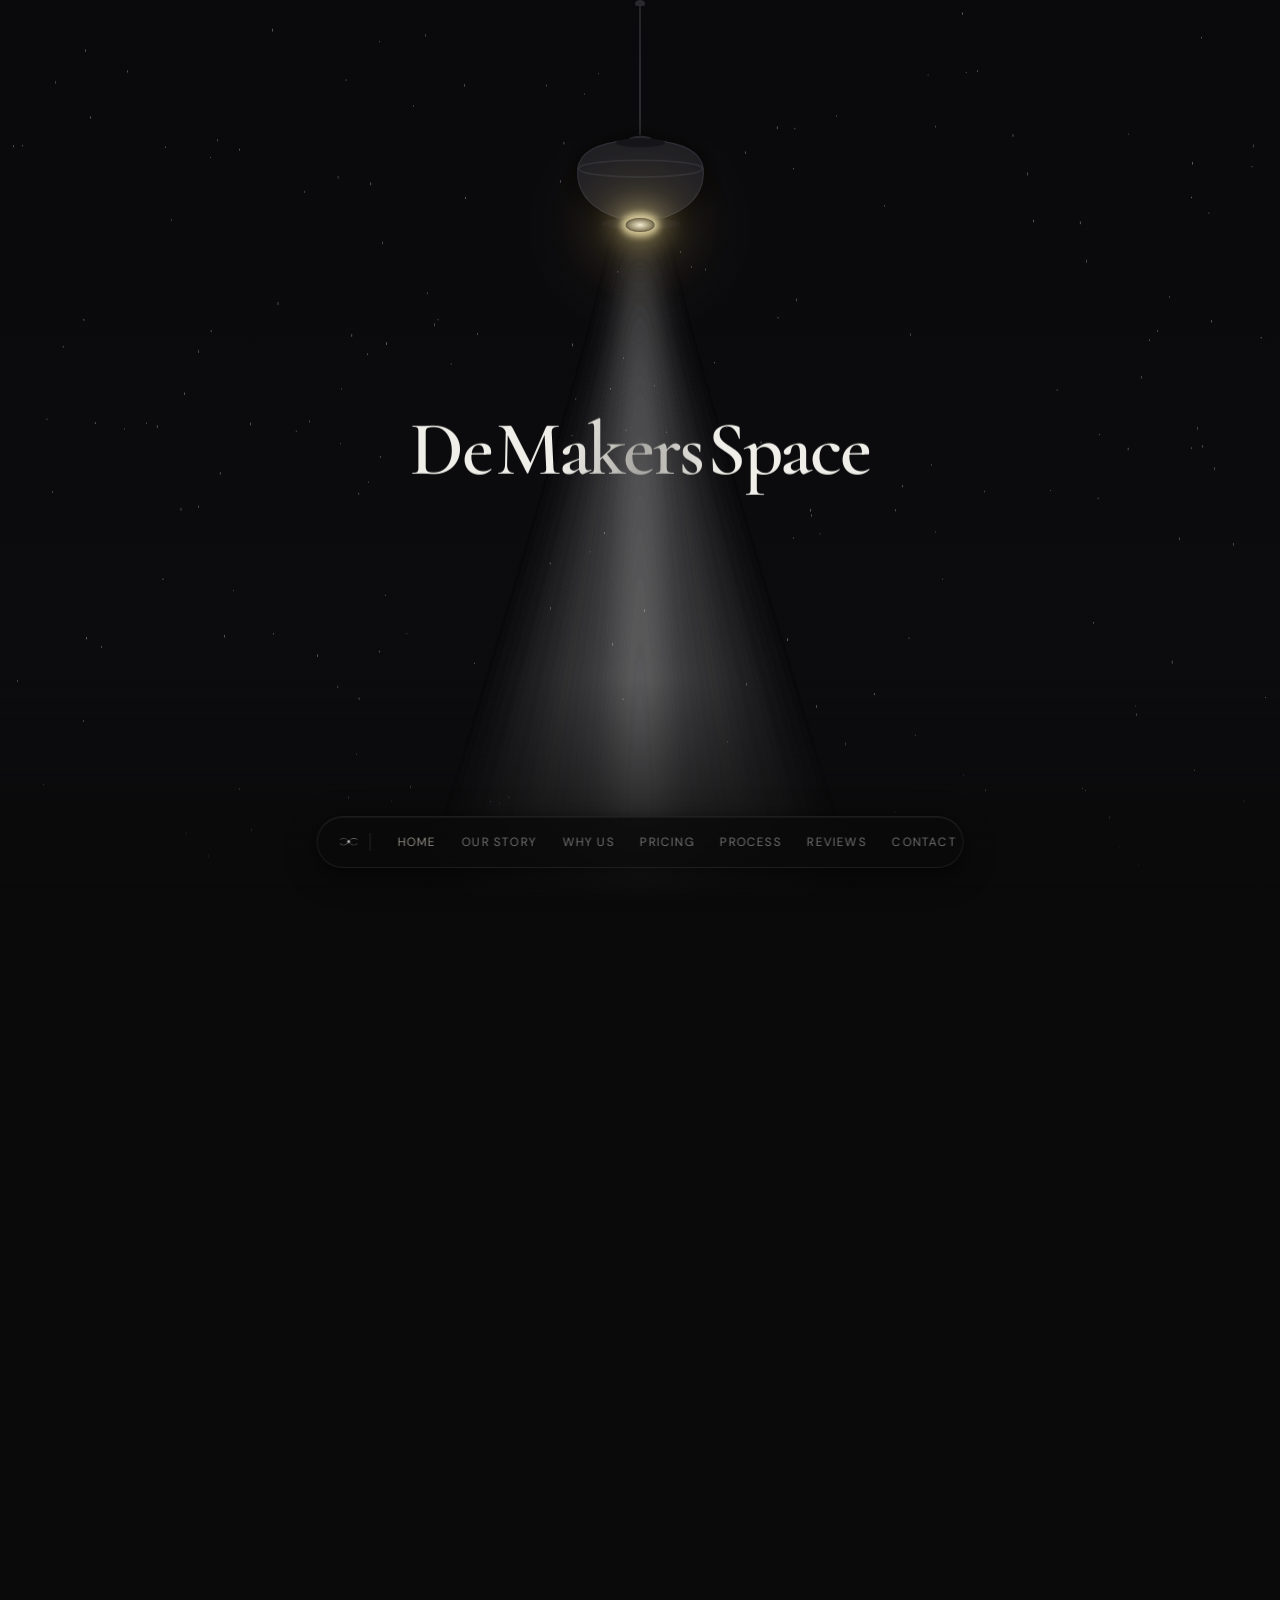
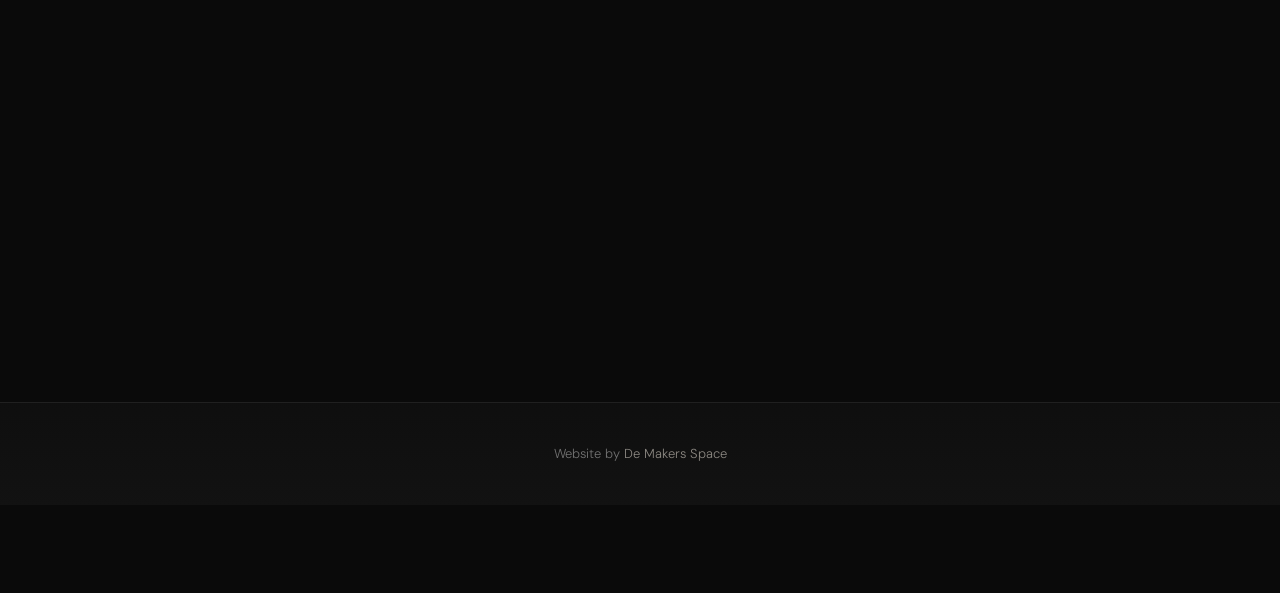
<file: index.html>
<!DOCTYPE html>
<html lang="en">
<head>
  <meta charset="UTF-8" />
  <meta name="viewport" content="width=device-width, initial-scale=1.0, viewport-fit=cover" />
  <title>De Makers Space — Custom Website Design Singapore</title>
  <meta name="description" content="De Makers Space is Singapore's boutique custom web design studio. Story-first, handcoded websites built to convert — for businesses ready to be seen. Get a free consultation." />
  <!-- ── SEO: Canonical & Indexing ── -->
  <link rel="canonical" href="https://demakersspace.com/" />
  <!-- ── SEO: Open Graph & Social Sharing ── -->
  <meta property="og:type" content="website" />
  <meta property="og:site_name" content="De Makers Space" />
  <meta property="og:url" content="https://demakersspace.com/" />
  <meta property="og:title" content="De Makers Space — Custom Website Design Singapore" />
  <meta property="og:description" content="Singapore's boutique web design studio. Story-first, handcoded websites built to convert — for businesses ready to be seen." />
  <meta property="og:image" content="https://demakersspace.com/assets/DMS_Logo.png" />
  <meta property="og:image:alt" content="De Makers Space — Custom Website Design Singapore" />
  <meta property="og:locale" content="en_SG" />
  <meta name="twitter:card" content="summary_large_image" />
  <meta name="twitter:title" content="De Makers Space — Custom Website Design Singapore" />
  <meta name="twitter:description" content="Singapore's boutique web design studio. Story-first, handcoded websites built to convert." />
  <meta name="twitter:image" content="https://demakersspace.com/assets/DMS_Logo.png" />
  <!-- ── Favicon ── -->
  <link rel="icon" href="assets/DMS_Logo.png" type="image/png" />
  <link rel="apple-touch-icon" href="assets/DMS_Logo.png" />
  <!-- ── AEO: Entity & Author Signals ── -->
  <meta name="author" content="De Makers Space" />
  <link rel="me" href="https://www.instagram.com/de.makers.space/" />
  <!-- ── SEO: Local & Geo Signals ── -->
  <meta name="geo.region" content="SG" />
  <meta name="geo.placename" content="Singapore" />
  <meta name="geo.position" content="1.3850;103.7447" />
  <!-- ── SEO: Google Search Console Verification ── -->
  <!-- <meta name="google-site-verification" content="REPLACE_WITH_YOUR_VERIFICATION_CODE" /> -->
  <!-- ── SEO: hreflang ── -->
  <link rel="alternate" hreflang="en-SG" href="https://demakersspace.com/" />
  <link rel="alternate" hreflang="x-default" href="https://demakersspace.com/" />
  <!-- ── Performance: Resource Hints ── -->
  <link rel="preconnect" href="https://fonts.googleapis.com" />
  <link rel="preconnect" href="https://fonts.gstatic.com" crossorigin />
  <link rel="dns-prefetch" href="https://www.google-analytics.com" />
  <link rel="preload" href="assets/DMS_Logo.webp" as="image" fetchpriority="high" />
  <!-- ── Fonts ── -->
  <link rel="stylesheet" href="https://fonts.googleapis.com/css2?family=Cormorant+Garamond:ital,wght@0,300;0,400;0,600;1,300;1,400&family=DM+Sans:wght@300;400;500&display=swap" />
  <!-- ── Styles ── -->
  <link rel="stylesheet" href="global.css" />
  <link rel="stylesheet" href="index.css" />
  <!-- ── AEO: FAQ Schema ── -->
  <script type="application/ld+json">
  {
    "@context": "https://schema.org",
    "@type": "FAQPage",
    "mainEntity": [
      {
        "@type": "Question",
        "name": "What does De Makers Space do?",
        "acceptedAnswer": {
          "@type": "Answer",
          "text": "De Makers Space is a story-driven web design studio that builds fully custom websites for businesses of all sizes and industries. Based in Singapore and serving clients worldwide, every website starts from a blank canvas — no templates — designed to feel completely and unmistakably like the business it represents."
        }
      },
      {
        "@type": "Question",
        "name": "Who is De Makers Space for?",
        "acceptedAnswer": {
          "@type": "Answer",
          "text": "De Makers Space works with businesses of any size, in any industry, worldwide. From food businesses and hair salons to medical clinics and professional services — if your business has a story worth telling, De Makers Space can help you tell it online."
        }
      },
      {
        "@type": "Question",
        "name": "Where is De Makers Space based?",
        "acceptedAnswer": {
          "@type": "Answer",
          "text": "De Makers Space is based in Singapore and works with clients worldwide. All collaboration happens remotely, so your location is never a barrier to getting a custom website that feels completely and unmistakably yours."
        }
      },
      {
        "@type": "Question",
        "name": "What makes De Makers Space different from other web design studios?",
        "acceptedAnswer": {
          "@type": "Answer",
          "text": "De Makers Space starts every project by understanding your brand story — not by choosing a template. Every website is handcoded from a blank canvas in pure HTML, CSS, and JavaScript for speed and precision. Beyond launch, De Makers Space stays on as a long-term ally, supporting updates, refreshes, and growth as your business evolves."
        }
      }
    ]
  }
  </script>
  <!-- ── SEO: Schema Markup — DOMAIN PLACEHOLDER: replace demakersspace.com with actual domain ── -->
  <script type="application/ld+json">
  {
    "@context": "https://schema.org",
    "@graph": [
      {
        "@type": "BreadcrumbList",
        "itemListElement": [
          {
            "@type": "ListItem",
            "position": 1,
            "name": "Home",
            "item": "https://demakersspace.com/"
          }
        ]
      },
      {
        "@type": "WebSite",
        "@id": "https://demakersspace.com/#website",
        "name": "De Makers Space",
        "url": "https://demakersspace.com",
        "description": "Singapore's boutique custom web design studio. Story-first, handcoded websites that convert — for businesses ready to own their story online.",
        "potentialAction": {
          "@type": "SearchAction",
          "target": "https://demakersspace.com/contact.html",
          "query-input": "required name=search_term_string"
        }
      },
      {
        "@type": "ProfessionalService",
        "@id": "https://demakersspace.com/#business",
        "name": "De Makers Space",
        "url": "https://demakersspace.com",
        "logo": "https://demakersspace.com/assets/DMS_Logo.png",
        "image": "https://demakersspace.com/assets/DMS_Logo.png",
        "description": "De Makers Space is a story-driven web design studio based in Singapore, helping businesses of all sizes and industries worldwide build custom websites that feel completely, unmistakably theirs — creating the personal touch and warmth that turns visitors into clients who trust them.",
        "slogan": "Every business has a story worth telling.",
        "serviceType": "Custom Web Design and Development",
        "foundingLocation": "Singapore",
        "address": {
          "@type": "PostalAddress",
          "addressLocality": "Choa Chu Kang",
          "addressRegion": "Singapore",
          "postalCode": "",
          "addressCountry": "SG"
        },
        "geo": {
          "@type": "GeoCoordinates",
          "latitude": 1.3850,
          "longitude": 103.7447
        },
        "telephone": "",
        "email": "DeMakersSpace@gmail.com",
        "priceRange": "$$",
        "currenciesAccepted": "SGD",
        "paymentAccepted": "Bank Transfer",
        "areaServed": "Worldwide",
        "sameAs": [
          "https://www.instagram.com/de.makers.space/"
        ],
        "hasOfferCatalog": {
          "@type": "OfferCatalog",
          "name": "Web Design Packages",
          "itemListElement": [
            {
              "@type": "Offer",
              "itemOffered": {
                "@type": "Service",
                "name": "Starter Website Package",
                "description": "3–5 custom-designed pages, mobile-responsive, contact form, Google Search Console setup, basic on-page SEO foundation, 2 revision rounds, domain and hosting first year"
              },
              "price": "1200",
              "priceCurrency": "SGD"
            },
            {
              "@type": "Offer",
              "itemOffered": {
                "@type": "Service",
                "name": "Full Brand Website Package",
                "description": "6–10+ custom-designed pages, custom animations and brand system integration, advanced SEO foundation, Google Analytics, 60-day post-launch support, domain and hosting first year"
              },
              "price": "2800",
              "priceCurrency": "SGD"
            },
            {
              "@type": "Offer",
              "itemOffered": {
                "@type": "Service",
                "name": "Website Redesign Package",
                "description": "Honest audit of existing website, refresh or full rebuild decided together, content migration, SEO signal preservation, mobile-responsive redesign, 30-day post-launch support"
              },
              "price": "900",
              "priceCurrency": "SGD"
            }
          ]
        }
      }
    ]
  }
  </script>
</head>
<body>
  <a href="#main-content" class="skip-link">Skip to main content</a>

  <!-- ── Pill Navigation ── -->
  <nav class="pill-nav" aria-label="Main navigation">
    <a href="index.html" class="pill-nav-logo">
      <picture>
        <source srcset="assets/DMS_Logo.webp" type="image/webp" />
        <img src="assets/DMS_Logo.png" alt="De Makers Space — Singapore Web Design Studio" fetchpriority="high" loading="eager" decoding="async" />
      </picture>
    </a>
    <div class="pill-nav-links">
      <a href="index.html"    class="pill-nav-link">Home</a>
      <a href="story.html"    class="pill-nav-link">Our Story</a>
      <a href="why-us.html"    class="pill-nav-link">Why Us</a>
      <a href="pricing.html"  class="pill-nav-link">Pricing</a>
      <a href="process.html"  class="pill-nav-link">Process</a>
      <a href="reviews.html"  class="pill-nav-link">Reviews</a>
      <a href="contact.html"  class="pill-nav-link">Contact</a>
    </div>
    <button class="pill-nav-hamburger" aria-label="Open menu">
      <span></span><span></span><span></span>
    </button>
  </nav>

  <!-- ── Mobile menu ── -->
  <div class="mobile-menu" role="dialog" aria-modal="true" aria-label="Navigation menu">
    <button class="mobile-menu-close" aria-label="Close menu">×</button>
    <nav class="mobile-menu-links">
      <a href="index.html"    class="mobile-menu-link">Home</a>
      <a href="story.html"    class="mobile-menu-link">Our Story</a>
      <a href="why-us.html"    class="mobile-menu-link">Why Us</a>
      <a href="pricing.html"  class="mobile-menu-link">Pricing</a>
      <a href="process.html"  class="mobile-menu-link">Process</a>
      <a href="reviews.html"  class="mobile-menu-link">Reviews</a>
      <a href="contact.html"  class="mobile-menu-link">Contact</a>
    </nav>
  </div>

  <!-- ══════════════════════════════════════════
       PARTICLE HERO — Scroll expansion root
  ═══════════════════════════════════════════ -->
  <div class="sxr" id="sxr">
    <div class="sxr-bg" aria-hidden="true"></div>
    <div class="sxr-frame">

      <!-- Card that collapses on scroll -->
      <div class="sxr-card" id="sxrCard">
        <section class="particle-hero" aria-label="De Makers Space hero">
          <div class="spotlight-wrapper" aria-hidden="true">
            <div class="spotlight-beam"></div>
            <div class="spotlight-beam"></div>
            <div class="spotlight-beam"></div>
          </div>
          <canvas id="particleCanvas" class="particle-canvas" aria-hidden="true"></canvas>
          <div class="accent-lines" aria-hidden="true">
            <div class="accent-h-line" style="top:6em"></div>
            <div class="accent-h-line" style="top:11em"></div>
            <div class="accent-h-line" style="top:16em"></div>
            <div class="accent-h-line" style="top:24em"></div>
            <div class="accent-h-line" style="top:29em"></div>
            <div class="accent-v-line" style="left:calc(50% - 24em)"></div>
            <div class="accent-v-line" style="left:calc(50% - 34em)"></div>
            <div class="accent-v-line" style="right:calc(50% - 24em);left:auto"></div>
            <div class="accent-v-line" style="right:calc(50% - 34em);left:auto"></div>
          </div>
          <header class="hero-header">
            <div
              class="hanging-lamp"
              role="button"
              tabindex="0"
              id="goldToggle"
              title="Toggle light mode"
              aria-pressed="false"
              aria-label="Toggle light mode"
            >
              <div class="lamp-cord"></div>
              <div class="lamp-fixture">
                <svg class="lamp-shade-svg" viewBox="0 0 100 68" fill="none" xmlns="http://www.w3.org/2000/svg" aria-hidden="true">
                  <!-- Top collar / cap -->
                  <ellipse cx="50" cy="3.5" rx="8" ry="3" fill="#252529"/>
                  <!-- Main dome shade body -->
                  <path d="M42 3.5 Q11 6 9 22 Q7 50 50 58 Q93 50 91 22 Q89 6 58 3.5 Z" fill="#1e1e23" stroke="#2d2d35" stroke-width="0.8"/>
                  <!-- Outer rim edge highlight -->
                  <ellipse cx="50" cy="22" rx="40.5" ry="5.5" fill="none" stroke="#34343c" stroke-width="1.1" opacity="0.7"/>
                  <!-- Inner top shadow (depth inside shade) -->
                  <ellipse cx="50" cy="5" rx="16" ry="3" fill="#131319"/>
                  <!-- Bottom opening -->
                  <ellipse cx="50" cy="58" rx="26" ry="4" fill="#0c0c11"/>
                </svg>
                <div class="lamp-bulb" aria-hidden="true"></div>
              </div>
            </div>
          </header>
        </section>
      </div>

      <!-- Titles that split apart -->
      <div class="sxr-titles" role="heading" aria-level="1" aria-label="De Makers Space — Custom Website Design Singapore">
        <span class="sxr-title-l" id="titleLeft">De</span>
        <span class="sxr-title-m" id="titleMiddle">Makers</span>
        <span class="sxr-title-r" id="titleRight">Space</span>
      </div>

      <!-- Labels below card -->
      <div class="sxr-labels" id="sxrLabels" aria-hidden="true">
        <span class="sxr-label-l" id="labelL">Creative Studio</span>
        <span class="sxr-label-r" id="labelR">Scroll to expand ↑</span>
      </div>

      <!-- Scroll hint -->
      <div class="sxr-scroll-down" id="scrollDown" aria-hidden="true">
        <span>scroll</span>
        <div class="sxr-scroll-down-arrow"></div>
      </div>

    </div>
  </div>

  <!-- ══════════════════════════════════════════
       SITE CONTENT — Digital Serenity effect
  ═══════════════════════════════════════════ -->
  <main class="site-content" id="main-content">

    <!-- Top label -->
      <div class="ds-label-row">
        <p class="ds-label">
          <span class="word-animate" data-delay="0">Your</span>
          <span class="word-animate" data-delay="200">creative</span>
          <span class="word-animate" data-delay="400">ally.</span>
        </p>
        <div class="ds-rule"></div>
      </div>

    <!-- ── Lamp background ── -->
    <div class="lamp-bg" aria-hidden="true">
      <div class="lamp-beams">
        <div class="lamp-conic lamp-conic--left">
          <div class="lamp-mask lamp-mask--bottom"></div>
          <div class="lamp-mask lamp-mask--left-side"></div>
        </div>
        <div class="lamp-conic lamp-conic--right">
          <div class="lamp-mask lamp-mask--bottom"></div>
          <div class="lamp-mask lamp-mask--right-side"></div>
        </div>
        <div class="lamp-blur-bar"></div>
        <div class="lamp-orb-outer"></div>
        <div class="lamp-orb-inner"></div>
        <div class="lamp-line"></div>
        <div class="lamp-cover"></div>
      </div>
    </div>

    <!-- SVG grid overlay -->
    <svg class="ds-grid" xmlns="http://www.w3.org/2000/svg" aria-hidden="true">
      <defs>
        <pattern id="dsGrid" width="60" height="60" patternUnits="userSpaceOnUse">
          <path d="M 60 0 L 0 0 0 60" fill="none" stroke="rgba(100,116,139,0.1)" stroke-width="0.5"/>
        </pattern>
      </defs>
      <rect width="100%" height="100%" fill="url(#dsGrid)" />
      <line x1="0" y1="20%" x2="100%" y2="20%" class="ds-grid-line" style="animation-delay:0.5s"/>
      <line x1="0" y1="80%" x2="100%" y2="80%" class="ds-grid-line" style="animation-delay:1s"/>
      <line x1="20%" y1="0" x2="20%" y2="100%" class="ds-grid-line" style="animation-delay:1.5s"/>
      <line x1="80%" y1="0" x2="80%" y2="100%" class="ds-grid-line" style="animation-delay:2s"/>
      <line x1="50%" y1="0" x2="50%" y2="100%" class="ds-grid-line" style="animation-delay:2.5s;opacity:0.05"/>
      <line x1="0" y1="50%" x2="100%" y2="50%" class="ds-grid-line" style="animation-delay:3s;opacity:0.05"/>
      <circle cx="20%" cy="20%" r="2" class="ds-dot" style="animation-delay:3s"/>
      <circle cx="80%" cy="20%" r="2" class="ds-dot" style="animation-delay:3.2s"/>
      <circle cx="20%" cy="80%" r="2" class="ds-dot" style="animation-delay:3.4s"/>
      <circle cx="80%" cy="80%" r="2" class="ds-dot" style="animation-delay:3.6s"/>
      <circle cx="50%" cy="50%" r="1.5" class="ds-dot" style="animation-delay:4s"/>
    </svg>

    <!-- Corner decorations -->
    <div class="ds-corner ds-corner--tl" aria-hidden="true" style="animation-delay:4s">  <div class="ds-corner-dot"></div></div>
    <div class="ds-corner ds-corner--tr" aria-hidden="true" style="animation-delay:4.2s"><div class="ds-corner-dot ds-corner-dot--tr"></div></div>
    <div class="ds-corner ds-corner--bl" aria-hidden="true" style="animation-delay:4.4s"><div class="ds-corner-dot ds-corner-dot--bl"></div></div>
    <div class="ds-corner ds-corner--br" aria-hidden="true" style="animation-delay:4.6s"><div class="ds-corner-dot ds-corner-dot--br"></div></div>

    <!-- Floating particles -->
    <div class="ds-float" aria-hidden="true" style="top:25%;left:15%;animation-delay:0.5s"></div>
    <div class="ds-float" aria-hidden="true" style="top:60%;left:85%;animation-delay:1s"></div>
    <div class="ds-float" aria-hidden="true" style="top:40%;left:10%;animation-delay:1.5s"></div>
    <div class="ds-float" aria-hidden="true" style="top:75%;left:90%;animation-delay:2s"></div>

    <!-- Main content -->
    <div class="content-inner" style="position:relative;z-index:10">

      <!-- Main heading -->
      <h2 class="content-heading ds-heading">
        <span class="word-animate" data-delay="700">Your</span>
        <span class="word-animate" data-delay="900">ally</span>
        <span class="word-animate" data-delay="1100">through</span>
        <br />
        <span class="word-animate" data-delay="1300">thick</span>
        <span class="word-animate" data-delay="1500">and</span>
        <span class="word-animate ds-italic" data-delay="1700">thin.</span>
      </h2>

      <!-- Side accent lines -->
      <div class="ds-side-line ds-side-line--l"></div>
      <div class="ds-side-line ds-side-line--r"></div>

      <!-- AEO: About this business — factual description for AI engines and human readers -->
      <p class="content-body">
        <span class="word-animate" data-delay="2000">A</span>
        <span class="word-animate" data-delay="2100">Singapore-based</span>
        <span class="word-animate" data-delay="2200">story-driven</span>
        <span class="word-animate" data-delay="2300">web</span>
        <span class="word-animate" data-delay="2400">design</span>
        <span class="word-animate" data-delay="2500">studio,</span>
        <span class="word-animate" data-delay="2600">helping</span>
        <span class="word-animate" data-delay="2700">businesses</span>
        <span class="word-animate" data-delay="2800">of</span>
        <span class="word-animate" data-delay="2900">all</span>
        <span class="word-animate" data-delay="3000">sizes</span>
        <span class="word-animate" data-delay="3100">and</span>
        <span class="word-animate" data-delay="3200">industries</span>
        <span class="word-animate" data-delay="3300">worldwide</span>
        <span class="word-animate" data-delay="3400">grow</span>
        <span class="word-animate" data-delay="3500">through</span>
        <span class="word-animate" data-delay="3600">custom</span>
        <span class="word-animate" data-delay="3700">websites</span>
        <span class="word-animate" data-delay="3800">—</span>
        <span class="word-animate" data-delay="3900">built</span>
        <span class="word-animate" data-delay="4000">from</span>
        <span class="word-animate" data-delay="4100">a</span>
        <span class="word-animate" data-delay="4200">blank</span>
        <span class="word-animate" data-delay="4300">canvas,</span>
        <span class="word-animate" data-delay="4400">no</span>
        <span class="word-animate" data-delay="4500">templates</span>
        <span class="word-animate" data-delay="4600">—</span>
        <span class="word-animate" data-delay="4700">that</span>
        <span class="word-animate" data-delay="4800">feel</span>
        <span class="word-animate" data-delay="4900">completely,</span>
        <span class="word-animate" data-delay="5000">unmistakably</span>
        <span class="word-animate" data-delay="5100">theirs.</span>
      </p>

      <!-- Lever switch — Learn more about us -->
      <div class="lever-switch-section" style="opacity:0;animation:ds-word-appear 1s ease-out forwards;animation-delay:3.6s">
        <span class="lever-switch-label">Learn more about us</span>
        <div class="lever-switch-row">
          <div class="lever-wrap">
            <input type="checkbox" id="learnMoreToggle" class="lever-input" />
            <label for="learnMoreToggle" class="lever" aria-label="Learn more about us, flip to explore our story">
              <div class="lever-arm">
                <div class="lever-eraser"></div>
                <div class="lever-ferrule"></div>
                <div class="lever-body"></div>
                <div class="lever-cone"></div>
                <div class="lever-graphite"></div>
              </div>
              <div class="lever-base">
                <div class="lever-slot"></div>
              </div>
            </label>
          </div>
          <span class="lever-switch-hint">flip to explore →</span>
        </div>
      </div>

      <!-- Testimonials -->
      <div class="testimonials">
        <div class="testimonials-header" style="opacity:0;animation:ds-word-appear 1s ease-out forwards;animation-delay:3.2s">
          <p class="ds-label" style="text-align:left">From our partners</p>
          <div class="ds-rule" style="margin:0.75rem 0 0"></div>
        </div>
        <div class="testimonials-quotes">
          <p class="testimonials-quote is-active">"They didn't just build my website — they truly listened, brought great ideas to the table, and made me feel supported every step of the way."</p>
          <p class="testimonials-quote">"Working with De Makers Space felt like having a creative partner who genuinely cared about my small business. They captured the heart of I've Got Bakes in a way I couldn't have done on my own."</p>
          <p class="testimonials-quote">"De Makers Space redesigned our website with a clear, intuitive process that balanced two partners' visions, captured our brand's essence, and delivered a site that's both visually stunning and fully functional — complete with a product page for online sales and live Google Reviews integration — and we couldn't recommend Darryl and Devan more highly."</p>
        </div>

        <div class="testimonials-row">
          <div class="testimonials-avatars">
            <button class="testimonials-avatar is-active" data-index="0" aria-label="Kremi">
              <picture>
                <source srcset="assets/kremi_logo_red.webp" type="image/webp" />
                <img src="assets/kremi_logo_red.png" alt="Kremi logo" loading="lazy" decoding="async" />
              </picture>
            </button>
            <button class="testimonials-avatar" data-index="1" aria-label="Enqi">
              <picture>
                <source srcset="assets/IveGotBakes Logo.webp" type="image/webp" />
                <img src="assets/IveGotBakes Logo.png" alt="IveGotBakes logo" loading="lazy" decoding="async" />
              </picture>
            </button>
            <button class="testimonials-avatar" data-index="2" aria-label="Levin & Sufyan">
              <picture>
                <source srcset="assets/EHS Logo.webp" type="image/webp" />
                <img src="assets/EHS Logo.PNG" alt="Elevation Hair Studio logo" loading="lazy" decoding="async" />
              </picture>
            </button>
          </div>

          <div class="testimonials-sep" aria-hidden="true"></div>

          <div class="testimonials-meta">
            <div class="testimonials-author is-active">
              <span class="testimonials-name">Lia</span>
              <span class="testimonials-role">Co-Founder of Kremi.Sg
              </span>
            </div>
            <div class="testimonials-author">
              <span class="testimonials-name">Enqi</span>
              <span class="testimonials-role">Founder of IveGotBakes</span>
            </div>
            <div class="testimonials-author">
              <span class="testimonials-name">Levin & Sufyan</span>
              <span class="testimonials-role">Founder of Elevation Hair Studio</span>
            </div>
          </div>
        </div>
      </div>
    </div>

    <!-- Mouse-follow gradient -->
    <div id="dsMouseGradient" class="ds-mouse-gradient" aria-hidden="true"></div>

    <!-- Click ripples rendered by JS -->
    <div id="dsRippleContainer" aria-hidden="true"></div>

  </main>

  <!-- ── Footer ── -->
  <footer class="site-footer">
    <p>Website by <a href="https://www.instagram.com/de.makers.space/" target="_blank" rel="noopener noreferrer">De Makers Space</a></p>
  </footer>

  <script src="global.js" defer></script>
  <script src="index.js" defer></script>
</body>
</html>
</file>
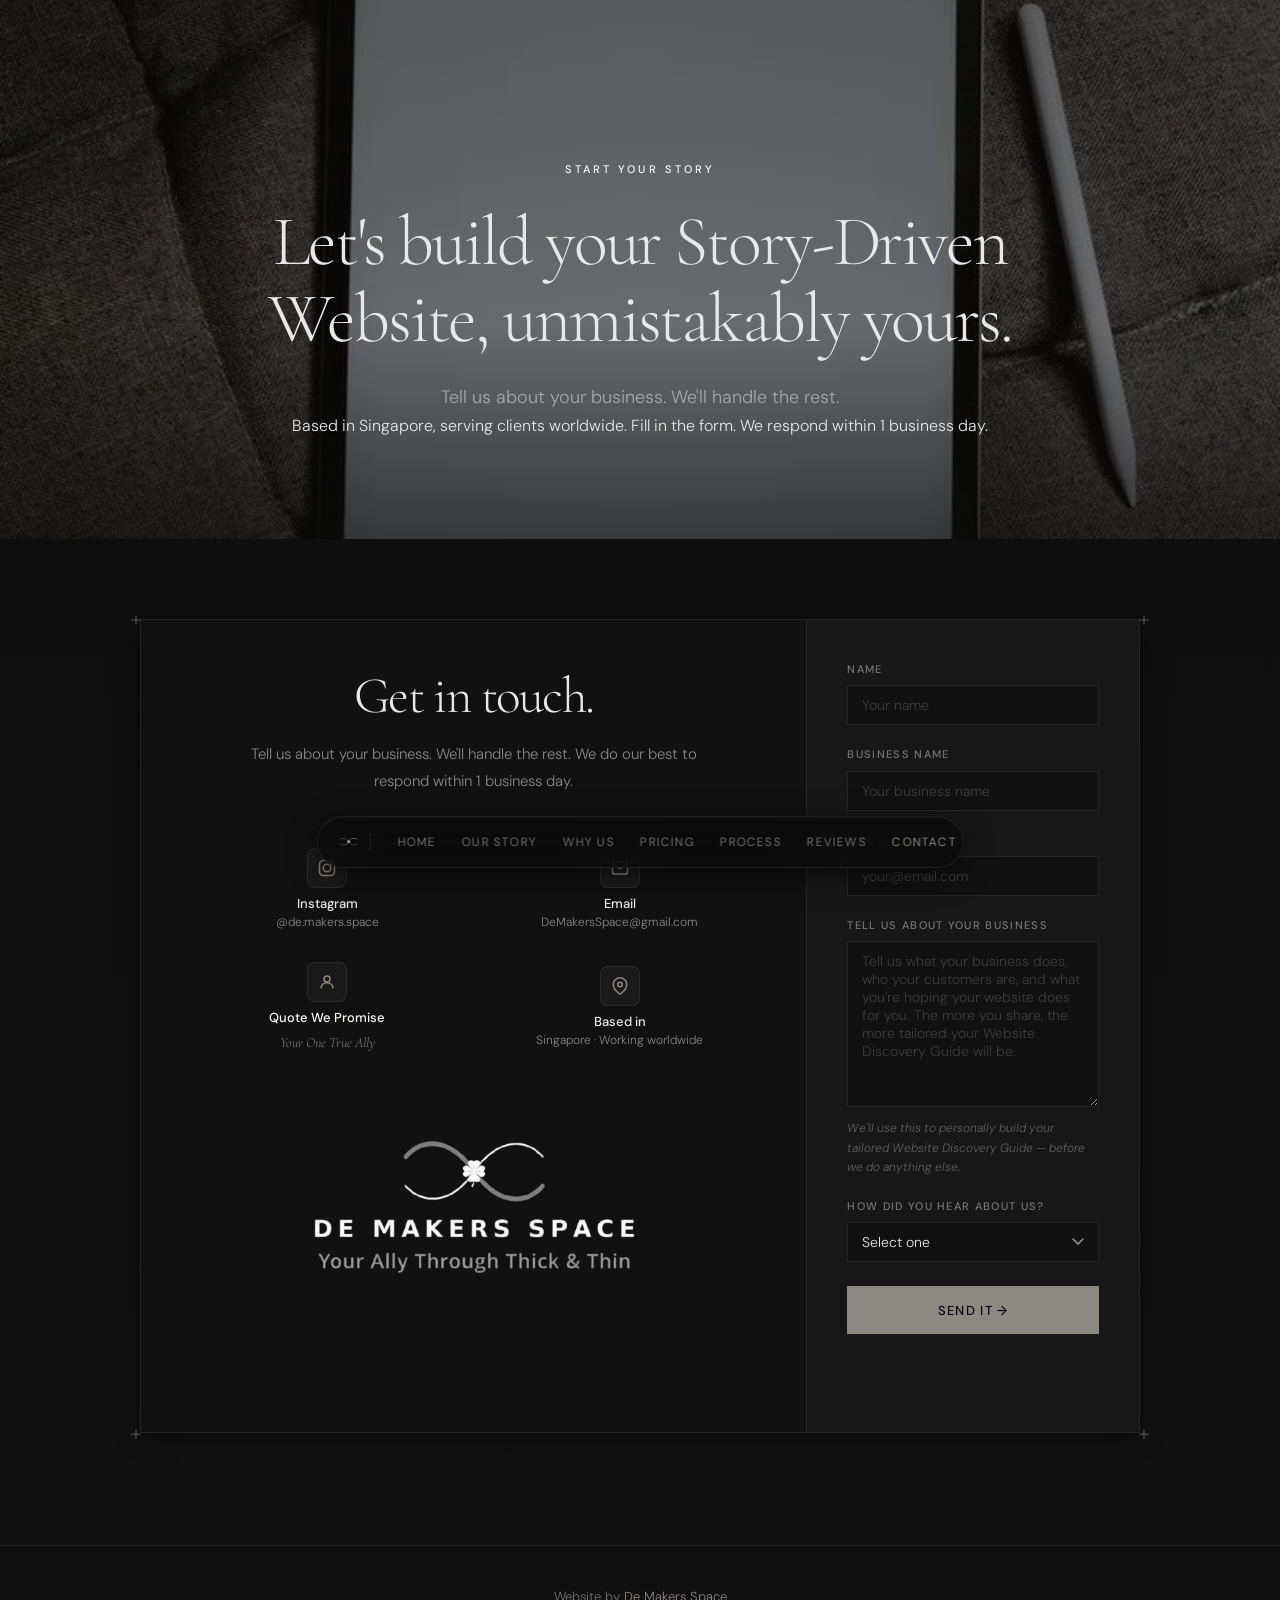
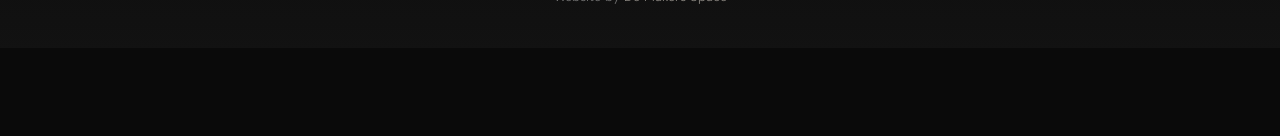
<file: contact.html>
<!DOCTYPE html>
<html lang="en">
<head>
  <meta charset="UTF-8" />
  <meta name="viewport" content="width=device-width, initial-scale=1.0, viewport-fit=cover" />
  <title>Contact | Hire a Web Designer Singapore | De Makers Space</title>
  <meta name="description" content="Ready to build your Singapore website? Contact De Makers Space. Fill in our quick form and we'll respond within 1 business day. Free first consultation." />
  <!-- ── SEO: Canonical & Indexing ── -->
  <link rel="canonical" href="https://demakersspace.com/contact.html" />
  <!-- ── SEO: Open Graph & Social Sharing ── -->
  <meta property="og:type" content="website" />
  <meta property="og:site_name" content="De Makers Space" />
  <meta property="og:url" content="https://demakersspace.com/contact.html" />
  <meta property="og:title" content="Contact | Hire a Web Designer Singapore | De Makers Space" />
  <meta property="og:description" content="Ready to build your website? Get in touch with De Makers Space. We respond within 1 business day." />
  <meta property="og:image" content="https://demakersspace.com/assets/DMS_Logo.png" />
  <meta property="og:image:alt" content="Contact De Makers Space — Singapore Web Design Studio" />
  <meta property="og:locale" content="en_SG" />
  <meta name="twitter:card" content="summary_large_image" />
  <meta name="twitter:title" content="Contact De Makers Space | Web Designer Singapore" />
  <meta name="twitter:description" content="Ready to build your website? Get in touch — we respond within 1 business day." />
  <meta name="twitter:image" content="https://demakersspace.com/assets/DMS_Logo.png" />
  <!-- ── Favicon ── -->
  <link rel="icon" href="assets/DMS_Logo.png" type="image/png" />
  <link rel="apple-touch-icon" href="assets/DMS_Logo.png" />
  <!-- ── AEO: Entity & Author Signals ── -->
  <meta name="author" content="De Makers Space" />
  <link rel="me" href="https://www.instagram.com/de.makers.space/" />
  <!-- ── SEO: Local & Geo Signals ── -->
  <meta name="geo.region" content="SG" />
  <meta name="geo.placename" content="Singapore" />
  <meta name="geo.position" content="1.3850;103.7447" />
  <!-- ── SEO: Google Search Console Verification ── -->
  <!-- <meta name="google-site-verification" content="REPLACE_WITH_YOUR_VERIFICATION_CODE" /> -->
  <!-- ── SEO: hreflang ── -->
  <link rel="alternate" hreflang="en-SG" href="https://demakersspace.com/contact.html" />
  <link rel="alternate" hreflang="x-default" href="https://demakersspace.com/contact.html" />
  <!-- ── Performance: Resource Hints ── -->
  <link rel="preconnect" href="https://fonts.googleapis.com" />
  <link rel="preconnect" href="https://fonts.gstatic.com" crossorigin />
  <link rel="dns-prefetch" href="https://www.google-analytics.com" />
  <link rel="preload" href="assets/DMS_Logo.webp" as="image" fetchpriority="high" />
  <link rel="preload" href="assets/ContactUsBackgroundHeroSection.webp" as="image" />
  <link rel="dns-prefetch" href="https://api.web3forms.com" />
  <!-- ── Fonts ── -->
  <link rel="stylesheet" href="https://fonts.googleapis.com/css2?family=Cormorant+Garamond:ital,wght@0,300;0,400;0,600;1,300;1,400&family=DM+Sans:wght@300;400;500&display=swap" />
  <!-- ── Styles ── -->
  <link rel="stylesheet" href="global.css" />
  <link rel="stylesheet" href="contact.css" />
  <!-- ── AEO: FAQ Schema ── -->
  <script type="application/ld+json">
  {
    "@context": "https://schema.org",
    "@type": "FAQPage",
    "mainEntity": [
      {
        "@type": "Question",
        "name": "How do I contact De Makers Space?",
        "acceptedAnswer": {
          "@type": "Answer",
          "text": "You can contact De Makers Space by filling in the contact form on this page with your name, business name, email address, and a brief description of your project. You can also reach us via email at DeMakersSpace@gmail.com or on Instagram at @de.makers.space. De Makers Space responds to all enquiries within 1 business day."
        }
      },
      {
        "@type": "Question",
        "name": "How do I get started with De Makers Space?",
        "acceptedAnswer": {
          "@type": "Answer",
          "text": "Getting started with De Makers Space is simple: fill in the contact form on this page, tell us about your business, your goals, and what you're looking for in a website. De Makers Space will respond within 1 business day to arrange a discovery call — from there, the 7-step process begins."
        }
      },
      {
        "@type": "Question",
        "name": "How quickly does De Makers Space respond to enquiries?",
        "acceptedAnswer": {
          "@type": "Answer",
          "text": "De Makers Space responds to all enquiries within 1 business day. For faster responses, you can also reach out directly on Instagram at @de.makers.space."
        }
      }
    ]
  }
  </script>
  <!-- ── SEO: Schema Markup — DOMAIN PLACEHOLDER: replace demakersspace.com with actual domain ── -->
  <script type="application/ld+json">
  {
    "@context": "https://schema.org",
    "@graph": [
      {
        "@type": "WebSite",
        "@id": "https://demakersspace.com/#website",
        "name": "De Makers Space",
        "url": "https://demakersspace.com"
      },
      {
        "@type": "ProfessionalService",
        "@id": "https://demakersspace.com/#business",
        "name": "De Makers Space",
        "url": "https://demakersspace.com",
        "logo": "https://demakersspace.com/assets/DMS_Logo.png",
        "description": "Boutique custom web design studio based in Singapore, working with businesses worldwide. We build story-first, handcoded websites — no templates, built around your brand.",
        "address": {
          "@type": "PostalAddress",
          "addressLocality": "Choa Chu Kang",
          "addressRegion": "Singapore",
          "postalCode": "",
          "addressCountry": "SG"
        },
        "geo": {
          "@type": "GeoCoordinates",
          "latitude": 1.3850,
          "longitude": 103.7447
        },
        "telephone": "",
        "email": "DeMakersSpace@gmail.com",
        "priceRange": "$$",
        "currenciesAccepted": "SGD",
        "areaServed": "Worldwide",
        "sameAs": ["https://www.instagram.com/de.makers.space/"]
      },
      {
        "@type": "ContactPage",
        "@id": "https://demakersspace.com/contact.html",
        "url": "https://demakersspace.com/contact.html",
        "name": "Contact | Hire a Web Designer Singapore | De Makers Space",
        "description": "Get in touch with De Makers Space. Tell us about your Singapore business and we'll respond within 1 business day.",
        "contactOption": "TollFree",
        "areaServed": "Worldwide",
        "availableLanguage": "English"
      },
      {
        "@type": "BreadcrumbList",
        "itemListElement": [
          {
            "@type": "ListItem",
            "position": 1,
            "name": "Home",
            "item": "https://demakersspace.com/"
          },
          {
            "@type": "ListItem",
            "position": 2,
            "name": "Contact",
            "item": "https://demakersspace.com/contact.html"
          }
        ]
      }
    ]
  }
  </script>
</head>
<body>
  <a href="#main-content" class="skip-link">Skip to main content</a>

  <!-- ── Pill Navigation ── -->
  <nav class="pill-nav" aria-label="Main navigation">
    <a href="index.html" class="pill-nav-logo">
      <picture>
        <source srcset="assets/DMS_Logo.webp" type="image/webp" />
        <img src="assets/DMS_Logo.png" alt="De Makers Space — Singapore Web Design Studio" fetchpriority="high" loading="eager" decoding="async" />
      </picture>
    </a>
    <div class="pill-nav-links">
      <a href="index.html"    class="pill-nav-link">Home</a>
      <a href="story.html"    class="pill-nav-link">Our Story</a>
      <a href="why-us.html"    class="pill-nav-link">Why Us</a>
      <a href="pricing.html"  class="pill-nav-link">Pricing</a>
      <a href="process.html"  class="pill-nav-link">Process</a>
      <a href="reviews.html"  class="pill-nav-link">Reviews</a>
      <a href="contact.html"  class="pill-nav-link">Contact</a>
    </div>
    <button class="pill-nav-hamburger" aria-label="Open menu">
      <span></span><span></span><span></span>
    </button>
  </nav>

  <!-- ── Mobile menu ── -->
  <div class="mobile-menu" role="dialog" aria-modal="true" aria-label="Navigation menu">
    <button class="mobile-menu-close" aria-label="Close menu">×</button>
    <nav class="mobile-menu-links">
      <a href="index.html"    class="mobile-menu-link">Home</a>
      <a href="story.html"    class="mobile-menu-link">Our Story</a>
      <a href="why-us.html"    class="mobile-menu-link">Why Us</a>
      <a href="pricing.html"  class="mobile-menu-link">Pricing</a>
      <a href="process.html"  class="mobile-menu-link">Process</a>
      <a href="reviews.html"  class="mobile-menu-link">Reviews</a>
      <a href="contact.html"  class="mobile-menu-link">Contact</a>
    </nav>
  </div>

  <main id="main-content">

    <!-- ── Hero ── -->
    <section class="page-hero" aria-label="Contact De Makers Space">
      <p class="eyebrow page-hero-eyebrow">START YOUR STORY</p>
      <h1 class="page-hero-title">Let's build your Story-Driven Website, unmistakably yours.</h1>
      <p class="page-hero-subtitle">Tell us about your business. We'll handle the rest.</p>
      <!-- AEO: Citation-ready sentence + "get started" answer -->
      <p class="page-hero-about">
        Based in Singapore, serving clients worldwide. Fill in the form. We respond within 1 business day.
      </p>
    </section>

    <!-- ── Contact Card ── -->
    <section class="cc-section" aria-label="Contact form">
      <div class="cc-wrap scroll-reveal-item">

        <!-- Contact Card -->
        <div class="cc-card">

          <!-- Corner + markers -->
          <span class="cc-corner cc-corner--tl" aria-hidden="true">+</span>
          <span class="cc-corner cc-corner--tr" aria-hidden="true">+</span>
          <span class="cc-corner cc-corner--bl" aria-hidden="true">+</span>
          <span class="cc-corner cc-corner--br" aria-hidden="true">+</span>

          <!-- Left panel: title, description, contact info -->
          <div class="cc-info-panel">
            <div class="cc-info-content">
              <h2 class="cc-title">Get in touch.</h2>
              <p class="cc-description">Tell us about your business. We'll handle the rest. We do our best to respond within 1 business day.</p>

              <div class="cc-items">

                <div class="cc-item">
                  <div class="cc-icon-wrap" aria-hidden="true">
                    <svg width="18" height="18" viewBox="0 0 24 24" fill="none" stroke="currentColor" stroke-width="2" stroke-linecap="round" stroke-linejoin="round"><rect x="2" y="2" width="20" height="20" rx="5"/><circle cx="12" cy="12" r="5"/><circle cx="18" cy="6" r="1.5" fill="currentColor"/></svg>
                  </div>
                  <div>
                    <p class="cc-item-label">Instagram</p>
                    <p class="cc-item-value">
                      <a href="https://www.instagram.com/de.makers.space/" target="_blank" rel="noopener noreferrer">@de.makers.space</a>
                    </p>
                  </div>
                </div>

                <div class="cc-item">
                  <div class="cc-icon-wrap" aria-hidden="true">
                    <svg width="18" height="18" viewBox="0 0 24 24" fill="none" stroke="currentColor" stroke-width="2" stroke-linecap="round" stroke-linejoin="round"><path d="M4 4h16c1.1 0 2 .9 2 2v12c0 1.1-.9 2-2 2H4c-1.1 0-2-.9-2-2V6c0-1.1.9-2 2-2z"/><polyline points="22,6 12,13 2,6"/></svg>
                  </div>
                  <div>
                    <p class="cc-item-label">Email</p>
                    <p class="cc-item-value">
                      <a href="mailto:DeMakersSpace@gmail.com">DeMakersSpace@gmail.com</a>
                    </p>
                  </div>
                </div>

                <div class="cc-item cc-item--alley">
                  <div class="cc-icon-wrap" aria-hidden="true">
                    <svg width="18" height="18" viewBox="0 0 24 24" fill="none" stroke="currentColor" stroke-width="2" stroke-linecap="round" stroke-linejoin="round"><circle cx="12" cy="8" r="4"/><path d="M4 20c0-4 3.6-7 8-7s8 3 8 7"/></svg>
                  </div>
                  <p class="cc-alley-promise">Quote We Promise</p>
                  <p class="cc-alley-tagline">Your One True Ally</p>
                </div>

                <div class="cc-item">
                  <div class="cc-icon-wrap" aria-hidden="true">
                    <svg width="18" height="18" viewBox="0 0 24 24" fill="none" stroke="currentColor" stroke-width="2" stroke-linecap="round" stroke-linejoin="round"><path d="M21 10c0 7-9 13-9 13s-9-6-9-13a9 9 0 0 1 18 0z"/><circle cx="12" cy="10" r="3"/></svg>
                  </div>
                  <div>
                    <p class="cc-item-label">Based in</p>
                    <p class="cc-item-value">Singapore · Working worldwide</p>
                  </div>
                </div>

              </div>

              <picture>
                <source srcset="assets/DMS_Logo-removebg-preview.webp" type="image/webp" />
                <img
                  src="assets/DMS_Logo-removebg-preview.png"
                  alt="De Makers Space — Singapore Web Design Studio"
                  class="cc-brand-logo"
                  loading="lazy"
                  decoding="async"
                />
              </picture>
            </div>
          </div>

          <!-- Right panel: form -->
          <div class="cc-form-panel">

            <form class="contact-form" id="contactForm" method="POST" action="https://api.web3forms.com/submit" novalidate>
              <!-- Web3Forms config — access_key is injected dynamically by contact.js -->
              <input type="hidden" name="subject" value="New enquiry from De Makers Space website" />
              <input type="hidden" name="from_name" value="De Makers Space Contact Form" />
              <!-- Honeypot spam filter — must stay visually hidden -->
              <input type="checkbox" name="botcheck" style="display:none" tabindex="-1" aria-hidden="true" />
              <div class="form-field">
                <label class="form-label" for="name">Name</label>
                <input class="form-input" type="text" id="name" name="name" required placeholder="Your name" maxlength="100" autocomplete="name" aria-describedby="name-error" />
                <span class="form-error" id="name-error" aria-live="polite"></span>
              </div>
              <div class="form-field">
                <label class="form-label" for="business">Business Name</label>
                <input class="form-input" type="text" id="business" name="business" required placeholder="Your business name" maxlength="150" autocomplete="organization" aria-describedby="business-error" />
                <span class="form-error" id="business-error" aria-live="polite"></span>
              </div>
              <div class="form-field">
                <label class="form-label" for="email">Email</label>
                <input class="form-input" type="email" id="email" name="email" required placeholder="your@email.com" maxlength="254" autocomplete="email" aria-describedby="email-error" />
                <span class="form-error" id="email-error" aria-live="polite"></span>
              </div>
              <div class="form-field">
                <label class="form-label" for="message">Tell us about your business</label>
                <textarea class="form-input form-textarea" id="message" name="message" rows="8" required placeholder="Tell us what your business does, who your customers are, and what you're hoping your website does for you. The more you share, the more tailored your Website Discovery Guide will be." maxlength="3000" autocomplete="off" aria-describedby="message-error" aria-label="Tell us about your business"></textarea>
                <p class="form-field-note">We'll use this to personally build your tailored Website Discovery Guide — before we do anything else.</p>
                <span class="form-error" id="message-error" aria-live="polite"></span>
              </div>
              <div class="form-field">
                <label class="form-label" for="source">How did you hear about us?</label>
                <select class="form-input form-select" id="source" name="source">
                  <option value="" disabled selected>Select one</option>
                  <option value="instagram">Instagram</option>
                  <option value="referral">Referral</option>
                  <option value="google">Google</option>
                  <option value="other">Other</option>
                </select>
              </div>
              <button class="form-submit" type="submit">Send it →</button>
              <span class="form-submit-error" aria-live="polite"></span>
            </form>

            <!-- Success state -->
            <div class="contact-success" id="contactSuccess" aria-live="polite" hidden>
              <h2 class="success-heading">We've got your message.</h2>
              <p class="success-body">We'll be in touch shortly.</p>
            </div>

          </div>
        </div>
      </div>
    </section>

  </main>

  <!-- ── Footer ── -->
  <footer class="site-footer">
    <p>Website by <a href="https://www.instagram.com/de.makers.space/" target="_blank" rel="noopener noreferrer">De Makers Space</a></p>
  </footer>

  <script src="global.js" defer></script>
  <script src="contact.js" defer></script>
</body>
</html>
</file>
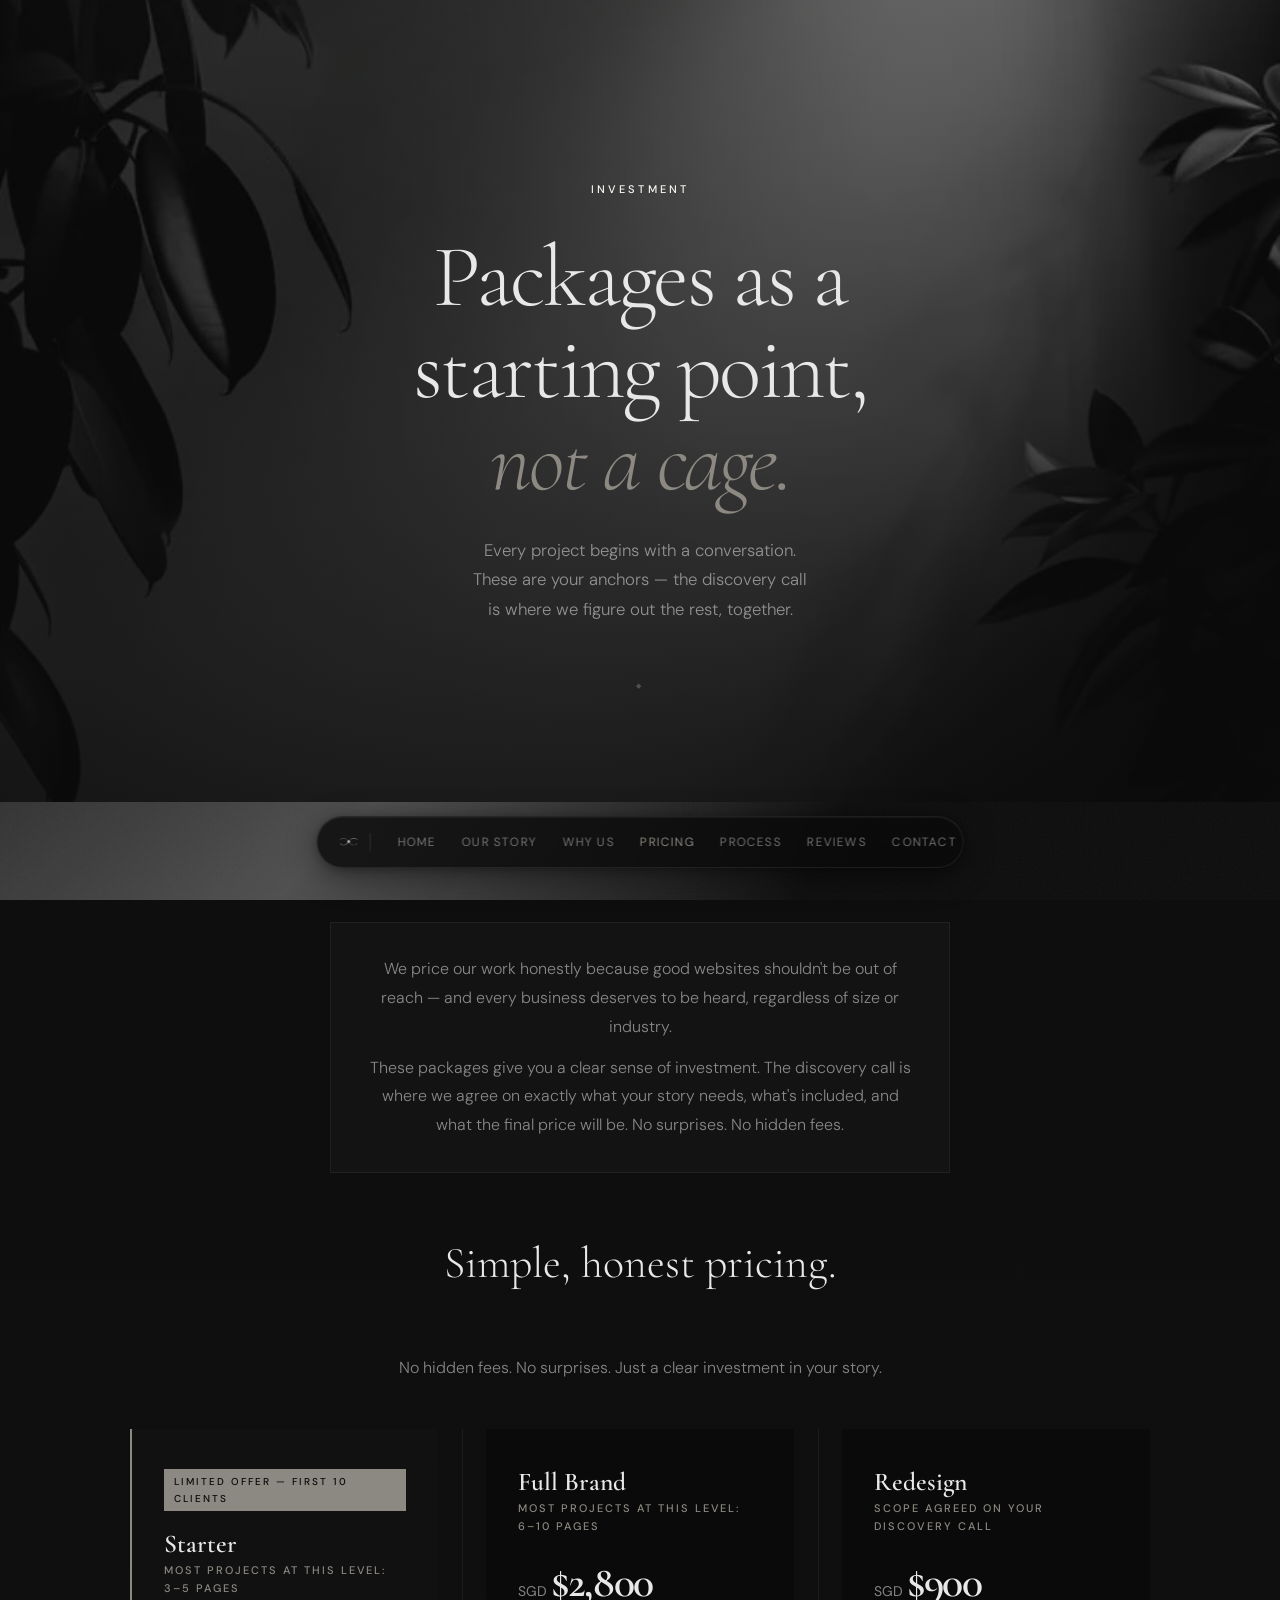
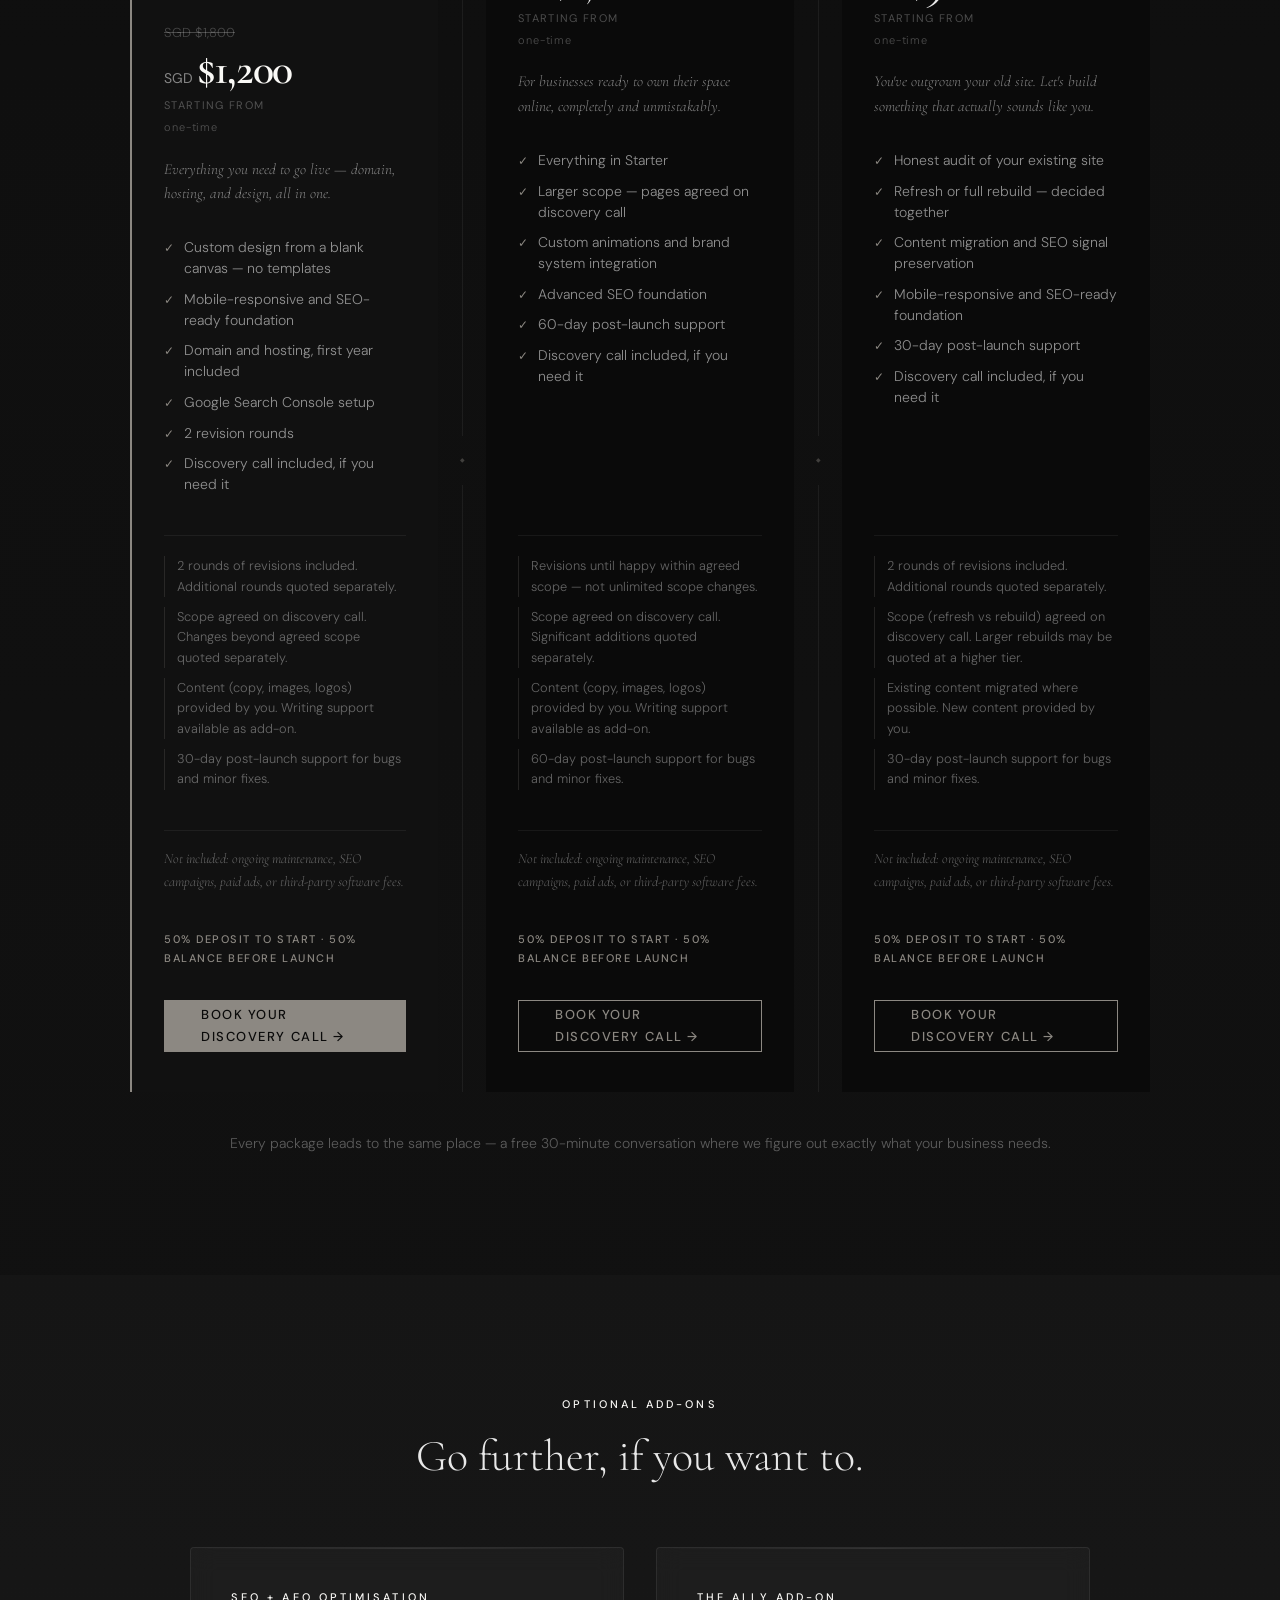
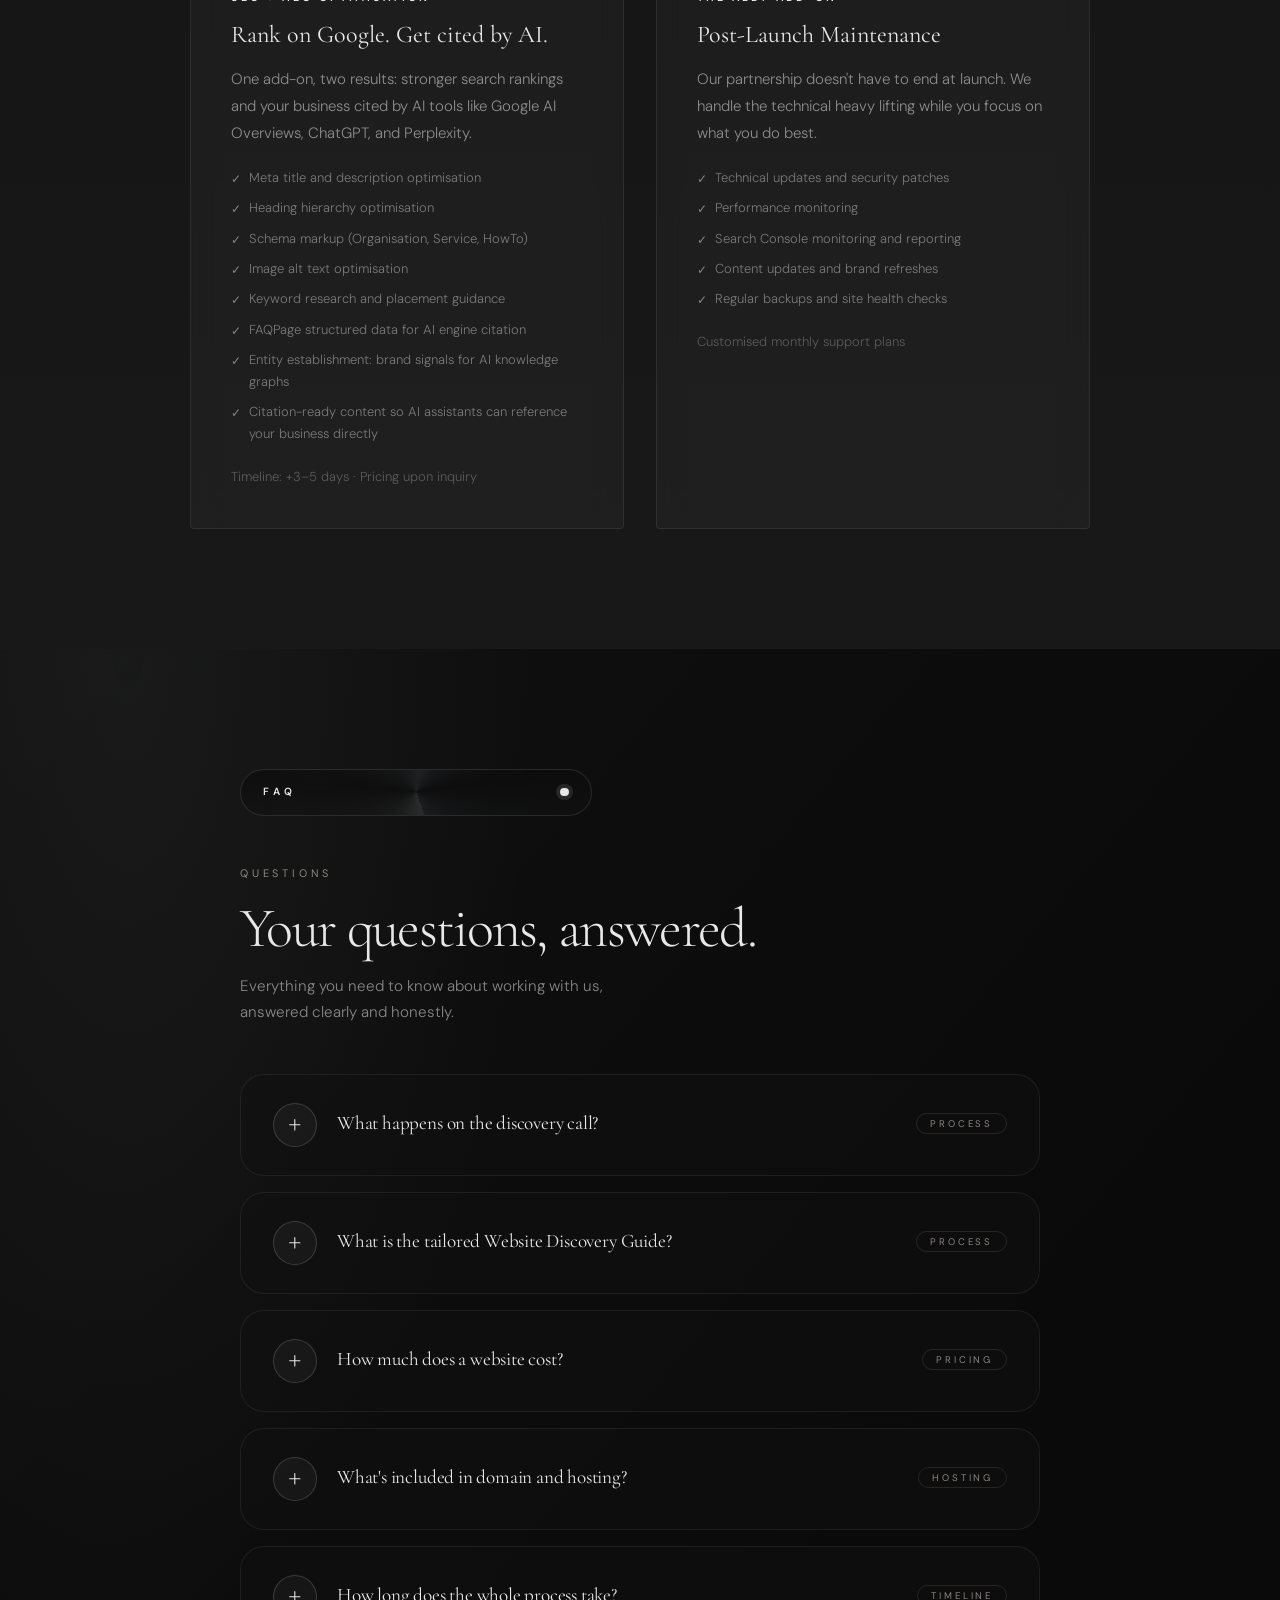
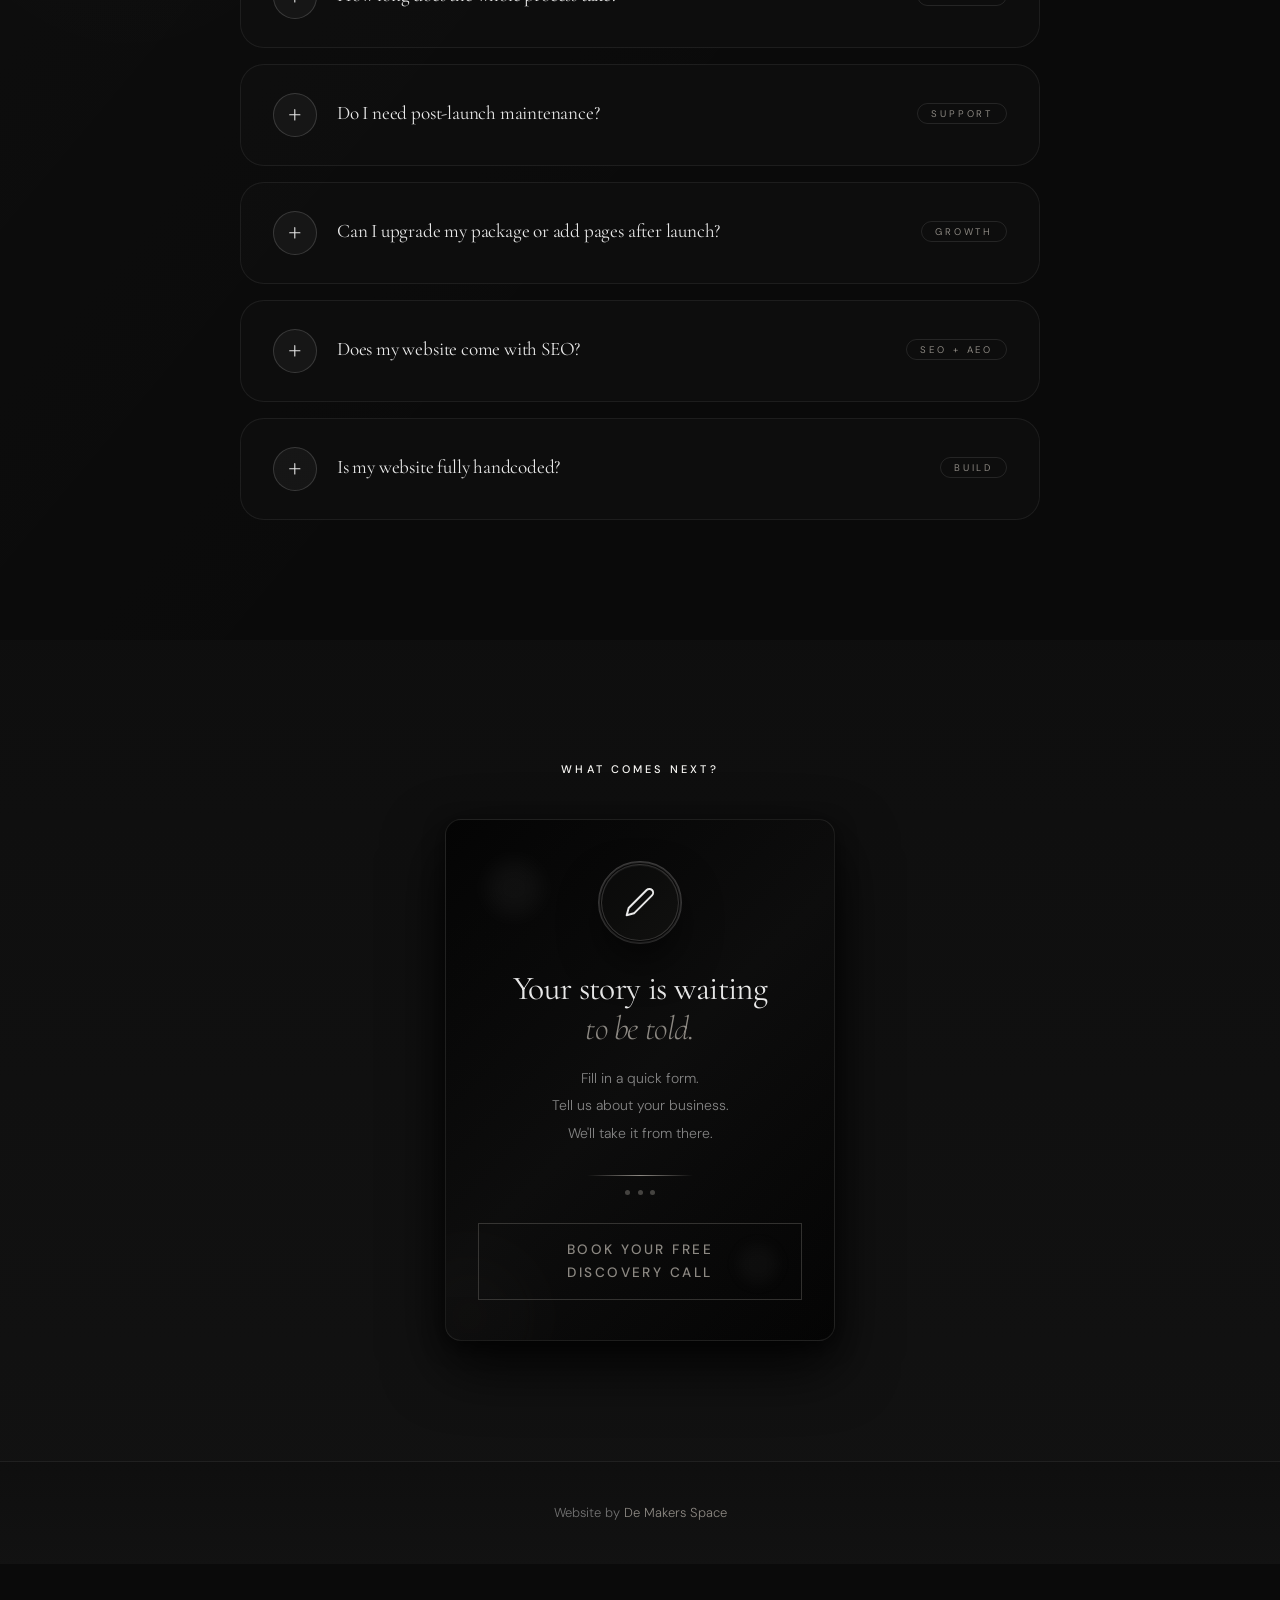
<file: pricing.html>
<!DOCTYPE html>
<html lang="en">
<head>
  <meta charset="UTF-8" />
  <meta name="viewport" content="width=device-width, initial-scale=1.0, viewport-fit=cover" />
  <title>Web Design Pricing Singapore | De Makers Space</title>
  <meta name="description" content="Custom website design from SGD $900. Starter, Full Brand, and Redesign packages — a starting point, not a cage. Full refund if you're not happy. No hidden fees." />
  <!-- ── SEO: Canonical & Indexing ── -->
  <link rel="canonical" href="https://demakersspace.com/pricing.html" />
  <!-- ── SEO: Open Graph & Social Sharing ── -->
  <meta property="og:type" content="website" />
  <meta property="og:site_name" content="De Makers Space" />
  <meta property="og:url" content="https://demakersspace.com/pricing.html" />
  <meta property="og:title" content="Web Design Pricing Singapore | De Makers Space" />
  <meta property="og:description" content="Custom websites from SGD $900. Starter, Full Brand, and Redesign packages. Full refund guarantee. No hidden fees." />
  <meta property="og:image" content="https://demakersspace.com/assets/DMS_Logo.png" />
  <meta property="og:image:alt" content="De Makers Space Web Design Pricing Singapore" />
  <meta property="og:locale" content="en_SG" />
  <meta name="twitter:card" content="summary_large_image" />
  <meta name="twitter:title" content="Web Design Pricing Singapore | De Makers Space" />
  <meta name="twitter:description" content="Custom websites from SGD $900. Transparent pricing, full refund guarantee, no hidden fees." />
  <meta name="twitter:image" content="https://demakersspace.com/assets/DMS_Logo.png" />
  <!-- ── Favicon ── -->
  <link rel="icon" href="assets/DMS_Logo.png" type="image/png" />
  <link rel="apple-touch-icon" href="assets/DMS_Logo.png" />
  <!-- ── AEO: Entity & Author Signals ── -->
  <meta name="author" content="De Makers Space" />
  <link rel="me" href="https://www.instagram.com/de.makers.space/" />
  <!-- ── SEO: Local & Geo Signals ── -->
  <meta name="geo.region" content="SG" />
  <meta name="geo.placename" content="Singapore" />
  <!-- ── SEO: Google Search Console Verification ── -->
  <!-- <meta name="google-site-verification" content="REPLACE_WITH_YOUR_VERIFICATION_CODE" /> -->
  <!-- ── SEO: hreflang ── -->
  <link rel="alternate" hreflang="en-SG" href="https://demakersspace.com/pricing.html" />
  <link rel="alternate" hreflang="x-default" href="https://demakersspace.com/pricing.html" />
  <!-- ── Performance: Resource Hints ── -->
  <link rel="preconnect" href="https://fonts.googleapis.com" />
  <link rel="preconnect" href="https://fonts.gstatic.com" crossorigin />
  <link rel="dns-prefetch" href="https://www.google-analytics.com" />
  <link rel="preload" href="assets/DMS_Logo.webp" as="image" fetchpriority="high" />
  <link rel="preload" href="assets/product-photography-bg.webp" as="image" />
  <!-- ── Fonts ── -->
  <link rel="stylesheet" href="https://fonts.googleapis.com/css2?family=Cormorant+Garamond:ital,wght@0,300;0,400;0,600;1,300;1,400&family=DM+Sans:wght@300;400;500&display=swap" />
  <!-- ── Styles ── -->
  <link rel="stylesheet" href="global.css" />
  <link rel="stylesheet" href="WhyUs.css" />
  <link rel="stylesheet" href="pricing.css" />
  <!-- ── AEO: Add-on Service Schemas (SEO Optimisation + Ally) ── -->
  <script type="application/ld+json">
  {
    "@context": "https://schema.org",
    "@graph": [
      {
        "@type": "Service",
        "name": "SEO + AEO Optimisation Add-on — De Makers Space",
        "provider": { "@type": "ProfessionalService", "@id": "https://demakersspace.com/#business" },
        "areaServed": "Worldwide",
        "description": "Combined Search Engine Optimisation (SEO) and Answer Engine Optimisation (AEO) add-on for De Makers Space websites. Covers meta title and description optimisation, heading hierarchy, schema markup (Organisation, Service, HowTo, FAQPage), image alt text, keyword research, entity establishment for AI knowledge graphs, and citation-ready content so AI assistants like Google AI Overviews, ChatGPT, and Perplexity can reference and recommend the business directly.",
        "offers": {
          "@type": "Offer",
          "priceCurrency": "SGD",
          "availability": "https://schema.org/InStock",
          "priceSpecification": {
            "@type": "PriceSpecification",
            "priceCurrency": "SGD",
            "description": "Pricing upon inquiry. Timeline: +3–5 days added to project."
          }
        }
      },
      {
        "@type": "Service",
        "name": "Ally Add-on — Post-Launch Maintenance — De Makers Space",
        "provider": { "@type": "ProfessionalService", "@id": "https://demakersspace.com/#business" },
        "areaServed": "Worldwide",
        "description": "Post-launch maintenance partnership from De Makers Space covering technical updates and security patches, performance monitoring, Google Search Console monitoring and reporting, content updates, brand refreshes, and regular backups and site health checks.",
        "offers": {
          "@type": "Offer",
          "priceCurrency": "SGD",
          "availability": "https://schema.org/InStock",
          "priceSpecification": {
            "@type": "PriceSpecification",
            "priceCurrency": "SGD",
            "description": "Customised monthly support plans — pricing upon inquiry."
          }
        }
      }
    ]
  }
  </script>
  <!-- ── SEO: Schema Markup — DOMAIN PLACEHOLDER: replace demakersspace.com with actual domain ── -->
  <script type="application/ld+json">
  {
    "@context": "https://schema.org",
    "@graph": [
      {
        "@type": "WebSite",
        "@id": "https://demakersspace.com/#website",
        "name": "De Makers Space",
        "url": "https://demakersspace.com"
      },
      {
        "@type": "WebPage",
        "@id": "https://demakersspace.com/pricing.html",
        "url": "https://demakersspace.com/pricing.html",
        "name": "Web Design Pricing Singapore | De Makers Space"
      },
      {
        "@type": "Service",
        "name": "Starter Website Package — De Makers Space",
        "provider": { "@type": "ProfessionalService", "@id": "https://demakersspace.com/#business" },
        "areaServed": "Worldwide",
        "description": "3–5 custom-designed pages, mobile-responsive, contact form integration, Google Search Console setup, basic on-page SEO foundation, 2 rounds of revisions, domain and hosting for first year.",
        "offers": {
          "@type": "Offer",
          "price": "1200",
          "priceCurrency": "SGD",
          "availability": "https://schema.org/LimitedAvailability",
          "priceValidUntil": "2026-12-31"
        }
      },
      {
        "@type": "Service",
        "name": "Full Brand Website Package — De Makers Space",
        "provider": { "@type": "ProfessionalService", "@id": "https://demakersspace.com/#business" },
        "areaServed": "Worldwide",
        "description": "6–10+ custom-designed pages, custom animations and interactions, full brand system integration, advanced SEO foundation, Google Analytics, revisions until happy within agreed scope, 60-day post-launch support, domain and hosting for first year.",
        "offers": {
          "@type": "Offer",
          "price": "2800",
          "priceCurrency": "SGD"
        }
      },
      {
        "@type": "Service",
        "name": "Website Redesign Package — De Makers Space",
        "provider": { "@type": "ProfessionalService", "@id": "https://demakersspace.com/#business" },
        "areaServed": "Worldwide",
        "description": "Honest audit of existing website, refresh or full rebuild decided together on discovery call, content migration, SEO signal preservation, mobile-responsive redesign, 2 rounds of revisions, 30-day post-launch support.",
        "offers": {
          "@type": "Offer",
          "price": "900",
          "priceCurrency": "SGD"
        }
      },
      {
        "@type": "FAQPage",
        "mainEntity": [
          {
            "@type": "Question",
            "name": "What happens on the discovery call?",
            "acceptedAnswer": {
              "@type": "Answer",
              "text": "The discovery call is a free 30-minute conversation where we get to know your business, your story, and what you need from your website. There's no obligation to proceed — it's just an honest conversation. From there we put together a clear scope and quote tailored to exactly what your project needs."
            }
          },
          {
            "@type": "Question",
            "name": "What is the tailored Website Discovery Guide?",
            "acceptedAnswer": {
              "@type": "Answer",
              "text": "Before any call, we personally build a Website Discovery Guide around your specific business — based on what you share in the contact form. It's a set of questions built around your business, your story, and what your website needs to do for you. Not a generic questionnaire. You fill it in at your own pace and send it back. It means that by the time we speak, we already understand your business deeply — so the conversation is meaningful, not introductory."
            }
          },
          {
            "@type": "Question",
            "name": "How much does a website cost in Singapore?",
            "acceptedAnswer": {
              "@type": "Answer",
              "text": "De Makers Space packages start from SGD $900 for a redesign, SGD $1,200 for a new Starter site, and SGD $2,800 for a Full Brand site. The final price is agreed on your discovery call based on exactly what your project needs — no surprises."
            }
          },
          {
            "@type": "Question",
            "name": "What's included in domain and hosting?",
            "acceptedAnswer": {
              "@type": "Answer",
              "text": "The Starter and Full Brand packages include domain registration (first year) and hosting setup (first year). From year two, renewals are billed directly to you at cost — typically SGD $80–120/yr combined, depending on your domain and provider."
            }
          },
          {
            "@type": "Question",
            "name": "How long does the whole website design process take?",
            "acceptedAnswer": {
              "@type": "Answer",
              "text": "From discovery call to launch typically takes 3–6 weeks depending on the complexity of your site and how quickly we can work through feedback together. We'll give you a clear timeline on your discovery call."
            }
          },
          {
            "@type": "Question",
            "name": "Does my website come with SEO?",
            "acceptedAnswer": {
              "@type": "Answer",
              "text": "Yes. Every site De Makers Space builds includes a solid SEO foundation — clean code, meta titles and descriptions, heading hierarchy, image alt text, and Google Search Console setup. The SEO + AEO Optimisation add-on takes this further: keyword research, full schema markup, and Answer Engine Optimisation (AEO) — structured data and citation-ready content that gets the business recommended by AI tools like Google AI Overviews, ChatGPT, and Perplexity, not just ranked in traditional search."
            }
          },
          {
            "@type": "Question",
            "name": "Is my website fully handcoded?",
            "acceptedAnswer": {
              "@type": "Answer",
              "text": "Yes — every website De Makers Space builds is handcoded from scratch using pure HTML, CSS, and JavaScript. No page builders, no drag-and-drop templates, no WordPress plugins. Your site is faster, leaner, and built exactly to your needs, not constrained by what a template allows."
            }
          },
          {
            "@type": "Question",
            "name": "Can I upgrade my package or add pages after launch?",
            "acceptedAnswer": {
              "@type": "Answer",
              "text": "Yes. You can add pages, features, or the Ally Add-on at any point after launch. We'll quote any additions based on the scope of work. Think of your website as something that grows with your business."
            }
          }
        ]
      },
      {
        "@type": "BreadcrumbList",
        "itemListElement": [
          {
            "@type": "ListItem",
            "position": 1,
            "name": "Home",
            "item": "https://demakersspace.com/"
          },
          {
            "@type": "ListItem",
            "position": 2,
            "name": "Pricing",
            "item": "https://demakersspace.com/pricing.html"
          }
        ]
      }
    ]
  }
  </script>
</head>
<body>
  <a href="#main-content" class="skip-link">Skip to main content</a>

  <!-- ── Pill Navigation ── -->
  <nav class="pill-nav" aria-label="Main navigation">
    <a href="index.html" class="pill-nav-logo">
      <picture>
        <source srcset="assets/DMS_Logo.webp" type="image/webp" />
        <img src="assets/DMS_Logo.png" alt="De Makers Space — Singapore Web Design Studio" fetchpriority="high" loading="eager" decoding="async" />
      </picture>
    </a>
    <div class="pill-nav-links">
      <a href="index.html"    class="pill-nav-link">Home</a>
      <a href="story.html"    class="pill-nav-link">Our Story</a>
      <a href="why-us.html"    class="pill-nav-link">Why Us</a>
      <a href="pricing.html"  class="pill-nav-link">Pricing</a>
      <a href="process.html"  class="pill-nav-link">Process</a>
      <a href="reviews.html"  class="pill-nav-link">Reviews</a>
      <a href="contact.html"  class="pill-nav-link">Contact</a>
    </div>
    <button class="pill-nav-hamburger" aria-label="Open menu">
      <span></span><span></span><span></span>
    </button>
  </nav>

  <!-- ── Mobile menu ── -->
  <div class="mobile-menu" role="dialog" aria-modal="true" aria-label="Navigation menu">
    <button class="mobile-menu-close" aria-label="Close menu">×</button>
    <nav class="mobile-menu-links">
      <a href="index.html"    class="mobile-menu-link">Home</a>
      <a href="story.html"    class="mobile-menu-link">Our Story</a>
      <a href="why-us.html"    class="mobile-menu-link">Why Us</a>
      <a href="pricing.html"  class="mobile-menu-link">Pricing</a>
      <a href="process.html"  class="mobile-menu-link">Process</a>
      <a href="reviews.html"  class="mobile-menu-link">Reviews</a>
      <a href="contact.html"  class="mobile-menu-link">Contact</a>
    </nav>
  </div>

  <main id="main-content">

    <!-- ══════════════════════════════════════════
         HERO
    ═══════════════════════════════════════════ -->
    <section class="pricing-pg-hero" aria-label="Pricing overview">
      <div class="pricing-pg-hero-inner">
        <p class="eyebrow pricing-pg-eyebrow">INVESTMENT</p>
        <h1 class="pricing-pg-title">
          Packages as a starting point,<br /><em>not a cage.</em>
        </h1>
        <p class="pricing-pg-sub">
          Every project begins with a conversation.<br />
          These are your anchors — the discovery call<br />
          is where we figure out the rest, together.
        </p>
        <span class="pricing-pg-divider" aria-hidden="true">◆</span>
      </div>
    </section>

    <!-- ══════════════════════════════════════════
         PACKAGES
    ═══════════════════════════════════════════ -->
    <section class="section-wrap" aria-label="Packages">
      <div class="section-inner">

        <div class="pricing-honest-note scroll-reveal-item">
          <p>We price our work honestly because good websites shouldn't be out of reach — and every business deserves to be heard, regardless of size or industry.</p>
          <p>These packages give you a clear sense of investment. The discovery call is where we agree on exactly what your story needs, what's included, and what the final price will be. No surprises. No hidden fees.</p>
        </div>

        <h2 class="svc-heading scroll-reveal-item svc-center-heading">Simple, honest pricing.</h2>
        <p class="pricing-subhead scroll-reveal-item">No hidden fees. No surprises. Just a clear investment in your story.</p>

        <div class="pricing-grid--three">

          <!-- ── STARTER ── -->
          <div class="pricing-card pricing-card--featured scroll-reveal-item">
            <div class="pricing-card-top">
              <div class="pricing-badge">Limited Offer — First 10 Clients</div>
              <p class="pricing-tier">Starter</p>
              <p class="pricing-anchor">Most projects at this level: 3–5 pages</p>
              <div class="pricing-amount-wrap">
                <span class="pricing-was">SGD $1,800</span>
                <div class="pricing-amount">
                  <span class="pricing-currency">SGD</span>
                  <span class="pricing-number">$1,200</span>
                </div>
                <p class="pricing-starting-from">starting from</p>
                <span class="pricing-note">one-time</span>
              </div>
              <p class="pricing-hook">Everything you need to go live — domain, hosting, and design, all in one.</p>
            </div>
            <ul class="pricing-list">
              <li><span class="check">✓</span> Custom design from a blank canvas — no templates</li>
              <li><span class="check">✓</span> Mobile-responsive and SEO-ready foundation</li>
              <li><span class="check">✓</span> Domain and hosting, first year included</li>
              <li><span class="check">✓</span> Google Search Console setup</li>
              <li><span class="check">✓</span> 2 revision rounds</li>
              <li><span class="check">✓</span> Discovery call included, if you need it</li>
            </ul>
            <div class="pricing-boundaries">
              <p class="pricing-boundary-line">2 rounds of revisions included. Additional rounds quoted separately.</p>
              <p class="pricing-boundary-line">Scope agreed on discovery call. Changes beyond agreed scope quoted separately.</p>
              <p class="pricing-boundary-line">Content (copy, images, logos) provided by you. Writing support available as add-on.</p>
              <p class="pricing-boundary-line">30-day post-launch support for bugs and minor fixes.</p>
            </div>
            <p class="pricing-scope-note">Not included: ongoing maintenance, SEO campaigns, paid ads, or third-party software fees.</p>
            <p class="pricing-payment-note">50% deposit to start · 50% balance before launch</p>
            <a href="contact.html" class="pricing-cta pricing-cta--featured">Book your discovery call →</a>
          </div>

          <!-- ── DIVIDER ── -->
          <div class="pricing-card-sep" aria-hidden="true">
            <div class="pricing-card-sep-line"></div>
            <span class="pricing-card-sep-gem">◆</span>
            <div class="pricing-card-sep-line"></div>
          </div>

          <!-- ── FULL BRAND ── -->
          <div class="pricing-card scroll-reveal-item">
            <div class="pricing-card-top">
              <p class="pricing-tier">Full Brand</p>
              <p class="pricing-anchor">Most projects at this level: 6–10 pages</p>
              <div class="pricing-amount-wrap">
                <div class="pricing-amount">
                  <span class="pricing-currency">SGD</span>
                  <span class="pricing-number">$2,800</span>
                </div>
                <p class="pricing-starting-from">starting from</p>
                <span class="pricing-note">one-time</span>
              </div>
              <p class="pricing-hook">For businesses ready to own their space online, completely and unmistakably.</p>
            </div>
            <ul class="pricing-list">
              <li><span class="check">✓</span> Everything in Starter</li>
              <li><span class="check">✓</span> Larger scope — pages agreed on discovery call</li>
              <li><span class="check">✓</span> Custom animations and brand system integration</li>
              <li><span class="check">✓</span> Advanced SEO foundation</li>
              <li><span class="check">✓</span> 60-day post-launch support</li>
              <li><span class="check">✓</span> Discovery call included, if you need it</li>
            </ul>
            <div class="pricing-boundaries">
              <p class="pricing-boundary-line">Revisions until happy within agreed scope — not unlimited scope changes.</p>
              <p class="pricing-boundary-line">Scope agreed on discovery call. Significant additions quoted separately.</p>
              <p class="pricing-boundary-line">Content (copy, images, logos) provided by you. Writing support available as add-on.</p>
              <p class="pricing-boundary-line">60-day post-launch support for bugs and minor fixes.</p>
            </div>
            <p class="pricing-scope-note">Not included: ongoing maintenance, SEO campaigns, paid ads, or third-party software fees.</p>
            <p class="pricing-payment-note">50% deposit to start · 50% balance before launch</p>
            <a href="contact.html" class="pricing-cta">Book your discovery call →</a>
          </div>

          <!-- ── DIVIDER ── -->
          <div class="pricing-card-sep" aria-hidden="true">
            <div class="pricing-card-sep-line"></div>
            <span class="pricing-card-sep-gem">◆</span>
            <div class="pricing-card-sep-line"></div>
          </div>

          <!-- ── REDESIGN ── -->
          <div class="pricing-card scroll-reveal-item">
            <div class="pricing-card-top">
              <p class="pricing-tier">Redesign</p>
              <p class="pricing-anchor">Scope agreed on your discovery call</p>
              <div class="pricing-amount-wrap">
                <div class="pricing-amount">
                  <span class="pricing-currency">SGD</span>
                  <span class="pricing-number">$900</span>
                </div>
                <p class="pricing-starting-from">starting from</p>
                <span class="pricing-note">one-time</span>
              </div>
              <p class="pricing-hook">You've outgrown your old site. Let's build something that actually sounds like you.</p>
            </div>
            <ul class="pricing-list">
              <li><span class="check">✓</span> Honest audit of your existing site</li>
              <li><span class="check">✓</span> Refresh or full rebuild — decided together</li>
              <li><span class="check">✓</span> Content migration and SEO signal preservation</li>
              <li><span class="check">✓</span> Mobile-responsive and SEO-ready foundation</li>
              <li><span class="check">✓</span> 30-day post-launch support</li>
              <li><span class="check">✓</span> Discovery call included, if you need it</li>
            </ul>
            <div class="pricing-boundaries">
              <p class="pricing-boundary-line">2 rounds of revisions included. Additional rounds quoted separately.</p>
              <p class="pricing-boundary-line">Scope (refresh vs rebuild) agreed on discovery call. Larger rebuilds may be quoted at a higher tier.</p>
              <p class="pricing-boundary-line">Existing content migrated where possible. New content provided by you.</p>
              <p class="pricing-boundary-line">30-day post-launch support for bugs and minor fixes.</p>
            </div>
            <p class="pricing-scope-note">Not included: ongoing maintenance, SEO campaigns, paid ads, or third-party software fees.</p>
            <p class="pricing-payment-note">50% deposit to start · 50% balance before launch</p>
            <a href="contact.html" class="pricing-cta">Book your discovery call →</a>
          </div>

        </div>

        <p class="pricing-footer scroll-reveal-item">Every package leads to the same place — a free 30-minute conversation where we figure out exactly what your business needs.</p>

      </div>
    </section>

    <!-- ══════════════════════════════════════════
         OPTIONAL ADD-ONS
    ═══════════════════════════════════════════ -->
    <section class="section-wrap section-wrap--alt" aria-label="Optional add-ons">
      <div class="section-inner">
        <p class="eyebrow scroll-reveal-item svc-center-eyebrow">OPTIONAL ADD-ONS</p>
        <h2 class="svc-heading scroll-reveal-item svc-center-heading">Go further, if you want to.</h2>

        <div class="addons-grid">

          <div class="addon-card scroll-reveal-item">
            <p class="eyebrow addon-eyebrow">SEO + AEO OPTIMISATION</p>
            <h3 class="addon-heading">Rank on Google. Get cited by AI.</h3>
            <p class="addon-body">One add-on, two results: stronger search rankings and your business cited by AI tools like Google AI Overviews, ChatGPT, and Perplexity.</p>
            <ul class="addon-list">
              <li><span class="check">✓</span> Meta title and description optimisation</li>
              <li><span class="check">✓</span> Heading hierarchy optimisation</li>
              <li><span class="check">✓</span> Schema markup (Organisation, Service, HowTo)</li>
              <li><span class="check">✓</span> Image alt text optimisation</li>
              <li><span class="check">✓</span> Keyword research and placement guidance</li>
              <li><span class="check">✓</span> FAQPage structured data for AI engine citation</li>
              <li><span class="check">✓</span> Entity establishment: brand signals for AI knowledge graphs</li>
              <li><span class="check">✓</span> Citation-ready content so AI assistants can reference your business directly</li>
            </ul>
            <p class="addon-note">Timeline: +3–5 days · Pricing upon inquiry</p>
          </div>

          <div class="addon-card scroll-reveal-item">
            <p class="eyebrow addon-eyebrow">THE ALLY ADD-ON</p>
            <h3 class="addon-heading">Post-Launch Maintenance</h3>
            <p class="addon-body">Our partnership doesn't have to end at launch. We handle the technical heavy lifting while you focus on what you do best.</p>
            <ul class="addon-list">
              <li><span class="check">✓</span> Technical updates and security patches</li>
              <li><span class="check">✓</span> Performance monitoring</li>
              <li><span class="check">✓</span> Search Console monitoring and reporting</li>
              <li><span class="check">✓</span> Content updates and brand refreshes</li>
              <li><span class="check">✓</span> Regular backups and site health checks</li>
            </ul>
            <p class="addon-note">Customised monthly support plans</p>
          </div>

        </div>
      </div>
    </section>

    <!-- ══════════════════════════════════════════
         FAQ
    ═══════════════════════════════════════════ -->
    <section class="faq-v2-section" aria-label="Frequently asked questions">
      <div class="faq-v2-aurora" aria-hidden="true"></div>
      <div class="faq-v2-overlay" aria-hidden="true"></div>

      <div class="faq-v2-inner">

        <div class="faq-v2-badge" id="faqV2Badge">
          <span class="faq-v2-badge__beam" aria-hidden="true"></span>
          <span class="faq-v2-badge__pulse" aria-hidden="true"></span>
          <span class="faq-v2-badge__label">FAQ</span>
          <span class="faq-v2-badge__meter" aria-hidden="true"></span>
          <span class="faq-v2-badge__tick" aria-hidden="true"></span>
        </div>

        <header class="faq-v2-header">
          <p class="faq-v2-eyebrow">Questions</p>
          <h2 class="faq-v2-heading">Your questions, answered.</h2>
          <p class="faq-v2-sub">Everything you need to know about working with us, answered clearly and honestly.</p>
        </header>

        <ul class="faq-v2-list">

          <!-- NEW: Discovery Call -->
          <li class="faq-v2-item">
            <div class="faq-v2-glow" aria-hidden="true"></div>
            <button class="faq-v2-q" aria-expanded="false" aria-controls="faq-v2-p-8" id="faq-v2-b-8">
              <span class="faq-v2-icon-wrap">
                <span class="faq-v2-icon-ping" aria-hidden="true"></span>
                <svg class="faq-v2-icon-svg" viewBox="0 0 24 24" fill="none" aria-hidden="true">
                  <path d="M12 5v14" stroke="currentColor" stroke-width="1.5" stroke-linecap="round"/>
                  <path d="M5 12h14" stroke="currentColor" stroke-width="1.5" stroke-linecap="round"/>
                </svg>
              </span>
              <span class="faq-v2-q-main">
                <span class="faq-v2-q-row">
                  <span class="faq-v2-q-text">What happens on the discovery call?</span>
                  <span class="faq-v2-meta">Process</span>
                </span>
              </span>
            </button>
            <div class="faq-v2-panel" id="faq-v2-p-8" role="region" aria-labelledby="faq-v2-b-8">
              <p>The discovery call is a free 30-minute conversation where we get to know your business, your story, and what you need from your website. There's no obligation to proceed — it's just an honest conversation. From there we put together a clear scope and quote tailored to exactly what your project needs.</p>
            </div>
          </li>

          <!-- NEW: Website Discovery Guide -->
          <li class="faq-v2-item">
            <div class="faq-v2-glow" aria-hidden="true"></div>
            <button class="faq-v2-q" aria-expanded="false" aria-controls="faq-v2-p-9" id="faq-v2-b-9">
              <span class="faq-v2-icon-wrap">
                <span class="faq-v2-icon-ping" aria-hidden="true"></span>
                <svg class="faq-v2-icon-svg" viewBox="0 0 24 24" fill="none" aria-hidden="true">
                  <path d="M12 5v14" stroke="currentColor" stroke-width="1.5" stroke-linecap="round"/>
                  <path d="M5 12h14" stroke="currentColor" stroke-width="1.5" stroke-linecap="round"/>
                </svg>
              </span>
              <span class="faq-v2-q-main">
                <span class="faq-v2-q-row">
                  <span class="faq-v2-q-text">What is the tailored Website Discovery Guide?</span>
                  <span class="faq-v2-meta">Process</span>
                </span>
              </span>
            </button>
            <div class="faq-v2-panel" id="faq-v2-p-9" role="region" aria-labelledby="faq-v2-b-9">
              <p>Before any call, we personally build a Website Discovery Guide around your specific business — based on what you share in the contact form. It's a set of questions built around your business, your story, and what your website needs to do for you. Not a generic questionnaire. You fill it in at your own pace and send it back. It means that by the time we speak, we already understand your business deeply — so the conversation is meaningful, not introductory.</p>
            </div>
          </li>

          <li class="faq-v2-item">
            <div class="faq-v2-glow" aria-hidden="true"></div>
            <button class="faq-v2-q" aria-expanded="false" aria-controls="faq-v2-p-0" id="faq-v2-b-0">
              <span class="faq-v2-icon-wrap">
                <span class="faq-v2-icon-ping" aria-hidden="true"></span>
                <svg class="faq-v2-icon-svg" viewBox="0 0 24 24" fill="none" aria-hidden="true">
                  <path d="M12 5v14" stroke="currentColor" stroke-width="1.5" stroke-linecap="round"/>
                  <path d="M5 12h14" stroke="currentColor" stroke-width="1.5" stroke-linecap="round"/>
                </svg>
              </span>
              <span class="faq-v2-q-main">
                <span class="faq-v2-q-row">
                  <span class="faq-v2-q-text">How much does a website cost?</span>
                  <span class="faq-v2-meta">Pricing</span>
                </span>
              </span>
            </button>
            <div class="faq-v2-panel" id="faq-v2-p-0" role="region" aria-labelledby="faq-v2-b-0">
              <p>Our packages start from SGD $900 for a redesign, SGD $1,200 for a new Starter site, and SGD $2,800 for a Full Brand site. The final price is agreed on your discovery call based on exactly what your project needs — no surprises.</p>
            </div>
          </li>

          <li class="faq-v2-item">
            <div class="faq-v2-glow" aria-hidden="true"></div>
            <button class="faq-v2-q" aria-expanded="false" aria-controls="faq-v2-p-1" id="faq-v2-b-1">
              <span class="faq-v2-icon-wrap">
                <span class="faq-v2-icon-ping" aria-hidden="true"></span>
                <svg class="faq-v2-icon-svg" viewBox="0 0 24 24" fill="none" aria-hidden="true">
                  <path d="M12 5v14" stroke="currentColor" stroke-width="1.5" stroke-linecap="round"/>
                  <path d="M5 12h14" stroke="currentColor" stroke-width="1.5" stroke-linecap="round"/>
                </svg>
              </span>
              <span class="faq-v2-q-main">
                <span class="faq-v2-q-row">
                  <span class="faq-v2-q-text">What's included in domain and hosting?</span>
                  <span class="faq-v2-meta">Hosting</span>
                </span>
              </span>
            </button>
            <div class="faq-v2-panel" id="faq-v2-p-1" role="region" aria-labelledby="faq-v2-b-1">
              <p>Your Starter and Full Brand packages include domain registration (first year) and hosting setup (first year). From year two, renewals are billed directly to you at cost, typically SGD $80–120/yr combined, depending on your domain and provider.</p>
            </div>
          </li>

          <li class="faq-v2-item">
            <div class="faq-v2-glow" aria-hidden="true"></div>
            <button class="faq-v2-q" aria-expanded="false" aria-controls="faq-v2-p-2" id="faq-v2-b-2">
              <span class="faq-v2-icon-wrap">
                <span class="faq-v2-icon-ping" aria-hidden="true"></span>
                <svg class="faq-v2-icon-svg" viewBox="0 0 24 24" fill="none" aria-hidden="true">
                  <path d="M12 5v14" stroke="currentColor" stroke-width="1.5" stroke-linecap="round"/>
                  <path d="M5 12h14" stroke="currentColor" stroke-width="1.5" stroke-linecap="round"/>
                </svg>
              </span>
              <span class="faq-v2-q-main">
                <span class="faq-v2-q-row">
                  <span class="faq-v2-q-text">How long does the whole process take?</span>
                  <span class="faq-v2-meta">Timeline</span>
                </span>
              </span>
            </button>
            <div class="faq-v2-panel" id="faq-v2-p-2" role="region" aria-labelledby="faq-v2-b-2">
              <p>From discovery call to launch typically takes 3–6 weeks depending on the complexity of your site and how quickly we can work through feedback together. We'll give you a clear timeline on your discovery call.</p>
            </div>
          </li>

          <li class="faq-v2-item">
            <div class="faq-v2-glow" aria-hidden="true"></div>
            <button class="faq-v2-q" aria-expanded="false" aria-controls="faq-v2-p-3" id="faq-v2-b-3">
              <span class="faq-v2-icon-wrap">
                <span class="faq-v2-icon-ping" aria-hidden="true"></span>
                <svg class="faq-v2-icon-svg" viewBox="0 0 24 24" fill="none" aria-hidden="true">
                  <path d="M12 5v14" stroke="currentColor" stroke-width="1.5" stroke-linecap="round"/>
                  <path d="M5 12h14" stroke="currentColor" stroke-width="1.5" stroke-linecap="round"/>
                </svg>
              </span>
              <span class="faq-v2-q-main">
                <span class="faq-v2-q-row">
                  <span class="faq-v2-q-text">Do I need post-launch maintenance?</span>
                  <span class="faq-v2-meta">Support</span>
                </span>
              </span>
            </button>
            <div class="faq-v2-panel" id="faq-v2-p-3" role="region" aria-labelledby="faq-v2-b-3">
              <p>Not technically. Your site will keep running. But maintenance gives you peace of mind, keeping your site secure, fast, and up-to-date as your business evolves. You can add it anytime, even after launch.</p>
            </div>
          </li>

          <li class="faq-v2-item">
            <div class="faq-v2-glow" aria-hidden="true"></div>
            <button class="faq-v2-q" aria-expanded="false" aria-controls="faq-v2-p-4" id="faq-v2-b-4">
              <span class="faq-v2-icon-wrap">
                <span class="faq-v2-icon-ping" aria-hidden="true"></span>
                <svg class="faq-v2-icon-svg" viewBox="0 0 24 24" fill="none" aria-hidden="true">
                  <path d="M12 5v14" stroke="currentColor" stroke-width="1.5" stroke-linecap="round"/>
                  <path d="M5 12h14" stroke="currentColor" stroke-width="1.5" stroke-linecap="round"/>
                </svg>
              </span>
              <span class="faq-v2-q-main">
                <span class="faq-v2-q-row">
                  <span class="faq-v2-q-text">Can I upgrade my package or add pages after launch?</span>
                  <span class="faq-v2-meta">Growth</span>
                </span>
              </span>
            </button>
            <div class="faq-v2-panel" id="faq-v2-p-4" role="region" aria-labelledby="faq-v2-b-4">
              <p>Yes. You can add pages, features, or the Ally Add-on at any point after launch. We'll quote any additions based on the scope of work. Think of your website as something that grows with your business.</p>
            </div>
          </li>

          <li class="faq-v2-item">
            <div class="faq-v2-glow" aria-hidden="true"></div>
            <button class="faq-v2-q" aria-expanded="false" aria-controls="faq-v2-p-5" id="faq-v2-b-5">
              <span class="faq-v2-icon-wrap">
                <span class="faq-v2-icon-ping" aria-hidden="true"></span>
                <svg class="faq-v2-icon-svg" viewBox="0 0 24 24" fill="none" aria-hidden="true">
                  <path d="M12 5v14" stroke="currentColor" stroke-width="1.5" stroke-linecap="round"/>
                  <path d="M5 12h14" stroke="currentColor" stroke-width="1.5" stroke-linecap="round"/>
                </svg>
              </span>
              <span class="faq-v2-q-main">
                <span class="faq-v2-q-row">
                  <span class="faq-v2-q-text">Does my website come with SEO?</span>
                  <span class="faq-v2-meta">SEO + AEO</span>
                </span>
              </span>
            </button>
            <div class="faq-v2-panel" id="faq-v2-p-5" role="region" aria-labelledby="faq-v2-b-5">
              <p>Every site includes a solid SEO foundation — clean code, meta titles and descriptions, heading hierarchy, image alt text, and Google Search Console setup. The SEO + AEO Optimisation add-on takes this further: keyword research, full schema markup, and AEO (Answer Engine Optimisation) with structured data and citation-ready content that gets your business recommended by AI tools like Google AI Overviews, ChatGPT, and Perplexity, not just ranked in traditional search.</p>
            </div>
          </li>

          <li class="faq-v2-item">
            <div class="faq-v2-glow" aria-hidden="true"></div>
            <button class="faq-v2-q" aria-expanded="false" aria-controls="faq-v2-p-7" id="faq-v2-b-7">
              <span class="faq-v2-icon-wrap">
                <span class="faq-v2-icon-ping" aria-hidden="true"></span>
                <svg class="faq-v2-icon-svg" viewBox="0 0 24 24" fill="none" aria-hidden="true">
                  <path d="M12 5v14" stroke="currentColor" stroke-width="1.5" stroke-linecap="round"/>
                  <path d="M5 12h14" stroke="currentColor" stroke-width="1.5" stroke-linecap="round"/>
                </svg>
              </span>
              <span class="faq-v2-q-main">
                <span class="faq-v2-q-row">
                  <span class="faq-v2-q-text">Is my website fully handcoded?</span>
                  <span class="faq-v2-meta">Build</span>
                </span>
              </span>
            </button>
            <div class="faq-v2-panel" id="faq-v2-p-7" role="region" aria-labelledby="faq-v2-b-7">
              <p>Yes. Every website we build is handcoded from scratch using pure HTML, CSS, and JavaScript. No page builders, no drag-and-drop templates, no WordPress plugins. That means your site is faster, leaner, and built exactly to your needs, not constrained by what a template allows. You own clean, readable code that any developer can pick up and continue.</p>
            </div>
          </li>

        </ul>
      </div>
    </section>

    <!-- ══════════════════════════════════════════
         CTA
    ═══════════════════════════════════════════ -->
    <section class="cta-section" aria-label="Start your story">
      <p class="eyebrow cta-section-eyebrow">WHAT COMES NEXT?</p>
      <div class="dms-hcard-wrap">
        <div class="dms-hcard">

          <div class="dms-hcard-bg" aria-hidden="true">
            <div class="dms-hcard-orb1"></div>
            <div class="dms-hcard-orb2"></div>
            <div class="dms-hcard-orb3"></div>
            <div class="dms-hcard-shimmer"></div>
          </div>

          <div class="dms-hcard-body">

            <div class="dms-hcard-icon-wrap">
              <div class="dms-hcard-icon-ring1" aria-hidden="true"></div>
              <div class="dms-hcard-icon-ring2" aria-hidden="true"></div>
              <div class="dms-hcard-icon" aria-hidden="true">
                <svg width="32" height="32" viewBox="0 0 24 24" fill="none" stroke="currentColor" stroke-width="1.5" stroke-linecap="round" stroke-linejoin="round" aria-hidden="true">
                  <path d="M17 3a2.828 2.828 0 1 1 4 4L7.5 20.5 2 22l1.5-5.5L17 3z"/>
                </svg>
              </div>
            </div>

            <h2 class="dms-hcard-title">Your story is waiting<br /><em>to be told.</em></h2>

            <div class="dms-hcard-desc">
              <p>Fill in a quick form.</p>
              <p>Tell us about your business.</p>
              <p>We'll take it from there.</p>
            </div>

            <div class="dms-hcard-bar" aria-hidden="true"></div>
            <div class="dms-hcard-dots" aria-hidden="true">
              <div class="dms-hcard-dot"></div>
              <div class="dms-hcard-dot"></div>
              <div class="dms-hcard-dot"></div>
            </div>

            <a href="contact.html" class="dms-hcard-cta">Book your free discovery call</a>
          </div>

          <div class="dms-hcard-corner-tl" aria-hidden="true"></div>
          <div class="dms-hcard-corner-br" aria-hidden="true"></div>
        </div>
      </div>
    </section>

  </main>

  <!-- ── Footer ── -->
  <footer class="site-footer">
    <p>Website by <a href="https://www.instagram.com/de.makers.space/" target="_blank" rel="noopener noreferrer">De Makers Space</a></p>
  </footer>

  <script src="global.js" defer></script>
  <script src="pricing.js" defer></script>
</body>
</html>
</file>
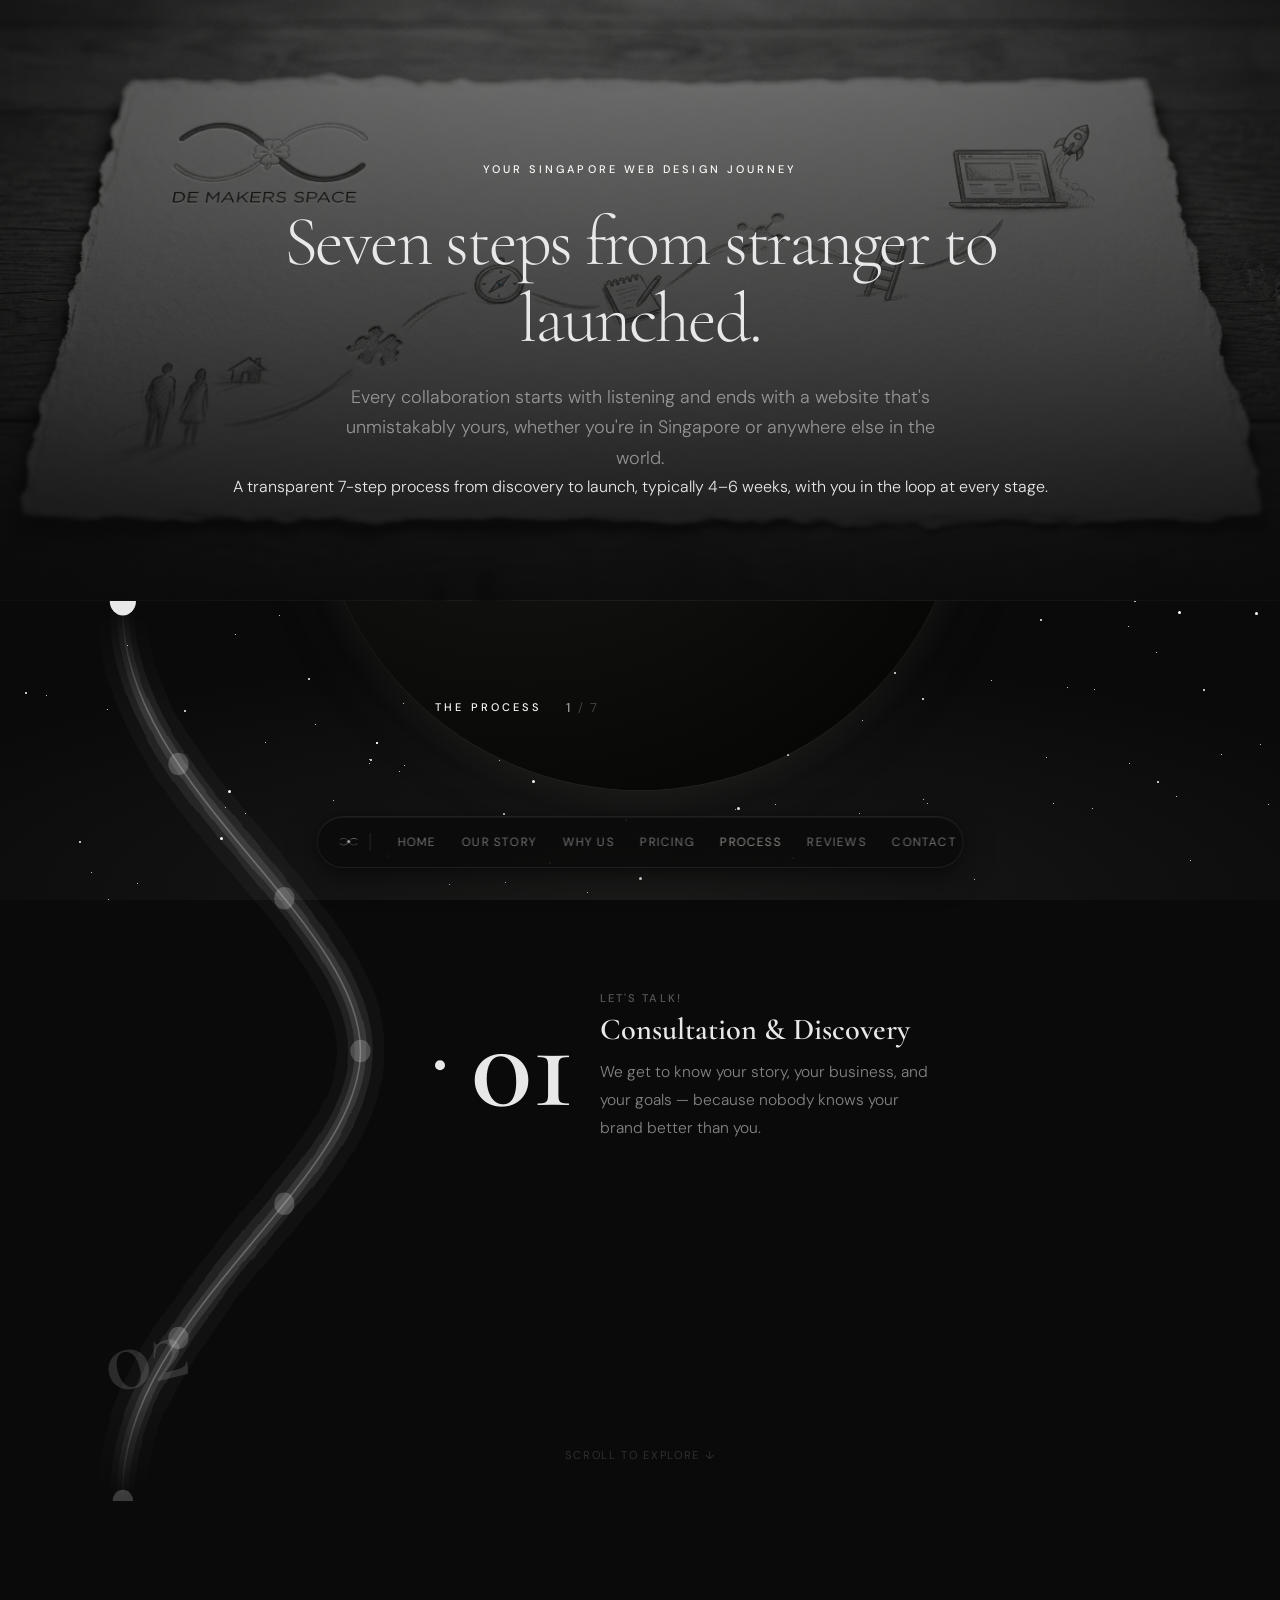
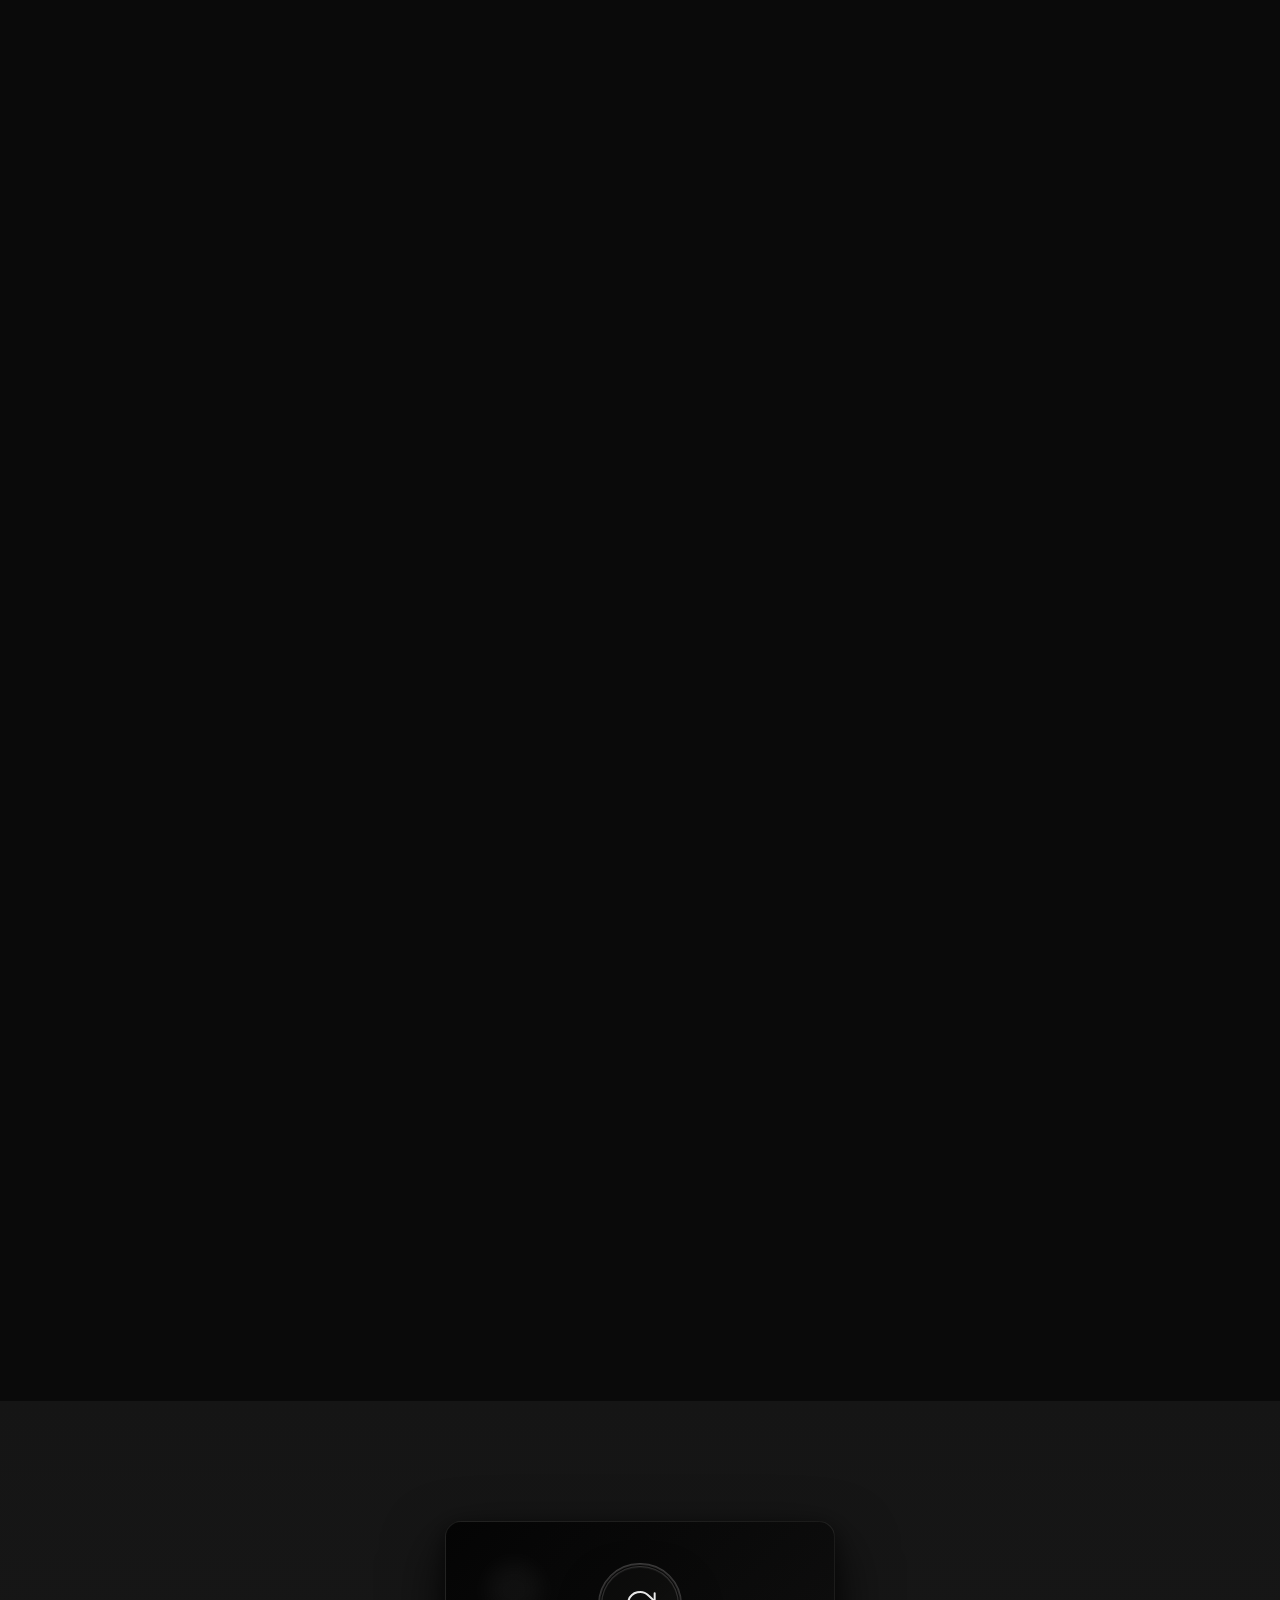
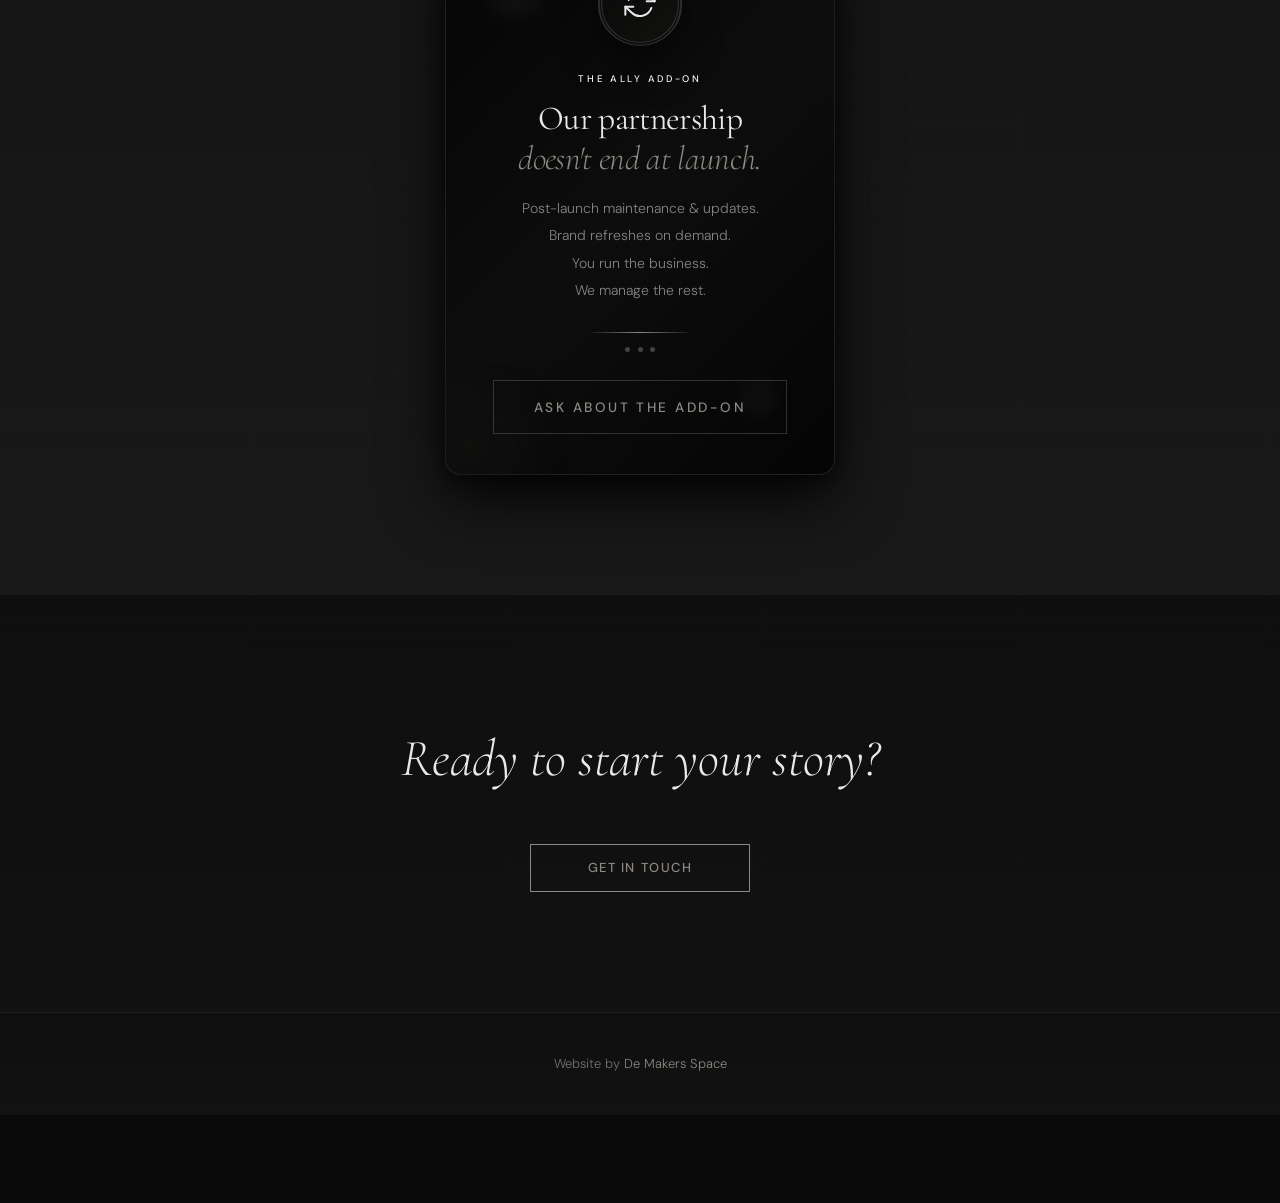
<file: process.html>
<!DOCTYPE html>
<html lang="en">
<head>
  <meta charset="UTF-8" />
  <meta name="viewport" content="width=device-width, initial-scale=1.0, viewport-fit=cover" />
  <title>Web Design Process Singapore — 7 Steps | De Makers Space</title>
  <meta name="description" content="De Makers Space's 7-step web design process — from Singapore discovery call to website launch. Transparent, collaborative, built around your story." />
  <!-- ── SEO: Canonical & Indexing ── -->
  <link rel="canonical" href="https://demakersspace.com/process.html" />
  <!-- ── SEO: Open Graph & Social Sharing ── -->
  <meta property="og:type" content="website" />
  <meta property="og:site_name" content="De Makers Space" />
  <meta property="og:url" content="https://demakersspace.com/process.html" />
  <meta property="og:title" content="Web Design Process Singapore — 7 Steps | De Makers Space" />
  <meta property="og:description" content="Our 7-step website design process — from discovery call to launch. Transparent, collaborative, built around your story." />
  <meta property="og:image" content="https://demakersspace.com/assets/DMS_Logo.png" />
  <meta property="og:image:alt" content="De Makers Space 7-Step Web Design Process" />
  <meta property="og:locale" content="en_SG" />
  <meta name="twitter:card" content="summary_large_image" />
  <meta name="twitter:title" content="Web Design Process Singapore — 7 Steps | De Makers Space" />
  <meta name="twitter:description" content="From first conversation to post-launch support — our 7-step process, transparent every step of the way." />
  <meta name="twitter:image" content="https://demakersspace.com/assets/DMS_Logo.png" />
  <!-- ── Favicon ── -->
  <link rel="icon" href="assets/DMS_Logo.png" type="image/png" />
  <link rel="apple-touch-icon" href="assets/DMS_Logo.png" />
  <!-- ── AEO: Entity & Author Signals ── -->
  <meta name="author" content="De Makers Space" />
  <link rel="me" href="https://www.instagram.com/de.makers.space/" />
  <!-- ── SEO: Local & Geo Signals ── -->
  <meta name="geo.region" content="SG" />
  <meta name="geo.placename" content="Singapore" />
  <!-- ── SEO: Google Search Console Verification ── -->
  <!-- <meta name="google-site-verification" content="REPLACE_WITH_YOUR_VERIFICATION_CODE" /> -->
  <!-- ── SEO: hreflang ── -->
  <link rel="alternate" hreflang="en-SG" href="https://demakersspace.com/process.html" />
  <link rel="alternate" hreflang="x-default" href="https://demakersspace.com/process.html" />
  <!-- ── Performance: Resource Hints ── -->
  <link rel="preconnect" href="https://fonts.googleapis.com" />
  <link rel="preconnect" href="https://fonts.gstatic.com" crossorigin />
  <link rel="dns-prefetch" href="https://www.google-analytics.com" />
  <link rel="preload" href="assets/DMS_Logo.webp" as="image" fetchpriority="high" />
  <link rel="preload" href="assets/7%20Journey%20With%20Us.webp" as="image" />
  <!-- ── Fonts ── -->
  <link rel="stylesheet" href="https://fonts.googleapis.com/css2?family=Cormorant+Garamond:ital,wght@0,300;0,400;0,600;1,300;1,400&family=DM+Sans:wght@300;400;500&display=swap" />
  <!-- ── Styles ── -->
  <link rel="stylesheet" href="global.css" />
  <link rel="stylesheet" href="process.css" />
  <!-- ── AEO: FAQ Schema ── -->
  <script type="application/ld+json">
  {
    "@context": "https://schema.org",
    "@type": "FAQPage",
    "mainEntity": [
      {
        "@type": "Question",
        "name": "How does De Makers Space build a website?",
        "acceptedAnswer": {
          "@type": "Answer",
          "text": "De Makers Space follows a 7-step process: (1) Consultation and Discovery — understanding your story, goals, and audience; (2) Mockups and Prototyping — translating your vision into visual designs with SEO baked in from the start; (3) Design Presentation — walking you through every decision; (4) Feedback and Revisions — refining until it's exactly right; (5) Final Refinements — polishing for launch; (6) Deployment and Launch — connecting your domain and submitting to Google for indexing; (7) Post-Launch Maintenance — ongoing support and updates through the Ally Add-on."
        }
      },
      {
        "@type": "Question",
        "name": "How long does it take De Makers Space to build a website?",
        "acceptedAnswer": {
          "@type": "Answer",
          "text": "From discovery to launch, De Makers Space typically delivers a website in 4 to 6 weeks, depending on the size of the site, how quickly feedback is provided, and how much content needs to be written. A clear timeline is confirmed after the discovery call."
        }
      },
      {
        "@type": "Question",
        "name": "What is the De Makers Space process?",
        "acceptedAnswer": {
          "@type": "Answer",
          "text": "The De Makers Space process is a 7-step collaborative journey from first conversation to post-launch support. It starts with a deep discovery session to understand your brand story, moves through design, revision, and final refinements, then launches your site with Google Search Console setup so it's discoverable from day one. The partnership continues post-launch with optional ongoing maintenance."
        }
      },
      {
        "@type": "Question",
        "name": "What happens after my website launches?",
        "acceptedAnswer": {
          "@type": "Answer",
          "text": "De Makers Space offers ongoing post-launch support through the Ally Add-on, covering technical updates, performance monitoring, Google Search Console reporting, content updates, and brand refreshes. You focus on your business — De Makers Space manages the rest."
        }
      }
    ]
  }
  </script>
  <!-- ── SEO: Schema Markup — DOMAIN PLACEHOLDER: replace demakersspace.com with actual domain ── -->
  <script type="application/ld+json">
  {
    "@context": "https://schema.org",
    "@graph": [
      {
        "@type": "ProfessionalService",
        "@id": "https://demakersspace.com/#business",
        "name": "De Makers Space",
        "description": "De Makers Space is a story-driven web design studio based in Singapore, helping businesses of all sizes and industries worldwide build custom websites that feel completely, unmistakably theirs — creating the personal touch and warmth that turns visitors into clients who trust them.",
        "slogan": "Every business has a story worth telling.",
        "url": "https://demakersspace.com",
        "logo": "https://demakersspace.com/assets/DMS_Logo.png",
        "foundingLocation": "Singapore",
        "areaServed": "Worldwide",
        "serviceType": "Custom Web Design and Development",
        "email": "DeMakersSpace@gmail.com",
        "sameAs": ["https://www.instagram.com/de.makers.space/"]
      },
      {
        "@type": "WebSite",
        "@id": "https://demakersspace.com/#website",
        "name": "De Makers Space",
        "url": "https://demakersspace.com"
      },
      {
        "@type": "HowTo",
        "name": "How De Makers Space Designs and Builds Your Website",
        "description": "Our 7-step website design and development process — from first conversation to post-launch support, for businesses in Singapore and beyond.",
        "totalTime": "P4W",
        "estimatedCost": {
          "@type": "MonetaryAmount",
          "currency": "SGD",
          "value": "1200"
        },
        "step": [
          {
            "@type": "HowToStep",
            "position": 1,
            "name": "Consultation & Discovery",
            "text": "We get to know your story, your business, and your goals — because nobody knows your brand better than you."
          },
          {
            "@type": "HowToStep",
            "position": 2,
            "name": "Mockups & Prototyping",
            "text": "We translate your vision into visual mockups and interactive prototypes — with SEO foundations baked in from the start."
          },
          {
            "@type": "HowToStep",
            "position": 3,
            "name": "Design Presentation",
            "text": "We walk you through every design decision, making sure the direction feels right before moving forward."
          },
          {
            "@type": "HowToStep",
            "position": 4,
            "name": "Feedback & Revisions",
            "text": "We implement every change and refine the details until your website is exactly how you envisioned it."
          },
          {
            "@type": "HowToStep",
            "position": 5,
            "name": "Final Refinements",
            "text": "We polish every last detail and prepare your site for a smooth, confident launch."
          },
          {
            "@type": "HowToStep",
            "position": 6,
            "name": "Deployment & Launch",
            "text": "We connect your site to your domain, set up Google Search Console, and submit for indexing — discoverable from day one."
          },
          {
            "@type": "HowToStep",
            "position": 7,
            "name": "Post-Launch Maintenance",
            "text": "Your partnership doesn't end at launch. We handle ongoing updates and brand refreshes — you focus on the business, we manage the rest."
          }
        ]
      },
      {
        "@type": "BreadcrumbList",
        "itemListElement": [
          {
            "@type": "ListItem",
            "position": 1,
            "name": "Home",
            "item": "https://demakersspace.com/"
          },
          {
            "@type": "ListItem",
            "position": 2,
            "name": "Our Process",
            "item": "https://demakersspace.com/process.html"
          }
        ]
      }
    ]
  }
  </script>
</head>
<body>
  <a href="#main-content" class="skip-link">Skip to main content</a>

  <!-- ── Cosmic parallax background (stars + horizon + earth) ── -->
  <div class="proc-cosmic-bg" id="proc-cosmic-bg" aria-hidden="true">
    <div class="proc-cosmic-sm" id="proc-cosmic-sm"></div>
    <div class="proc-cosmic-md" id="proc-cosmic-md"></div>
    <div class="proc-cosmic-lg" id="proc-cosmic-lg"></div>
    <div class="proc-cosmic-horizon">
      <div class="proc-cosmic-glow"></div>
    </div>
    <div class="proc-cosmic-earth"></div>
  </div>

  <!-- ── Pill Navigation ── -->
  <nav class="pill-nav" aria-label="Main navigation">
    <a href="index.html" class="pill-nav-logo">
      <picture>
        <source srcset="assets/DMS_Logo.webp" type="image/webp" />
        <img src="assets/DMS_Logo.png" alt="De Makers Space — Singapore Web Design Studio" fetchpriority="high" loading="eager" decoding="async" />
      </picture>
    </a>
    <div class="pill-nav-links">
      <a href="index.html"    class="pill-nav-link">Home</a>
      <a href="story.html"    class="pill-nav-link">Our Story</a>
      <a href="why-us.html"    class="pill-nav-link">Why Us</a>
      <a href="pricing.html"  class="pill-nav-link">Pricing</a>
      <a href="process.html"  class="pill-nav-link">Process</a>
      <a href="reviews.html"  class="pill-nav-link">Reviews</a>
      <a href="contact.html"  class="pill-nav-link">Contact</a>
    </div>
    <button class="pill-nav-hamburger" aria-label="Open menu">
      <span></span><span></span><span></span>
    </button>
  </nav>

  <!-- ── Mobile menu ── -->
  <div class="mobile-menu" role="dialog" aria-modal="true" aria-label="Navigation menu">
    <button class="mobile-menu-close" aria-label="Close menu">×</button>
    <nav class="mobile-menu-links">
      <a href="index.html"    class="mobile-menu-link">Home</a>
      <a href="story.html"    class="mobile-menu-link">Our Story</a>
      <a href="why-us.html"    class="mobile-menu-link">Why Us</a>
      <a href="pricing.html"  class="mobile-menu-link">Pricing</a>
      <a href="process.html"  class="mobile-menu-link">Process</a>
      <a href="reviews.html"  class="mobile-menu-link">Reviews</a>
      <a href="contact.html"  class="mobile-menu-link">Contact</a>
    </nav>
  </div>

  <main id="main-content">

    <!-- ── Hero ── -->
    <section class="page-hero" aria-label="Our web design process">
      <p class="eyebrow page-hero-eyebrow">YOUR SINGAPORE WEB DESIGN JOURNEY</p>
      <h1 class="page-hero-title">Seven steps from stranger to launched.</h1>
      <p class="page-hero-subtitle">
        Every collaboration starts with listening and ends with a website that's unmistakably yours, whether you're in Singapore or anywhere else in the world.
      </p>
      <!-- AEO: Citation-ready sentence + timeline info -->
      <p class="page-hero-timeline">
        A transparent 7-step process from discovery to launch, typically 4–6 weeks, with you in the loop at every stage.
      </p>
    </section>

    <!-- ── Process Wove Arc ── -->
    <section class="proc-wove-outer" id="proc-scroll" aria-label="Our process">

      <!-- Desktop: arc + scrollytelling (hidden on mobile) -->
      <div class="proc-wove-sticky">

        <!-- Arc SVG — spans full left edge of viewport -->
        <svg class="proc-wove-svg" viewBox="0 0 100 200"
             preserveAspectRatio="none" aria-hidden="true" id="proc-svg">
          <defs>
            <!-- Taper: fades stroke to nothing at both ends, full opacity in mid section -->
            <linearGradient id="brush-fade" x1="0" y1="0" x2="0" y2="1">
              <stop offset="0%"   stop-color="white" stop-opacity="0"/>
              <stop offset="12%"  stop-color="white" stop-opacity="1"/>
              <stop offset="88%"  stop-color="white" stop-opacity="1"/>
              <stop offset="100%" stop-color="white" stop-opacity="0"/>
            </linearGradient>
            <mask id="brush-taper">
              <rect x="-10" y="0" width="120" height="200" fill="url(#brush-fade)"/>
            </mask>
            <!-- Wide base: high-frequency turbulence for ragged bristle edges -->
            <filter id="brush-roughen" x="-20%" y="-4%" width="140%" height="108%">
              <feTurbulence type="fractalNoise" baseFrequency="0.038 0.016" numOctaves="4" seed="5" result="noise"/>
              <feDisplacementMap in="SourceGraphic" in2="noise" scale="1.6" xChannelSelector="R" yChannelSelector="G"/>
            </filter>
            <!-- Mid pass: slightly different seed/frequency for layered paint look -->
            <filter id="brush-roughen2" x="-20%" y="-4%" width="140%" height="108%">
              <feTurbulence type="fractalNoise" baseFrequency="0.06 0.028" numOctaves="3" seed="11" result="noise"/>
              <feDisplacementMap in="SourceGraphic" in2="noise" scale="1.0" xChannelSelector="G" yChannelSelector="R"/>
            </filter>
          </defs>

          <!-- Brushstroke layers — all tapered at both ends -->
          <g mask="url(#brush-taper)">
            <!-- Outermost halo: soft wide bleed of paint -->
            <path class="proc-brush-halo"
                  d="M 30 0 C 28 40, 88 70, 88 100 C 88 130, 28 160, 30 200"
                  filter="url(#brush-roughen)"/>
            <!-- Wide body: main brushstroke mass -->
            <path class="proc-brush-wide"
                  d="M 30 0 C 28 40, 88 70, 88 100 C 88 130, 28 160, 30 200"
                  filter="url(#brush-roughen)"/>
            <!-- Mid pass: second coat, slightly offset feel -->
            <path class="proc-brush-mid"
                  d="M 30 0 C 28 40, 88 70, 88 100 C 88 130, 28 160, 30 200"
                  filter="url(#brush-roughen2)"/>
            <!-- Thin bristle center (also the reference path for dot math) -->
            <path id="proc-curve" class="proc-brush-thin"
                  d="M 30 0 C 28 40, 88 70, 88 100 C 88 130, 28 160, 30 200"/>
          </g>

          <g id="proc-dots"></g>
        </svg>

        <!-- Meta label: THE PROCESS  1 / 7 -->
        <div class="proc-wove-meta">
          <p class="eyebrow">THE PROCESS</p>
          <span class="proc-wove-counter">
            <span id="proc-step-num">1</span>&nbsp;/&nbsp;7
          </span>
        </div>

        <!-- Ghost: previous step number (above active) -->
        <div class="proc-wove-ghost proc-wove-ghost--above"
             id="proc-ghost-above" aria-hidden="true"></div>

        <!-- Active step: bullet  01  Title / Desc -->
        <div class="proc-wove-stage">
          <div class="proc-wove-dot-marker" aria-hidden="true"></div>
          <span class="proc-wove-hero-num" id="proc-active-num">01</span>
          <div class="proc-wove-text" id="proc-active-text">
            <p class="proc-wove-sub"   id="proc-active-sub">Let&#8217;s talk!</p>
            <h3 class="proc-wove-title" id="proc-active-title">Consultation &amp; Discovery</h3>
            <p class="proc-wove-desc"  id="proc-active-desc">We get to know your story, your business, and your goals. Because nobody knows your brand better than you.</p>
          </div>
        </div>

        <!-- Ghost: next step number (below active) -->
        <div class="proc-wove-ghost proc-wove-ghost--below"
             id="proc-ghost-below" aria-hidden="true">02</div>

        <p class="proc-scroll-hint" id="proc-scroll-hint">Scroll to explore &#x2193;</p>

      </div>

      <!-- Mobile: static numbered list (hidden on desktop) -->
      <div class="proc-wove-mobile">
        <div class="proc-wove-mobile-hd">
          <p class="eyebrow">THE PROCESS</p>
        </div>
        <ol class="proc-wove-list">
          <li class="proc-wove-list-item">
            <span class="proc-wove-list-num">01</span>
            <div class="proc-wove-list-body">
              <p class="proc-wove-sub">Let&#8217;s talk!</p>
              <h3 class="proc-wove-title">Consultation &amp; Discovery</h3>
              <p class="proc-wove-desc">We get to know your story, your business, and your goals. Because nobody knows your brand better than you.</p>
            </div>
          </li>
          <li class="proc-wove-list-item">
            <span class="proc-wove-list-num">02</span>
            <div class="proc-wove-list-body">
              <p class="proc-wove-sub">Designing it!</p>
              <h3 class="proc-wove-title">Mockups &amp; Prototyping</h3>
              <p class="proc-wove-desc">We translate your vision into visual mockups and interactive prototypes, with SEO foundations baked in from the start.</p>
            </div>
          </li>
          <li class="proc-wove-list-item">
            <span class="proc-wove-list-num">03</span>
            <div class="proc-wove-list-body">
              <p class="proc-wove-sub">Show and tell!</p>
              <h3 class="proc-wove-title">Design Presentation</h3>
              <p class="proc-wove-desc">We walk you through every design decision, making sure the direction feels right before moving forward.</p>
            </div>
          </li>
          <li class="proc-wove-list-item">
            <span class="proc-wove-list-num">04</span>
            <div class="proc-wove-list-body">
              <p class="proc-wove-sub">Polish and perfect!</p>
              <h3 class="proc-wove-title">Feedback &amp; Revisions</h3>
              <p class="proc-wove-desc">We implement every change and refine the details until your website is exactly how you envisioned it.</p>
            </div>
          </li>
          <li class="proc-wove-list-item">
            <span class="proc-wove-list-num">05</span>
            <div class="proc-wove-list-body">
              <p class="proc-wove-sub">Getting it ready!</p>
              <h3 class="proc-wove-title">Final Refinements</h3>
              <p class="proc-wove-desc">We polish every last detail and prepare your site for a smooth, confident launch.</p>
            </div>
          </li>
          <li class="proc-wove-list-item">
            <span class="proc-wove-list-num">06</span>
            <div class="proc-wove-list-body">
              <p class="proc-wove-sub">Go live!</p>
              <h3 class="proc-wove-title">Deployment &amp; Launch</h3>
              <p class="proc-wove-desc">We connect your site to your domain, set up Google Search Console, and submit for indexing. Discoverable from day one.</p>
            </div>
          </li>
          <li class="proc-wove-list-item">
            <span class="proc-wove-list-num">07</span>
            <div class="proc-wove-list-body">
              <p class="proc-wove-sub">The Ally Add-on</p>
              <h3 class="proc-wove-title">Post-Launch Maintenance</h3>
              <p class="proc-wove-desc">Your partnership doesn&#8217;t end at launch. We handle ongoing updates and brand refreshes. You focus on the business, we manage the rest.</p>
            </div>
          </li>
        </ol>
      </div>

    </section>

    <!-- ── Ally CTA box ── -->
    <section class="section-wrap section-wrap--alt" aria-label="Ally add-on">
      <div class="section-inner">
        <div class="scroll-reveal-item" style="display:flex; justify-content:center;">
          <div class="dms-hcard dms-hcard--spin">

            <!-- Background atmosphere -->
            <div class="dms-hcard-bg" aria-hidden="true">
              <div class="dms-hcard-orb1"></div>
              <div class="dms-hcard-orb2"></div>
              <div class="dms-hcard-orb3"></div>
              <div class="dms-hcard-shimmer"></div>
            </div>

            <!-- Content -->
            <div class="dms-hcard-body">

              <!-- Icon: refresh — ongoing maintenance, hover spins 360° -->
              <div class="dms-hcard-icon-wrap">
                <div class="dms-hcard-icon-ring1" aria-hidden="true"></div>
                <div class="dms-hcard-icon-ring2" aria-hidden="true"></div>
                <div class="dms-hcard-icon" aria-hidden="true">
                  <svg width="32" height="32" viewBox="0 0 24 24" fill="none" stroke="currentColor" stroke-width="1.5" stroke-linecap="round" stroke-linejoin="round" aria-hidden="true">
                    <polyline points="23 4 23 10 17 10"/>
                    <polyline points="1 20 1 14 7 14"/>
                    <path d="M3.51 9a9 9 0 0 1 14.85-3.36L23 10M1 14l4.64 4.36A9 9 0 0 0 20.49 15"/>
                  </svg>
                </div>
              </div>

              <p class="eyebrow" style="margin-bottom:0.75rem; font-size:0.6rem; letter-spacing:0.28em;">THE ALLY ADD-ON</p>
              <h2 class="dms-hcard-title">Our partnership<br /><em>doesn't end at launch.</em></h2>

              <div class="dms-hcard-desc">
                <p>Post-launch maintenance &amp; updates.</p>
                <p>Brand refreshes on demand.</p>
                <p>You run the business.</p>
                <p>We manage the rest.</p>
              </div>

              <div class="dms-hcard-bar" aria-hidden="true"></div>
              <div class="dms-hcard-dots" aria-hidden="true">
                <div class="dms-hcard-dot"></div>
                <div class="dms-hcard-dot"></div>
                <div class="dms-hcard-dot"></div>
              </div>

              <a href="contact.html" class="dms-hcard-cta">Ask about the add-on</a>
            </div>

            <!-- Corner accents -->
            <div class="dms-hcard-corner-tl" aria-hidden="true"></div>
            <div class="dms-hcard-corner-br" aria-hidden="true"></div>
          </div>
        </div>
      </div>
    </section>

    <!-- ── CTA ── -->
    <section class="cta-section" aria-label="Start your story">
      <h2 class="cta-heading">Ready to start your story?</h2>
      <a href="contact.html" class="cta-btn">Get in touch</a>
    </section>

  </main>

  <!-- ── Footer ── -->
  <footer class="site-footer">
    <p>Website by <a href="https://www.instagram.com/de.makers.space/" target="_blank" rel="noopener noreferrer">De Makers Space</a></p>
  </footer>

  <script src="global.js" defer></script>
  <script src="process.js" defer></script>
</body>
</html>
</file>
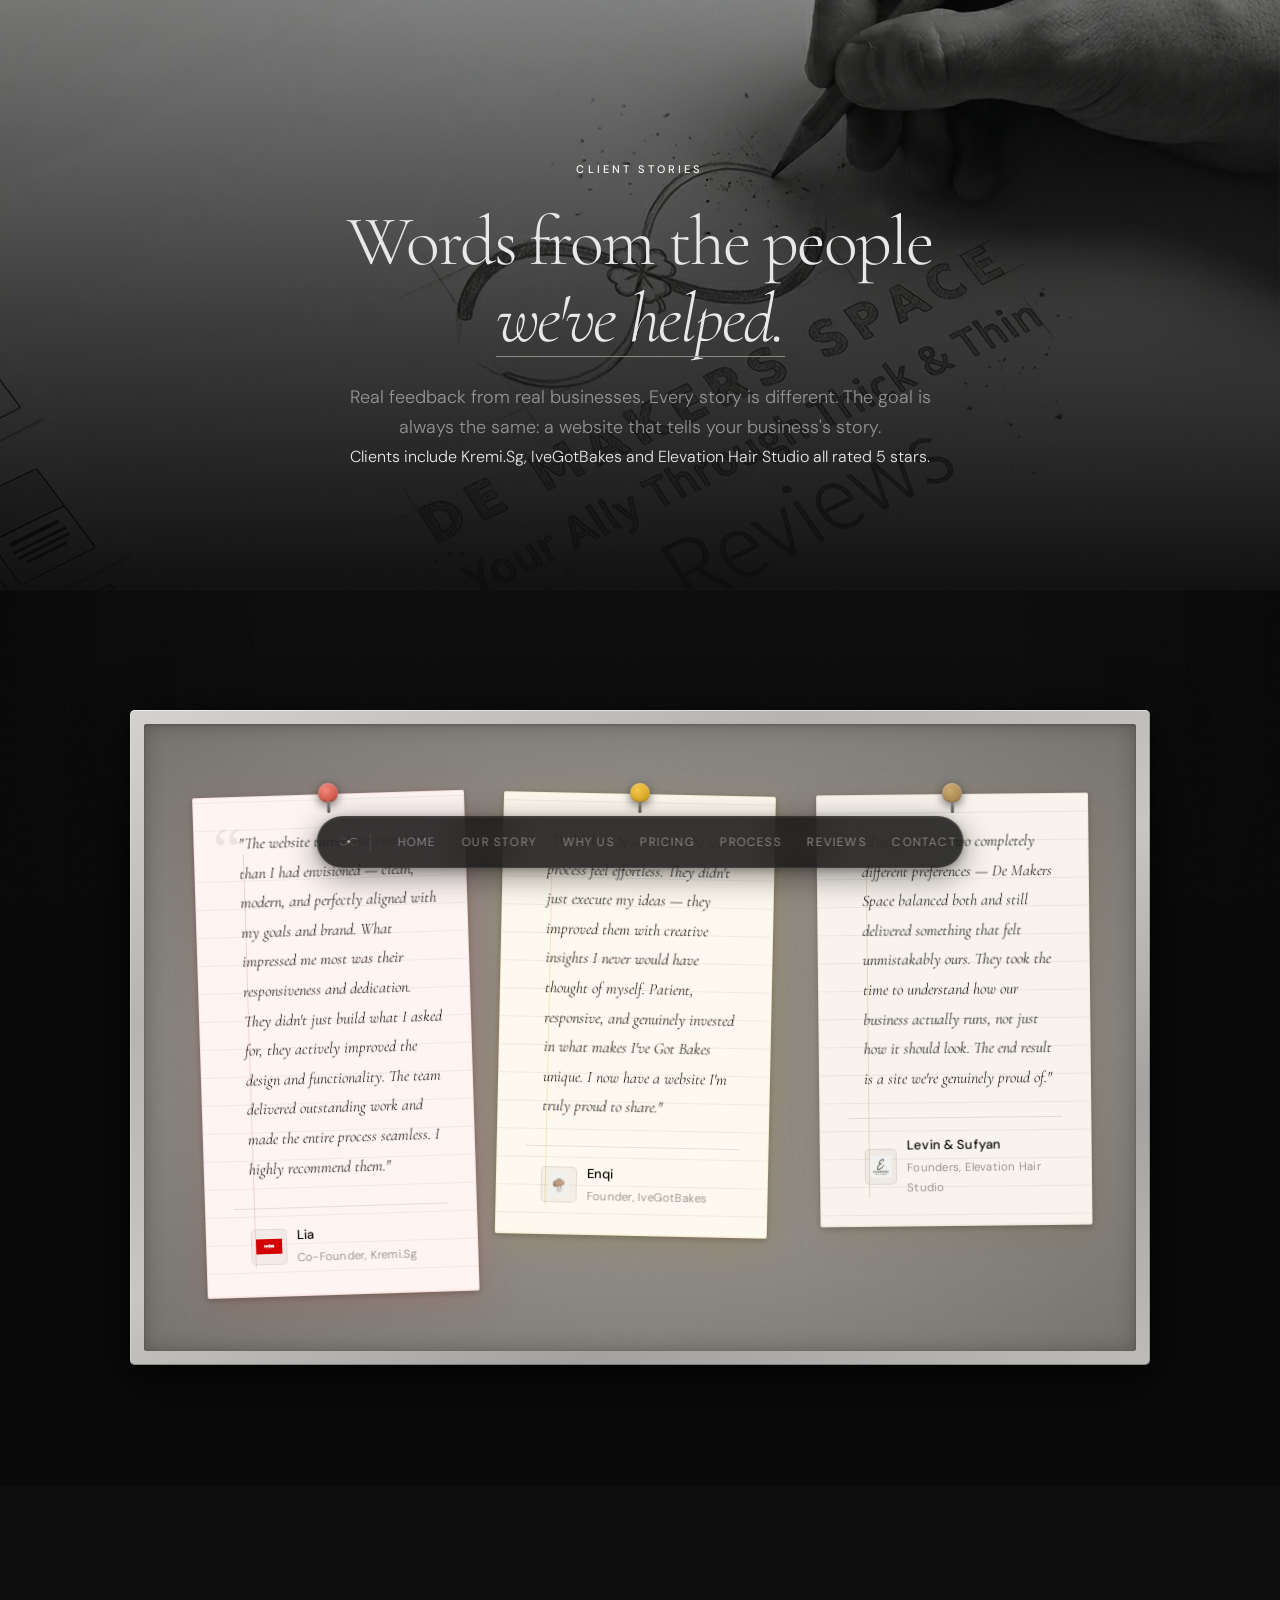
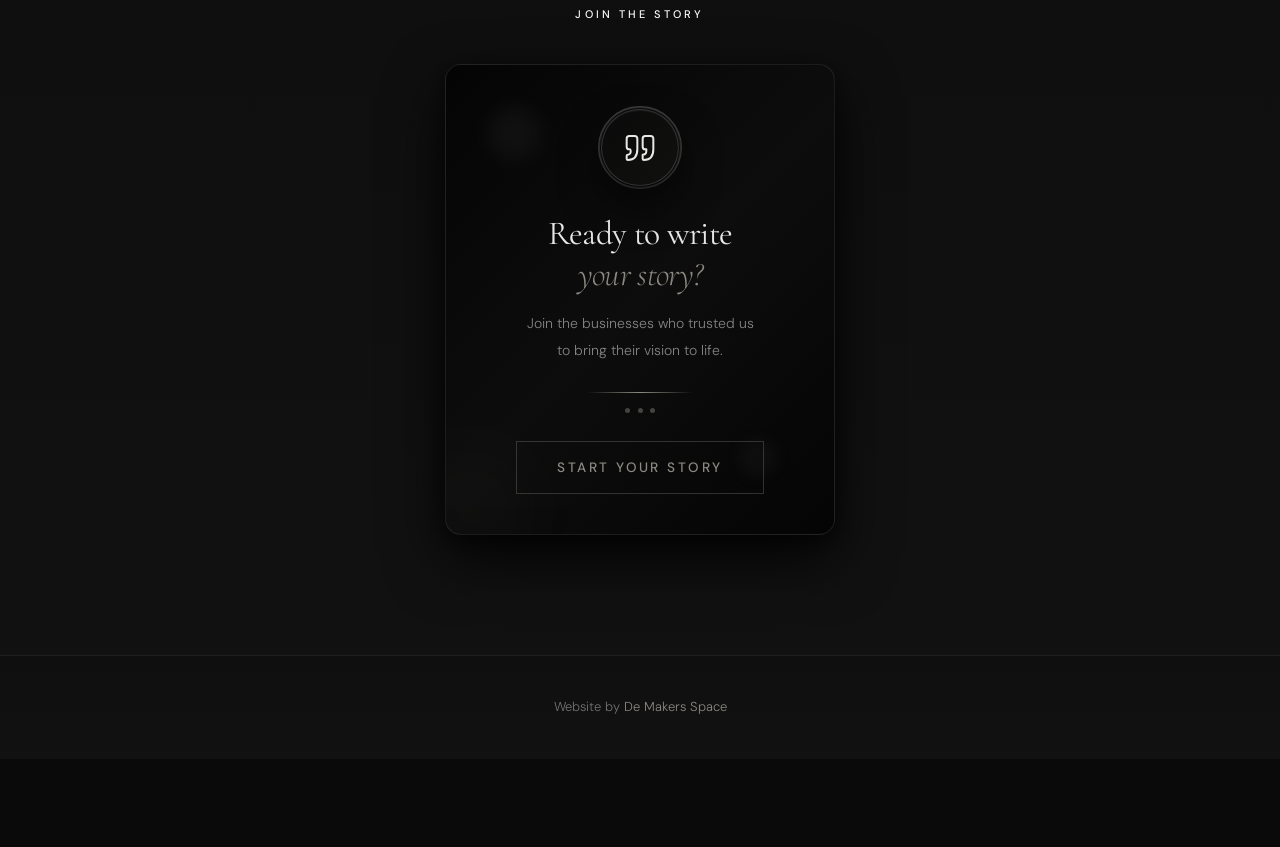
<file: reviews.html>
<!DOCTYPE html>
<html lang="en">
<head>
  <meta charset="UTF-8" />
  <meta name="viewport" content="width=device-width, initial-scale=1.0, viewport-fit=cover" />
  <title>Client Reviews | Web Design Singapore | De Makers Space</title>
  <meta name="description" content="Real testimonials from businesses who trusted De Makers Space. See what Kremi, IveGotBakes, and Elevation Hair Studio say about working with us." />
  <!-- ── SEO: Canonical & Indexing ── -->
  <link rel="canonical" href="https://demakersspace.com/reviews.html" />
  <!-- ── SEO: Open Graph & Social Sharing ── -->
  <meta property="og:type" content="website" />
  <meta property="og:site_name" content="De Makers Space" />
  <meta property="og:url" content="https://demakersspace.com/reviews.html" />
  <meta property="og:title" content="Client Reviews | Web Design Singapore | De Makers Space" />
  <meta property="og:description" content="Real testimonials from Kremi, IveGotBakes, and Elevation Hair Studio. See what our clients say about working with De Makers Space." />
  <meta property="og:image" content="https://demakersspace.com/assets/DMS_Logo.png" />
  <meta property="og:image:alt" content="De Makers Space Client Reviews" />
  <meta property="og:locale" content="en_SG" />
  <meta name="twitter:card" content="summary_large_image" />
  <meta name="twitter:title" content="Client Reviews | Web Design Singapore | De Makers Space" />
  <meta name="twitter:description" content="Real feedback from real businesses. See what our clients say about working with De Makers Space." />
  <meta name="twitter:image" content="https://demakersspace.com/assets/DMS_Logo.png" />
  <!-- ── Favicon ── -->
  <link rel="icon" href="assets/DMS_Logo.png" type="image/png" />
  <link rel="apple-touch-icon" href="assets/DMS_Logo.png" />
  <!-- ── AEO: Entity & Author Signals ── -->
  <meta name="author" content="De Makers Space" />
  <link rel="me" href="https://www.instagram.com/de.makers.space/" />
  <!-- ── SEO: Local & Geo Signals ── -->
  <meta name="geo.region" content="SG" />
  <meta name="geo.placename" content="Singapore" />
  <!-- ── SEO: Google Search Console Verification ── -->
  <!-- <meta name="google-site-verification" content="REPLACE_WITH_YOUR_VERIFICATION_CODE" /> -->
  <!-- ── SEO: hreflang ── -->
  <link rel="alternate" hreflang="en-SG" href="https://demakersspace.com/reviews.html" />
  <link rel="alternate" hreflang="x-default" href="https://demakersspace.com/reviews.html" />
  <!-- ── Performance: Resource Hints ── -->
  <link rel="preconnect" href="https://fonts.googleapis.com" />
  <link rel="preconnect" href="https://fonts.gstatic.com" crossorigin />
  <link rel="dns-prefetch" href="https://www.google-analytics.com" />
  <link rel="preload" href="assets/DMS_Logo.webp" as="image" fetchpriority="high" />
  <link rel="preload" href="assets/Hero%20section%20for%20Review.webp" as="image" />
  <!-- ── Fonts ── -->
  <link rel="stylesheet" href="https://fonts.googleapis.com/css2?family=Cormorant+Garamond:ital,wght@0,300;0,400;0,600;1,300;1,400&family=DM+Sans:wght@300;400;500&display=swap" />
  <!-- ── Styles ── -->
  <link rel="stylesheet" href="global.css" />
  <link rel="stylesheet" href="reviews.css" />
  <!-- ── AEO: FAQ Schema ── -->
  <script type="application/ld+json">
  {
    "@context": "https://schema.org",
    "@type": "FAQPage",
    "mainEntity": [
      {
        "@type": "Question",
        "name": "What do De Makers Space clients say?",
        "acceptedAnswer": {
          "@type": "Answer",
          "text": "De Makers Space clients consistently praise the team's responsiveness, creative insights, and ability to capture the heart of each business. Clients report feeling genuinely supported throughout the process — not just handed a finished product, but partnered with through every decision."
        }
      },
      {
        "@type": "Question",
        "name": "Has De Makers Space worked with real businesses?",
        "acceptedAnswer": {
          "@type": "Answer",
          "text": "Yes. De Makers Space has built custom websites for Kremi.Sg (a Japanese-inspired dessert café), IveGotBakes (a Singapore home bakery), Elevation Hair Studio (a premium hair salon), and Shifa Clinic and Surgery (a medical clinic). All clients received fully custom, story-driven websites built from a blank canvas."
        }
      },
      {
        "@type": "Question",
        "name": "Does De Makers Space have good reviews?",
        "acceptedAnswer": {
          "@type": "Answer",
          "text": "De Makers Space has received 5-star reviews from all clients. Reviewers highlight the team's collaborative approach, their ability to balance different preferences, and their commitment to delivering websites that feel genuinely unique to each business."
        }
      }
    ]
  }
  </script>
  <!-- ── SEO: Schema Markup — DOMAIN PLACEHOLDER: replace demakersspace.com with actual domain ── -->
  <script type="application/ld+json">
  {
    "@context": "https://schema.org",
    "@graph": [
      {
        "@type": "WebSite",
        "@id": "https://demakersspace.com/#website",
        "name": "De Makers Space",
        "url": "https://demakersspace.com"
      },
      {
        "@type": "ProfessionalService",
        "@id": "https://demakersspace.com/#business",
        "name": "De Makers Space",
        "url": "https://demakersspace.com",
        "aggregateRating": {
          "@type": "AggregateRating",
          "ratingValue": "5",
          "reviewCount": "3",
          "bestRating": "5",
          "worstRating": "1"
        },
        "review": [
          {
            "@type": "Review",
            "author": {
              "@type": "Person",
              "name": "Lia"
            },
            "reviewBody": "The website turned out even better than I had envisioned — clean, modern, and perfectly aligned with my goals and brand. What impressed me most was their responsiveness and dedication. They didn't just build what I asked for, they actively improved the design and functionality. The team delivered outstanding work and made the entire process seamless. I highly recommend them.",
            "reviewRating": {
              "@type": "Rating",
              "ratingValue": "5",
              "bestRating": "5"
            },
            "datePublished": "2025-01-01",
            "itemReviewed": {
              "@type": "ProfessionalService",
              "@id": "https://demakersspace.com/#business"
            }
          },
          {
            "@type": "Review",
            "author": {
              "@type": "Person",
              "name": "Enqi"
            },
            "reviewBody": "De Makers Space made the whole process feel effortless. They didn't just execute my ideas — they improved them with creative insights I never would have thought of myself. Patient, responsive, and genuinely invested in what makes I've Got Bakes unique. I now have a website I'm truly proud to share.",
            "reviewRating": {
              "@type": "Rating",
              "ratingValue": "5",
              "bestRating": "5"
            },
            "datePublished": "2025-01-01",
            "itemReviewed": {
              "@type": "ProfessionalService",
              "@id": "https://demakersspace.com/#business"
            }
          },
          {
            "@type": "Review",
            "author": {
              "@type": "Person",
              "name": "Levin & Sufyan"
            },
            "reviewBody": "Two partners, two completely different preferences — De Makers Space balanced both and still delivered something that felt unmistakably ours. They took the time to understand how our business actually runs, not just how it should look. The end result is a site we're genuinely proud of.",
            "reviewRating": {
              "@type": "Rating",
              "ratingValue": "5",
              "bestRating": "5"
            },
            "datePublished": "2025-01-01",
            "itemReviewed": {
              "@type": "ProfessionalService",
              "@id": "https://demakersspace.com/#business"
            }
          }
        ]
      },
      {
        "@type": "BreadcrumbList",
        "itemListElement": [
          {
            "@type": "ListItem",
            "position": 1,
            "name": "Home",
            "item": "https://demakersspace.com/"
          },
          {
            "@type": "ListItem",
            "position": 2,
            "name": "Client Reviews",
            "item": "https://demakersspace.com/reviews.html"
          }
        ]
      }
    ]
  }
  </script>
</head>
<body>
  <a href="#main-content" class="skip-link">Skip to main content</a>

  <!-- ── Pill Navigation ── -->
  <nav class="pill-nav" aria-label="Main navigation">
    <a href="index.html" class="pill-nav-logo">
      <picture>
        <source srcset="assets/DMS_Logo.webp" type="image/webp" />
        <img src="assets/DMS_Logo.png" alt="De Makers Space — Singapore Web Design Studio" fetchpriority="high" loading="eager" decoding="async" />
      </picture>
    </a>
    <div class="pill-nav-links">
      <a href="index.html"    class="pill-nav-link">Home</a>
      <a href="story.html"    class="pill-nav-link">Our Story</a>
      <a href="why-us.html"    class="pill-nav-link">Why Us</a>
      <a href="pricing.html"  class="pill-nav-link">Pricing</a>
      <a href="process.html"  class="pill-nav-link">Process</a>
      <a href="reviews.html"  class="pill-nav-link">Reviews</a>
      <a href="contact.html"  class="pill-nav-link">Contact</a>
    </div>
    <button class="pill-nav-hamburger" aria-label="Open menu">
      <span></span><span></span><span></span>
    </button>
  </nav>

  <!-- ── Mobile menu ── -->
  <div class="mobile-menu" role="dialog" aria-modal="true" aria-label="Navigation menu">
    <button class="mobile-menu-close" aria-label="Close menu">×</button>
    <nav class="mobile-menu-links">
      <a href="index.html"    class="mobile-menu-link">Home</a>
      <a href="story.html"    class="mobile-menu-link">Our Story</a>
      <a href="why-us.html"    class="mobile-menu-link">Why Us</a>
      <a href="pricing.html"  class="mobile-menu-link">Pricing</a>
      <a href="process.html"  class="mobile-menu-link">Process</a>
      <a href="reviews.html"  class="mobile-menu-link">Reviews</a>
      <a href="contact.html"  class="mobile-menu-link">Contact</a>
    </nav>
  </div>

  <main id="main-content">

    <!-- ── Hero ── -->
    <section class="page-hero" aria-label="Client reviews">
      <p class="eyebrow page-hero-eyebrow">CLIENT STORIES</p>
      <h1 class="page-hero-title">Words from the people<br /><em>we've helped.</em></h1>
      <p class="page-hero-subtitle">
        Real feedback from real businesses. Every story is different. The goal is always the same: a website that tells your business's story.
      </p>
      <!-- AEO: Citation-ready sentence naming clients explicitly -->
      <p class="page-hero-clients">
        Clients include Kremi.Sg, IveGotBakes and Elevation Hair Studio all rated 5 stars.
      </p>
    </section>

    <!-- ── Notice Board ── -->
    <section class="section-wrap rev-board-section" aria-label="Client testimonials">
      <div class="section-inner">

        <div class="rev-board-frame">
        <div class="rev-board" role="region" aria-label="Client reviews notice board">

          <div class="rev-notes">

            <!-- ── Note 1: Lia / Kremi.Sg ── -->
            <article class="rev-note rev-note--1" aria-label="Review by Lia, Kremi.Sg">
              <div class="rev-pin rev-pin--red" aria-hidden="true"></div>
              <blockquote class="rev-quote">
                "The website turned out even better than I had envisioned — clean, modern, and perfectly aligned with my goals and brand. What impressed me most was their responsiveness and dedication. They didn't just build what I asked for, they actively improved the design and functionality. The team delivered outstanding work and made the entire process seamless. I highly recommend them."
              </blockquote>
              <footer class="rev-author">
                <picture>
                  <source srcset="assets/kremi_logo_red.webp" type="image/webp" />
                  <img src="assets/kremi_logo_red.png" alt="Kremi — web design client of De Makers Space Singapore" class="rev-avatar rev-avatar--logo" loading="lazy" decoding="async" />
                </picture>
                <div class="rev-author-text">
                  <p class="rev-name">Lia</p>
                  <p class="rev-role">Co-Founder, Kremi.Sg</p>
                </div>
              </footer>
            </article>

            <!-- ── Note 2: Enqi / IveGotBakes ── -->
            <article class="rev-note rev-note--2" aria-label="Review by Enqi, IveGotBakes">
              <div class="rev-pin rev-pin--blue" aria-hidden="true"></div>
              <blockquote class="rev-quote">
                "De Makers Space made the whole process feel effortless. They didn't just execute my ideas — they improved them with creative insights I never would have thought of myself. Patient, responsive, and genuinely invested in what makes I've Got Bakes unique. I now have a website I'm truly proud to share."
              </blockquote>
              <footer class="rev-author">
                <picture>
                  <source srcset="assets/IveGotBakes Logo.webp" type="image/webp" />
                  <img src="assets/IveGotBakes Logo.png" alt="IveGotBakes — web design client of De Makers Space Singapore" class="rev-avatar rev-avatar--logo" loading="lazy" decoding="async" />
                </picture>
                <div class="rev-author-text">
                  <p class="rev-name">Enqi</p>
                  <p class="rev-role">Founder, IveGotBakes</p>
                </div>
              </footer>
            </article>

            <!-- ── Note 3: Levin & Sufyan / Elevation Hair Studio ── -->
            <article class="rev-note rev-note--3" aria-label="Review by Levin and Sufyan, Elevation Hair Studio">
              <div class="rev-pin rev-pin--gold" aria-hidden="true"></div>
              <blockquote class="rev-quote">
                "Two partners, two completely different preferences — De Makers Space balanced both and still delivered something that felt unmistakably ours. They took the time to understand how our business actually runs, not just how it should look. The end result is a site we're genuinely proud of."
              </blockquote>
              <footer class="rev-author">
                <picture>
                  <source srcset="assets/EHS Logo.webp" type="image/webp" />
                  <img src="assets/EHS Logo.PNG" alt="Elevation Hair Studio — web design client of De Makers Space Singapore" class="rev-avatar rev-avatar--logo" loading="lazy" decoding="async" />
                </picture>
                <div class="rev-author-text">
                  <p class="rev-name">Levin &amp; Sufyan</p>
                  <p class="rev-role">Founders, Elevation Hair Studio</p>
                </div>
              </footer>
            </article>

          </div>

        </div>
        </div><!-- /.rev-board-frame -->

      </div>
    </section>

    <!-- ── CTA ── -->
    <section class="cta-section" aria-label="Join the story">
      <p class="eyebrow cta-section-eyebrow">JOIN THE STORY</p>
      <div class="dms-hcard-wrap">
        <div class="dms-hcard">

          <!-- Background atmosphere -->
          <div class="dms-hcard-bg" aria-hidden="true">
            <div class="dms-hcard-orb1"></div>
            <div class="dms-hcard-orb2"></div>
            <div class="dms-hcard-orb3"></div>
            <div class="dms-hcard-shimmer"></div>
          </div>

          <!-- Content -->
          <div class="dms-hcard-body">

            <!-- Icon: quote marks — testimonials / voice -->
            <div class="dms-hcard-icon-wrap">
              <div class="dms-hcard-icon-ring1" aria-hidden="true"></div>
              <div class="dms-hcard-icon-ring2" aria-hidden="true"></div>
              <div class="dms-hcard-icon" aria-hidden="true">
                <svg width="32" height="32" viewBox="0 0 24 24" fill="none" stroke="currentColor" stroke-width="1.5" stroke-linecap="round" stroke-linejoin="round" aria-hidden="true">
                  <path d="M3 21c3 0 7-1 7-8V5c0-1.25-.756-2.017-2-2H4c-1.25 0-2 .75-2 1.972V11c0 1.25.75 2 2 2 1 0 1 0 1 1v1c0 1-1 2-2 2s-1 .008-1 1.031V20c0 1 0 1 1 1z"/>
                  <path d="M15 21c3 0 7-1 7-8V5c0-1.25-.757-2.017-2-2h-4c-1.25 0-2 .75-2 1.972V11c0 1.25.75 2 2 2h.75c0 2.25.25 4-2.75 4v3c0 1 0 1 1 1z"/>
                </svg>
              </div>
            </div>

            <h2 class="dms-hcard-title">Ready to write<br /><em>your story?</em></h2>

            <div class="dms-hcard-desc">
              <p>Join the businesses who trusted us</p>
              <p>to bring their vision to life.</p>
            </div>

            <div class="dms-hcard-bar" aria-hidden="true"></div>
            <div class="dms-hcard-dots" aria-hidden="true">
              <div class="dms-hcard-dot"></div>
              <div class="dms-hcard-dot"></div>
              <div class="dms-hcard-dot"></div>
            </div>

            <a href="contact.html" class="dms-hcard-cta">Start your story</a>
          </div>

          <!-- Corner accents -->
          <div class="dms-hcard-corner-tl" aria-hidden="true"></div>
          <div class="dms-hcard-corner-br" aria-hidden="true"></div>
        </div>
      </div>
    </section>

  </main>

  <!-- ── Footer ── -->
  <footer class="site-footer">
    <p>Website by <a href="https://www.instagram.com/de.makers.space/" target="_blank" rel="noopener noreferrer">De Makers Space</a></p>
  </footer>

  <script src="global.js" defer></script>
  <script src="reviews.js" defer></script>
</body>
</html>
</file>
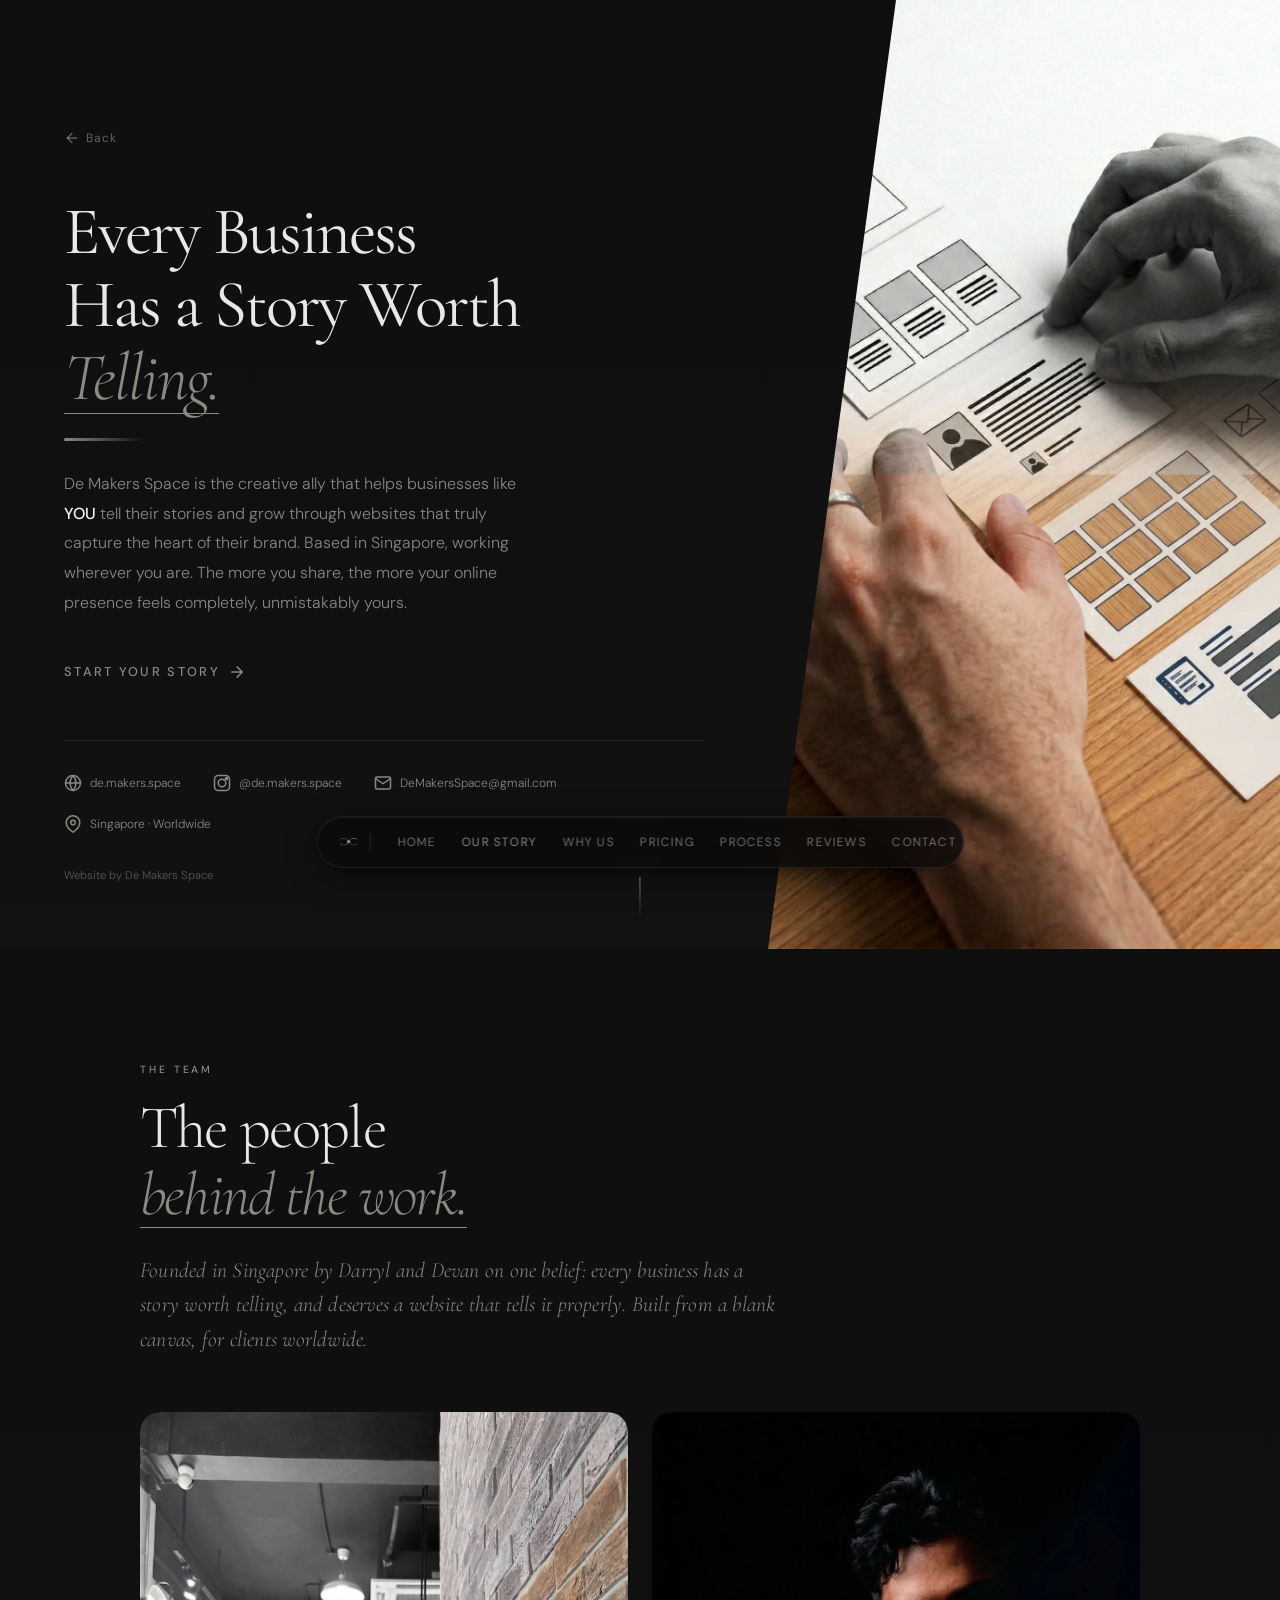
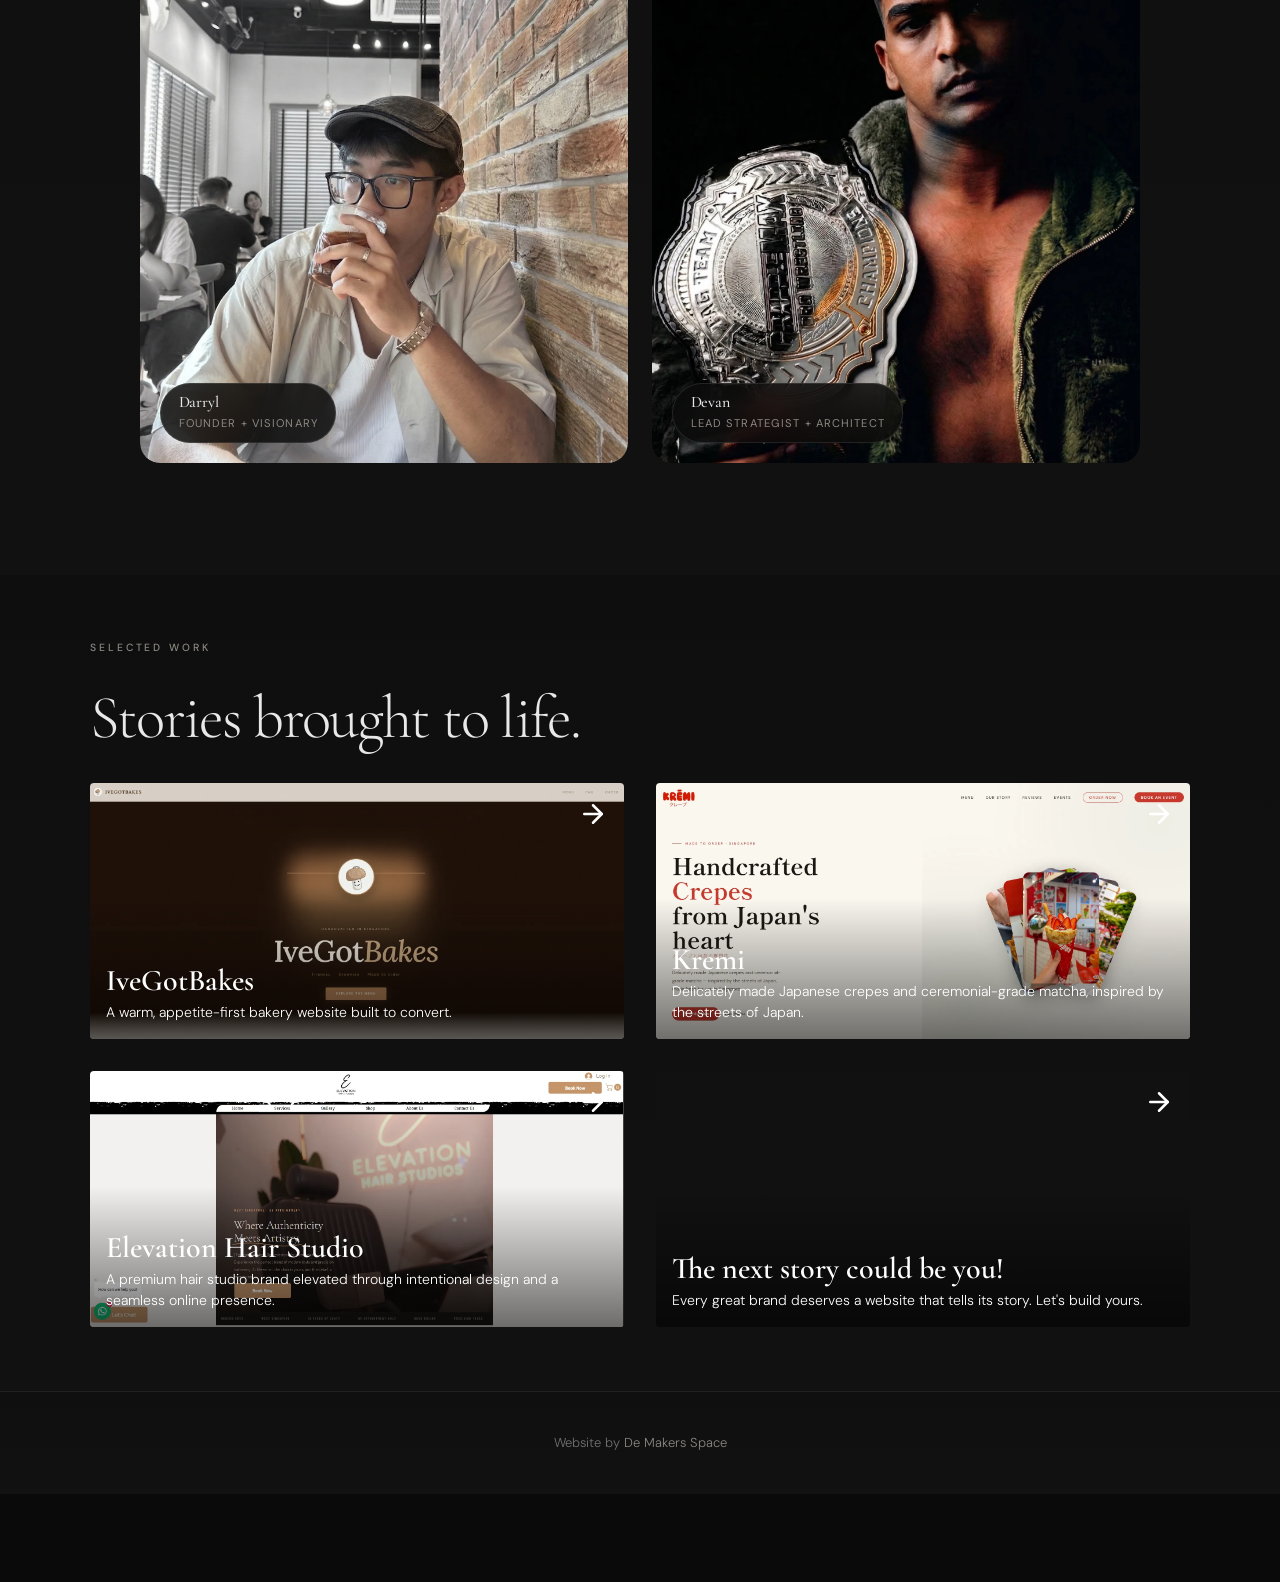
<file: story.html>
<!DOCTYPE html>
<html lang="en">
<head>
  <meta charset="UTF-8" />
  <meta name="viewport" content="width=device-width, initial-scale=1.0, viewport-fit=cover" />
  <title>Our Story | De Makers Space — Web Design Studio Singapore</title>
  <meta name="description" content="Meet De Makers Space — Singapore's boutique web design team. We build custom, story-first websites for businesses ready to own their story. See our work and our team." />
  <!-- ── SEO: Canonical & Indexing ── -->
  <link rel="canonical" href="https://demakersspace.com/story.html" />
  <!-- ── SEO: Open Graph & Social Sharing ── -->
  <meta property="og:type" content="website" />
  <meta property="og:site_name" content="De Makers Space" />
  <meta property="og:url" content="https://demakersspace.com/story.html" />
  <meta property="og:title" content="Our Story | De Makers Space — Web Design Studio Singapore" />
  <meta property="og:description" content="Meet De Makers Space — Singapore's boutique web design team. We build custom, story-first websites for businesses ready to own their story." />
  <meta property="og:image" content="https://demakersspace.com/assets/DMS_Logo.png" />
  <meta property="og:image:alt" content="De Makers Space — Singapore Web Design Studio" />
  <meta property="og:locale" content="en_SG" />
  <meta name="twitter:card" content="summary_large_image" />
  <meta name="twitter:title" content="Our Story | De Makers Space — Web Design Studio Singapore" />
  <meta name="twitter:description" content="Meet De Makers Space — Singapore's boutique web design team, building story-first websites for businesses everywhere." />
  <meta name="twitter:image" content="https://demakersspace.com/assets/picture-for-our-story.png" />
  <!-- ── Favicon ── -->
  <link rel="icon" href="assets/DMS_Logo.png" type="image/png" />
  <link rel="apple-touch-icon" href="assets/DMS_Logo.png" />
  <!-- ── AEO: Entity & Author Signals ── -->
  <meta name="author" content="De Makers Space" />
  <link rel="me" href="https://www.instagram.com/de.makers.space/" />
  <!-- ── SEO: Local & Geo Signals ── -->
  <meta name="geo.region" content="SG" />
  <meta name="geo.placename" content="Singapore" />
  <!-- ── SEO: Google Search Console Verification ── -->
  <!-- <meta name="google-site-verification" content="REPLACE_WITH_YOUR_VERIFICATION_CODE" /> -->
  <!-- ── SEO: hreflang ── -->
  <link rel="alternate" hreflang="en-SG" href="https://demakersspace.com/story.html" />
  <link rel="alternate" hreflang="x-default" href="https://demakersspace.com/story.html" />
  <!-- ── Performance: Resource Hints ── -->
  <link rel="preconnect" href="https://fonts.googleapis.com" />
  <link rel="preconnect" href="https://fonts.gstatic.com" crossorigin />
  <link rel="dns-prefetch" href="https://www.google-analytics.com" />
  <link rel="preload" href="assets/DMS_Logo.webp" as="image" fetchpriority="high" />
  <link rel="preload" href="assets/picture-for-our-story.webp" as="image" fetchpriority="high" />
  <!-- ── Fonts ── -->
  <link rel="stylesheet" href="https://fonts.googleapis.com/css2?family=Cormorant+Garamond:ital,wght@0,300;0,400;0,600;1,300;1,400&family=DM+Sans:wght@300;400;500&display=swap" />
  <!-- ── Styles ── -->
  <link rel="stylesheet" href="global.css" />
  <link rel="stylesheet" href="story.css?v=2" />
  <!-- ── AEO: Entity Schema (ProfessionalService) + FAQ Schema ── -->
  <script type="application/ld+json">
  {
    "@context": "https://schema.org",
    "@graph": [
      {
        "@type": "ProfessionalService",
        "@id": "https://demakersspace.com/#business",
        "name": "De Makers Space",
        "description": "De Makers Space is a story-driven web design studio based in Singapore, helping businesses of all sizes and industries worldwide build custom websites that feel completely, unmistakably theirs — creating the personal touch and warmth that turns visitors into clients who trust them.",
        "slogan": "Every business has a story worth telling.",
        "url": "https://demakersspace.com",
        "logo": "https://demakersspace.com/assets/DMS_Logo.png",
        "foundingLocation": "Singapore",
        "areaServed": "Worldwide",
        "serviceType": "Custom Web Design and Development",
        "email": "DeMakersSpace@gmail.com",
        "sameAs": ["https://www.instagram.com/de.makers.space/"],
        "employee": [
          {
            "@type": "Person",
            "name": "Darryl",
            "jobTitle": "Founder and Visionary",
            "description": "Data science background. Founded De Makers Space to help businesses build a meaningful, personal digital presence."
          },
          {
            "@type": "Person",
            "name": "Devan",
            "jobTitle": "Lead Strategist and Architect",
            "description": "Business and marketing background. Ensures every website De Makers Space builds is purposeful, on-brand, and built to convert."
          }
        ]
      },
      {
        "@type": "FAQPage",
        "mainEntity": [
          {
            "@type": "Question",
            "name": "Who founded De Makers Space?",
            "acceptedAnswer": {
              "@type": "Answer",
              "text": "De Makers Space was founded in Singapore by Darryl (Founder and Visionary, data science background), with Devan as Lead Strategist and Architect (business and marketing background). Both are based in Singapore."
            }
          },
          {
            "@type": "Question",
            "name": "What is the story behind De Makers Space?",
            "acceptedAnswer": {
              "@type": "Answer",
              "text": "De Makers Space was founded in Singapore when Darryl and Devan recognised that most small businesses either lacked a digital presence or had websites that didn't truly represent who they were. They created De Makers Space to help businesses of all sizes build custom websites that capture the heart of their brand — starting from their unique story, not a template."
            }
          },
          {
            "@type": "Question",
            "name": "What does De Makers Space believe about websites and business?",
            "acceptedAnswer": {
              "@type": "Answer",
              "text": "De Makers Space believes that every business — regardless of size, industry, or location — has a story worth telling. A great website doesn't just look good; it creates genuine trust and warmth between a business and its clients by telling that story in a way that feels completely and unmistakably theirs."
            }
          },
          {
            "@type": "Question",
            "name": "Where is De Makers Space located?",
            "acceptedAnswer": {
              "@type": "Answer",
              "text": "De Makers Space is based in Singapore and works with clients worldwide. The studio has built custom websites for businesses across food and beverage, hospitality, healthcare, and professional services."
            }
          }
        ]
      }
    ]
  }
  </script>
  <!-- ── SEO: Schema Markup — DOMAIN PLACEHOLDER: replace demakersspace.com with actual domain ── -->
  <script type="application/ld+json">
  {
    "@context": "https://schema.org",
    "@graph": [
      {
        "@type": "WebSite",
        "@id": "https://demakersspace.com/#website",
        "name": "De Makers Space",
        "url": "https://demakersspace.com"
      },
      {
        "@type": "AboutPage",
        "@id": "https://demakersspace.com/story.html",
        "url": "https://demakersspace.com/story.html",
        "name": "Our Story | De Makers Space — Web Design Studio Singapore",
        "description": "The story behind De Makers Space — a boutique web design studio based in Singapore, founded by Darryl and Devan to help businesses everywhere tell their stories online.",
        "about": {
          "@type": "ProfessionalService",
          "@id": "https://demakersspace.com/#business",
          "name": "De Makers Space",
          "url": "https://demakersspace.com",
          "foundingLocation": "Singapore",
          "employee": [
            {
              "@type": "Person",
              "name": "Darryl",
              "jobTitle": "Founder and Visionary",
              "description": "Data science background, passionate about helping businesses build a meaningful digital presence."
            },
            {
              "@type": "Person",
              "name": "Devan",
              "jobTitle": "Lead Strategist and Architect",
              "description": "Business and marketing background, focused on ensuring every website is purposeful and built to convert."
            }
          ]
        }
      },
      {
        "@type": "BreadcrumbList",
        "itemListElement": [
          {
            "@type": "ListItem",
            "position": 1,
            "name": "Home",
            "item": "https://demakersspace.com/"
          },
          {
            "@type": "ListItem",
            "position": 2,
            "name": "Our Story",
            "item": "https://demakersspace.com/story.html"
          }
        ]
      }
    ]
  }
  </script>
</head>
<body>
  <a href="#main-content" class="skip-link">Skip to main content</a>

  <!-- ── Pill Navigation ── -->
  <nav class="pill-nav" aria-label="Main navigation">
    <a href="index.html" class="pill-nav-logo">
      <picture>
        <source srcset="assets/DMS_Logo.webp" type="image/webp" />
        <img src="assets/DMS_Logo.png" alt="De Makers Space — Singapore Web Design Studio" fetchpriority="high" loading="eager" decoding="async" />
      </picture>
    </a>
    <div class="pill-nav-links">
      <a href="index.html"    class="pill-nav-link">Home</a>
      <a href="story.html"    class="pill-nav-link">Our Story</a>
      <a href="why-us.html"    class="pill-nav-link">Why Us</a>
      <a href="pricing.html"  class="pill-nav-link">Pricing</a>
      <a href="process.html"  class="pill-nav-link">Process</a>
      <a href="reviews.html"  class="pill-nav-link">Reviews</a>
      <a href="contact.html"  class="pill-nav-link">Contact</a>
    </div>
    <button class="pill-nav-hamburger" aria-label="Open menu">
      <span></span><span></span><span></span>
    </button>
  </nav>

  <!-- ── Mobile menu ── -->
  <div class="mobile-menu" role="dialog" aria-modal="true" aria-label="Navigation menu">
    <button class="mobile-menu-close" aria-label="Close menu">×</button>
    <nav class="mobile-menu-links">
      <a href="index.html"    class="mobile-menu-link">Home</a>
      <a href="story.html"    class="mobile-menu-link">Our Story</a>
      <a href="why-us.html"    class="mobile-menu-link">Why Us</a>
      <a href="pricing.html"  class="mobile-menu-link">Pricing</a>
      <a href="process.html"  class="mobile-menu-link">Process</a>
      <a href="reviews.html"  class="mobile-menu-link">Reviews</a>
      <a href="contact.html"  class="mobile-menu-link">Contact</a>
    </nav>
  </div>

  <main id="main-content">

  <!-- ══════════════════════════════════════════
       STORY HERO
  ═══════════════════════════════════════════ -->
  <section class="story-hero" aria-label="De Makers Space — Our Story">

    <!-- Left: Content -->
    <div class="story-content">
      <header class="story-header anim-item">
        <a href="index.html" class="story-back" aria-label="Back to home">
          <svg width="16" height="16" viewBox="0 0 24 24" fill="none" stroke="currentColor" stroke-width="2" stroke-linecap="round" stroke-linejoin="round"><line x1="19" y1="12" x2="5" y2="12"/><polyline points="12 19 5 12 12 5"/></svg>
          Back
        </a>
      </header>

      <div class="story-main">
        <h1 class="story-title">
          <span class="story-wg story-wg--1 anim-item">Every Business</span><br />
          <span class="story-wg story-wg--2 anim-item">Has a Story Worth</span><br />
          <em class="story-title-em anim-item">Telling.</em>
        </h1>
        <div class="story-divider anim-item" aria-hidden="true"></div>
        <p class="story-subtitle anim-item">
          De Makers Space is the creative ally that helps businesses like <strong>YOU</strong> tell their stories and grow through websites that truly capture the heart of their brand. Based in Singapore, working wherever you are. The more you share, the more your online presence feels completely, unmistakably yours.
        </p>
        <a href="contact.html" class="story-cta anim-item">
          START YOUR STORY
          <svg width="18" height="18" viewBox="0 0 24 24" fill="none" stroke="currentColor" stroke-width="2" stroke-linecap="round" stroke-linejoin="round"><line x1="5" y1="12" x2="19" y2="12"/><polyline points="12 5 19 12 12 19"/></svg>
        </a>
      </div>

      <footer class="story-footer anim-item">
        <div class="story-contacts-row">
          <div class="story-contact-item">
            <svg class="story-contact-icon" width="18" height="18" viewBox="0 0 24 24" fill="none" stroke="currentColor" stroke-width="2" stroke-linecap="round" stroke-linejoin="round"><circle cx="12" cy="12" r="10"/><path d="M2 12h20"/><path d="M12 2a15.3 15.3 0 0 1 4 10 15.3 15.3 0 0 1-4 10 15.3 15.3 0 0 1-4-10 15.3 15.3 0 0 1 4-10z"/></svg>
            <span>de.makers.space</span>
          </div>
          <div class="story-contact-item">
            <svg class="story-contact-icon" width="18" height="18" viewBox="0 0 24 24" fill="none" stroke="currentColor" stroke-width="2" stroke-linecap="round" stroke-linejoin="round"><rect x="2" y="2" width="20" height="20" rx="5"/><circle cx="12" cy="12" r="5"/><circle cx="18" cy="6" r="1.5" fill="currentColor"/></svg>
            <span>@de.makers.space</span>
          </div>
          <div class="story-contact-item">
            <svg class="story-contact-icon" width="18" height="18" viewBox="0 0 24 24" fill="none" stroke="currentColor" stroke-width="2" stroke-linecap="round" stroke-linejoin="round"><path d="M4 4h16c1.1 0 2 .9 2 2v12c0 1.1-.9 2-2 2H4c-1.1 0-2-.9-2-2V6c0-1.1.9-2 2-2z"/><polyline points="22,6 12,13 2,6"/></svg>
            <a href="mailto:DeMakersSpace@gmail.com" style="color:inherit;text-decoration:none;">DeMakersSpace@gmail.com</a>
          </div>
          <div class="story-contact-item">
            <svg class="story-contact-icon" width="18" height="18" viewBox="0 0 24 24" fill="none" stroke="currentColor" stroke-width="2" stroke-linecap="round" stroke-linejoin="round"><path d="M21 10c0 7-9 13-9 13s-9-6-9-13a9 9 0 0 1 18 0z"/><circle cx="12" cy="10" r="3"/></svg>
            <span>Singapore · Worldwide</span>
          </div>
        </div>
        <p class="story-credit">
          Website by <a href="https://www.instagram.com/de.makers.space/" target="_blank" rel="noopener noreferrer">De Makers Space</a>
        </p>
      </footer>
    </div>

    <!-- Right: Image -->
    <div class="story-image">
      <picture>
        <source srcset="assets/picture-for-our-story.webp" type="image/webp" />
        <img
          src="assets/picture-for-our-story.png"
          alt="Darryl and Devan — the De Makers Space web design team in Singapore"
          class="story-image-img"
          loading="eager"
          fetchpriority="high"
          decoding="sync"
        />
      </picture>
    </div>

    <!-- Scroll hint -->
    <div class="story-scroll-hint" aria-hidden="true">
      <span class="story-scroll-hint-text">scroll</span>
      <div class="story-scroll-hint-line"></div>
    </div>
  </section>

  <!-- ══════════════════════════════════════════
       THE TEAM — Profile Carousel
  ═══════════════════════════════════════════ -->
  <section class="team-section" aria-label="The Team">
    <div class="team-inner">

      <p class="eyebrow team-eyebrow scroll-reveal-item">THE TEAM</p>
      <h2 class="team-heading scroll-reveal-item">The people<br /><em>behind the work.</em></h2>
      <p class="team-founding scroll-reveal-item">Founded in Singapore by Darryl and Devan on one belief: every business has a story worth telling, and deserves a website that tells it properly. Built from a blank canvas, for clients worldwide.</p>

      <div class="tc-wrap scroll-reveal-item">

        <div class="tc-slides">

          <!-- ── Darryl ── -->
          <div class="tc-slide">
            <div class="tc-photo-wrap">
              <picture>
                <source srcset="assets/Darryl.webp" type="image/webp" />
                <img src="assets/Darryl.png" alt="Darryl — Founder and Visionary of De Makers Space Singapore" draggable="false" loading="lazy" decoding="async" />
              </picture>
              <div class="tc-overlay" aria-hidden="true">
                <p>Since I was young, I've always had a heart for helping people. That drive led me to study Data Science, where I learned to use advanced technology to find insights that actually matter. Through the journey, I realized that for many businesses, technology feels cold or disconnected.</p>
                <p>I started De Makers Space simply to help. I look for businesses that either have no digital presence or a website that isn't doing them justice, and I work to refine their brand so it truly reflects who they are.</p>
                <p>My goal isn't just to hand over a project; it's to walk alongside my partners as an ally, providing the support and maintenance they need to grow through every milestone.</p>
              </div>
              <div class="tc-badge">
                <span class="tc-name">Darryl</span>
                <span class="tc-role">Founder + Visionary</span>
              </div>
            </div>
          </div>

          <!-- ── Devan ── -->
          <div class="tc-slide">
            <div class="tc-photo-wrap">
              <picture>
                <source srcset="assets/Devan.webp" type="image/webp" />
                <img src="assets/Devan.png" alt="Devan — Lead Strategist and Architect at De Makers Space Singapore" draggable="false" loading="lazy" decoding="async" />
              </picture>
              <div class="tc-overlay" aria-hidden="true">
                <p>With a background in Business and marketing experience across multiple industries, I've picked up one truth that never changes: the right depiction can transform a brand completely.</p>
                <p>At De Makers Space, I'm the one asking the hard questions behind the scenes. Who is this business really speaking to? What do they want people to feel when they land on their site? And how do we make sure it actually converts? I work hand in hand with my partner to make sure every website we build isn't just beautiful. It's purposeful, and built to grow.</p>
                <p>When I'm not looking at websites, you'll find me in the wrestling ring, where I've learned that energy, preparation, and showing up fully for your team is everything. That's exactly the kind of partner I am to every client we work with.</p>
              </div>
              <div class="tc-badge">
                <span class="tc-name">Devan</span>
                <span class="tc-role">Lead Strategist + Architect</span>
              </div>
            </div>
          </div>

        </div>

      </div>
    </div>
  </section>

  <!-- ══════════════════════════════════════════
       SELECTED WORK
  ═══════════════════════════════════════════ -->
  <section class="work" aria-label="Selected Work">
    <div class="work-inner">
      <p class="work-eyebrow eyebrow scroll-reveal-item">Selected Work</p>
      <h2 class="work-heading scroll-reveal-item">
        <span class="work-word work-word--1">Stories</span>
        <span class="work-word work-word--2">brought</span>
        <span class="work-word work-word--3">to</span>
        <span class="work-word work-word--4">life.</span>
      </h2>

      <div class="wc-grid scroll-reveal-item">
        <a
          class="wc-card"
          href="https://ivegotbakes.pages.dev/"
          target="_blank"
          rel="noopener noreferrer"
          aria-label="Visit IveGotBakes website"
        >
          <div class="wc-card-bg" style="background-image:url('assets/IveGotBakes.webp')" role="img" aria-label="IveGotBakes website design by De Makers Space Singapore"></div>
          <div class="wc-card-body">
            <svg class="wc-card-arrow" width="30" height="30" viewBox="0 0 24 24" fill="none" stroke="currentColor" stroke-width="2" stroke-linecap="round" stroke-linejoin="round"><line x1="5" y1="12" x2="19" y2="12"/><polyline points="12 5 19 12 12 19"/></svg>
            <div>
              <h3 class="wc-card-heading">IveGotBakes</h3>
              <p class="wc-card-desc">A warm, appetite-first bakery website built to convert.</p>
            </div>
          </div>
        </a>

        <a
          class="wc-card"
          href="https://www.kremi.sg"
          target="_blank"
          rel="noopener noreferrer"
          aria-label="Visit Kremi website"
        >
          <div class="wc-card-bg" style="background-image:url('assets/Kremi.webp')" role="img" aria-label="Kremi website design by De Makers Space Singapore"></div>
          <div class="wc-card-body">
            <svg class="wc-card-arrow" width="30" height="30" viewBox="0 0 24 24" fill="none" stroke="currentColor" stroke-width="2" stroke-linecap="round" stroke-linejoin="round"><line x1="5" y1="12" x2="19" y2="12"/><polyline points="12 5 19 12 12 19"/></svg>
            <div>
              <h3 class="wc-card-heading">Kremi</h3>
              <p class="wc-card-desc">Delicately made Japanese crepes and ceremonial-grade matcha, inspired by the streets of Japan.</p>
            </div>
          </div>
        </a>

        <a
          class="wc-card"
          href="https://www.elevationhairstudios.com"
          target="_blank"
          rel="noopener noreferrer"
          aria-label="Visit Elevation Hair Studio website"
        >
          <div class="wc-card-bg" style="background-image:url('assets/ElevationHairStudio.webp')" role="img" aria-label="Elevation Hair Studio website design by De Makers Space Singapore"></div>
          <div class="wc-card-body">
            <svg class="wc-card-arrow" width="30" height="30" viewBox="0 0 24 24" fill="none" stroke="currentColor" stroke-width="2" stroke-linecap="round" stroke-linejoin="round"><line x1="5" y1="12" x2="19" y2="12"/><polyline points="12 5 19 12 12 19"/></svg>
            <div>
              <h3 class="wc-card-heading">Elevation Hair Studio</h3>
              <p class="wc-card-desc">A premium hair studio brand elevated through intentional design and a seamless online presence.</p>
            </div>
          </div>
        </a>

        <a
          class="wc-card wc-card--cta"
          href="contact.html"
          aria-label="Start your project with De Makers Space"
        >
          <div class="wc-card-body">
            <svg class="wc-card-arrow" width="30" height="30" viewBox="0 0 24 24" fill="none" stroke="currentColor" stroke-width="2" stroke-linecap="round" stroke-linejoin="round"><line x1="5" y1="12" x2="19" y2="12"/><polyline points="12 5 19 12 12 19"/></svg>
            <div>
              <h3 class="wc-card-heading">The next story could be you!</h3>
              <p class="wc-card-desc">Every great brand deserves a website that tells its story. Let's build yours.</p>
            </div>
          </div>
        </a>
      </div>
    </div>
  </section>

  </main>

  <!-- ── Footer ── -->
  <footer class="site-footer">
    <p>Website by <a href="https://www.instagram.com/de.makers.space/" target="_blank" rel="noopener noreferrer">De Makers Space</a></p>
  </footer>

  <script src="global.js" defer></script>
  <script src="story.js" defer></script>
</body>
</html>
</file>
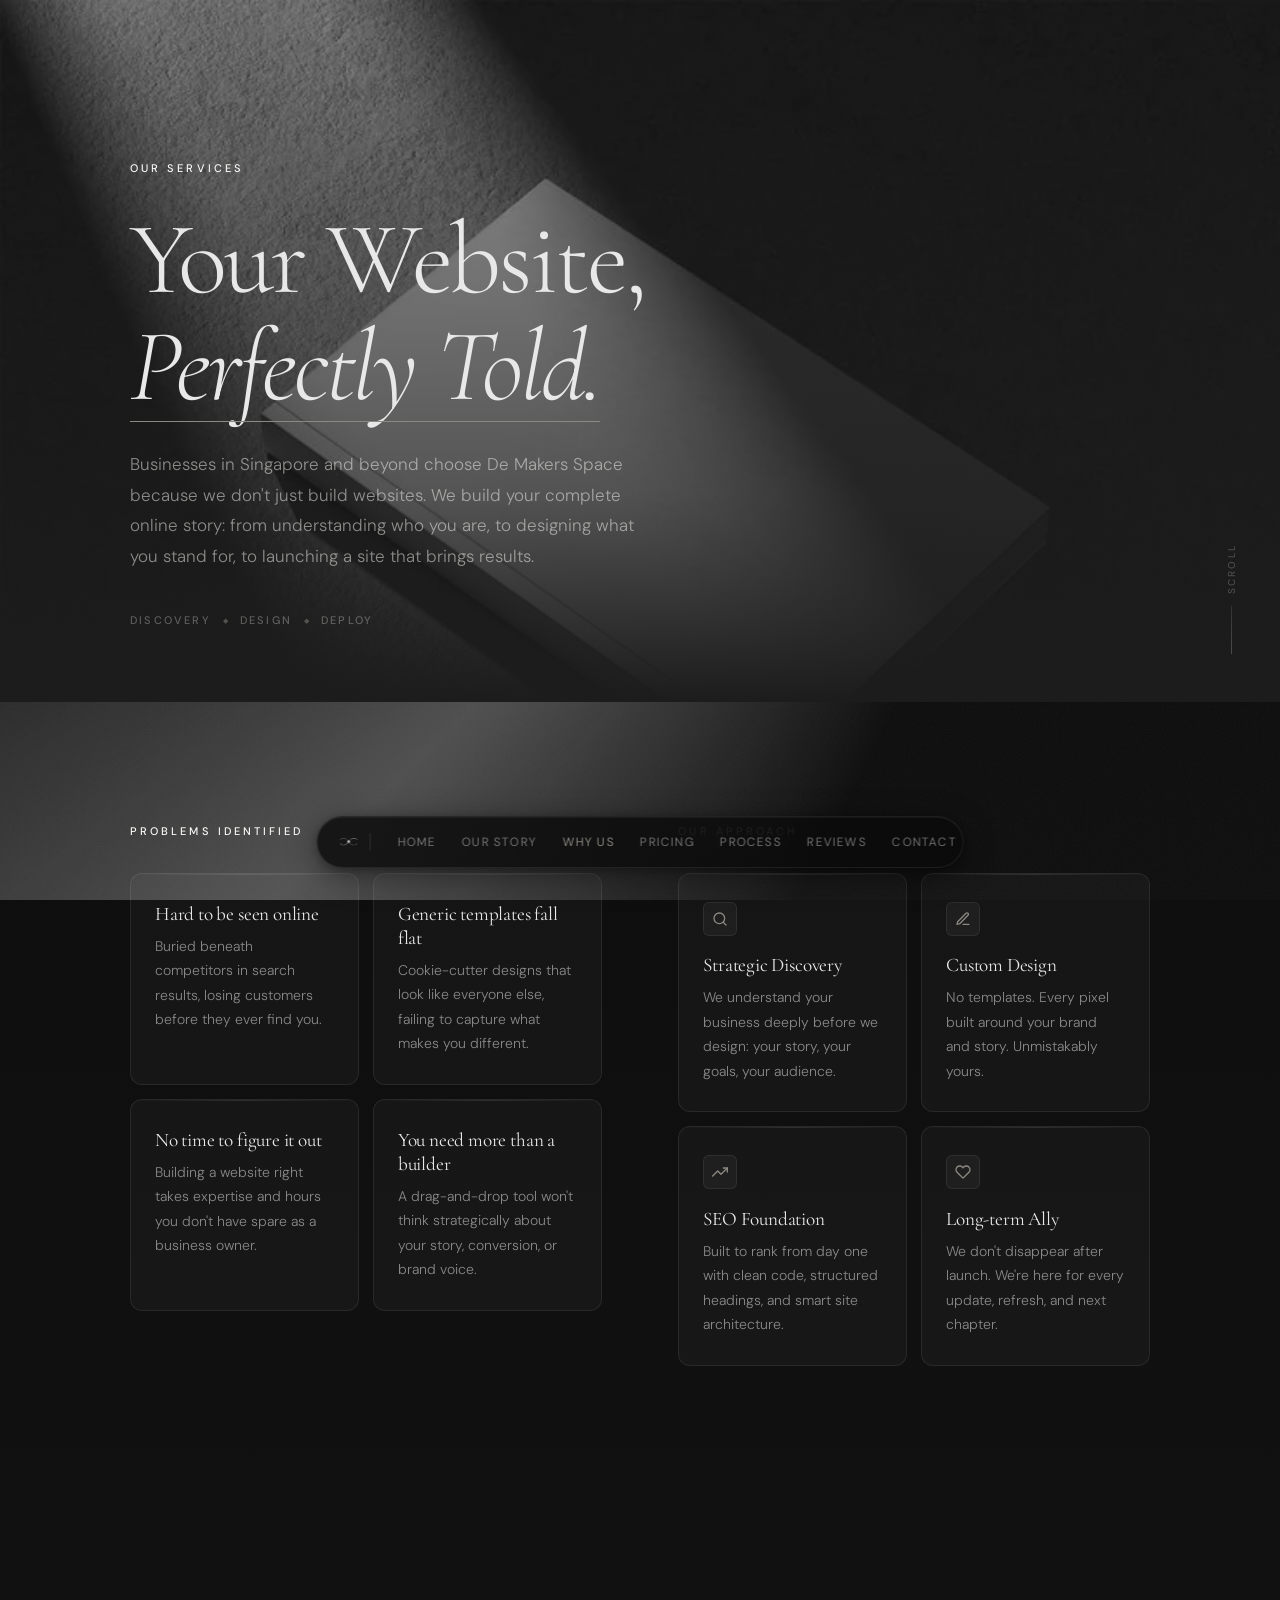
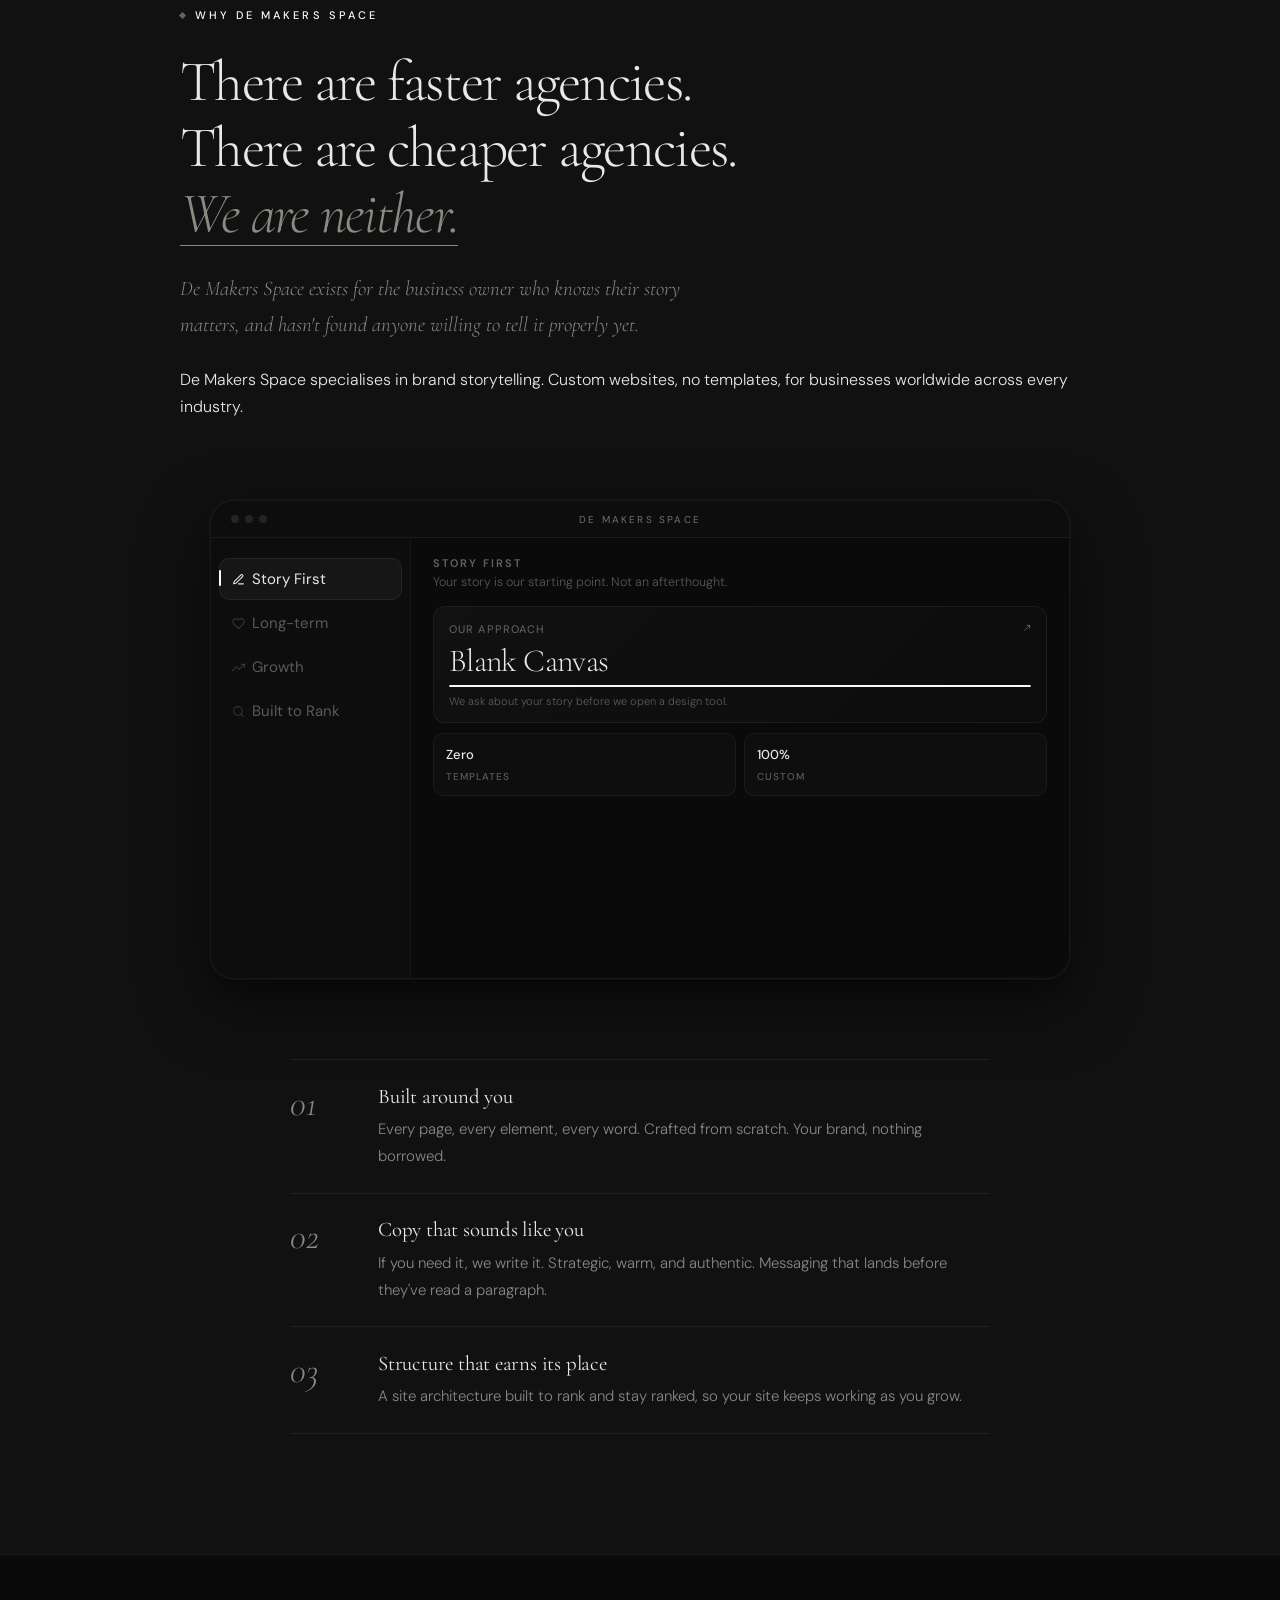
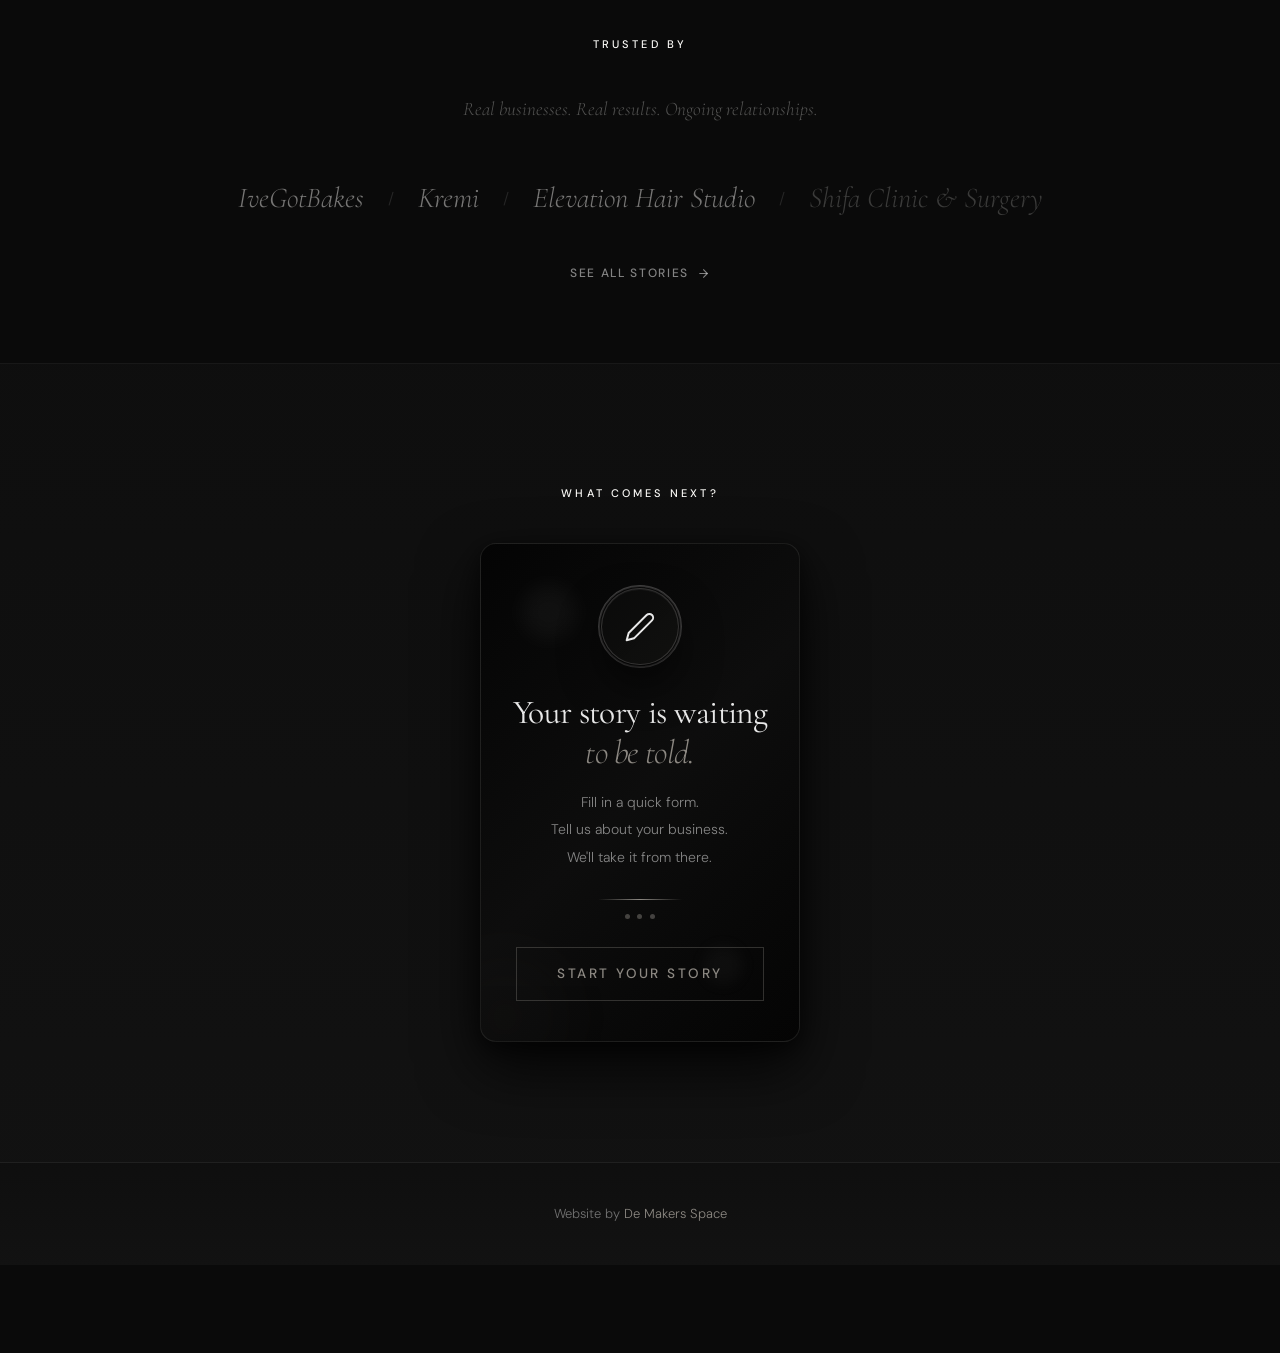
<file: why-us.html>
<!DOCTYPE html>
<html lang="en">
<head>
  <meta charset="UTF-8" />
  <meta name="viewport" content="width=device-width, initial-scale=1.0, viewport-fit=cover" />
  <title>Why Choose De Makers Space | Custom Web Design Singapore</title>
  <meta name="description" content="Why businesses choose De Makers Space for custom web design in Singapore and beyond. Story-first, no templates, handcoded websites with long-term ongoing support." />
  <!-- ── SEO: Canonical & Indexing ── -->
  <link rel="canonical" href="https://demakersspace.com/why-us.html" />
  <!-- ── SEO: Open Graph & Social Sharing ── -->
  <meta property="og:type" content="website" />
  <meta property="og:site_name" content="De Makers Space" />
  <meta property="og:url" content="https://demakersspace.com/why-us.html" />
  <meta property="og:title" content="Why Choose De Makers Space | Custom Web Design Singapore" />
  <meta property="og:description" content="Businesses in Singapore and beyond choose De Makers Space for custom web design. Story-first, no templates, handcoded, with long-term support." />
  <meta property="og:image" content="https://demakersspace.com/assets/DMS_Logo.png" />
  <meta property="og:image:alt" content="De Makers Space — Custom Web Design Singapore" />
  <meta property="og:locale" content="en_SG" />
  <meta name="twitter:card" content="summary_large_image" />
  <meta name="twitter:title" content="Why Choose De Makers Space | Custom Web Design Singapore" />
  <meta name="twitter:description" content="Story-first, no templates, handcoded websites with long-term support. See why businesses choose De Makers Space." />
  <meta name="twitter:image" content="https://demakersspace.com/assets/DMS_Logo.png" />
  <!-- ── Favicon ── -->
  <link rel="icon" href="assets/DMS_Logo.png" type="image/png" />
  <link rel="apple-touch-icon" href="assets/DMS_Logo.png" />
  <!-- ── AEO: Entity & Author Signals ── -->
  <meta name="author" content="De Makers Space" />
  <link rel="me" href="https://www.instagram.com/de.makers.space/" />
  <!-- ── SEO: Local & Geo Signals ── -->
  <meta name="geo.region" content="SG" />
  <meta name="geo.placename" content="Singapore" />
  <!-- ── SEO: Google Search Console Verification ── -->
  <!-- <meta name="google-site-verification" content="REPLACE_WITH_YOUR_VERIFICATION_CODE" /> -->
  <!-- ── SEO: hreflang ── -->
  <link rel="alternate" hreflang="en-SG" href="https://demakersspace.com/why-us.html" />
  <link rel="alternate" hreflang="x-default" href="https://demakersspace.com/why-us.html" />
  <!-- ── Performance: Resource Hints ── -->
  <link rel="preconnect" href="https://fonts.googleapis.com" />
  <link rel="preconnect" href="https://fonts.gstatic.com" crossorigin />
  <link rel="dns-prefetch" href="https://www.google-analytics.com" />
  <link rel="preload" href="assets/DMS_Logo.webp" as="image" fetchpriority="high" />
  <link rel="preload" href="assets/whyus-hero-bg.webp" as="image" />
  <!-- ── Fonts ── -->
  <link rel="stylesheet" href="https://fonts.googleapis.com/css2?family=Cormorant+Garamond:ital,wght@0,300;0,400;0,600;1,300;1,400&family=DM+Sans:wght@300;400;500&display=swap" />
  <!-- ── Styles ── -->
  <link rel="stylesheet" href="global.css" />
  <link rel="stylesheet" href="WhyUs.css" />
  <!-- ── AEO: Entity Schema (ProfessionalService) + FAQ Schema ── -->
  <script type="application/ld+json">
  {
    "@context": "https://schema.org",
    "@graph": [
      {
        "@type": "ProfessionalService",
        "@id": "https://demakersspace.com/#business",
        "name": "De Makers Space",
        "description": "De Makers Space is a story-driven web design studio based in Singapore, helping businesses of all sizes and industries worldwide build custom websites that feel completely, unmistakably theirs — creating the personal touch and warmth that turns visitors into clients who trust them.",
        "slogan": "Every business has a story worth telling.",
        "url": "https://demakersspace.com",
        "logo": "https://demakersspace.com/assets/DMS_Logo.png",
        "foundingLocation": "Singapore",
        "areaServed": "Worldwide",
        "serviceType": "Custom Web Design and Development",
        "email": "DeMakersSpace@gmail.com",
        "sameAs": ["https://www.instagram.com/de.makers.space/"]
      },
      {
        "@type": "FAQPage",
        "mainEntity": [
          {
            "@type": "Question",
            "name": "Why should I choose De Makers Space over other web design studios?",
            "acceptedAnswer": {
              "@type": "Answer",
              "text": "De Makers Space starts with your brand story, not a template. Every website is built from a blank canvas — handcoded, custom, and designed around who you are and who you serve. Beyond launch, De Makers Space acts as a long-term ally, staying alongside your business through every update, refresh, and next chapter."
            }
          },
          {
            "@type": "Question",
            "name": "Does De Makers Space use templates?",
            "acceptedAnswer": {
              "@type": "Answer",
              "text": "No. Every website De Makers Space builds starts from a completely blank canvas — zero templates, 100% custom. Your website is handcoded specifically around your brand story and built to feel completely and unmistakably like your business, not like every other site on the same theme."
            }
          },
          {
            "@type": "Question",
            "name": "What makes De Makers Space unique?",
            "acceptedAnswer": {
              "@type": "Answer",
              "text": "What sets De Makers Space apart is the story-first approach combined with a long-term ally relationship. Most agencies build a website and move on. De Makers Space invests time in understanding your business deeply before designing, and stays by your side after launch — for updates, brand refreshes, and ongoing support as your business grows."
            }
          },
          {
            "@type": "Question",
            "name": "What industries does De Makers Space serve?",
            "acceptedAnswer": {
              "@type": "Answer",
              "text": "De Makers Space works with businesses across all industries worldwide — from food and beverage and hair salons to medical clinics and professional services. Any business with a story worth telling is the right fit."
            }
          }
        ]
      }
    ]
  }
  </script>
  <!-- ── SEO: Schema Markup — DOMAIN PLACEHOLDER: replace demakersspace.com with actual domain ── -->
  <script type="application/ld+json">
  {
    "@context": "https://schema.org",
    "@graph": [
      {
        "@type": "WebSite",
        "@id": "https://demakersspace.com/#website",
        "name": "De Makers Space",
        "url": "https://demakersspace.com"
      },
      {
        "@type": "WebPage",
        "@id": "https://demakersspace.com/why-us.html",
        "url": "https://demakersspace.com/why-us.html",
        "name": "Why Choose De Makers Space | Custom Web Design Singapore",
        "description": "Why businesses choose De Makers Space for custom web design in Singapore and beyond. Story-first, no templates, handcoded websites with long-term ongoing support.",
        "about": {
          "@type": "ProfessionalService",
          "@id": "https://demakersspace.com/#business"
        }
      },
      {
        "@type": "BreadcrumbList",
        "itemListElement": [
          {
            "@type": "ListItem",
            "position": 1,
            "name": "Home",
            "item": "https://demakersspace.com/"
          },
          {
            "@type": "ListItem",
            "position": 2,
            "name": "Why Choose Us",
            "item": "https://demakersspace.com/why-us.html"
          }
        ]
      }
    ]
  }
  </script>
</head>
<body>
  <a href="#main-content" class="skip-link">Skip to main content</a>

  <!-- ── Pill Navigation ── -->
  <nav class="pill-nav" aria-label="Main navigation">
    <a href="index.html" class="pill-nav-logo">
      <picture>
        <source srcset="assets/DMS_Logo.webp" type="image/webp" />
        <img src="assets/DMS_Logo.png" alt="De Makers Space — Singapore Web Design Studio" fetchpriority="high" loading="eager" decoding="async" />
      </picture>
    </a>
    <div class="pill-nav-links">
      <a href="index.html"    class="pill-nav-link">Home</a>
      <a href="story.html"    class="pill-nav-link">Our Story</a>
      <a href="why-us.html"    class="pill-nav-link">Why Us</a>
      <a href="pricing.html"  class="pill-nav-link">Pricing</a>
      <a href="process.html"  class="pill-nav-link">Process</a>
      <a href="reviews.html"  class="pill-nav-link">Reviews</a>
      <a href="contact.html"  class="pill-nav-link">Contact</a>
    </div>
    <button class="pill-nav-hamburger" aria-label="Open menu">
      <span></span><span></span><span></span>
    </button>
  </nav>

  <!-- ── Mobile menu ── -->
  <div class="mobile-menu" role="dialog" aria-modal="true" aria-label="Navigation menu">
    <button class="mobile-menu-close" aria-label="Close menu">×</button>
    <nav class="mobile-menu-links">
      <a href="index.html"    class="mobile-menu-link">Home</a>
      <a href="story.html"    class="mobile-menu-link">Our Story</a>
      <a href="why-us.html"    class="mobile-menu-link">Why Us</a>
      <a href="pricing.html"  class="mobile-menu-link">Pricing</a>
      <a href="process.html"  class="mobile-menu-link">Process</a>
      <a href="reviews.html"  class="mobile-menu-link">Reviews</a>
      <a href="contact.html"  class="mobile-menu-link">Contact</a>
    </nav>
  </div>

  <main id="main-content">

    <!-- ══════════════════════════════════════════
         HERO
    ═══════════════════════════════════════════ -->
    <section class="svc-hero" aria-label="Why choose De Makers Space">
      <div class="svc-hero-content">
        <p class="eyebrow svc-hero-eyebrow">OUR SERVICES</p>
        <h1 class="svc-hero-title">
          Your Website,<br />
          <em>Perfectly Told.</em>
        </h1>
        <p class="svc-hero-subtitle">Businesses in Singapore and beyond choose De Makers Space because we don't just build websites. We build your complete online story: from understanding who you are, to designing what you stand for, to launching a site that brings results.</p>
        <div class="svc-hero-trail" aria-hidden="true">
          <span>Discovery</span>
          <span class="svc-hero-trail-sep">◆</span>
          <span>Design</span>
          <span class="svc-hero-trail-sep">◆</span>
          <span>Deploy</span>
        </div>
      </div>
      <div class="svc-hero-scroll" aria-hidden="true">
        <span class="svc-hero-scroll-label">Scroll</span>
        <div class="svc-hero-scroll-line"></div>
      </div>
    </section>

    <!-- ══════════════════════════════════════════
         THE SITUATION + OUR APPROACH
    ═══════════════════════════════════════════ -->
    <section class="gap-section" aria-label="The problem and our approach">
      <div class="gap-inner">

        <!-- Left: The Situation -->
        <div class="gap-col gap-col--prob">
          <p class="eyebrow gap-eyebrow scroll-reveal-item">PROBLEMS IDENTIFIED</p>
          <div class="prob-list">

            <div class="prob-card scroll-reveal-item">
              <div class="prob-card-icon" aria-hidden="true">
                <svg width="16" height="16" viewBox="0 0 24 24" fill="none" stroke="currentColor" stroke-width="2" stroke-linecap="round" stroke-linejoin="round"><path d="M1 12s4-8 11-8 11 8 11 8-4 8-11 8-11-8-11-8z"/><circle cx="12" cy="12" r="3"/></svg>
              </div>
              <h3 class="prob-card-title">Hard to be seen online</h3>
              <p class="prob-card-desc">Buried beneath competitors in search results, losing customers before they ever find you.</p>
            </div>

            <div class="prob-card scroll-reveal-item">
              <div class="prob-card-icon" aria-hidden="true">
                <svg width="16" height="16" viewBox="0 0 24 24" fill="none" stroke="currentColor" stroke-width="2" stroke-linecap="round" stroke-linejoin="round"><rect x="3" y="3" width="18" height="18" rx="2" ry="2"/><line x1="3" y1="9" x2="21" y2="9"/><line x1="9" y1="21" x2="9" y2="9"/></svg>
              </div>
              <h3 class="prob-card-title">Generic templates fall flat</h3>
              <p class="prob-card-desc">Cookie-cutter designs that look like everyone else, failing to capture what makes you different.</p>
            </div>

            <div class="prob-card scroll-reveal-item">
              <div class="prob-card-icon" aria-hidden="true">
                <svg width="16" height="16" viewBox="0 0 24 24" fill="none" stroke="currentColor" stroke-width="2" stroke-linecap="round" stroke-linejoin="round"><circle cx="12" cy="12" r="10"/><polyline points="12 6 12 12 16 14"/></svg>
              </div>
              <h3 class="prob-card-title">No time to figure it out</h3>
              <p class="prob-card-desc">Building a website right takes expertise and hours you don't have spare as a business owner.</p>
            </div>

            <div class="prob-card scroll-reveal-item">
              <div class="prob-card-icon" aria-hidden="true">
                <svg width="16" height="16" viewBox="0 0 24 24" fill="none" stroke="currentColor" stroke-width="2" stroke-linecap="round" stroke-linejoin="round"><path d="M17 21v-2a4 4 0 0 0-4-4H5a4 4 0 0 0-4 4v2"/><circle cx="9" cy="7" r="4"/><path d="M23 21v-2a4 4 0 0 0-3-3.87"/><path d="M16 3.13a4 4 0 0 1 0 7.75"/></svg>
              </div>
              <h3 class="prob-card-title">You need more than a builder</h3>
              <p class="prob-card-desc">A drag-and-drop tool won't think strategically about your story, conversion, or brand voice.</p>
            </div>

          </div><!-- /prob-list -->
        </div>

        <!-- Right: Our Approach — MorphingCardStack -->
        <div class="gap-col gap-col--sol">
          <p class="eyebrow gap-eyebrow scroll-reveal-item">OUR APPROACH</p>

          <div class="approach-grid">

            <div class="approach-card scroll-reveal-item">
              <div class="approach-card-icon" aria-hidden="true">
                <svg width="16" height="16" viewBox="0 0 24 24" fill="none" stroke="currentColor" stroke-width="2" stroke-linecap="round" stroke-linejoin="round"><circle cx="11" cy="11" r="8"/><line x1="21" y1="21" x2="16.65" y2="16.65"/></svg>
              </div>
              <h3 class="approach-card-title">Strategic Discovery</h3>
              <p class="approach-card-desc">We understand your business deeply before we design: your story, your goals, your audience.</p>
            </div>

            <div class="approach-card scroll-reveal-item">
              <div class="approach-card-icon" aria-hidden="true">
                <svg width="16" height="16" viewBox="0 0 24 24" fill="none" stroke="currentColor" stroke-width="2" stroke-linecap="round" stroke-linejoin="round"><path d="M12 20h9"/><path d="M16.5 3.5a2.121 2.121 0 0 1 3 3L7 19l-4 1 1-4L16.5 3.5z"/></svg>
              </div>
              <h3 class="approach-card-title">Custom Design</h3>
              <p class="approach-card-desc">No templates. Every pixel built around your brand and story. Unmistakably yours.</p>
            </div>

            <div class="approach-card scroll-reveal-item">
              <div class="approach-card-icon" aria-hidden="true">
                <svg width="16" height="16" viewBox="0 0 24 24" fill="none" stroke="currentColor" stroke-width="2" stroke-linecap="round" stroke-linejoin="round"><polyline points="23 6 13.5 15.5 8.5 10.5 1 18"/><polyline points="17 6 23 6 23 12"/></svg>
              </div>
              <h3 class="approach-card-title">SEO Foundation</h3>
              <p class="approach-card-desc">Built to rank from day one with clean code, structured headings, and smart site architecture.</p>
            </div>

            <div class="approach-card scroll-reveal-item">
              <div class="approach-card-icon" aria-hidden="true">
                <svg width="16" height="16" viewBox="0 0 24 24" fill="none" stroke="currentColor" stroke-width="2" stroke-linecap="round" stroke-linejoin="round"><path d="M20.84 4.61a5.5 5.5 0 0 0-7.78 0L12 5.67l-1.06-1.06a5.5 5.5 0 0 0-7.78 7.78l1.06 1.06L12 21.23l7.78-7.78 1.06-1.06a5.5 5.5 0 0 0 0-7.78z"/></svg>
              </div>
              <h3 class="approach-card-title">Long-term Ally</h3>
              <p class="approach-card-desc">We don't disappear after launch. We're here for every update, refresh, and next chapter.</p>
            </div>

          </div><!-- /approach-grid -->
        </div><!-- /gap-col--sol -->

      </div>
    </section>

    <!-- ══════════════════════════════════════════
         WHY DE MAKERS SPACE — manifesto comparison
    ═══════════════════════════════════════════ -->
    <section class="why-section" aria-label="Why De Makers Space">
      <div class="why-inner">

        <div class="why-intro">
          <p class="eyebrow eyebrow-diamond scroll-reveal-item">WHY DE MAKERS SPACE</p>
          <h2 class="why-heading scroll-reveal-item">
            There are faster agencies.<br />
            There are cheaper agencies.<br />
            <em>We are neither.</em>
          </h2>
          <p class="why-opening scroll-reveal-item">
            De Makers Space exists for the business owner who knows their story matters, and hasn't found anyone willing to tell it properly yet.
          </p>
          <!-- AEO: Conversational trigger phrases for brand storytelling queries -->
          <p class="why-trigger scroll-reveal-item">
            De Makers Space specialises in brand storytelling. Custom websites, no templates, for businesses worldwide across every industry.
          </p>
        </div>

        <!-- ── Bento Card ── -->
        <div class="bento-card scroll-reveal-item">
          <div class="bento-window">

            <!-- Titlebar -->
            <div class="bento-titlebar">
              <div class="bento-dots" aria-hidden="true">
                <div class="bento-dot"></div>
                <div class="bento-dot"></div>
                <div class="bento-dot"></div>
              </div>
              <span class="bento-titlebar-label">De Makers Space</span>
            </div>

            <!-- Body -->
            <div class="bento-body">

              <!-- Sidebar -->
              <nav class="bento-sidebar" aria-label="Why tabs">
                <div class="bento-tab-pill" id="bentoPill" aria-hidden="true"></div>

                <button class="bento-tab is-active" data-bento-tab="story">
                  <svg width="13" height="13" viewBox="0 0 24 24" fill="none" stroke="currentColor" stroke-width="2" stroke-linecap="round" stroke-linejoin="round" aria-hidden="true"><path d="M12 20h9"/><path d="M16.5 3.5a2.121 2.121 0 0 1 3 3L7 19l-4 1 1-4L16.5 3.5z"/></svg>
                  <span>Story First</span>
                </button>

                <button class="bento-tab" data-bento-tab="present">
                  <svg width="13" height="13" viewBox="0 0 24 24" fill="none" stroke="currentColor" stroke-width="2" stroke-linecap="round" stroke-linejoin="round" aria-hidden="true"><path d="M20.84 4.61a5.5 5.5 0 0 0-7.78 0L12 5.67l-1.06-1.06a5.5 5.5 0 0 0-7.78 7.78l1.06 1.06L12 21.23l7.78-7.78 1.06-1.06a5.5 5.5 0 0 0 0-7.78z"/></svg>
                  <span>Long-term</span>
                </button>

                <button class="bento-tab" data-bento-tab="growth">
                  <svg width="13" height="13" viewBox="0 0 24 24" fill="none" stroke="currentColor" stroke-width="2" stroke-linecap="round" stroke-linejoin="round" aria-hidden="true"><polyline points="23 6 13.5 15.5 8.5 10.5 1 18"/><polyline points="17 6 23 6 23 12"/></svg>
                  <span>Growth</span>
                </button>

                <button class="bento-tab" data-bento-tab="ranked">
                  <svg width="13" height="13" viewBox="0 0 24 24" fill="none" stroke="currentColor" stroke-width="2" stroke-linecap="round" stroke-linejoin="round" aria-hidden="true"><circle cx="11" cy="11" r="8"/><line x1="21" y1="21" x2="16.65" y2="16.65"/></svg>
                  <span>Built to Rank</span>
                </button>
              </nav>

              <!-- Content -->
              <div class="bento-content">

                <header class="bento-panel-header">
                  <h3 class="bento-panel-title" id="bentoPanelTitle">STORY FIRST</h3>
                  <p class="bento-panel-desc" id="bentoPanelDesc">Your story is our starting point. Not an afterthought.</p>
                </header>

                <div class="bento-panels">

                  <!-- Story First -->
                  <div class="bento-panel is-active" data-bento-panel="story">
                    <div class="bp-stat">
                      <div class="bp-stat-top">
                        <span class="bp-stat-label">Our Approach</span>
                        <svg width="11" height="11" viewBox="0 0 24 24" fill="none" stroke="currentColor" stroke-width="2" stroke-linecap="round" stroke-linejoin="round"><polyline points="15 3 21 3 21 9"/><line x1="10" y1="14" x2="21" y2="3"/></svg>
                      </div>
                      <div class="bp-stat-value">Blank Canvas</div>
                      <div class="bp-bar"><div class="bp-bar-fill" style="--val:100%"></div></div>
                      <p class="bp-stat-note">We ask about your story before we open a design tool.</p>
                    </div>
                    <div class="bp-grid">
                      <div class="bp-mini-card">
                        <span class="bp-mini-value">Zero</span>
                        <span class="bp-mini-label">Templates</span>
                      </div>
                      <div class="bp-mini-card">
                        <span class="bp-mini-value">100%</span>
                        <span class="bp-mini-label">Custom</span>
                      </div>
                    </div>
                  </div>

                  <!-- Long-term -->
                  <div class="bento-panel" data-bento-panel="present">
                    <div class="bp-list">
                      <div class="bp-list-item">
                        <div class="bp-list-dot bp-list-dot--on"></div>
                        <div class="bp-list-body">
                          <span class="bp-list-name">Launch</span>
                          <span class="bp-list-role">Site deployed &amp; handed over</span>
                        </div>
                        <span class="bp-list-status bp-list-status--active">Done</span>
                      </div>
                      <div class="bp-list-item">
                        <div class="bp-list-dot bp-list-dot--on"></div>
                        <div class="bp-list-body">
                          <span class="bp-list-name">Month 1</span>
                          <span class="bp-list-role">Check-in, review, refinements</span>
                        </div>
                        <span class="bp-list-status bp-list-status--active">Active</span>
                      </div>
                      <div class="bp-list-item">
                        <div class="bp-list-dot bp-list-dot--on"></div>
                        <div class="bp-list-body">
                          <span class="bp-list-name">Ongoing</span>
                          <span class="bp-list-role">Updates, support, next chapter</span>
                        </div>
                        <span class="bp-list-status bp-list-status--active">Ongoing</span>
                      </div>
                    </div>
                  </div>

                  <!-- Growth -->
                  <div class="bento-panel" data-bento-panel="growth">
                    <div class="bp-stat">
                      <div class="bp-stat-top">
                        <span class="bp-stat-label">Built to Work</span>
                        <svg width="11" height="11" viewBox="0 0 24 24" fill="none" stroke="currentColor" stroke-width="2" stroke-linecap="round" stroke-linejoin="round"><polyline points="23 6 13.5 15.5 8.5 10.5 1 18"/><polyline points="17 6 23 6 23 12"/></svg>
                      </div>
                      <div class="bp-stat-value">Purposeful</div>
                      <div class="bp-bar"><div class="bp-bar-fill" style="--val:100%"></div></div>
                      <p class="bp-stat-note">Every page, every click, structured so visitors find what they need and take action.</p>
                    </div>
                    <div class="bp-grid">
                      <div class="bp-mini-card">
                        <span class="bp-mini-value">Navigation</span>
                        <span class="bp-mini-label">Clear &amp; intuitive</span>
                      </div>
                      <div class="bp-mini-card">
                        <span class="bp-mini-value">Function</span>
                        <span class="bp-mini-label">Built with intent</span>
                      </div>
                    </div>
                  </div>

                  <!-- Built to Rank -->
                  <div class="bento-panel" data-bento-panel="ranked">
                    <div class="bp-checklist">
                      <div class="bp-check">
                        <div class="bp-check-icon" aria-hidden="true"><svg width="9" height="9" viewBox="0 0 24 24" fill="none" stroke="currentColor" stroke-width="3"><polyline points="20 6 9 17 4 12"/></svg></div>
                        <span>Clean semantic HTML</span>
                      </div>
                      <div class="bp-check">
                        <div class="bp-check-icon" aria-hidden="true"><svg width="9" height="9" viewBox="0 0 24 24" fill="none" stroke="currentColor" stroke-width="3"><polyline points="20 6 9 17 4 12"/></svg></div>
                        <span>Structured heading hierarchy</span>
                      </div>
                      <div class="bp-check">
                        <div class="bp-check-icon" aria-hidden="true"><svg width="9" height="9" viewBox="0 0 24 24" fill="none" stroke="currentColor" stroke-width="3"><polyline points="20 6 9 17 4 12"/></svg></div>
                        <span>Fast load times</span>
                      </div>
                      <div class="bp-check">
                        <div class="bp-check-icon" aria-hidden="true"><svg width="9" height="9" viewBox="0 0 24 24" fill="none" stroke="currentColor" stroke-width="3"><polyline points="20 6 9 17 4 12"/></svg></div>
                        <span>Google Search Console setup</span>
                      </div>
                    </div>
                  </div>

                </div><!-- /bento-panels -->

                <div class="bento-fade-bottom" aria-hidden="true"></div>
              </div><!-- /bento-content -->

            </div><!-- /bento-body -->
          </div><!-- /bento-window -->
        </div><!-- /bento-card -->

        <!-- ── What We Deliver ── -->
        <div class="why-builds">
          <div class="wwb-list">

            <div class="wwb-item scroll-reveal-item">
              <span class="wwb-num" aria-hidden="true">01</span>
              <div class="wwb-body">
                <h3 class="wwb-title">Built around you</h3>
                <p class="wwb-desc">Every page, every element, every word. Crafted from scratch. Your brand, nothing borrowed.</p>
              </div>
            </div>

            <div class="wwb-item scroll-reveal-item">
              <span class="wwb-num" aria-hidden="true">02</span>
              <div class="wwb-body">
                <h3 class="wwb-title">Copy that sounds like you</h3>
                <p class="wwb-desc">If you need it, we write it. Strategic, warm, and authentic. Messaging that lands before they've read a paragraph.</p>
              </div>
            </div>

            <div class="wwb-item scroll-reveal-item">
              <span class="wwb-num" aria-hidden="true">03</span>
              <div class="wwb-body">
                <h3 class="wwb-title">Structure that earns its place</h3>
                <p class="wwb-desc">A site architecture built to rank and stay ranked, so your site keeps working as you grow.</p>
              </div>
            </div>

          </div>
        </div><!-- /why-builds -->

      </div>
    </section>

    <!-- ══════════════════════════════════════════
         TRUSTED BY
    ═══════════════════════════════════════════ -->
    <section class="clients-strip" aria-label="Trusted by">
      <div class="clients-inner">
        <p class="eyebrow clients-eyebrow scroll-reveal-item">TRUSTED BY</p>
        <p class="clients-tagline scroll-reveal-item">Real businesses. Real results. Ongoing relationships.</p>
        <div class="clients-row scroll-reveal-item">
          <a href="https://ivegotbakes.vercel.app/" target="_blank" rel="noopener noreferrer" class="client-name">IveGotBakes</a>
          <span class="client-sep" aria-hidden="true">/</span>
          <a href="https://www.kremi.sg" target="_blank" rel="noopener noreferrer" class="client-name">Kremi</a>
          <span class="client-sep" aria-hidden="true">/</span>
          <a href="https://www.elevationhairstudios.com" target="_blank" rel="noopener noreferrer" class="client-name">Elevation Hair Studio</a>
          <span class="client-sep" aria-hidden="true">/</span>
          <span class="client-name client-name--muted">Shifa Clinic &amp; Surgery</span>
        </div>
        <a href="story.html" class="clients-cta scroll-reveal-item">
          See all stories
          <svg width="13" height="13" viewBox="0 0 24 24" fill="none" stroke="currentColor" stroke-width="2" stroke-linecap="round" stroke-linejoin="round" aria-hidden="true"><line x1="5" y1="12" x2="19" y2="12"/><polyline points="12 5 19 12 12 19"/></svg>
        </a>
      </div>
    </section>

    <!-- ══════════════════════════════════════════
         CTA
    ═══════════════════════════════════════════ -->
    <section class="cta-section" aria-label="Get in touch">
      <p class="eyebrow cta-section-eyebrow">WHAT COMES NEXT?</p>
      <div class="dms-hcard-wrap">
        <div class="dms-hcard">

          <!-- Background atmosphere -->
          <div class="dms-hcard-bg" aria-hidden="true">
            <div class="dms-hcard-orb1"></div>
            <div class="dms-hcard-orb2"></div>
            <div class="dms-hcard-orb3"></div>
            <div class="dms-hcard-shimmer"></div>
          </div>

          <!-- Content -->
          <div class="dms-hcard-body">

            <!-- Icon: pen — story / writing -->
            <div class="dms-hcard-icon-wrap">
              <div class="dms-hcard-icon-ring1" aria-hidden="true"></div>
              <div class="dms-hcard-icon-ring2" aria-hidden="true"></div>
              <div class="dms-hcard-icon" aria-hidden="true">
                <svg width="32" height="32" viewBox="0 0 24 24" fill="none" stroke="currentColor" stroke-width="1.5" stroke-linecap="round" stroke-linejoin="round" aria-hidden="true">
                  <path d="M17 3a2.828 2.828 0 1 1 4 4L7.5 20.5 2 22l1.5-5.5L17 3z"/>
                </svg>
              </div>
            </div>

            <h2 class="dms-hcard-title">Your story is waiting<br /><em>to be told.</em></h2>

            <div class="dms-hcard-desc">
              <p>Fill in a quick form.</p>
              <p>Tell us about your business.</p>
              <p>We'll take it from there.</p>
            </div>

            <div class="dms-hcard-bar" aria-hidden="true"></div>
            <div class="dms-hcard-dots" aria-hidden="true">
              <div class="dms-hcard-dot"></div>
              <div class="dms-hcard-dot"></div>
              <div class="dms-hcard-dot"></div>
            </div>

            <a href="contact.html" class="dms-hcard-cta">Start your story</a>
          </div>

          <!-- Corner accents -->
          <div class="dms-hcard-corner-tl" aria-hidden="true"></div>
          <div class="dms-hcard-corner-br" aria-hidden="true"></div>
        </div>
      </div>
    </section>

  </main>

  <!-- ── Footer ── -->
  <footer class="site-footer">
    <p>Website by <a href="https://www.instagram.com/de.makers.space/" target="_blank" rel="noopener noreferrer">De Makers Space</a></p>
  </footer>

  <script src="global.js" defer></script>
  <script src="WhyUs.js" defer></script>
</body>
</html>
</file>
<file: global.css>
/* ═══════════════════════════════════════════════
   CSS CUSTOM PROPERTIES
═══════════════════════════════════════════════ */
:root {
  --color-bg:         #0A0A0A;
  --color-surface:    #111111;
  --color-surface-2:  #131313;
  --color-cover:      #1C1A16;
  --color-text:       #E8E8E8;
  --color-muted:      rgba(232,232,232,0.55);
  --color-subtle:     rgba(232,232,232,0.45);
  --color-dim:        rgba(232,232,232,0.35);
  --color-gold:       #FAF9F6;
  --color-primary:    var(--color-gold);
  --color-ash:        #8C8882;
  --color-ash-glow:   rgba(140,136,130,0.18);
  --color-ash-dim:    rgba(140,136,130,0.08);
  --color-border:     rgba(255,255,255,0.06);
  --color-input:      rgba(255,255,255,0.08);
  --color-error:      #C4615A;

  /* Digital Serenity section — homepage light-mode panel */
  --color-ds-dark:    #28282B;
  --color-ds-mid:     #7B7B7C;

  --font-heading:     'Cormorant Garamond', Georgia, 'Times New Roman', serif;
  --font-body:        'DM Sans', 'Helvetica Neue', Arial, sans-serif;

  --spacing-sm:       1rem;
  --spacing-md:       2rem;
  --spacing-lg:       4rem;
  --spacing-xl:       7.5rem;

  --nav-h:            64px;
  --gradient-dark:    linear-gradient(0deg, rgba(200,200,200,.04), rgba(120,120,120,.04));

  /* Planned expansions: services page, portfolio section */
}


/* ═══════════════════════════════════════════════
   CSS RESET & BASE
═══════════════════════════════════════════════ */
*, *::before, *::after {
  box-sizing: border-box;
  margin: 0;
  padding: 0;
}

html {
  scroll-behavior: smooth;
  /* Prevents flash of unstyled content before curtain JS runs */
  background: var(--color-bg);
}

body {
  background-color: var(--color-bg);
  color: var(--color-text);
  font-family: var(--font-body);
  font-weight: 300;
  line-height: 1.7;
  -webkit-font-smoothing: antialiased;
  -moz-osx-font-smoothing: grayscale;
  padding-bottom: calc(5.5rem + env(safe-area-inset-bottom, 0px));
}

body.nav-locked {
  overflow: hidden;
}

img {
  max-width: 100%;
  height: auto;
  display: block;
}

a {
  color: inherit;
  text-decoration: none;
}

button {
  font-family: inherit;
  cursor: pointer;
  background: none;
  border: none;
}

ul, ol {
  list-style: none;
}

/* ═══════════════════════════════════════════════
   SKIP LINK — accessibility
═══════════════════════════════════════════════ */
.skip-link {
  position: absolute;
  top: -100%;
  left: 1rem;
  z-index: 9999;
  background: var(--color-surface);
  color: var(--color-text);
  font-family: var(--font-body);
  font-size: 0.875rem;
  padding: 0.5rem 1.25rem;
  border: 1px solid var(--color-border);
  text-decoration: none;
  border-radius: 4px;
  transition: top 0.2s ease;
}
.skip-link:focus {
  top: 1rem;
  outline: 2px solid var(--color-ash);
  outline-offset: 2px;
}

/* ═══════════════════════════════════════════════
   TYPOGRAPHY HELPERS
═══════════════════════════════════════════════ */
.eyebrow {
  font-family: var(--font-body);
  font-weight: 500;
  font-size: 11px;
  text-transform: uppercase;
  letter-spacing: 0.28em;
  color: var(--color-gold);
  display: block;
}

/* ═══════════════════════════════════════════════
   SCROLL REVEAL
═══════════════════════════════════════════════ */
.scroll-reveal-item {
  opacity: 0;
  transform: translateY(30px);
  transition: opacity 0.7s ease, transform 0.7s ease;
  will-change: transform, opacity;
}
.scroll-reveal-item.revealed {
  opacity: 1;
  transform: translateY(0);
  will-change: auto;
}

/* ═══════════════════════════════════════════════
   SECTION WRAPPER
═══════════════════════════════════════════════ */
.section-wrap {
  padding: 120px 0;
  background-image: var(--gradient-dark);
}
.section-wrap--alt {
  background-color: var(--color-surface);
}
.section-inner {
  max-width: 1100px;
  margin: 0 auto;
  padding: 0 2.5rem;
}

@media (max-width: 768px) {
  .section-wrap { padding: 80px 0; }
  .section-inner { padding: 0 1.5rem; }
}

/* ═══════════════════════════════════════════════
   PILL NAVIGATION — bottom-floating, fluid.glass
═══════════════════════════════════════════════ */
.pill-nav {
  position: fixed;
  bottom: 2rem;
  bottom: calc(2rem + env(safe-area-inset-bottom, 0px));
  left: 50%;
  transform: translateX(-50%);
  z-index: 100;
  height: 52px;
  max-width: calc(100vw - 2rem);
  display: flex;
  align-items: center;
  padding: 0 0.5rem;
  border-radius: 9999px;
  background: rgba(10, 10, 10, 0.82);
  backdrop-filter: blur(24px) saturate(160%);
  -webkit-backdrop-filter: blur(24px) saturate(160%);
  border: 1px solid rgba(255, 255, 255, 0.08);
  box-shadow:
    0 8px 32px rgba(0, 0, 0, 0.45),
    0 2px 8px  rgba(0, 0, 0, 0.25),
    inset 0 1px 0 rgba(255, 255, 255, 0.05);
  white-space: nowrap;
  overflow: hidden;
}

/* Logo */
.pill-nav-logo {
  display: flex;
  align-items: center;
  padding: 0 0.6rem 0 0.85rem;
  flex-shrink: 0;
  text-decoration: none;
}
.pill-nav-logo img {
  height: 0.5cm;
  width: auto;
  object-fit: contain;
}
/* Thin separator after logo */
.pill-nav-logo::after {
  content: '';
  display: block;
  width: 1px;
  height: 18px;
  background: rgba(255, 255, 255, 0.10);
  margin-left: 0.75rem;
  flex-shrink: 0;
}

/* Link row */
.pill-nav-links {
  display: flex;
  align-items: center;
  padding: 0 0.25rem;
}

.pill-nav-link {
  font-family: var(--font-body);
  font-weight: 400;
  font-size: 12px;
  text-transform: uppercase;
  letter-spacing: 0.1em;
  color: var(--color-subtle);
  padding: 0.35rem 0.8rem;
  border-radius: 9999px;
  text-decoration: none;
  transition: color 0.2s ease, background 0.2s ease;
}
.pill-nav-link:hover  {
  color: var(--color-text);
  background: rgba(255, 255, 255, 0.05);
}
.pill-nav-link:focus-visible {
  outline: 2px solid var(--color-ash);
  outline-offset: 2px;
}
.pill-nav-link.active { color: var(--color-ash); }

/* Hamburger */
.pill-nav-hamburger {
  display: none;
  flex-direction: column;
  gap: 4.5px;
  padding: 0.45rem 0.85rem;
  margin-right: 0.25rem;
  cursor: pointer;
  background: none;
  border: none;
}
.pill-nav-hamburger span {
  display: block;
  width: 18px;
  height: 1.5px;
  background: var(--color-text);
  border-radius: 1px;
}

/* Mobile overlay */
.mobile-menu {
  position: fixed;
  inset: 0;
  z-index: 200;
  background: var(--color-bg);
  display: flex;
  flex-direction: column;
  align-items: center;
  justify-content: center;
  transform: translateX(100%);
  transition: transform 0.35s ease;
}
.mobile-menu.open {
  transform: translateX(0);
}
.mobile-menu-close {
  position: absolute;
  top: 1rem;
  right: 1.5rem;
  font-size: 2rem;
  color: var(--color-text);
  line-height: 1;
}
.mobile-menu-links {
  display: flex;
  flex-direction: column;
  align-items: center;
  gap: 2rem;
}
.mobile-menu-link {
  font-family: var(--font-heading);
  font-style: italic;
  font-weight: 300;
  font-size: 2rem;
  color: var(--color-text);
}
.mobile-menu-link:focus-visible {
  outline: 2px solid var(--color-ash);
  outline-offset: 4px;
}
.mobile-menu-link.active {
  color: var(--color-ash);
}

@media (max-width: 768px) {
  .pill-nav              { bottom: 1.5rem; bottom: calc(1.5rem + env(safe-area-inset-bottom, 0px)); height: 48px; }
  .pill-nav-links        { display: none; }
  .pill-nav-hamburger    { display: flex; }
}

/* ═══════════════════════════════════════════════
   FOOTER
═══════════════════════════════════════════════ */
.site-footer {
  border-top: 1px solid var(--color-border);
  padding: 2.5rem;
  text-align: center;
  background: var(--color-bg);
  background-image: var(--gradient-dark);
}
.site-footer p {
  font-family: var(--font-body);
  font-size: 13px;
  color: var(--color-subtle);
}
.site-footer a {
  color: var(--color-ash);
  transition: text-decoration 0.2s ease;
}
.site-footer a:hover {
  text-decoration: underline;
}

/* ═══════════════════════════════════════════════
   MOTION BUTTON
═══════════════════════════════════════════════ */
.motion-btn-wrap {
  display: flex;
  justify-content: center;
  margin-top: 2.75rem;
}
.motion-btn {
  position: relative;
  display: inline-block;
  width: 240px;
  padding: 4px;
  background: #111111;
  border: 1.5px solid rgba(140,136,130,0.25);
  border-radius: 9999px;
  cursor: pointer;
  outline: none;
  overflow: hidden;
  text-decoration: none;
}
.motion-btn:focus-visible {
  outline: 2px solid var(--color-text);
  outline-offset: 3px;
}
.motion-btn-circle {
  display: block;
  width: 48px;
  height: 48px;
  border-radius: 9999px;
  background: var(--color-ash);
  transition: width 500ms cubic-bezier(0.16, 1, 0.3, 1);
}
.motion-btn:hover .motion-btn-circle,
.motion-btn:focus-visible .motion-btn-circle {
  width: 100%;
}
.motion-btn-icon {
  position: absolute;
  top: 50%;
  left: 1rem;
  transform: translateY(-50%);
  color: var(--color-bg);
  display: flex;
  align-items: center;
  transition: transform 500ms cubic-bezier(0.16, 1, 0.3, 1);
  pointer-events: none;
}
.motion-btn:hover .motion-btn-icon,
.motion-btn:focus-visible .motion-btn-icon {
  transform: translate(0.4rem, -50%);
}
.motion-btn-label {
  position: absolute;
  top: 50%;
  left: 50%;
  margin-left: 1rem;
  transform: translate(-50%, -50%);
  font-family: var(--font-body);
  font-size: 1rem;
  font-weight: 500;
  letter-spacing: -0.02em;
  color: var(--color-text);
  white-space: nowrap;
  transition: color 500ms cubic-bezier(0.16, 1, 0.3, 1);
  pointer-events: none;
}
.motion-btn:hover .motion-btn-label,
.motion-btn:focus-visible .motion-btn-label {
  color: var(--color-bg);
}

/* ═══════════════════════════════════════════════
   TESTIMONIALS
═══════════════════════════════════════════════ */
.testimonials {
  margin-top: 4rem;
  padding-top: 3rem;
  border-top: 1px solid rgba(255,255,255,0.08);
}
.testimonials-quotes {
  display: grid;
  grid-template-columns: 1fr;
  margin-bottom: 1rem;
}
.testimonials-quote {
  grid-area: 1 / 1;
  font-family: var(--font-heading);
  font-size: clamp(1.25rem, 2.4vw, 1.55rem);
  font-weight: 300;
  font-style: italic;
  line-height: 1.65;
  letter-spacing: -0.01em;
  color: var(--color-text);
  opacity: 0;
  transform: translateY(0.6rem);
  filter: blur(3px);
  transition: opacity 500ms ease, transform 500ms ease, filter 500ms ease;
  pointer-events: none;
}
.testimonials-quote.is-active {
  opacity: 1;
  transform: translateY(0);
  filter: blur(0);
  pointer-events: auto;
}
.testimonials-quote.is-active.quote-float-in {
  animation: ds-word-appear 0.9s ease-out forwards;
}
.testimonials-row {
  display: flex;
  align-items: center;
  gap: 1.5rem;
}
.testimonials-avatars {
  display: flex;
  flex-direction: row;
  flex-shrink: 0;
}
.testimonials-avatar {
  position: relative;
  width: 2.75rem;
  height: 2.75rem;
  border-radius: 50%;
  overflow: hidden;
  border: 2px solid #1A1A1A;
  background: none;
  padding: 0;
  cursor: pointer;
  outline: none;
  margin-left: -0.5rem;
  flex-shrink: 0;
  filter: grayscale(1);
  transition: transform 300ms cubic-bezier(0.16, 1, 0.3, 1), filter 300ms cubic-bezier(0.16, 1, 0.3, 1);
}
.testimonials-avatar:first-child { margin-left: 0; }
.testimonials-avatar:hover {
  filter: grayscale(0);
  transform: scale(1.06);
}
.testimonials-avatar.is-active {
  filter: grayscale(0);
  transform: scale(1.12);
  z-index: 1;
}
.testimonials-avatar img {
  width: 100%;
  height: 100%;
  object-fit: cover;
  display: block;
}
.testimonials-sep {
  width: 1px;
  height: 2.25rem;
  background: rgba(255,255,255,0.12);
  flex-shrink: 0;
}
.testimonials-meta {
  display: grid;
  grid-template-columns: 1fr;
  flex: 1;
  min-width: 0;
}
.testimonials-author {
  grid-area: 1 / 1;
  display: flex;
  flex-direction: column;
  justify-content: center;
  opacity: 0;
  transform: translateX(-0.4rem);
  transition: opacity 400ms ease, transform 400ms ease;
  pointer-events: none;
}
.testimonials-author.is-active {
  opacity: 1;
  transform: translateX(0);
  pointer-events: auto;
}
.testimonials-name {
  font-family: var(--font-body);
  font-size: 0.875rem;
  font-weight: 500;
  color: var(--color-text);
  line-height: 1.3;
}
.testimonials-role {
  font-family: var(--font-body);
  font-size: 0.72rem;
  font-weight: 300;
  color: var(--color-ash);
  line-height: 1.3;
  margin-top: 0.15rem;
}

/* ═══════════════════════════════════════════════
   CTA SECTION (shared)
═══════════════════════════════════════════════ */
.cta-section {
  padding: 120px 1.5rem;
  text-align: center;
  background: var(--color-bg);
  background-image: var(--gradient-dark);
}
.cta-heading {
  font-family: var(--font-heading);
  font-weight: 300;
  font-style: italic;
  font-size: clamp(2.25rem, 4.5vw, 3.25rem);
  color: var(--color-text);
}
.cta-body {
  margin-top: 1.5rem;
  max-width: 520px;
  margin-left: auto;
  margin-right: auto;
  font-family: var(--font-body);
  font-weight: 300;
  font-size: 1rem;
  color: var(--color-muted);
  line-height: 1.7;
}
.cta-btn {
  display: inline-flex;
  align-items: center;
  justify-content: center;
  margin-top: 2.5rem;
  border: 1px solid var(--color-ash);
  color: var(--color-ash);
  font-family: var(--font-body);
  font-weight: 500;
  font-size: 13px;
  text-transform: uppercase;
  letter-spacing: 0.12em;
  height: 48px;
  padding: 0 2rem;
  min-width: 220px;
  transition: background 0.25s ease, color 0.25s ease;
}
.cta-btn:hover {
  background: var(--color-ash);
  color: var(--color-bg);
}

@media (max-width: 768px) {
  .cta-section { padding: 80px 1.5rem; }
}

/* ── Eyebrow spacing inside CTA sections ── */
.cta-section .eyebrow {
  margin-bottom: 2.5rem;
}
.cta-section-eyebrow {
  margin-bottom: 1.5rem;
}

/* ── Shared heading helpers (used by WhyUs, Pricing) ── */
.svc-center-eyebrow {
  text-align: center;
  margin-bottom: 1rem;
}
.svc-heading {
  font-family: var(--font-heading);
  font-weight: 300;
  font-size: clamp(2rem, 3.5vw, 2.75rem);
  line-height: 1.2;
  color: var(--color-text);
  margin-bottom: 0;
}
.svc-center-heading {
  text-align: center;
  margin-bottom: 4rem;
}
.svc-body {
  font-family: var(--font-body);
  font-weight: 300;
  font-size: 1.0625rem;
  color: var(--color-muted);
  line-height: 1.8;
  max-width: 640px;
  margin: 1.5rem auto 0;
}
.svc-body em {
  font-family: var(--font-heading);
  font-style: italic;
}
.eyebrow-diamond {
  display: inline-flex;
  align-items: center;
  gap: 0.6rem;
}
.eyebrow-diamond::before {
  content: '';
  display: inline-block;
  width: 5px;
  height: 5px;
  background: var(--color-ash);
  transform: rotate(45deg);
  flex-shrink: 0;
  opacity: 0.7;
}


/* ═══════════════════════════════════════════════
   DMS HIGHLIGHT CARD
   Translates React highlight-card into vanilla
   CSS — DMS palette: cream / ash / near-black
═══════════════════════════════════════════════ */

.dms-hcard-wrap {
  display: flex;
  justify-content: center;
  align-items: center;
}

/* ── Shell ── */
.dms-hcard {
  position: relative;
  width: 100%;
  max-width: 390px;
  background: linear-gradient(135deg, #010101 0%, #0a0a0a 50%, #010101 100%);
  border: 1px solid rgba(250, 249, 246, 0.10);
  border-radius: 1rem;
  overflow: hidden;
  transition:
    transform      0.5s cubic-bezier(0.25, 0, 0, 1),
    border-color   0.5s ease,
    box-shadow     0.5s ease;
  box-shadow:
    0 25px 60px rgba(0, 0, 0, 0.80),
    0  6px 20px rgba(0, 0, 0, 0.50);
}
.dms-hcard:hover {
  transform: scale(1.04) rotate(-0.8deg);
  border-color: rgba(250, 249, 246, 0.22);
  box-shadow:
    0 35px 72px rgba(0, 0, 0, 0.90),
    0  8px 24px rgba(0, 0, 0, 0.60),
    0  0  50px rgba(140, 136, 130, 0.06);
}

/* ── Background layer ── */
.dms-hcard-bg {
  position: absolute;
  inset: 0;
  z-index: 0;
  overflow: hidden;
  pointer-events: none;
}
.dms-hcard-bg::before {
  content: '';
  position: absolute;
  inset: 0;
  background: linear-gradient(135deg,
    rgba(250, 249, 246, 0.03) 0%,
    rgba(140, 136, 130, 0.06) 100%);
  opacity: 0.4;
  transition: opacity 0.5s ease;
}
.dms-hcard:hover .dms-hcard-bg::before { opacity: 0.65; }

/* Ambient orb — bottom left, slow drift */
.dms-hcard-orb1 {
  position: absolute;
  bottom: -5rem;
  left: -5rem;
  width: 13rem;
  height: 13rem;
  border-radius: 50%;
  background: radial-gradient(circle,
    rgba(140, 136, 130, 0.14) 0%,
    transparent 70%);
  filter: blur(24px);
  opacity: 0.30;
  animation: dms-hcard-drift 6s ease-in-out infinite;
  transition: opacity 0.7s ease, transform 0.7s ease;
}
.dms-hcard:hover .dms-hcard-orb1 { opacity: 0.50; transform: scale(1.12); }

/* Ping orb — top area */
.dms-hcard-orb2 {
  position: absolute;
  top: 2.5rem;
  left: 2.5rem;
  width: 3.5rem;
  height: 3.5rem;
  border-radius: 50%;
  background: rgba(250, 249, 246, 0.04);
  filter: blur(10px);
  animation: dms-hcard-ping 3.2s cubic-bezier(0, 0, 0.2, 1) infinite;
}

/* Ping orb — bottom right */
.dms-hcard-orb3 {
  position: absolute;
  bottom: 3.5rem;
  right: 3.5rem;
  width: 2.5rem;
  height: 2.5rem;
  border-radius: 50%;
  background: rgba(140, 136, 130, 0.05);
  filter: blur(7px);
  animation: dms-hcard-ping 3.2s cubic-bezier(0, 0, 0.2, 1) infinite 0.9s;
}

/* Shimmer sweep — travels on hover */
.dms-hcard-shimmer {
  position: absolute;
  inset: 0;
  background: linear-gradient(
    100deg,
    transparent 20%,
    rgba(250, 249, 246, 0.04) 50%,
    transparent 80%
  );
  transform: skewX(-12deg) translateX(120%);
  transition: transform 1s cubic-bezier(0.25, 0, 0, 1);
  pointer-events: none;
}
.dms-hcard:hover .dms-hcard-shimmer {
  transform: skewX(-12deg) translateX(-220%);
}

/* ── Content body ── */
.dms-hcard-body {
  position: relative;
  z-index: 1;
  padding: 2.75rem 2rem 2.5rem;
  display: flex;
  flex-direction: column;
  align-items: center;
  text-align: center;
}

/* ── Icon ── */
.dms-hcard-icon-wrap {
  position: relative;
  margin-bottom: 1.75rem;
}
.dms-hcard-icon-ring1,
.dms-hcard-icon-ring2 {
  position: absolute;
  inset: -3px;
  border-radius: 50%;
  pointer-events: none;
}
.dms-hcard-icon-ring1 {
  border: 2px solid rgba(250, 249, 246, 0.16);
  animation: dms-hcard-ping 2.4s cubic-bezier(0, 0, 0.2, 1) infinite;
}
.dms-hcard-icon-ring2 {
  border: 1px solid rgba(250, 249, 246, 0.08);
  animation: dms-hcard-pulse 3s ease-in-out infinite;
}
.dms-hcard-icon {
  position: relative;
  padding: 1.35rem;
  border-radius: 50%;
  border: 1px solid rgba(250, 249, 246, 0.16);
  background: linear-gradient(
    135deg,
    rgba(10, 10, 10, 0.90) 0%,
    rgba(20, 20, 18, 0.70) 100%
  );
  box-shadow:
    0 20px 40px rgba(0, 0, 0, 0.55),
    inset 0 1px 0 rgba(255, 255, 255, 0.06);
  transition:
    transform  0.5s cubic-bezier(0.25, 0, 0, 1),
    box-shadow 0.5s ease;
}
.dms-hcard:hover .dms-hcard-icon {
  transform: rotate(12deg) scale(1.1);
  box-shadow:
    0 24px 48px rgba(0, 0, 0, 0.65),
    0  0  24px rgba(140, 136, 130, 0.10),
    inset 0 1px 0 rgba(255, 255, 255, 0.08);
}
.dms-hcard-icon svg {
  display: block;
  width: 2rem;
  height: 2rem;
  color: var(--color-text);
  transition: transform 0.7s cubic-bezier(0.25, 0, 0, 1);
}
/* Full-spin variant for refresh/maintenance icon */
.dms-hcard--spin:hover .dms-hcard-icon svg {
  transform: rotate(360deg);
}

/* ── Title ── */
.dms-hcard-title {
  font-family: var(--font-heading);
  font-size: clamp(1.55rem, 3vw, 2.1rem);
  font-weight: 400;
  line-height: 1.2;
  letter-spacing: -0.02em;
  color: var(--color-text);
  margin-bottom: 1rem;
  transition: transform 0.35s cubic-bezier(0.25, 0, 0, 1);
}
.dms-hcard-title em {
  font-style: italic;
  font-weight: 300;
  color: var(--color-ash);
}
.dms-hcard:hover .dms-hcard-title { transform: scale(1.025); }

/* ── Description lines ── */
.dms-hcard-desc {
  display: flex;
  flex-direction: column;
  gap: 0.1rem;
  max-width: 26ch;
  margin: 0 auto;
}
.dms-hcard-desc p {
  font-family: var(--font-body);
  font-size: 0.875rem;
  font-weight: 300;
  line-height: 1.85;
  color: var(--color-muted);
  transition: color 0.3s ease;
}
.dms-hcard:hover .dms-hcard-desc p { color: rgba(250, 249, 246, 0.68); }

/* ── Accent bar ── */
.dms-hcard-bar {
  width: 33%;
  height: 1px;
  background: linear-gradient(
    to right,
    transparent,
    var(--color-ash),
    transparent
  );
  border-radius: 999px;
  margin-top: 1.75rem;
  transition:
    width  0.5s cubic-bezier(0.25, 0, 0, 1),
    height 0.35s ease;
  animation: dms-hcard-pulse 3.5s ease-in-out infinite;
}
.dms-hcard:hover .dms-hcard-bar {
  width: 50%;
  height: 2px;
}

/* ── Bouncing dots ── */
.dms-hcard-dots {
  display: flex;
  gap: 0.45rem;
  margin-top: 0.9rem;
  opacity: 0.45;
  transition: opacity 0.3s ease;
}
.dms-hcard:hover .dms-hcard-dots { opacity: 1; }
.dms-hcard-dot {
  width: 5px;
  height: 5px;
  border-radius: 50%;
  background: var(--color-ash);
  animation: dms-hcard-bounce 1.4s ease-in-out infinite;
}
.dms-hcard-dot:nth-child(2) { animation-delay: 0.1s; }
.dms-hcard-dot:nth-child(3) { animation-delay: 0.2s; }

/* ── CTA inside card ── */
.dms-hcard-cta {
  display: inline-flex;
  align-items: center;
  gap: 0.45rem;
  margin-top: 1.75rem;
  font-family: var(--font-body);
  font-size: 0.85rem;
  font-weight: 500;
  letter-spacing: 0.18em;
  text-transform: uppercase;
  color: var(--color-ash);
  text-decoration: none;
  border: 1px solid rgba(140, 136, 130, 0.32);
  padding: 0.9rem 2.5rem;
  transition:
    background    0.25s ease,
    color         0.25s ease,
    border-color  0.25s ease;
}
.dms-hcard-cta:hover {
  background: var(--color-ash);
  color: var(--color-bg);
  border-color: var(--color-ash);
}
.dms-hcard-cta:focus-visible {
  outline: 2px solid var(--color-text);
  outline-offset: 3px;
}

/* ── Corner accent glows ── */
.dms-hcard-corner-tl,
.dms-hcard-corner-br {
  position: absolute;
  width: 5rem;
  height: 5rem;
  opacity: 0;
  pointer-events: none;
  transition: opacity 0.5s ease;
  z-index: 0;
}
.dms-hcard-corner-tl {
  top: 0; left: 0;
  background: radial-gradient(
    circle at 0% 0%,
    rgba(250, 249, 246, 0.07) 0%,
    transparent 70%
  );
  border-bottom-right-radius: 1.5rem;
}
.dms-hcard-corner-br {
  bottom: 0; right: 0;
  background: radial-gradient(
    circle at 100% 100%,
    rgba(250, 249, 246, 0.07) 0%,
    transparent 70%
  );
  border-top-left-radius: 1.5rem;
}
.dms-hcard:hover .dms-hcard-corner-tl,
.dms-hcard:hover .dms-hcard-corner-br { opacity: 1; }

/* ── Keyframes ── */
@keyframes dms-hcard-drift {
  0%, 100% { transform: translateY(0)  translateX(0); }
  33%       { transform: translateY(-8px) translateX(4px); }
  66%       { transform: translateY(4px)  translateX(-6px); }
}
@keyframes dms-hcard-ping {
  0%        { transform: scale(1);   opacity: 0.65; }
  75%, 100% { transform: scale(1.9); opacity: 0; }
}
@keyframes dms-hcard-pulse {
  0%, 100% { opacity: 1; }
  50%      { opacity: 0.45; }
}
@keyframes dms-hcard-bounce {
  0%, 100% { transform: translateY(0); }
  50%      { transform: translateY(-4px); }
}

/* ── Responsive ── */
@media (max-width: 480px) {
  .dms-hcard         { max-width: 100%; }
  .dms-hcard-body    { padding: 2rem 1.5rem; }
  .dms-hcard-desc    { max-width: 100%; }
}

/* ── Reduced motion ── */
@media (prefers-reduced-motion: reduce) {
  .dms-hcard,
  .dms-hcard-icon,
  .dms-hcard-icon svg,
  .dms-hcard-shimmer,
  .dms-hcard-bar,
  .dms-hcard-title { transition: none; }
  .dms-hcard:hover { transform: none; }
  .dms-hcard:hover .dms-hcard-shimmer {
    transform: skewX(-12deg) translateX(120%);
  }
  .dms-hcard-icon-ring1,
  .dms-hcard-icon-ring2,
  .dms-hcard-orb1,
  .dms-hcard-orb2,
  .dms-hcard-orb3,
  .dms-hcard-dot,
  .dms-hcard-bar { animation: none; }
  .dms-hcard-dots { opacity: 1; }
}

/* ═══════════════════════════════════════════════
   PAGE HERO (shared for services / process / contact)
═══════════════════════════════════════════════ */
.page-hero {
  padding: 160px 1.5rem 100px;
  text-align: center;
  background: var(--color-bg);
  background-image: var(--gradient-dark);
}
.page-hero-eyebrow {
  margin-bottom: 1.5rem;
}
.page-hero-title {
  font-family: var(--font-heading);
  font-weight: 300;
  font-size: clamp(2.75rem, 5.5vw, 4.5rem);
  line-height: 1.1;
  letter-spacing: -0.03em;
  color: var(--color-text);
  max-width: 750px;
  margin: 0 auto;
}
.page-hero-subtitle {
  margin-top: 1.5rem;
  max-width: 600px;
  margin-left: auto;
  margin-right: auto;
  font-family: var(--font-body);
  font-weight: 300;
  font-size: 1.125rem;
  color: var(--color-muted);
  line-height: 1.7;
}

@media (max-width: 768px) {
  .page-hero { padding: 120px 1.5rem 80px; }
}

/* ═══════════════════════════════════════════════
   KEYFRAMES
═══════════════════════════════════════════════ */
@keyframes fadeUp {
  from { opacity: 0; transform: translateY(22px); }
  to   { opacity: 1; transform: translateY(0); }
}
@keyframes load {
  0%   { opacity: 0; }
  100% { opacity: 1; }
}
@keyframes up {
  100% { transform: translateY(0); }
}
@keyframes spotlight {
  0%   { transform: rotateZ(0deg) scale(1);    filter: blur(15px) opacity(0.5); }
  20%  { transform: rotateZ(-1deg) scale(1.2); filter: blur(16px) opacity(0.6); }
  40%  { transform: rotateZ(2deg) scale(1.3);  filter: blur(14px) opacity(0.4); }
  60%  { transform: rotateZ(-2deg) scale(1.2); filter: blur(15px) opacity(0.6); }
  80%  { transform: rotateZ(1deg) scale(1.1);  filter: blur(13px) opacity(0.4); }
  100% { transform: rotateZ(0deg) scale(1);    filter: blur(15px) opacity(0.5); }
}
@keyframes loadrot {
  0%   { transform: rotate(0deg) scale(0); }
  100% { transform: scale(1); }
}
@keyframes accentload {
  0%   { opacity: 0; transform: scale(0); }
  100% { opacity: 1; transform: scale(1); }
}
@keyframes scrollbounce {
  0%, 100% { transform: translateY(0); }
  50%       { transform: translateY(5px); }
}
@keyframes scrollLineFall {
  0%   { transform: scaleY(0); opacity: 0; transform-origin: top; }
  20%  { opacity: 1; }
  80%  { transform: scaleY(1); opacity: 1; transform-origin: top; }
  100% { transform: scaleY(1); opacity: 0; transform-origin: top; }
}
@keyframes revealImage {
  from { clip-path: polygon(100% 0, 100% 0, 100% 100%, 100% 100%); }
  to   { clip-path: polygon(25% 0, 100% 0, 100% 100%, 0% 100%); }
}

/* ═══════════════════════════════════════════════
   REDUCED MOTION
═══════════════════════════════════════════════ */
@media (prefers-reduced-motion: reduce) {
  .scroll-reveal-item { transform: none; transition: opacity 400ms ease; }
  .spotlight-beam     { animation: none !important; }
  .particle-canvas    { animation: none; opacity: 1; }
  .anim-item          { animation: none !important; opacity: 1; }
}
</file>
<file: index.css>
/* ═══════════════════════════════════════════════
   SXR — Scroll Expansion Root (Particle Hero)
═══════════════════════════════════════════════ */
body.sxr-locked {
  overflow: hidden;
}

.sxr {
  position: relative;
  width: 100%;
  height: 100vh;
  height: 100svh;
  box-sizing: border-box;
  overflow: hidden;
}
.sxr::after {
  content: '';
  position: absolute;
  bottom: 0;
  left: 0;
  right: 0;
  height: 220px;
  background: linear-gradient(to bottom, transparent, var(--color-bg));
  z-index: 10;
  pointer-events: none;
}
.sxr-bg {
  position: absolute;
  inset: 0;
  z-index: 0;
  background: #000000;
}
.sxr-frame {
  position: relative;
  width: 100%;
  height: 100vh;
  height: 100svh;
  z-index: 1;
}
.sxr-card {
  position: absolute;
  top: 50%;
  left: 50%;
  transform: translate(-50%, -50%);
  width: 100%;
  height: 100vh;
  height: 100svh;
  border-radius: 0;
  overflow: hidden;
  box-shadow: none;
  z-index: 5;
}

/* Particle Hero */
.particle-hero {
  position: relative;
  width: 100%;
  height: 100%;
  overflow: hidden;
  background: #050508;
  background-image: linear-gradient(0deg, rgba(200,200,200,.04), rgba(120,120,120,.04));
  font-size: max(calc(min(600px, 80vh) * 0.03), 10px);
}
.particle-canvas {
  position: absolute;
  left: 50%;
  top: 50%;
  transform: translate(-50%, -50%);
  pointer-events: none;
  z-index: 1;
  opacity: 0;
  animation: load 0.4s ease-in-out forwards;
}

/* Hero header + hanging lamp */
.hero-header {
  display: flex;
  width: 100%;
  justify-content: center;
  padding: 0;
  position: absolute;
  top: 0; left: 0; right: 0;
  margin: 0 auto;
  opacity: 0;
  transform: translateY(-1em);
  animation: load 2s ease-in-out forwards, up 1.4s ease-out forwards;
  z-index: 10;
}

/* Hanging Lamp */
.hanging-lamp {
  display: flex;
  flex-direction: column;
  align-items: center;
  cursor: pointer;
  transform-origin: center top;
  animation: lamp-sway 8s ease-in-out 3s infinite;
  position: relative;
}
.hanging-lamp:focus-visible {
  outline: 2px solid rgba(255, 240, 200, 0.45);
  outline-offset: 12px;
  border-radius: 4px;
}

.lamp-cord {
  width: 2px;
  height: 15vh;
  background: linear-gradient(to bottom, #252528, #2e2e35);
  flex-shrink: 0;
  position: relative;
}
/* Ceiling mount nub */
.lamp-cord::before {
  content: '';
  position: absolute;
  top: 0;
  left: 50%;
  transform: translateX(-50%);
  width: 10px;
  height: 6px;
  background: #28282d;
  border-radius: 50% 50% 30% 30%;
}

.lamp-fixture {
  position: relative;
  display: flex;
  flex-direction: column;
  align-items: center;
}

.lamp-shade-svg {
  width: 8.5em;
  height: auto;
  display: block;
  filter: drop-shadow(0 2px 14px rgba(0, 0, 0, 0.95));
  transition: filter 1s ease-in-out;
}

.lamp-bulb {
  position: absolute;
  bottom: 7px;
  left: 50%;
  transform: translateX(-50%);
  width: 1.6em;
  height: 0.8em;
  background: radial-gradient(ellipse, rgba(255, 248, 220, 0.95) 0%, rgba(255, 235, 170, 0.55) 55%, transparent 100%);
  border-radius: 50%;
  box-shadow:
    0 0 0.4em 0.25em rgba(255, 242, 185, 0.75),
    0 0 1.4em 0.7em  rgba(255, 232, 155, 0.38),
    0 0 3em   1.5em  rgba(255, 220, 130, 0.18),
    0 0 5.5em 2.5em  rgba(255, 210, 110, 0.08);
  animation: bulb-pulse 4s ease-in-out 2.5s infinite;
  pointer-events: none;
}

@keyframes lamp-sway {
  0%   { transform: rotate(0deg); }
  18%  { transform: rotate(1.3deg); }
  38%  { transform: rotate(-0.8deg); }
  58%  { transform: rotate(1deg); }
  78%  { transform: rotate(-0.5deg); }
  100% { transform: rotate(0deg); }
}

@keyframes bulb-pulse {
  0%, 100% { opacity: 1; }
  50%       { opacity: 0.86; }
}

/* Spotlights */
.spotlight-wrapper {
  pointer-events: none;
  position: absolute;
  top: 0; left: 0;
  width: 100%; height: 100%;
  overflow: hidden;
  transition: filter 1s ease-in-out;
  z-index: 2;
}
.spotlight-beam {
  border-radius: 0 0 50% 50%;
  position: absolute;
  left: calc(50% - 15em);
  top: calc(15vh + 5em);
  width: 30em;
  height: 60em;
  background-image: conic-gradient(from 0deg at 50% 0%, transparent 45%, rgba(180,180,180,.25) 49%, rgba(200,200,200,.4) 50%, rgba(180,180,180,.25) 51%, transparent 55%);
  transform-origin: 50% 0;
  filter: blur(15px) opacity(0.5);
  z-index: -1;
  opacity: 0;
}
.spotlight-beam:nth-child(1) {
  transform: rotate(20deg);
  animation: load 2s ease-in-out forwards, loadrot 2s ease-in-out forwards;
}
.spotlight-beam:nth-child(2) {
  transform: rotate(-20deg);
  animation: load 2s ease-in-out forwards, loadrot 2s ease-in-out forwards;
}
.spotlight-beam:nth-child(3) {
  transform: rotate(0deg);
  animation: load 2s ease-in-out forwards, loadrot 2s ease-in-out forwards;
}

/* Accent lines */
.accent-lines {
  pointer-events: none;
  position: absolute;
  top: 0; left: 0; right: 0;
  width: 100%; height: 42em;
  z-index: -2;
}
.accent-h-line {
  position: absolute;
  left: 0; right: 0;
  margin: auto;
  width: 100%; height: 1px;
  background: linear-gradient(90deg, transparent, rgba(200,200,200,.12), transparent);
  opacity: 0; transform: scale(0);
  animation: accentload 2s ease-out 2.4s forwards;
}
.accent-v-line {
  position: absolute;
  top: 0;
  width: 1px; height: 100%;
  background: rgba(200,200,200,.12);
  opacity: 0; transform: scale(0);
  animation: accentload 2s ease-out 2s forwards;
}

/* Gold mode */
.sxr.gold-mode .lamp-bulb {
  box-shadow:
    0 0 0.5em 0.4em rgba(255, 255, 255, 0.9),
    0 0 1.8em 1em   rgba(255, 255, 255, 0.55),
    0 0 4em   2.2em rgba(255, 255, 255, 0.28),
    0 0 7em   3.5em rgba(255, 255, 255, 0.12);
}
.sxr.gold-mode .lamp-shade-svg       { filter: drop-shadow(0 2px 14px rgba(0,0,0,0.95)) brightness(1.25); }
.sxr.gold-mode .spotlight-wrapper    { filter: invert(1) brightness(4.7) opacity(0.5); }
.sxr.gold-mode .particle-canvas      { filter: drop-shadow(2em 4em 0px #FAF9F6) drop-shadow(-8em -14em 0px #FAF9F6); }
.sxr.gold-mode .accent-lines         { filter: invert(1) brightness(4.4) opacity(1); }

/* Split titles */
.sxr-titles {
  position: absolute;
  top: 50%;
  left: 0; right: 0;
  transform: translateY(-50%);
  display: flex;
  align-items: center;
  justify-content: center;
  gap: 0.25em;
  z-index: 20;
  pointer-events: none;
  mix-blend-mode: difference;
}
.sxr-title-l,
.sxr-title-m,
.sxr-title-r {
  font-family: var(--font-heading);
  font-size: clamp(2.2rem, 6vw, 5.5rem);
  font-weight: 600;
  letter-spacing: -0.03em;
  color: var(--color-primary);
  white-space: nowrap;
  display: inline-block;
  opacity: 0;
  animation: load 2s ease-in-out 0.6s forwards;
}

/* Labels below card */
.sxr-labels {
  position: absolute;
  top: calc(50% + 225px);
  left: 0; right: 0;
  display: flex;
  justify-content: center;
  gap: 3rem;
  z-index: 20;
  pointer-events: none;
  opacity: 0;
}
.sxr-label-l,
.sxr-label-r {
  font-family: var(--font-body);
  font-size: 0.8rem;
  font-weight: 300;
  letter-spacing: 0.08em;
  text-transform: uppercase;
  color: #999999;
  white-space: nowrap;
}

/* Scroll hint */
.sxr-scroll-down {
  position: absolute;
  bottom: 2rem;
  left: 50%;
  transform: translateX(-50%);
  display: flex;
  flex-direction: column;
  align-items: center;
  gap: 0.4rem;
  z-index: 20;
  pointer-events: none;
  opacity: 0;
  animation: load 2s ease-out 2s forwards;
}
.sxr-scroll-down span {
  font-family: var(--font-body);
  font-size: 0.7rem;
  font-weight: 300;
  letter-spacing: 0.2em;
  text-transform: uppercase;
  color: rgba(200,200,200,0.5);
}
.sxr-scroll-down-arrow {
  width: 1px;
  height: 2rem;
  background: linear-gradient(to bottom, rgba(200,200,200,0.4), transparent);
  animation: scrollbounce 2s ease-in-out 3s infinite;
}

/* ═══════════════════════════════════════════════
   SITE CONTENT — Digital Serenity
═══════════════════════════════════════════════ */
.site-content {
  position: relative;
  min-height: 100vh;
  min-height: 100svh;
  background: var(--color-bg);
  padding: 7rem 2rem 4rem;
  opacity: 0;
  overflow: hidden;
}
.content-inner {
  max-width: 680px;
  margin: 0 auto;
}
.content-eyebrow {
  font-size: 0.65rem;
  letter-spacing: 0.28em;
  color: var(--color-ash);
  margin-bottom: 1.75rem;
}
.content-heading {
  font-family: var(--font-heading);
  font-size: clamp(2.4rem, 5vw, 3.8rem);
  font-weight: 300;
  line-height: 1.1;
  letter-spacing: -0.03em;
  color: var(--color-text);
  margin-bottom: 2rem;
}
.content-body {
  font-family: var(--font-body);
  font-size: 1.15rem;
  font-weight: 300;
  line-height: 1.85;
  color: var(--color-text);
}

/* ═══════════════════════════════════════════════
   DIGITAL SERENITY — grid, words, mouse, ripples
═══════════════════════════════════════════════ */

/* SVG grid overlay */
.ds-grid {
  position: absolute;
  inset: 0;
  width: 100%;
  height: 100%;
  pointer-events: none;
  z-index: 0;
}
@keyframes ds-grid-draw {
  0%   { stroke-dashoffset: 1000; opacity: 0; }
  50%  { opacity: 0.3; }
  100% { stroke-dashoffset: 0; opacity: 0.15; }
}
@keyframes ds-pulse-glow {
  0%, 100% { opacity: 0.1; transform: scale(1); }
  50%       { opacity: 0.3; transform: scale(1.1); }
}
.ds-grid-line {
  stroke: rgba(250, 249, 246, 0.08);
  stroke-width: 0.5;
  opacity: 0;
  stroke-dasharray: 5 5;
  stroke-dashoffset: 1000;
  animation: ds-grid-draw 2s ease-out forwards;
}
.ds-dot {
  fill: rgba(250, 249, 246, 0.18);
  opacity: 0;
  animation: ds-pulse-glow 3s ease-in-out infinite;
}

/* Corner elements */
.ds-corner {
  position: absolute;
  width: 40px;
  height: 40px;
  border: 1px solid rgba(250, 249, 246, 0.08);
  opacity: 0;
  animation: ds-word-appear 1s ease-out forwards;
  pointer-events: none;
}
.ds-corner--tl { top: 2rem; left: 2rem; }
.ds-corner--tr { top: 2rem; right: 2rem; }
.ds-corner--bl { bottom: 2rem; left: 2rem; }
.ds-corner--br { bottom: 2rem; right: 2rem; }
.ds-corner-dot {
  position: absolute;
  width: 8px;
  height: 8px;
  background: rgba(250, 249, 246, 0.25);
  border-radius: 50%;
  opacity: 0.6;
  top: 0; left: 0;
}
.ds-corner-dot--tr { top: 0; right: 0; left: auto; }
.ds-corner-dot--bl { top: auto; bottom: 0; left: 0; }
.ds-corner-dot--br { top: auto; bottom: 0; right: 0; left: auto; }

/* Floating particles */
.ds-float {
  position: absolute;
  width: 2px;
  height: 2px;
  background: var(--color-ds-mid);
  border-radius: 50%;
  opacity: 0;
  animation: ds-float 4s ease-in-out infinite;
  animation-play-state: paused;
  pointer-events: none;
  z-index: 0;
}
@keyframes ds-float {
  0%, 100% { transform: translateY(0) translateX(0);    opacity: 0.2; }
  25%       { transform: translateY(-10px) translateX(5px);  opacity: 0.6; }
  50%       { transform: translateY(-5px) translateX(-3px);  opacity: 0.4; }
  75%       { transform: translateY(-15px) translateX(7px);  opacity: 0.8; }
}

/* Word-by-word animation */
@keyframes ds-word-appear {
  0%   { opacity: 0; transform: translateY(30px) scale(0.8); filter: blur(10px); }
  50%  { opacity: 0.8; transform: translateY(10px) scale(0.95); filter: blur(2px); }
  100% { opacity: 1; transform: translateY(0) scale(1); filter: blur(0); }
}
.word-animate {
  display: inline-block;
  opacity: 0;
  margin: 0 0.1em;
  transition: color 0.3s ease, transform 0.3s ease, text-shadow 0.3s ease;
}
.word-animate:hover {
  color: var(--color-ash);
  transform: translateY(-2px);
  text-shadow: 0 0 20px rgba(140,136,130,0.5);
}

/* Heading decoration */
.ds-heading {
  position: relative;
}
.ds-italic {
  font-style: italic;
}
.ds-heading::after {
  content: '';
  position: absolute;
  bottom: -4px;
  left: 0;
  width: 0;
  height: 1px;
  background: linear-gradient(90deg, transparent, #7B7B7C, transparent);
  animation: ds-underline-grow 2s ease-out forwards;
  animation-delay: 2.5s;
}
@keyframes ds-underline-grow { to { width: 100%; } }

/* Side accent lines on heading */
.ds-side-line {
  position: absolute;
  top: 50%;
  width: 1rem;
  height: 1px;
  background: #7B7B7C;
  opacity: 0;
  animation: ds-word-appear 1s ease-out forwards;
  animation-delay: 3.2s;
  pointer-events: none;
}
.ds-side-line--l { left: -1.5rem; transform: translateY(-50%); }
.ds-side-line--r { right: -1.5rem; transform: translateY(-50%); }

/* Label rows */
.ds-label-row {
  display: flex;
  flex-direction: column;
  align-items: center;
  text-align: center;
  margin-bottom: 2.5rem;
}
.ds-label-row--bottom {
  margin-top: 2.5rem;
  margin-bottom: 0;
}
.ds-label {
  font-family: var(--font-body);
  font-weight: 300;
  font-size: 0.7rem;
  text-transform: uppercase;
  letter-spacing: 0.2em;
  color: var(--color-ash);
  opacity: 0.8;
}
.ds-rule {
  margin: 1rem auto;
  width: 4rem;
  height: 1px;
  background: linear-gradient(90deg, transparent, rgba(123, 123, 124, 0.4), transparent);
}
.ds-dots-row {
  display: flex;
  justify-content: center;
  gap: 1rem;
  margin-top: 1.5rem;
}
.ds-dot-sm {
  width: 4px;
  height: 4px;
  background: var(--color-ds-mid);
  border-radius: 50%;
}

/* .content-inner relative for side lines */
.content-inner {
  position: relative;
}

/* Mouse-follow gradient */
.ds-mouse-gradient {
  position: fixed;
  top: -192px;
  left: -192px;
  pointer-events: none;
  border-radius: 9999px;
  background: radial-gradient(circle, rgba(140,136,130,0.07), rgba(250,249,246,0.03), transparent 70%);
  width: 384px;
  height: 384px;
  filter: blur(48px);
  will-change: transform, opacity;
  transition: transform 70ms linear, opacity 300ms ease-out;
  opacity: 0;
  z-index: 50;
}

/* Click ripple */
.ds-ripple {
  position: fixed;
  width: 4px;
  height: 4px;
  background: rgba(250, 249, 246, 0.35);
  border-radius: 50%;
  transform: translate(-50%, -50%);
  pointer-events: none;
  animation: ds-pulse-glow 1s ease-out forwards;
  z-index: 9999;
}

/* ═══════════════════════════════════════════════
   GRADIENT BUTTON
═══════════════════════════════════════════════ */
@property --gb-angle {
  syntax: '<angle>';
  inherits: false;
  initial-value: 0deg;
}

@keyframes gb-spin {
  to { --gb-angle: 360deg; }
}

.gradient-btn {
  position: relative;
  display: inline-flex;
  align-items: center;
  justify-content: center;
  width: 260px;
  height: 52px;
  border-radius: 50px;
  cursor: pointer;
  text-decoration: none;
  background: conic-gradient(
    from var(--gb-angle),
    transparent 0%,
    rgba(250,249,246,0.1) 15%,
    rgba(250,249,246,0.9) 45%,
    rgba(250,249,246,0.1) 75%,
    transparent 100%
  );
  animation: gb-spin 3s linear infinite;
}

/* Inner dark fill — creates the "border only" illusion */
.gradient-btn::after {
  content: '';
  position: absolute;
  inset: 2px;
  border-radius: 48px;
  background: #111111;
  z-index: 1;
  transition: background 0.3s ease;
}

.gradient-btn:hover::after {
  background: #171717;
}

.gradient-btn:focus-visible {
  outline: 2px solid var(--color-text);
  outline-offset: 4px;
}

.gradient-btn-label {
  position: relative;
  z-index: 2;
  font-family: var(--font-body);
  font-size: 0.95rem;
  font-weight: 500;
  letter-spacing: -0.01em;
  color: var(--color-text);
  transition: letter-spacing 0.3s ease;
}

.gradient-btn:hover .gradient-btn-label {
  letter-spacing: 0.02em;
}

/* ═══════════════════════════════════════════════
   GLASS BUTTON (21st.dev)
═══════════════════════════════════════════════ */

/* Wrapper — positions shadow as a sibling layer */
.glass-button-wrap {
  position: relative;
  display: inline-flex;
  cursor: pointer;
  border-radius: 9999px;
  text-decoration: none;
}

/* The interactive element */
.glass-button {
  position: relative;
  isolation: isolate;
  cursor: pointer;
  border-radius: 9999px;
  text-decoration: none;
  display: inline-flex;
  align-items: center;
  justify-content: center;

  /* Smoky glass tint — dark glass on the cream/gradient site-content bg */
  background: rgba(17, 17, 17, 0.62);
  backdrop-filter: blur(18px) saturate(160%);
  -webkit-backdrop-filter: blur(18px) saturate(160%);

  /* Subtle ash border */
  border: 1px solid rgba(140, 136, 130, 0.30);

  transition: background 0.32s ease,
              border-color 0.32s ease,
              transform 0.22s cubic-bezier(0.16, 1, 0.3, 1);
}

/* Top-edge inner highlight — gives the glass its lit look */
.glass-button::before {
  content: '';
  position: absolute;
  inset: 0;
  border-radius: 9999px;
  background: linear-gradient(
    to bottom,
    rgba(255, 255, 255, 0.10) 0%,
    rgba(255, 255, 255, 0.00) 55%
  );
  pointer-events: none;
  z-index: 1;
}

.glass-button-wrap:hover .glass-button,
.glass-button:focus-visible {
  background: rgba(17, 17, 17, 0.78);
  border-color: rgba(140, 136, 130, 0.55);
  transform: translateY(-2px);
}

.glass-button-wrap:active .glass-button {
  transform: translateY(0);
}

.glass-button:focus-visible {
  outline: 2px solid var(--color-text);
  outline-offset: 3px;
}

/* Text label inside */
.glass-button-text {
  position: relative;
  display: block;
  user-select: none;
  font-family: var(--font-body);
  font-size: 0.95rem;
  font-weight: 500;
  letter-spacing: -0.04em;
  color: var(--color-text);
  white-space: nowrap;
  padding: 0.875rem 1.75rem;
  z-index: 2;
}

/* Drop-shadow layer rendered beneath the button */
.glass-button-shadow {
  position: absolute;
  inset: 0;
  border-radius: 9999px;
  box-shadow:
    0 2px  8px  rgba(0, 0, 0, 0.30),
    0 6px  20px rgba(0, 0, 0, 0.22),
    0 12px 36px rgba(0, 0, 0, 0.14);
  pointer-events: none;
  z-index: -1;
  transition: box-shadow 0.32s ease, transform 0.22s cubic-bezier(0.16, 1, 0.3, 1);
}

.glass-button-wrap:hover .glass-button-shadow {
  box-shadow:
    0 4px  12px rgba(0, 0, 0, 0.38),
    0 10px 28px rgba(0, 0, 0, 0.28),
    0 20px 48px rgba(0, 0, 0, 0.18);
  transform: translateY(-2px);
}

/* ═══════════════════════════════════════════════
   LEVER SWITCH — Physical joystick style
═══════════════════════════════════════════════ */
.lever-switch-section {
  display: flex;
  flex-direction: column;
  align-items: center;
  gap: 0.6rem;
  margin-top: 2.5rem;
  width: 100%;
  text-align: center;
}

.lever-switch-label {
  font-family: var(--font-body);
  font-size: 0.7rem;
  font-weight: 300;
  text-transform: uppercase;
  letter-spacing: 0.2em;
  color: var(--color-ash);
  opacity: 0.8;
}

.lever-switch-row {
  display: flex;
  align-items: center;
  gap: 1.25rem;
}

.lever-switch-hint {
  font-family: var(--font-body);
  font-size: 0.7rem;
  font-weight: 300;
  letter-spacing: 0.08em;
  color: var(--color-ash);
  transition: opacity 0.35s ease;
  user-select: none;
}

/* ── Outer wrapper ── */
.lever-wrap {
  position: relative;
  width: 100px;
  height: 88px;
  flex-shrink: 0;
}

.lever-input {
  position: absolute;
  opacity: 0;
  width: 0;
  height: 0;
  pointer-events: none;
}

/* ── Label = clickable stage ── */
.lever {
  position: relative;
  display: block;
  width: 100px;
  height: 88px;
  cursor: pointer;
  user-select: none;
}

/* ── Gray oval base ── */
.lever-base {
  position: absolute;
  bottom: 8px;
  left: 50%;
  transform: translateX(-50%);
  width: 84px;
  height: 14px;
  border-radius: 7px;
  background: linear-gradient(
    180deg,
    #d2d2d2 0%,
    #a0a0a0 40%,
    #bcbcbc 100%
  );
  box-shadow:
    0 4px 12px rgba(0, 0, 0, 0.28),
    0 1px 4px  rgba(0, 0, 0, 0.18),
    inset 0 1px 3px rgba(255, 255, 255, 0.55),
    inset 0 -1px 2px rgba(0, 0, 0, 0.18);
}

/* Recessed slot groove */
.lever-slot {
  position: absolute;
  top: 50%;
  left: 10px;
  right: 10px;
  height: 5px;
  transform: translateY(-50%);
  border-radius: 3px;
  background: linear-gradient(180deg, rgba(0,0,0,0.30), rgba(0,0,0,0.12));
  box-shadow: inset 0 2px 4px rgba(0, 0, 0, 0.42);
}

/* ── Arm: pencil, rotates from its bottom pivot ── */
.lever-arm {
  position: absolute;
  bottom: 15px;
  left: 50%;
  /* Default: pencil leans left */
  transform: translateX(-50%) rotate(-20deg);
  transform-origin: center bottom;
  transition: transform 0.42s cubic-bezier(0.16, 1, 0.3, 1);
  display: flex;
  flex-direction: column;
  align-items: center;
}

/* On state: pencil tips forward-right */
.lever-input:checked ~ .lever .lever-arm {
  transform: translateX(-50%) rotate(12deg);
}

/* ── Eraser (pink rounded cap) ── */
.lever-eraser {
  width: 11px;
  height: 9px;
  flex-shrink: 0;
  border-radius: 2px 2px 0 0;
  background: linear-gradient(
    90deg,
    #e88fa0 0%,
    #f0a8b5 35%,
    #e07890 65%,
    #d06878 100%
  );
  box-shadow: inset 0 1px 2px rgba(255, 255, 255, 0.3);
}

/* ── Ferrule (silver metal band) ── */
.lever-ferrule {
  width: 12px;
  height: 5px;
  flex-shrink: 0;
  background: linear-gradient(
    180deg,
    #e0e0e0 0%,
    #a8a8a8 45%,
    #d4d4d4 100%
  );
  box-shadow: inset 0 1px 1px rgba(255,255,255,0.4);
}

/* ── Yellow pencil body ── */
.lever-body {
  width: 11px;
  height: 38px;
  flex-shrink: 0;
  background: linear-gradient(
    90deg,
    #c8a800 0%,
    #f0d000 18%,
    #f8e040 50%,
    #f0d000 82%,
    #c0a000 100%
  );
  box-shadow:
    1px 0 3px rgba(0, 0, 0, 0.15),
    -1px 0 2px rgba(255, 255, 255, 0.1);
}

/* ── Sharpened wood cone ── */
.lever-cone {
  width: 0;
  height: 0;
  flex-shrink: 0;
  border-left:  5.5px solid transparent;
  border-right: 5.5px solid transparent;
  border-top:   10px solid #c8905a;
  filter: drop-shadow(0 1px 2px rgba(0,0,0,0.2));
}

/* ── Graphite tip (pivot point) ── */
.lever-graphite {
  width: 2px;
  height: 5px;
  flex-shrink: 0;
  background: linear-gradient(180deg, #444, #222);
  border-radius: 0 0 1px 1px;
}

/* Hint text fades once flipped */
.lever-switch-row:has(.lever-input:checked) .lever-switch-hint {
  opacity: 0;
}

/* Focus ring on the label for keyboard users */
.lever-input:focus-visible ~ .lever {
  outline: 2px solid var(--color-ash);
  outline-offset: 6px;
  border-radius: 4px;
}

/* ═══════════════════════════════════════════════
   LAMP BACKGROUND — site-content
═══════════════════════════════════════════════ */
.lamp-bg {
  position: absolute;
  inset: 0;
  pointer-events: none;
  overflow: hidden;
  z-index: 0;
}

.lamp-beams {
  position: absolute;
  top: 0;
  left: 0;
  right: 0;
  height: 100%;
}

/* Left conic beam — right edge sits at screen center */
.lamp-conic--left {
  position: absolute;
  right: 50%;
  top: 0;
  width: min(30rem, 55vw);
  height: min(14rem, 30vh);
  overflow: hidden;
  background: conic-gradient(
    from 70deg at 100% 0%,
    rgba(250, 249, 246, 0.35),
    transparent 40%
  );
}

/* Right conic beam — left edge sits at screen center */
.lamp-conic--right {
  position: absolute;
  left: 50%;
  top: 0;
  width: min(30rem, 55vw);
  height: min(14rem, 30vh);
  overflow: hidden;
  background: conic-gradient(
    from 290deg at 0% 0%,
    rgba(250, 249, 246, 0.35),
    transparent 40%
  );
}

/* Bottom edge fade — softens the beam cutoff */
.lamp-mask--bottom {
  position: absolute;
  bottom: 0;
  left: 0;
  right: 0;
  height: 50%;
  background: linear-gradient(to top, var(--color-bg) 20%, transparent);
}

/* Left outer fade — prevents hard edge at beam's outer side */
.lamp-conic--left .lamp-mask--left-side {
  position: absolute;
  top: 0;
  bottom: 0;
  left: 0;
  width: 32%;
  background: linear-gradient(to right, var(--color-bg) 20%, transparent);
}

/* Right outer fade */
.lamp-conic--right .lamp-mask--right-side {
  position: absolute;
  top: 0;
  bottom: 0;
  right: 0;
  width: 32%;
  background: linear-gradient(to left, var(--color-bg) 20%, transparent);
}

/* Dark blur bar — fills the space below beams, blurs the transition */
.lamp-blur-bar {
  position: absolute;
  top: min(11rem, 27vh);
  left: 50%;
  transform: translateX(-50%);
  width: 150%;
  height: min(18rem, 45vh);
  background: var(--color-bg);
  filter: blur(56px);
  z-index: 1;
}

/* Outer ash glow — wide, soft halo */
.lamp-orb-outer {
  position: absolute;
  top: min(6rem, 16vh);
  left: 50%;
  transform: translate(-50%, -50%);
  width: min(28rem, 85vw);
  height: min(9rem, 20vh);
  border-radius: 50%;
  background: rgba(140, 136, 130, 0.45);
  filter: blur(64px);
  z-index: 2;
}

/* Inner cream glow — tight, bright core */
.lamp-orb-inner {
  position: absolute;
  top: min(2.5rem, 8vh);
  left: 50%;
  transform: translate(-50%, -50%);
  width: min(16rem, 50vw);
  height: min(9rem, 20vh);
  border-radius: 50%;
  background: rgba(250, 249, 246, 0.42);
  filter: blur(36px);
  z-index: 2;
}

/* Thin bright filament line at the lamp source */
.lamp-line {
  position: absolute;
  top: 1px;
  left: 50%;
  transform: translateX(-50%);
  width: min(30rem, 80vw);
  height: 2px;
  background: rgba(250, 249, 246, 0.88);
  box-shadow: 0 0 12px 2px rgba(250, 249, 246, 0.35);
  z-index: 4;
}

/* Cover strip — unused placeholder kept for structural parity */
.lamp-cover {
  display: none;
}

/* ═══════════════════════════════════════════════
   RESPONSIVE
═══════════════════════════════════════════════ */
@media (max-width: 768px) {
  .sxr-title-l,
  .sxr-title-m,
  .sxr-title-r { font-size: clamp(1.8rem, 9vw, 2.8rem); }
  .sxr-labels  { gap: 1.5rem; }
  .site-content { padding: 4rem 1.5rem 3rem; }
}
@media (max-width: 480px) {
  .sxr-title-l,
  .sxr-title-m,
  .sxr-title-r { font-size: clamp(1.5rem, 10vw, 2.2rem); }
  .sxr-labels  { gap: 1rem; }
  .sxr-label-l,
  .sxr-label-r { font-size: 0.7rem; }
  .site-content { padding: 3.5rem 1.25rem 2.5rem; }
}
</file>
<file: contact.css>
/* ═══════════════════════════════════════════════
   CONTACT PAGE
═══════════════════════════════════════════════ */

/* ── Contact page hero override ── */
.page-hero {
  position: relative;
  background-image:
    linear-gradient(to bottom, rgba(10,10,10,0.62) 0%, rgba(10,10,10,0.55) 60%, rgba(10,10,10,0.78) 100%),
    url('assets/ContactUsBackgroundHeroSection.webp');
  background-size: cover;
  background-position: center;
  background-repeat: no-repeat;
}

/* ── Section wrapper ── */
.cc-section {
  padding: 5rem 2rem 7rem;
  background: var(--color-bg);
  background-image: var(--gradient-dark);
}

.cc-wrap {
  max-width: 1000px;
  margin: 0 auto;
}

/* ═══════════════════════════════════════════════
   CONTACT CARD — 21st.dev ContactCard translation
═══════════════════════════════════════════════ */
.cc-card {
  position: relative;
  display: grid;
  grid-template-columns: 1fr;
  background: var(--color-surface);
  border: 1px solid rgba(255, 255, 255, 0.08);
  box-shadow:
    0 4px 24px rgba(0, 0, 0, 0.35),
    0 1px 4px  rgba(0, 0, 0, 0.2);
}

@media (min-width: 768px) {
  .cc-card { grid-template-columns: 1fr 1fr; }
}
@media (min-width: 1024px) {
  .cc-card { grid-template-columns: 2fr 1fr; }
}

/* Corner + markers — translated from PlusIcon */
.cc-corner {
  position: absolute;
  font-size: 1.25rem;
  font-weight: 300;
  line-height: 1;
  color: var(--color-ash);
  opacity: 0.5;
  user-select: none;
}
.cc-corner--tl { top: -0.7rem;    left: -0.6rem;  }
.cc-corner--tr { top: -0.7rem;    right: -0.6rem; }
.cc-corner--bl { bottom: -0.7rem; left: -0.6rem;  }
.cc-corner--br { bottom: -0.7rem; right: -0.6rem; }

/* ── Left info panel ── */
.cc-info-panel {
  padding: 3rem 2.5rem;
  display: flex;
  align-items: center;
  justify-content: center;
}

.cc-info-content {
  text-align: center;
  width: 100%;
}

.cc-title {
  font-family: var(--font-heading);
  font-weight: 300;
  font-size: clamp(2rem, 4vw, 3.25rem);
  letter-spacing: -0.03em;
  line-height: 1.1;
  color: var(--color-text);
  margin-bottom: 1rem;
}

.cc-description {
  font-family: var(--font-body);
  font-weight: 300;
  font-size: 0.9375rem;
  color: var(--color-muted);
  line-height: 1.8;
  max-width: 480px;
  margin: 0 auto 2.5rem;
}

/* Contact info item grid */
.cc-items {
  display: grid;
  grid-template-columns: 1fr 1fr;
  gap: 0.25rem 0;
  justify-items: center;
}
@media (min-width: 768px) {
  .cc-items { grid-template-columns: 1fr 1fr; }
}

.cc-item {
  display: flex;
  flex-direction: column;
  justify-content: center;
  align-items: center;
  gap: 0.5rem;
  padding: 0.85rem 0;
  text-align: center;
}

.cc-icon-wrap {
  display: flex;
  align-items: center;
  justify-content: center;
  width: 40px;
  height: 40px;
  flex-shrink: 0;
  background: rgba(255, 255, 255, 0.04);
  border: 1px solid rgba(255, 255, 255, 0.07);
  border-radius: 8px;
  color: var(--color-ash);
}

.cc-item-label {
  font-family: var(--font-body);
  font-weight: 500;
  font-size: 13px;
  color: var(--color-text);
  line-height: 1.3;
}

.cc-item-value {
  font-family: var(--font-body);
  font-weight: 300;
  font-size: 12px;
  color: var(--color-muted);
  line-height: 1.3;
  margin-top: 0.1rem;
}
.cc-item-value a {
  color: var(--color-muted);
  transition: color 0.2s ease;
}
.cc-item-value a:hover { color: var(--color-text); }

.cc-alley-promise {
  font-family: var(--font-body);
  font-weight: 500;
  font-size: 13px;
  color: #FAF9F6;
  line-height: 1.3;
}
.cc-alley-tagline {
  font-family: var(--font-heading);
  font-style: italic;
  font-size: 0.875rem;
  color: var(--color-muted);
  line-height: 1.3;
}

.cc-brand-logo {
  display: block;
  width: 350px;
  max-width: 100%;
  margin: -2rem auto 0;
  opacity: 1;
}

/* ── Right form panel ── */
.cc-form-panel {
  padding: 2.5rem;
  background: rgba(255, 255, 255, 0.025);
  border-top: 1px solid rgba(255, 255, 255, 0.08);
}

@media (min-width: 768px) {
  .cc-form-panel {
    border-top: none;
    border-left: 1px solid rgba(255, 255, 255, 0.08);
  }
}

/* ═══════════════════════════════════════════════
   FORM FIELDS
═══════════════════════════════════════════════ */
.contact-form {
  display: flex;
  flex-direction: column;
  gap: 1.25rem;
}

.form-field {
  display: flex;
  flex-direction: column;
  gap: 0.4rem;
}

.form-label {
  font-family: var(--font-body);
  font-weight: 500;
  font-size: 11px;
  text-transform: uppercase;
  letter-spacing: 0.12em;
  color: var(--color-subtle);
}

.form-input {
  background: var(--color-surface);
  border: 1px solid rgba(255, 255, 255, 0.08);
  color: var(--color-text);
  font-family: var(--font-body);
  font-weight: 300;
  font-size: 16px; /* ≥16px prevents iOS Safari auto-zoom on focus */
  padding: 10px 14px;
  width: 100%;
  outline: none;
  transition: border-color 0.2s ease, box-shadow 0.2s ease;
  appearance: none;
  -webkit-appearance: none;
  border-radius: 0;
}
@media (min-width: 768px) {
  .form-input { font-size: 14px; }
}
.form-input:focus {
  border-color: var(--color-ash);
  box-shadow: 0 0 0 3px var(--color-ash-dim);
}
.form-input.is-error {
  border-color: var(--color-error);
  box-shadow: 0 0 0 3px rgba(196, 97, 90, 0.12);
}
.form-input::placeholder { color: rgba(232,232,232,0.2); }

/* ── Inline error messages ── */
.form-error {
  font-family: var(--font-body);
  font-size: 11px;
  font-weight: 400;
  letter-spacing: 0.03em;
  color: var(--color-error);
  min-height: 1rem;
  display: block;
  padding-top: 0.25rem;
}
.form-error:empty { display: none; }

/* ── Submit-level error (network / API failure) ── */
.form-submit-error {
  display: block;
  font-family: var(--font-body);
  font-size: 12px;
  font-weight: 400;
  color: var(--color-error);
  text-align: center;
  margin-top: 0.75rem;
  line-height: 1.5;
}
.form-submit-error:empty { display: none; }

.form-textarea {
  resize: vertical;
  min-height: 90px;
}

.form-select {
  cursor: pointer;
  background-image: url("data:image/svg+xml,%3Csvg xmlns='http://www.w3.org/2000/svg' width='12' height='8' viewBox='0 0 12 8'%3E%3Cpath d='M1 1l5 5 5-5' stroke='%23999' stroke-width='1.5' fill='none' stroke-linecap='round'/%3E%3C/svg%3E");
  background-repeat: no-repeat;
  background-position: right 14px center;
  padding-right: 36px;
}
.form-select option {
  background: var(--color-surface);
  color: var(--color-text);
}

.form-submit {
  background: var(--color-ash);
  color: #0A0A0A;
  border: none;
  font-family: var(--font-body);
  font-weight: 500;
  font-size: 13px;
  text-transform: uppercase;
  letter-spacing: 0.1em;
  height: 48px;
  width: 100%;
  cursor: pointer;
  border-radius: 0;
  transition: background 0.2s ease;
  margin-top: 0.25rem;
}
.form-submit:hover         { background: #7A7874; }
.form-submit:focus-visible { outline: 2px solid var(--color-text); outline-offset: 3px; }
.form-submit:active        { background: #6E6C68; }
.form-submit:disabled      { opacity: 0.5; cursor: not-allowed; }

/* ── Success state ── */
.contact-success        { padding: 3rem 0; }
.contact-success[hidden] { display: none; }

.success-heading {
  font-family: var(--font-heading);
  font-weight: 300;
  font-size: clamp(1.5rem, 3vw, 2rem);
  color: var(--color-text);
  margin-bottom: 0.75rem;
}
.success-body {
  font-family: var(--font-body);
  font-size: 0.9375rem;
  color: var(--color-muted);
}

/* ── Mobile ── */
@media (max-width: 600px) {
  .cc-section          { padding: 3rem 1.25rem 6rem; }
  .cc-info-panel       { padding: 2rem 1.5rem; }
  .cc-form-panel       { padding: 1.75rem 1.5rem; }
  .cc-items            { grid-template-columns: 1fr; }
}

/* Form field helper note */
.form-field-note {
  font-family: var(--font-body);
  font-size: 12px;
  font-weight: 300;
  color: rgba(232,232,232,0.35);
  margin-top: 0.4rem;
  line-height: 1.6;
  font-style: italic;
}
</file>
<file: WhyUs.css>
/* ══════════════════════════════════════���════════
   SERVICES PAGE
═══════════════════════════════════════════════ */

/* ── Cinematic spotlight — fixed behind all page content ── */
body::before {
  content: '';
  position: fixed;
  inset: 0;
  pointer-events: none;
  z-index: 0;

  background:
    conic-gradient(
      from 198deg at 100% -8%,
      transparent            0deg,
      rgba(255,255,255,0.00)  8deg,
      rgba(255,255,255,0.16) 20deg,
      rgba(255,255,255,0.28) 28deg,
      rgba(255,255,255,0.16) 38deg,
      rgba(255,255,255,0.00) 52deg,
      transparent            64deg,
      transparent           360deg
    ),
    radial-gradient(
      ellipse 55% 38% at 100% 0%,
      rgba(255,255,255,0.14) 0%,
      rgba(255,255,255,0.05) 45%,
      transparent            72%
    ),
    radial-gradient(
      ellipse 120% 80% at 110% -15%,
      rgba(255,255,255,0.05) 0%,
      rgba(255,255,255,0.02) 42%,
      transparent            65%
    );
}

/* Film grain — tiled on top of the light */
body::after {
  content: '';
  position: fixed;
  inset: 0;
  pointer-events: none;
  z-index: 0;
  opacity: 0.045;
  background-image: url("data:image/svg+xml,%3Csvg xmlns='http://www.w3.org/2000/svg' width='200' height='200'%3E%3Cfilter id='n'%3E%3CfeTurbulence type='fractalNoise' baseFrequency='0.78' numOctaves='4' stitchTiles='stitch'/%3E%3C/filter%3E%3Crect width='200' height='200' filter='url(%23n)'/%3E%3C/svg%3E");
  background-size: 200px 200px;
}

/* Ensure page content sits above the fixed bg layers */
body > * { position: relative; z-index: 1; }

/* ── Hero ── */
.svc-hero {
  position: relative;
  min-height: 78vh;
  min-height: 78svh;
  display: flex;
  flex-direction: column;
  justify-content: flex-end;
  background-color: #1C1C1C;
  background-image:
    linear-gradient(to bottom,
      rgba(28, 28, 28, 0.45) 0%,
      rgba(28, 28, 28, 0.75) 70%,
      rgba(28, 28, 28, 1.00) 100%),
    url('assets/whyus-hero-bg.webp');
  background-size: cover;
  background-position: center top;
  background-repeat: no-repeat;
}

.svc-hero-content {
  max-width: 1100px;
  width: 100%;
  margin: 0 auto;
  padding: clamp(5rem, 10vh, 8rem) 2.5rem clamp(4rem, 8vh, 6rem);
}

.svc-hero-eyebrow {
  margin-bottom: 1.75rem;
}

.svc-hero-title {
  font-family: var(--font-heading);
  font-weight: 300;
  font-size: clamp(3.5rem, 8vw, 7rem);
  line-height: 1.05;
  letter-spacing: -0.03em;
  color: var(--color-text);
  margin-bottom: 1.75rem;
}

/* Hero title em — draws underline on page load */
.svc-hero-title em {
  position: relative;
  display: inline;
  font-style: italic;
}
.svc-hero-title em::after {
  content: '';
  position: absolute;
  bottom: 0.06em;
  left: 0;
  width: 100%;
  height: 1px;
  background: var(--color-ash);
  transform: scaleX(0);
  transform-origin: left center;
  animation: svc-underline-draw 0.75s cubic-bezier(0.25, 0, 0, 1) 0.7s forwards;
}

@keyframes svc-underline-draw {
  to { transform: scaleX(1); }
}

.svc-hero-subtitle {
  font-family: var(--font-body);
  font-weight: 300;
  font-size: clamp(0.9375rem, 1.5vw, 1.0625rem);
  line-height: 1.8;
  color: rgba(250, 249, 246, 0.50);
  max-width: 520px;
  margin-bottom: 2.5rem;
}

.svc-hero-trail {
  display: flex;
  align-items: center;
  gap: 0.75rem;
  flex-wrap: wrap;
}

.svc-hero-trail span {
  font-family: var(--font-body);
  font-size: 11px;
  font-weight: 500;
  text-transform: uppercase;
  letter-spacing: 0.2em;
  color: rgba(250, 249, 246, 0.30);
}

.svc-hero-trail-sep {
  color: var(--color-ash) !important;
  font-size: 7px !important;
  letter-spacing: 0 !important;
  opacity: 0.5;
}

/* Scroll indicator — bottom right */
.svc-hero-scroll {
  position: absolute;
  right: 2.5rem;
  bottom: 3rem;
  display: flex;
  flex-direction: column;
  align-items: center;
  gap: 0.75rem;
}

.svc-hero-scroll-label {
  font-family: var(--font-body);
  font-size: 10px;
  font-weight: 500;
  text-transform: uppercase;
  letter-spacing: 0.22em;
  color: rgba(250, 249, 246, 0.22);
  writing-mode: vertical-rl;
  rotate: 180deg;
}

.svc-hero-scroll-line {
  width: 1px;
  height: 3rem;
  background: linear-gradient(to bottom, rgba(250, 249, 246, 0.10), rgba(140, 136, 130, 0.45));
  animation: svc-scroll-pulse 2.5s ease-in-out infinite;
}

@keyframes svc-scroll-pulse {
  0%, 100% { opacity: 0.35; transform: scaleY(1); }
  50%       { opacity: 1;    transform: scaleY(1.18); }
}

@media (max-width: 767px) {
  .svc-hero-title    { font-size: clamp(2.75rem, 12vw, 3.5rem); }
  .svc-hero-content  { padding: 5rem 1.5rem 3.5rem; }
  .svc-hero-scroll   { display: none; }
}

@media (prefers-reduced-motion: reduce) {
  .svc-hero-title em::after { animation: none; transform: scaleX(1); }
  .svc-hero-scroll-line     { animation: none; }
}

/* ═══════════════════════════════════════════════
   ANIMATIONS
═══════════════════════════════════════════════ */

/* ── <em> keyword underline draw ──
   Applies to any <em> inside a scroll-reveal-item heading.
   The underline sweeps in from left once the heading is revealed. */
.scroll-reveal-item em {
  position: relative;
  display: inline;
}
.scroll-reveal-item em::after {
  content: '';
  position: absolute;
  bottom: 0.06em;
  left: 0;
  width: 100%;
  height: 1px;
  background: var(--color-ash);
  transform: scaleX(0);
  transform-origin: left center;
  transition: transform 0s; /* no transition until revealed */
}
.scroll-reveal-item.revealed em::after {
  transform: scaleX(1);
  transition: transform 0.75s cubic-bezier(0.25, 0, 0, 1) 0.35s;
}

/* ── Section number counter — flash on completion ── */
.wwb-num,
.sac-num {
  transition: color 0.3s ease, opacity 0.3s ease;
}
.wwb-num.is-counting,
.sac-num.is-counting {
  color: var(--color-ash);
  opacity: 0.5;
}
.wwb-num.is-done,
.sac-num.is-done {
  color: var(--color-ash);
  opacity: 1;
}

/* ── Pricing count-up — flash color as number lands ── */
.pricing-number.is-counting {
  color: var(--color-muted);
}
.pricing-number.is-done {
  color: var(--color-text);
  transition: color 0.3s ease;
}
.pricing-card--featured .pricing-number.is-done {
  color: var(--color-primary);
}

@media (prefers-reduced-motion: reduce) {
  .scroll-reveal-item em::after { transition: none; }
  .wwb-num, .sac-num, .pricing-number { transition: none; }
}

/* Shared heading helpers (.svc-heading, .svc-center-heading, etc.) live in global.css */

/* ═══════════════════════════════════════════════
   DIAMOND DIVIDER — fluid.glass motif
═══════════════════════════════════════════════ */
.diamond-divider {
  display: flex;
  align-items: center;
  justify-content: center;
  padding: 3rem 0;
}
.diamond-divider::before {
  content: '';
  display: block;
  width: 6px;
  height: 6px;
  background: var(--color-ash);
  transform: rotate(45deg);
  opacity: 0.5;
}

/* .eyebrow-diamond lives in global.css */

/* ═══════════════════════════════════════════════
   WHAT WE BUILD — Pinned scroll sections
═══════════════════════════════════════════════ */
.svc-scroll-wrap {
  background: var(--color-bg);
  background-image: var(--gradient-dark);
}

.svc-scroll-pin {
  padding: 7rem 2rem;
}

.svc-scroll-inner {
  width: 100%;
  max-width: 1000px;
  margin: 0 auto;
  display: flex;
  flex-direction: column;
  align-items: center;
  text-align: center;
  gap: 3rem;
}

.svc-scroll-eyebrow {
  font-size: 0.65rem;
  letter-spacing: 0.28em;
  color: var(--color-ash);
}

/* Stage — 3-column grid */
.svc-scroll-stage {
  display: grid;
  grid-template-columns: 1fr 1fr 1fr;
  gap: 2rem;
  width: 100%;
}
@media (max-width: 767px) {
  .svc-scroll-stage { grid-template-columns: 1fr; gap: 3rem; }
  .svc-scroll-pin   { padding: 5rem 1.25rem; }
}

.svc-scroll-slide {
  display: flex;
  flex-direction: column;
  gap: 1rem;
  padding: 2rem;
  background: rgba(255,255,255,0.02);
  border: 1px solid rgba(255,255,255,0.06);
  border-radius: 4px;
  text-align: left;
}

.svc-scroll-num {
  font-family: var(--font-heading);
  font-size: 2.5rem;
  font-weight: 300;
  color: rgba(140, 136, 130, 0.20);
  line-height: 1;
  letter-spacing: -0.04em;
}
.svc-scroll-title {
  font-family: var(--font-heading);
  font-size: clamp(1.4rem, 2.5vw, 1.75rem);
  font-weight: 300;
  letter-spacing: -0.02em;
  line-height: 1.2;
  color: var(--color-text);
}
.svc-scroll-body {
  font-family: var(--font-body);
  font-weight: 300;
  font-size: 0.9375rem;
  line-height: 1.85;
  color: var(--color-muted);
}

/* ═══════════════════════════════════════════════
   PROBLEM / SOLUTION
═══════════════════════════════════════════════ */
.ps-grid {
  display: grid;
  grid-template-columns: 1fr;
  gap: 3rem;
  max-width: 900px;
  margin: 0 auto;
}
@media (min-width: 768px) {
  .ps-grid {
    grid-template-columns: 1fr auto 1fr;
    gap: 0;
    align-items: start;
  }
}

.ps-col { display: flex; flex-direction: column; gap: 1.75rem; }

.ps-eyebrow {
  font-size: 0.65rem;
  letter-spacing: 0.28em;
  color: var(--color-ash);
}

/* Problem list */
.ps-list {
  list-style: none;
  padding: 0;
  margin: 0;
  display: flex;
  flex-direction: column;
  gap: 0;
}
.ps-item {
  font-family: var(--font-body);
  font-weight: 300;
  font-size: 0.9375rem;
  color: var(--color-muted);
  line-height: 1.6;
  padding: 0.9rem 0;
  border-bottom: 1px solid rgba(255, 255, 255, 0.06);
  display: flex;
  align-items: flex-start;
  gap: 0.85rem;
}
.ps-item::before {
  content: '';
  display: inline-block;
  width: 5px;
  height: 5px;
  background: var(--color-ash);
  transform: rotate(45deg);
  flex-shrink: 0;
  margin-top: 0.45em;
  opacity: 0.6;
}
.ps-item:first-child { border-top: 1px solid rgba(255, 255, 255, 0.06); }

/* Solution text */
.ps-solution-heading {
  font-family: var(--font-heading);
  font-size: clamp(1.6rem, 3vw, 2.25rem);
  font-weight: 300;
  letter-spacing: -0.02em;
  line-height: 1.2;
  color: var(--color-text);
}
.ps-solution-body {
  font-family: var(--font-body);
  font-weight: 300;
  font-size: 0.9375rem;
  color: var(--color-muted);
  line-height: 1.85;
}

/* Vertical divider between columns */
.ps-divider {
  display: none;
}
@media (min-width: 768px) {
  .ps-divider {
    display: block;
    width: 1px;
    align-self: stretch;
    background: linear-gradient(to bottom, transparent, rgba(255,255,255,0.10) 20%, rgba(255,255,255,0.10) 80%, transparent);
    margin: 0 3.5rem;
  }
}

/* ═══════════════════════════════════════════════
   FEATURE TILES — frosted glass
═══════════════════════════════════════════════ */
.features-grid {
  display: grid;
  grid-template-columns: 1fr;
  gap: 1.5rem;
  max-width: 1000px;
  margin: 0 auto;
}
@media (min-width: 768px) {
  .features-grid { grid-template-columns: repeat(3, 1fr); }
}

.feature-tile {
  position: relative;
  padding: 3rem 2.5rem;
  background: rgba(255, 255, 255, 0.03);
  border: 1px solid rgba(255, 255, 255, 0.08);
  border-radius: 4px;
  backdrop-filter: blur(12px) saturate(140%);
  -webkit-backdrop-filter: blur(12px) saturate(140%);
  transition:
    border-color 0.3s ease,
    background   0.3s ease,
    transform    0.3s cubic-bezier(0.16, 1, 0.3, 1);
  overflow: hidden;
}
/* Inner top highlight */
.feature-tile::before {
  content: '';
  position: absolute;
  top: 0; left: 0; right: 0;
  height: 1px;
  background: linear-gradient(90deg, transparent, rgba(255,255,255,0.12), transparent);
  pointer-events: none;
}
.feature-tile:hover {
  border-color: rgba(140, 136, 130, 0.30);
  background: rgba(255, 255, 255, 0.05);
  transform: translateY(-3px);
}

.feature-num {
  display: block;
  font-family: var(--font-heading);
  font-weight: 300;
  font-style: italic;
  font-size: 3rem;
  color: rgba(250,249,246,0.07);
  line-height: 1;
  margin-bottom: 1.5rem;
  transition: color 0.3s ease;
}
.feature-tile:hover .feature-num {
  color: rgba(140,136,130,0.3);
}

.feature-title {
  font-family: var(--font-heading);
  font-weight: 600;
  font-size: 1.4rem;
  color: var(--color-text);
  margin-bottom: 1rem;
  line-height: 1.2;
}

.feature-body {
  font-family: var(--font-body);
  font-weight: 300;
  font-size: 0.9375rem;
  color: var(--color-muted);
  line-height: 1.8;
}

/* ═══════════════════════════════════════════════
   STEPS ACCORDION
═══════════════════════════════════════════════ */
.sac {
  max-width: 720px;
  margin: 0 auto;
  position: relative;
}

.sac-item:first-child {
  border-top: 1px solid var(--color-border);
}

.sac-trigger {
  width: 100%;
  display: flex;
  align-items: center;
  gap: 1.5rem;
  padding: 1.4rem 0;
  color: var(--color-text);
  font-family: var(--font-body);
}

.sac-num {
  font-family: var(--font-heading);
  font-weight: 300;
  font-style: italic;
  font-size: 1.1rem;
  color: rgba(250,249,246,0.25);
  min-width: 2rem;
  flex-shrink: 0;
}

.sac-title {
  font-family: var(--font-body);
  font-weight: 400;
  font-size: 1rem;
  flex: 1;
  letter-spacing: 0.01em;
}

.sac-footer {
  text-align: center;
  margin-top: 3rem;
}
.sac-link {
  display: inline-flex;
  align-items: center;
  gap: 0.5rem;
  font-family: var(--font-body);
  font-size: 13px;
  font-weight: 500;
  text-transform: uppercase;
  letter-spacing: 0.12em;
  color: var(--color-muted);
  text-decoration: none;
  transition: color 0.2s ease, gap 0.25s cubic-bezier(0.16, 1, 0.3, 1);
}
.sac-link:hover {
  color: var(--color-ash);
  gap: 0.85rem;
}

/* ═══════════════════════════════════════════════
   CLIENTS STRIP
═══════════════════════════════════════════════ */
.clients-strip {
  padding: 5rem 0;
  border-top: 1px solid var(--color-border);
  border-bottom: 1px solid var(--color-border);
  background: var(--color-bg);
}
.clients-eyebrow {
  margin-bottom: 2rem;
  text-align: center;
}
.clients-row {
  display: flex;
  flex-wrap: wrap;
  align-items: center;
  justify-content: center;
  gap: 1rem 0;
}
.client-name {
  font-family: var(--font-heading);
  font-weight: 300;
  font-style: italic;
  font-size: clamp(1.4rem, 2.5vw, 1.8rem);
  color: rgba(250,249,246,0.45);
  text-decoration: none;
  transition: color 0.25s ease;
  padding: 0 1.5rem;
}
a.client-name:hover {
  color: var(--color-text);
}
.client-name--muted {
  color: rgba(250,249,246,0.2);
}
.client-sep {
  font-family: var(--font-body);
  font-size: 1rem;
  color: rgba(250,249,246,0.12);
  user-select: none;
}
.clients-cta {
  display: flex;
  align-items: center;
  justify-content: center;
  gap: 0.5rem;
  margin-top: 2.5rem;
  font-family: var(--font-body);
  font-size: 12px;
  font-weight: 500;
  text-transform: uppercase;
  letter-spacing: 0.14em;
  color: var(--color-muted);
  text-decoration: none;
  transition: color 0.2s ease, gap 0.25s cubic-bezier(0.16, 1, 0.3, 1);
}
.clients-cta:hover {
  color: var(--color-primary);
  gap: 0.85rem;
}

/* ═══════════════════════════════════════════════
   ADD-ONS
═══════════════════════════════════════════════ */
.addons-grid {
  display: grid;
  grid-template-columns: 1fr;
  gap: 2rem;
  max-width: 900px;
  margin: 0 auto;
}
@media (min-width: 768px) {
  .addons-grid { grid-template-columns: 1fr 1fr; }
}

.addon-card {
  position: relative;
  padding: 2.5rem;
  background: rgba(255, 255, 255, 0.03);
  border: 1px solid rgba(255, 255, 255, 0.08);
  border-radius: 4px;
  backdrop-filter: blur(12px) saturate(140%);
  -webkit-backdrop-filter: blur(12px) saturate(140%);
  overflow: hidden;
  transition:
    border-color 0.3s ease,
    background   0.3s ease,
    transform    0.3s cubic-bezier(0.16, 1, 0.3, 1);
}
/* Inner top highlight */
.addon-card::before {
  content: '';
  position: absolute;
  top: 0; left: 0; right: 0;
  height: 1px;
  background: linear-gradient(90deg, transparent, rgba(255,255,255,0.10), transparent);
  pointer-events: none;
}
.addon-card:hover {
  border-color: rgba(140, 136, 130, 0.30);
  background: rgba(255, 255, 255, 0.05);
  transform: translateY(-3px);
}

.addon-eyebrow { margin-bottom: 0.75rem; }
.addon-heading {
  font-family: var(--font-heading);
  font-weight: 400;
  font-size: 1.5rem;
  color: var(--color-text);
  margin-bottom: 1rem;
  line-height: 1.3;
}
.addon-body {
  font-family: var(--font-body);
  font-weight: 300;
  font-size: 0.9375rem;
  color: var(--color-muted);
  line-height: 1.8;
}
.addon-list {
  margin-top: 1.25rem;
  display: flex;
  flex-direction: column;
  gap: 0.5rem;
}
.addon-list li {
  display: flex;
  align-items: flex-start;
  gap: 0.5rem;
  font-family: var(--font-body);
  font-size: 13px;
  color: rgba(232,232,232,0.45);
}
.check {
  color: var(--color-ash);
  font-size: 12px;
  margin-top: 2px;
  flex-shrink: 0;
}
.addon-note {
  margin-top: 1.25rem;
  font-family: var(--font-body);
  font-size: 13px;
  color: rgba(232,232,232,0.3);
}

/* ═══════════════════════════════════════════════
   PILLARS
═══════════════════════════════════════════════ */
.pillars-grid {
  display: grid;
  grid-template-columns: 1fr;
  gap: 1.5rem;
  max-width: 1000px;
  margin: 0 auto;
}
@media (min-width: 768px) {
  .pillars-grid { grid-template-columns: repeat(3, 1fr); }
}

.pillar {
  position: relative;
  padding: 3rem 2.5rem;
  background: rgba(255, 255, 255, 0.03);
  border: 1px solid rgba(255, 255, 255, 0.08);
  border-radius: 4px;
  backdrop-filter: blur(12px) saturate(140%);
  -webkit-backdrop-filter: blur(12px) saturate(140%);
  overflow: hidden;
  transition:
    border-color 0.3s ease,
    background   0.3s ease,
    transform    0.3s cubic-bezier(0.16, 1, 0.3, 1);
}
.pillar::before {
  content: '';
  position: absolute;
  top: 0; left: 0; right: 0;
  height: 1px;
  background: linear-gradient(90deg, transparent, rgba(255,255,255,0.10), transparent);
  pointer-events: none;
}
.pillar:hover {
  border-color: rgba(140, 136, 130, 0.30);
  background: rgba(255, 255, 255, 0.05);
  transform: translateY(-3px);
}

.pillar-num {
  font-family: var(--font-heading);
  font-weight: 300;
  font-style: italic;
  font-size: 0.9rem;
  color: rgba(250,249,246,0.2);
  letter-spacing: 0.08em;
  margin-bottom: 1.25rem;
}
.pillar-statement {
  font-family: var(--font-heading);
  font-weight: 400;
  font-size: clamp(1.25rem, 2vw, 1.5rem);
  color: var(--color-text);
  line-height: 1.3;
  margin-bottom: 1.25rem;
  letter-spacing: -0.01em;
}
.pillar-body {
  font-family: var(--font-body);
  font-weight: 300;
  font-size: 0.9rem;
  color: var(--color-muted);
  line-height: 1.8;
}

/* ═══════════════════════════════════════════════
   FAQ — smooth accordion
═══════════════════════════════════════════════ */
.faq-container {
  max-width: 720px;
  margin: 0 auto;
}
.faq-list {
  display: flex;
  flex-direction: column;
}
.faq-item {
  border-bottom: 1px solid var(--color-border);
}
.faq-item:first-child {
  border-top: 1px solid var(--color-border);
}
.faq-q {
  width: 100%;
  display: flex;
  align-items: center;
  justify-content: space-between;
  gap: 1rem;
  padding: 1.1rem 0;
  background: none;
  border: none;
  cursor: pointer;
  text-align: left;
  font-family: var(--font-body);
  font-weight: 400;
  font-size: 15px;
  color: var(--color-text);
  transition: color 0.2s ease;
}
.faq-q:hover {
  color: var(--color-ash);
}
.faq-icon {
  width: 16px;
  height: 16px;
  flex-shrink: 0;
  position: relative;
}
.faq-icon::before,
.faq-icon::after {
  content: '';
  position: absolute;
  background: var(--color-muted);
  border-radius: 1px;
  transition: transform 0.3s ease, opacity 0.3s ease;
}
.faq-icon::before {
  width: 12px;
  height: 1px;
  top: 50%;
  left: 50%;
  transform: translate(-50%, -50%);
}
.faq-icon::after {
  width: 1px;
  height: 12px;
  top: 50%;
  left: 50%;
  transform: translate(-50%, -50%);
}
.faq-q[aria-expanded="true"] .faq-icon::after {
  transform: translate(-50%, -50%) rotate(90deg);
  opacity: 0;
}
.faq-q[aria-expanded="true"] {
  color: var(--color-ash);
}

.faq-a-wrap {
  display: grid;
  grid-template-rows: 0fr;
  overflow: hidden;
  transition: grid-template-rows 0.35s cubic-bezier(0.4, 0, 0.2, 1);
}
.faq-a-wrap.is-open {
  grid-template-rows: 1fr;
}
.faq-a {
  min-height: 0;
  overflow: hidden;
  font-family: var(--font-body);
  font-weight: 300;
  font-size: 14px;
  color: var(--color-muted);
  line-height: 1.8;
  padding-bottom: 1.25rem;
}

/* ── Mobile ── */
@media (max-width: 768px) {
  .addon-card        { padding: 1.75rem; }
  .feature-tile      { padding: 2rem 1.5rem; }
  .pillar            { padding: 2rem 1.5rem; }
  .clients-row       { gap: 0.75rem 0; }
  .client-name       { font-size: 1.2rem; padding: 0 0.85rem; }
}

/* ═══════════════════════════════════════════════
   PAGE ORB — fixed left-side scroll indicator
═══════════════════════════════════════════════ */
.porb-line {
  position: fixed;
  top: 0;
  width: 1px;
  height: 100vh;
  background: rgba(250, 249, 246, 0.06);
  pointer-events: none;
  z-index: 50;
  display: none;
}
@media (min-width: 768px) {
  .porb-line { display: block; }
}

.porb-glow {
  position: fixed;
  width: 1px;
  background: linear-gradient(to bottom, rgba(140,136,130,0.05), rgba(140,136,130,0.35));
  pointer-events: none;
  z-index: 50;
  transition: height 0.15s ease-out;
  display: none;
}
@media (min-width: 768px) {
  .porb-glow { display: block; }
}

.porb-orb {
  position: fixed;
  width: 12px;
  height: 12px;
  border-radius: 50%;
  background: radial-gradient(circle, rgba(255,255,255,0.9), var(--color-ash) 50%, transparent);
  box-shadow: 0 0 20px 8px rgba(140,136,130,0.35), 0 0 40px 16px rgba(140,136,130,0.12);
  transform: translate(-50%, -50%);
  pointer-events: none;
  z-index: 51;
  transition: top 0.15s ease-out;
  display: none;
}
@media (min-width: 768px) {
  .porb-orb { display: block; }
}

/* ═══════════════════════════════════════════════
   MORPHING CARD STACK — vanilla translation
   of 21st.dev morphing-card-stack component
═══════════════════════════════════════════════ */
.mcs-wrapper {
  display: flex;
  flex-direction: column;
  align-items: center;
  gap: 1.25rem;
  width: 100%;
}

/* ── Layout toggle ── */
.mcs-toggle {
  display: inline-flex;
  align-items: center;
  gap: 2px;
  padding: 4px;
  background: rgba(255, 255, 255, 0.04);
  border: 1px solid rgba(255, 255, 255, 0.07);
  border-radius: 8px;
}
.mcs-toggle-btn {
  display: flex;
  align-items: center;
  justify-content: center;
  width: 34px;
  height: 34px;
  border-radius: 6px;
  border: none;
  background: transparent;
  color: var(--color-muted);
  cursor: pointer;
  transition: background 0.15s ease, color 0.15s ease;
  padding: 0;
}
.mcs-toggle-btn:hover { background: rgba(255,255,255,0.06); color: var(--color-text); }
.mcs-toggle-btn.is-active { background: var(--color-ash); color: #0A0A0A; }
.mcs-toggle-btn:focus-visible { outline: 2px solid var(--color-text); outline-offset: 2px; }

/* ── Cards container ── */
.mcs-cards[data-layout="stack"] {
  position: relative;
  width: 240px;
  height: 230px; /* card min-height + 3 × 8px offsets */
  flex-shrink: 0;
}
.mcs-cards[data-layout="grid"] {
  display: grid;
  grid-template-columns: repeat(2, 1fr);
  gap: 0.75rem;
  width: min(480px, 88vw);
}
.mcs-cards[data-layout="list"] {
  display: flex;
  flex-direction: column;
  gap: 0.625rem;
  width: min(420px, 88vw);
}

/* ── Individual card ── */
.mcs-card {
  background: var(--color-surface);
  border: 1px solid rgba(255, 255, 255, 0.08);
  border-radius: 12px;
  padding: 1rem;
  display: flex;
  gap: 0.75rem;
  transition:
    transform    0.4s cubic-bezier(0.34, 1.56, 0.64, 1),
    opacity      0.3s ease,
    box-shadow   0.25s ease,
    border-color 0.25s ease;
  overflow: hidden;
  user-select: none;
  -webkit-user-select: none;
  touch-action: pan-y;
}
.mcs-card:hover { border-color: rgba(255,255,255,0.16); box-shadow: 0 6px 28px rgba(0,0,0,0.35); }

/* Stack */
.mcs-cards[data-layout="stack"] .mcs-card {
  position: absolute;
  width: 220px;
  min-height: 190px;
  flex-direction: column;
  cursor: grab;
  touch-action: none;
}
.mcs-card--dragging { cursor: grabbing !important; transition: none !important; }

/* Grid */
.mcs-cards[data-layout="grid"] .mcs-card {
  flex-direction: column;
  aspect-ratio: 1;
  cursor: pointer;
}

/* List */
.mcs-cards[data-layout="list"] .mcs-card {
  flex-direction: row;
  align-items: center;
  cursor: pointer;
}

/* ── Icon box ── */
.mcs-card-icon {
  display: flex;
  align-items: center;
  justify-content: center;
  width: 38px;
  height: 38px;
  flex-shrink: 0;
  border-radius: 8px;
  background: rgba(255, 255, 255, 0.05);
  border: 1px solid rgba(255, 255, 255, 0.07);
  color: var(--color-ash);
}

/* ── Text ── */
.mcs-card-body { flex: 1; min-width: 0; }
.mcs-card-title {
  font-family: var(--font-body);
  font-weight: 500;
  font-size: 0.875rem;
  line-height: 1.3;
  color: var(--color-text);
  margin: 0;
  white-space: nowrap;
  overflow: hidden;
  text-overflow: ellipsis;
}
.mcs-card-desc {
  font-family: var(--font-body);
  font-weight: 300;
  font-size: 0.8125rem;
  color: var(--color-muted);
  line-height: 1.6;
  margin: 0.25rem 0 0;
}
.mcs-cards[data-layout="stack"] .mcs-card-desc,
.mcs-cards[data-layout="grid"]  .mcs-card-desc {
  display: -webkit-box;
  -webkit-line-clamp: 3;
  -webkit-box-orient: vertical;
  overflow: hidden;
}
.mcs-cards[data-layout="list"] .mcs-card-desc {
  display: -webkit-box;
  -webkit-line-clamp: 1;
  -webkit-box-orient: vertical;
  overflow: hidden;
}

/* Swipe hint — only on top card in stack mode */
.mcs-swipe-hint {
  display: none;
  font-family: var(--font-body);
  font-size: 10px;
  color: var(--color-muted);
  opacity: 0.4;
  text-align: center;
  letter-spacing: 0.05em;
  margin-top: auto;
  padding-top: 0.5rem;
}
.mcs-cards[data-layout="stack"] .mcs-card--top .mcs-swipe-hint { display: block; }

/* ── Dot navigation ── */
.mcs-dots {
  display: flex;
  align-items: center;
  gap: 6px;
}
.mcs-dot {
  height: 6px;
  width: 6px;
  border-radius: 3px;
  border: none;
  background: rgba(140, 136, 130, 0.25);
  cursor: pointer;
  padding: 0;
  transition: width 0.25s cubic-bezier(0.16,1,0.3,1), background 0.25s ease;
}
.mcs-dot.is-active { width: 16px; background: var(--color-ash); }
.mcs-dot:hover:not(.is-active) { background: rgba(140,136,130,0.5); }
.mcs-dot:focus-visible { outline: 2px solid var(--color-text); outline-offset: 3px; }

/* ── Problem + Solution combined slide ── */
.ps-combined-slide .section-inner {
  display: grid;
  grid-template-columns: 1fr 1fr;
  gap: 5rem;
  align-items: start;
  max-width: 1100px;
}

/* Column headings share the same eyebrow style */
.ps-prob-col,
.ps-sol-col {
  display: flex;
  flex-direction: column;
  gap: 1.5rem;
}

/* MorphingCardStack left-aligns within its column */
.ps-sol-col .mcs-wrapper {
  align-items: flex-start;
}

/* ── ProductCard 2×2 grid (THE PROBLEM) ── */
.prob-cards-grid {
  display: grid;
  grid-template-columns: 1fr 1fr;
  gap: 0.875rem;
}

.prob-card {
  position: relative;
  background: var(--color-surface);
  border: 1px solid rgba(140,136,130,0.12);
  border-radius: 10px;
  overflow: hidden;
  cursor: pointer;
  transition: border-color 0.25s ease, box-shadow 0.25s ease;
}
.prob-card:hover {
  border-color: rgba(140,136,130,0.35);
  box-shadow: 0 8px 28px rgba(0,0,0,0.35);
}

/* 16:9 image */
.prob-card-image-wrap {
  width: 100%;
  aspect-ratio: 16 / 9;
  overflow: hidden;
}
.prob-card-img {
  width: 100%;
  height: 100%;
  object-fit: cover;
  display: block;
  transition: transform 0.4s cubic-bezier(0.25, 0.46, 0.45, 0.94);
}
.prob-card:hover .prob-card-img {
  transform: scale(1.05);
}

/* Card text below image */
.prob-card-content {
  padding: 0.75rem 0.875rem 0.875rem;
}
.prob-card-title {
  font-family: var(--font-heading);
  font-weight: 400;
  font-size: 0.8125rem;
  line-height: 1.35;
  color: var(--color-text);
  margin: 0 0 0.3rem;
  letter-spacing: -0.01em;
}
.prob-card-category {
  font-family: var(--font-body);
  font-size: 0.6875rem;
  font-weight: 400;
  color: var(--color-muted);
  letter-spacing: 0.04em;
  text-transform: uppercase;
  margin: 0;
}

/* Bookmark icon — fades in on hover */
.prob-card-icon {
  position: absolute;
  top: 0.6rem;
  right: 0.6rem;
  width: 28px;
  height: 28px;
  background: rgba(10,10,10,0.65);
  border-radius: 6px;
  display: flex;
  align-items: center;
  justify-content: center;
  color: var(--color-ash);
  opacity: 0;
  transition: opacity 0.25s ease;
}
.prob-card:hover .prob-card-icon { opacity: 1; }

@media (max-width: 767px) {
  .ps-combined-slide .section-inner {
    grid-template-columns: 1fr;
    gap: 3rem;
  }
  .ps-sol-col .mcs-wrapper { align-items: center; }
  .prob-cards-grid { grid-template-columns: 1fr 1fr; }
}

/* ── Mobile ── */
@media (max-width: 600px) {
  .mcs-cards[data-layout="stack"] { width: 200px; height: 215px; }
  .mcs-cards[data-layout="stack"] .mcs-card { width: 185px; }
  .mcs-cards[data-layout="grid"],
  .mcs-cards[data-layout="list"] { width: 100%; }
}

/* ═══════════════════════════════════════════════
   RESPONSIVE SLIDE OVERRIDES
   Ensures every slide fits inside 100svh on any
   screen from 375 px wide to 4K.
═══════════════════════════════════════════════ */


/* ── Problem + Solution — tighten gap ── */
.ps-combined-slide .section-inner {
  gap: clamp(2rem, 4vw, 4rem);
}

/* Stack Problem + Solution on narrow desktop / tablet (768–920 px) */
@media (max-width: 920px) {
  .ps-combined-slide .section-inner {
    grid-template-columns: 1fr;
    gap: 2rem;
  }
  .ps-sol-col .mcs-wrapper { align-items: center; }
}

/* ── What We Build grid — 1 col on tablet ── */
@media (min-width: 768px) and (max-width: 900px) {
  .svc-scroll-stage { grid-template-columns: 1fr; gap: 1rem; }
}

/* ── Add-ons / Pillars — adjust columns on narrow desktop ── */
@media (min-width: 768px) and (max-width: 900px) {
  .addons-grid  { grid-template-columns: 1fr; }
  .pillars-grid { grid-template-columns: 1fr 1fr; }
}

/* ── Mobile: Problem + Solution — stack columns ── */
@media (max-width: 767px) {
  .ps-combined-slide .section-inner { grid-template-columns: 1fr; gap: 3rem; }
}

/* Section dimming — inactive panels fade out when orb is active */
body.porb-active [data-panel] {
  opacity: 0.15;
  transition: opacity 0.5s ease;
}
body.porb-active [data-panel].porb-panel-active {
  opacity: 1;
}

/* ═══════════════════════════════════════════════
   WHY DE MAKERS SPACE
═══════════════════════════════════════════════ */
.why-heading em {
  font-style: italic;
  color: var(--color-ash);
}

.why-opening {
  font-family: var(--font-heading);
  font-weight: 300;
  font-style: italic;
  font-size: clamp(1.1rem, 2vw, 1.4rem);
  line-height: 1.7;
  color: var(--color-muted);
  text-align: center;
  max-width: 600px;
  margin: 1.5rem auto 0;
}

.why-divider {
  width: 1px;
  height: 3rem;
  background: linear-gradient(to bottom, var(--color-ash), transparent);
  margin: 2.5rem auto;
  opacity: 0.5;
}

.why-grid {
  display: grid;
  grid-template-columns: repeat(3, 1fr);
  gap: 1px;
  background: var(--color-border);
  border: 1px solid var(--color-border);
  max-width: 960px;
  margin: 0 auto;
}

@media (max-width: 768px) {
  .why-grid { grid-template-columns: 1fr; }
}

.why-card {
  background: var(--color-bg);
  padding: 2.5rem 2rem;
  display: flex;
  flex-direction: column;
  gap: 0.75rem;
  position: relative;
  transition: background 0.3s ease;
  backdrop-filter: blur(12px) saturate(140%);
  -webkit-backdrop-filter: blur(12px) saturate(140%);
}
.why-card::after {
  content: '';
  position: absolute;
  inset: 0;
  background: linear-gradient(to bottom, rgba(255,255,255,0.04) 0%, transparent 40%);
  opacity: 0;
  pointer-events: none;
  transition: opacity 0.3s ease;
}
.why-card:hover {
  background: var(--color-surface);
}
.why-card:hover::after {
  opacity: 1;
}

.why-card-label,
.why-card-us-label {
  font-family: var(--font-body);
  font-size: 10px;
  font-weight: 500;
  text-transform: uppercase;
  letter-spacing: 0.24em;
}
.why-card-label    { color: rgba(232,232,232,0.25); }
.why-card-us-label { color: var(--color-ash); }

.why-card-other {
  font-family: var(--font-body);
  font-size: 0.9rem;
  font-weight: 300;
  line-height: 1.75;
  color: rgba(232,232,232,0.35);
  font-style: italic;
}
.why-card-us {
  font-family: var(--font-body);
  font-size: 0.9rem;
  font-weight: 300;
  line-height: 1.75;
  color: var(--color-text);
}

.why-card-sep {
  font-size: 8px;
  color: var(--color-ash);
  opacity: 0.4;
  margin: 0.25rem 0;
}

.why-quote {
  max-width: 620px;
  margin: 3rem auto 0;
  text-align: center;
  border: none;
  padding: 0;
}
.why-quote-text {
  font-family: var(--font-heading);
  font-style: italic;
  font-weight: 300;
  font-size: clamp(1rem, 1.8vw, 1.25rem);
  line-height: 1.7;
  color: var(--color-muted);
}
.why-quote-cite {
  display: block;
  margin-top: 1rem;
  font-family: var(--font-body);
  font-size: 11px;
  font-weight: 500;
  text-transform: uppercase;
  letter-spacing: 0.2em;
  color: var(--color-ash);
  font-style: normal;
}

/* ── Slide-context overrides — keeps all cards visible within 100svh ── */
.why-grid--slide {
  margin-top: clamp(1.25rem, 2.5vh, 2rem);
}
.why-grid--slide .why-card {
  padding: clamp(1rem, 2vh, 1.75rem) 1.5rem;
  gap: 0.5rem;
}
/* ═══════════════════════════════════════════════
   WHAT WE BUILD — numbered editorial list
═══════════════════════════════════════════════ */
.wwb-inner {
  max-width: 820px;
}

.wwb-header {
  margin-bottom: clamp(2rem, 4vh, 3.5rem);
}

.wwb-heading {
  margin-top: 0.5rem;
  margin-bottom: 1rem;
}

.wwb-subhead {
  font-family: var(--font-body);
  font-weight: 300;
  font-size: clamp(0.9375rem, 1.5vw, 1.0625rem);
  color: var(--color-muted);
  line-height: 1.75;
  max-width: 560px;
}

.wwb-list {
  display: flex;
  flex-direction: column;
}

.wwb-item {
  display: grid;
  grid-template-columns: 3.5rem 1fr;
  gap: 2rem;
  padding: clamp(1.25rem, 2.5vh, 2rem) 0;
  border-bottom: 1px solid var(--color-border);
  align-items: start;
  transition: border-color 0.25s ease;
}
.wwb-item:first-child {
  border-top: 1px solid var(--color-border);
}
.wwb-item:hover {
  border-color: rgba(140,136,130,0.25);
}

.wwb-num {
  font-family: var(--font-heading);
  font-weight: 300;
  font-style: italic;
  font-size: clamp(1.6rem, 3vw, 2.25rem);
  color: rgba(250,249,246,0.09);
  line-height: 1;
  padding-top: 0.2rem;
  transition: color 0.3s ease;
  user-select: none;
}
.wwb-item:hover .wwb-num {
  color: rgba(140,136,130,0.32);
}

.wwb-title {
  font-family: var(--font-heading);
  font-weight: 400;
  font-size: clamp(1.05rem, 1.8vw, 1.3rem);
  color: var(--color-text);
  margin-bottom: 0.4rem;
  line-height: 1.3;
  letter-spacing: -0.01em;
}

.wwb-desc {
  font-family: var(--font-body);
  font-weight: 300;
  font-size: 0.9375rem;
  color: var(--color-muted);
  line-height: 1.8;
}

@media (max-width: 767px) {
  .wwb-item { grid-template-columns: 2.5rem 1fr; gap: 1rem; }
  .wwb-num  { font-size: 1.25rem; }
}

/* ═══════════════════════════════════════════════
   CLIENTS STRIP
═══════════════════════════════════════════════ */
.clients-tagline {
  font-family: var(--font-heading);
  font-weight: 300;
  font-style: italic;
  font-size: clamp(1rem, 1.8vw, 1.2rem);
  color: rgba(250,249,246,0.3);
  text-align: center;
  margin-top: 0.5rem;
  margin-bottom: 3rem;
}

/* ═══════════════════════════════════════════════
   ADDON CARD — glass treatment
═══════════════════════════════════════════════ */
.addon-card {
  backdrop-filter: blur(12px) saturate(140%);
  -webkit-backdrop-filter: blur(12px) saturate(140%);
}
.addon-card::after {
  content: '';
  position: absolute;
  inset: 0;
  background: linear-gradient(to bottom, rgba(255,255,255,0.04) 0%, transparent 40%);
  opacity: 0;
  pointer-events: none;
  transition: opacity 0.3s ease;
}
.addon-card:hover::after {
  opacity: 1;
}

/* ═══════════════════════════════════════════════
   CTA SECTION
═══════════════════════════════════════════════ */
.cta-section {
  padding: 120px 0;
  background-image: var(--gradient-dark);
  display: flex;
  flex-direction: column;
  align-items: center;
  text-align: center;
  padding-left: 2.5rem;
  padding-right: 2.5rem;
}

/* .cta-section-eyebrow lives in global.css */

@media (max-width: 767px) {
  .cta-section { padding: 80px 1.5rem; }
}

/* ═══════════════════════════════════════════════
   PRICING SECTION
═══════════════════════════════════════════════ */

.pricing-subhead {
  font-family: var(--font-body);
  font-weight: 300;
  font-size: 1rem;
  color: var(--color-muted);
  text-align: center;
  margin-top: 0.5rem;
  margin-bottom: 3rem;
}

.pricing-grid {
  display: grid;
  grid-template-columns: repeat(3, 1fr);
  gap: 1px;
  background: var(--color-border);
  border: 1px solid var(--color-border);
  max-width: 960px;
  margin: 0 auto;
}

@media (max-width: 900px) {
  .pricing-grid { grid-template-columns: 1fr; }
}

.pricing-section-label {
  font-family: var(--font-body);
  font-size: 11px;
  font-weight: 500;
  text-transform: uppercase;
  letter-spacing: 0.2em;
  color: var(--color-ash);
  text-align: center;
  margin-bottom: 1.25rem;
}

.pricing-divider {
  width: 100%;
  max-width: 960px;
  margin: 2.5rem auto;
  height: 1px;
  background: var(--color-border);
  position: relative;
}
.pricing-divider::before {
  content: '◆';
  position: absolute;
  left: 50%;
  top: 50%;
  transform: translate(-50%, -50%);
  font-size: 8px;
  color: var(--color-ash);
  background: var(--color-bg);
  padding: 0 0.75rem;
}

.pricing-grid--two {
  grid-template-columns: repeat(2, 1fr);
  max-width: 680px;
}

@media (max-width: 900px) {
  .pricing-grid--two { grid-template-columns: 1fr; }
}

.pricing-card {
  background: var(--color-bg);
  padding: 2.5rem 2rem;
  display: flex;
  flex-direction: column;
  gap: 2rem;
  transition: background 0.3s ease;
}
.pricing-card:hover { background: var(--color-surface); }

.pricing-card--featured {
  background: var(--color-surface);
  border-left: 2px solid var(--color-ash);
}
.pricing-card--featured:hover { background: #161616; }

.pricing-badge {
  display: inline-block;
  font-family: var(--font-body);
  font-size: 10px;
  font-weight: 500;
  text-transform: uppercase;
  letter-spacing: 0.2em;
  color: #0A0A0A;
  background: var(--color-ash);
  padding: 4px 10px;
  margin-bottom: 1rem;
  align-self: flex-start;
}

.pricing-card-top {
  display: flex;
  flex-direction: column;
  gap: 0.25rem;
}

.pricing-tier {
  font-family: var(--font-heading);
  font-size: 1.6rem;
  font-weight: 600;
  color: var(--color-text);
  line-height: 1;
}

.pricing-pages {
  font-family: var(--font-body);
  font-size: 11px;
  font-weight: 500;
  text-transform: uppercase;
  letter-spacing: 0.18em;
  color: var(--color-ash);
  margin-bottom: 0.75rem;
}

.pricing-amount-wrap {
  display: flex;
  flex-direction: column;
  gap: 0.2rem;
  margin: 0.5rem 0 0.75rem;
}

.pricing-was {
  font-family: var(--font-body);
  font-size: 13px;
  font-weight: 300;
  color: rgba(232,232,232,0.25);
  text-decoration: line-through;
}

.pricing-amount {
  display: flex;
  align-items: baseline;
  gap: 0.25rem;
}
.pricing-currency {
  font-family: var(--font-body);
  font-size: 0.875rem;
  font-weight: 400;
  color: var(--color-muted);
}
.pricing-number {
  font-family: var(--font-heading);
  font-size: clamp(2rem, 3.5vw, 2.75rem);
  font-weight: 600;
  line-height: 1;
  color: var(--color-text);
  letter-spacing: -0.03em;
}
.pricing-card--featured .pricing-number { color: var(--color-primary); }

.pricing-note {
  font-family: var(--font-body);
  font-size: 11px;
  color: rgba(232,232,232,0.3);
  letter-spacing: 0.08em;
}

.pricing-hook {
  font-family: var(--font-heading);
  font-style: italic;
  font-weight: 300;
  font-size: 0.95rem;
  line-height: 1.6;
  color: var(--color-muted);
  margin-top: 0.25rem;
}

.pricing-list {
  list-style: none;
  display: flex;
  flex-direction: column;
  gap: 0.6rem;
  flex: 1;
}
.pricing-list li {
  display: flex;
  align-items: flex-start;
  gap: 0.6rem;
  font-family: var(--font-body);
  font-size: 0.875rem;
  font-weight: 300;
  color: rgba(232,232,232,0.6);
  line-height: 1.5;
}

.pricing-cta {
  display: inline-flex;
  align-items: center;
  justify-content: center;
  font-family: var(--font-body);
  font-size: 13px;
  font-weight: 500;
  text-transform: uppercase;
  letter-spacing: 0.12em;
  color: var(--color-ash);
  border: 1px solid var(--color-ash);
  height: 52px;
  padding: 0 2.25rem;
  text-decoration: none;
  transition: background 0.25s ease, color 0.25s ease;
  align-self: flex-start;
}
.pricing-cta:hover { background: var(--color-ash); color: #0A0A0A; }

.pricing-cta--featured { background: var(--color-ash); color: #0A0A0A; }
.pricing-cta--featured:hover { background: #7A7874; border-color: #7A7874; }

.pricing-footer {
  text-align: center;
  margin-top: 2.5rem;
  font-family: var(--font-body);
  font-size: 0.875rem;
  font-weight: 300;
  color: rgba(232,232,232,0.35);
}
.pricing-footer-link {
  color: var(--color-ash);
  text-decoration: none;
  transition: color 0.2s ease;
}
.pricing-footer-link:hover { color: var(--color-text); }

.pricing-renewal {
  text-align: center;
  margin-top: 1.25rem;
  font-family: var(--font-body);
  font-size: 12px;
  font-weight: 300;
  color: rgba(232,232,232,0.25);
  max-width: 500px;
  margin-left: auto;
  margin-right: auto;
}

/* ── Mobile: full-width CTAs for tap targets ── */
@media (max-width: 767px) {
  .pricing-cta { align-self: stretch; width: 100%; }

  /* Featured card border moves to top on single-column stacking */
  .pricing-card--featured {
    border-left: none;
    border-top: 2px solid var(--color-ash);
  }
}

/* ── Side-by-side pricing split ── */
.pricing-split {
  display: grid;
  grid-template-columns: 1fr 1px 1fr;
  column-gap: 3.5rem;
  align-items: start;
  margin-top: 2.5rem;
}

.pricing-split-col {
  display: flex;
  flex-direction: column;
  gap: 1.25rem;
}

.pricing-split-divider {
  position: relative;
  width: 1px;
  align-self: stretch;
  overflow: visible;
  background: linear-gradient(
    to bottom,
    transparent 0%,
    rgba(255, 255, 255, 0.07) 10%,
    rgba(255, 255, 255, 0.07) 90%,
    transparent 100%
  );
}

/* ◆ orb descends the line — signature DMS scroll cue */
.pricing-split-divider::before {
  content: '';
  position: absolute;
  left: 50%;
  top: 8%;
  width: 7px;
  height: 7px;
  background: var(--color-ash);
  opacity: 0;
  transform: translateX(-50%) rotate(45deg);
  box-shadow:
    0 -36px 20px 7px rgba(140, 136, 130, 0.06),
    0 -18px 13px 5px rgba(140, 136, 130, 0.15),
    0  -7px  8px 3px rgba(140, 136, 130, 0.28),
    0   0px  8px 3px rgba(140, 136, 130, 0.58),
    0   7px 20px 8px rgba(140, 136, 130, 0.16);
  animation: dms-orb-descend 3.8s cubic-bezier(0.45, 0.05, 0.55, 0.95) infinite;
}

/* Outer ring blooms and fades as the orb appears */
.pricing-split-divider::after {
  content: '';
  position: absolute;
  left: 50%;
  top: 8%;
  width: 15px;
  height: 15px;
  border: 1px solid rgba(140, 136, 130, 0.30);
  opacity: 0;
  transform: translateX(-50%) translateY(-50%) rotate(45deg) scale(0);
  animation: dms-orb-bloom 3.8s cubic-bezier(0.45, 0.05, 0.55, 0.95) infinite;
}

@keyframes dms-orb-descend {
  0%   { top:  8%; opacity: 0;    transform: translateX(-50%) rotate(45deg) scale(0.4); }
  6%   {           opacity: 1;    transform: translateX(-50%) rotate(45deg) scale(1.15); }
  12%  {           opacity: 1;    transform: translateX(-50%) rotate(45deg) scale(1); }
  83%  {           opacity: 0.75; transform: translateX(-50%) rotate(45deg) scale(1); }
  100% { top: 88%; opacity: 0;    transform: translateX(-50%) rotate(45deg) scale(0.55); }
}

@keyframes dms-orb-bloom {
  0%   { top:  8%; opacity: 0;   transform: translateX(-50%) translateY(-50%) rotate(45deg) scale(0); }
  6%   {           opacity: 0.7; transform: translateX(-50%) translateY(-50%) rotate(45deg) scale(1); }
  22%  {           opacity: 0;   transform: translateX(-50%) translateY(-50%) rotate(45deg) scale(2.4); }
  100% { top:  8%; opacity: 0;   transform: translateX(-50%) translateY(-50%) rotate(45deg) scale(0); }
}

/* Cards stack vertically within each half */
.pricing-split-col .pricing-grid--two {
  grid-template-columns: 1fr;
  max-width: 100%;
}

/* Featured card keeps left-border accent on desktop */
.pricing-split-col .pricing-card--featured {
  border-left: 2px solid var(--color-ash);
  border-top: none;
}

@media (max-width: 960px) {
  .pricing-split {
    grid-template-columns: 1fr;
    row-gap: 4rem;
  }

  .pricing-split-divider {
    width: 100%;
    height: 1px;
    align-self: auto;
    background: linear-gradient(
      to right,
      transparent 0%,
      rgba(255, 255, 255, 0.07) 10%,
      rgba(255, 255, 255, 0.07) 90%,
      transparent 100%
    );
  }

  /* Orb travels left → right on the horizontal line */
  .pricing-split-divider::before {
    top: 50%;
    left: 8%;
    transform: translateY(-50%) rotate(45deg);
    box-shadow:
      -36px 0 20px 7px rgba(140, 136, 130, 0.06),
      -18px 0 13px 5px rgba(140, 136, 130, 0.15),
       -7px 0  8px 3px rgba(140, 136, 130, 0.28),
           0 0  8px 3px rgba(140, 136, 130, 0.58),
        7px 0 20px 8px rgba(140, 136, 130, 0.16);
    animation: dms-orb-slide 3.8s cubic-bezier(0.45, 0.05, 0.55, 0.95) infinite;
  }

  .pricing-split-divider::after {
    top: 50%;
    left: 8%;
    transform: translateX(-50%) translateY(-50%) rotate(45deg) scale(0);
    animation: dms-orb-bloom-h 3.8s cubic-bezier(0.45, 0.05, 0.55, 0.95) infinite;
  }
}

@keyframes dms-orb-slide {
  0%   { left:  8%; opacity: 0;    transform: translateY(-50%) rotate(45deg) scale(0.4); }
  6%   {            opacity: 1;    transform: translateY(-50%) rotate(45deg) scale(1.15); }
  12%  {            opacity: 1;    transform: translateY(-50%) rotate(45deg) scale(1); }
  83%  {            opacity: 0.75; transform: translateY(-50%) rotate(45deg) scale(1); }
  100% { left: 88%; opacity: 0;    transform: translateY(-50%) rotate(45deg) scale(0.55); }
}

@keyframes dms-orb-bloom-h {
  0%   { left:  8%; opacity: 0;   transform: translateX(-50%) translateY(-50%) rotate(45deg) scale(0); }
  6%   {            opacity: 0.7; transform: translateX(-50%) translateY(-50%) rotate(45deg) scale(1); }
  22%  {            opacity: 0;   transform: translateX(-50%) translateY(-50%) rotate(45deg) scale(2.4); }
  100% { left:  8%; opacity: 0;   transform: translateX(-50%) translateY(-50%) rotate(45deg) scale(0); }
}

@media (prefers-reduced-motion: reduce) {
  .pricing-split-divider::before,
  .pricing-split-divider::after { animation: none; opacity: 0; }
}

/* ═══════════════════════════════════════════════
   GAP SECTION — The Situation + Our Approach
═══════════════════════════════════════════════ */
.gap-section {
  padding: 120px 0;
  background-image: var(--gradient-dark);
}

.gap-inner {
  max-width: 1100px;
  margin: 0 auto;
  padding: 0 2.5rem;
  display: grid;
  grid-template-columns: 1fr 1fr;
  gap: clamp(3rem, 6vw, 7rem);
  align-items: start;
}

.gap-col {
  display: flex;
  flex-direction: column;
  gap: 2rem;
}

.gap-eyebrow {
  /* inherits global .eyebrow */
}

.gap-list {
  display: flex;
  flex-direction: column;
}

.gap-item {
  display: grid;
  grid-template-columns: 3.5rem 1fr;
  gap: 1.5rem;
  padding: 1.5rem 0;
  border-bottom: 1px solid var(--color-border);
  align-items: center;
  transition: border-color 0.25s ease;
}
.gap-item:first-child {
  border-top: 1px solid var(--color-border);
}
.gap-item:hover {
  border-color: rgba(140, 136, 130, 0.25);
}

.gap-num {
  font-family: var(--font-heading);
  font-weight: 300;
  font-style: italic;
  font-size: clamp(1.8rem, 3vw, 2.5rem);
  color: rgba(250, 249, 246, 0.07);
  line-height: 1;
  user-select: none;
  transition: color 0.3s ease;
}
.gap-item:hover .gap-num {
  color: rgba(140, 136, 130, 0.28);
}

.gap-body {
  display: flex;
  flex-direction: column;
  gap: 0.3rem;
}

.gap-title {
  font-family: var(--font-heading);
  font-weight: 400;
  font-size: clamp(1.05rem, 1.8vw, 1.3rem);
  color: var(--color-text);
  line-height: 1.3;
  letter-spacing: -0.01em;
  margin: 0;
}

.gap-cat {
  font-family: var(--font-body);
  font-size: 11px;
  font-weight: 500;
  text-transform: uppercase;
  letter-spacing: 0.18em;
  color: var(--color-ash);
  opacity: 0.55;
  margin: 0;
}

/* ── Problem List (left column of gap section)
   Translated from 21st.dev MorphingCardStack — list layout
   Source: framer-motion list mode, adapted to vanilla CSS + DMS palette
═══════════════════════════════════════════════ */
.prob-list {
  display: grid;
  grid-template-columns: 1fr 1fr;
  gap: 0.875rem;
}

.prob-card {
  position: relative;
  padding: 1.75rem 1.5rem;
  background: rgba(255, 255, 255, 0.03);
  border: 1px solid rgba(255, 255, 255, 0.08);
  border-radius: 12px;
  overflow: hidden;
  transition:
    border-color 0.3s ease,
    background   0.3s ease,
    transform    0.3s cubic-bezier(0.16, 1, 0.3, 1);
}
.prob-card::before {
  content: '';
  position: absolute;
  top: 0; left: 0; right: 0;
  height: 1px;
  background: linear-gradient(90deg, transparent, rgba(255, 255, 255, 0.10), transparent);
  pointer-events: none;
}
.prob-card:hover {
  border-color: rgba(140, 136, 130, 0.30);
  background: rgba(255, 255, 255, 0.05);
  transform: translateY(-3px);
}

.prob-card-icon {
  display: flex;
  align-items: center;
  justify-content: center;
  width: 34px;
  height: 34px;
  border-radius: 6px;
  background: rgba(255, 255, 255, 0.04);
  border: 1px solid rgba(255, 255, 255, 0.07);
  color: var(--color-ash);
  margin-bottom: 1.1rem;
  flex-shrink: 0;
}

.prob-card-title {
  font-family: var(--font-heading);
  font-weight: 400;
  font-size: clamp(1rem, 1.6vw, 1.2rem);
  color: var(--color-text);
  line-height: 1.25;
  letter-spacing: -0.01em;
  margin: 0 0 0.5rem;
}

.prob-card-desc {
  font-family: var(--font-body);
  font-weight: 300;
  font-size: 0.875rem;
  color: var(--color-muted);
  line-height: 1.75;
  margin: 0;
}

/* ── Approach Cards Grid (right column of gap section) ── */
.approach-grid {
  display: grid;
  grid-template-columns: 1fr 1fr;
  gap: 0.875rem;
}

.approach-card {
  position: relative;
  padding: 1.75rem 1.5rem;
  background: rgba(255, 255, 255, 0.03);
  border: 1px solid rgba(255, 255, 255, 0.08);
  border-radius: 12px;
  overflow: hidden;
  transition:
    border-color 0.3s ease,
    background   0.3s ease,
    transform    0.3s cubic-bezier(0.16, 1, 0.3, 1);
}
.approach-card::before {
  content: '';
  position: absolute;
  top: 0; left: 0; right: 0;
  height: 1px;
  background: linear-gradient(90deg, transparent, rgba(255, 255, 255, 0.10), transparent);
  pointer-events: none;
}
.approach-card:hover {
  border-color: rgba(140, 136, 130, 0.30);
  background: rgba(255, 255, 255, 0.05);
  transform: translateY(-3px);
}

.approach-card-icon {
  display: flex;
  align-items: center;
  justify-content: center;
  width: 34px;
  height: 34px;
  border-radius: 6px;
  background: rgba(255, 255, 255, 0.04);
  border: 1px solid rgba(255, 255, 255, 0.07);
  color: var(--color-ash);
  margin-bottom: 1.1rem;
  flex-shrink: 0;
}

.approach-card-title {
  font-family: var(--font-heading);
  font-weight: 400;
  font-size: clamp(1rem, 1.6vw, 1.2rem);
  color: var(--color-text);
  margin: 0 0 0.5rem;
  line-height: 1.25;
  letter-spacing: -0.01em;
}

.approach-card-desc {
  font-family: var(--font-body);
  font-weight: 300;
  font-size: 0.875rem;
  color: var(--color-muted);
  line-height: 1.75;
  margin: 0;
}

@media (max-width: 600px) {
  .approach-grid { grid-template-columns: 1fr; }
  .prob-list { grid-template-columns: 1fr; }
}

@media (max-width: 900px) {
  .gap-inner {
    grid-template-columns: 1fr;
    gap: 3rem;
  }
  .gap-col--sol .mcs-wrapper { align-items: center; }
}

@media (max-width: 767px) {
  .gap-section    { padding: 80px 0; }
  .gap-inner      { padding: 0 1.5rem; }
  .gap-item       { grid-template-columns: 2.5rem 1fr; gap: 1rem; }
  .gap-num        { font-size: 1.25rem; }
}

/* ═══════════════════════════════════════════════
   WHY SECTION — manifesto comparison table
═══════════════════════════════════════════════ */
.why-section {
  padding: 120px 0;
  background-color: var(--color-surface);
}

.why-inner {
  max-width: 1000px;
  margin: 0 auto;
  padding: 0 2.5rem;
  display: flex;
  flex-direction: column;
  gap: 5rem;
}

.why-intro {
  display: flex;
  flex-direction: column;
  gap: 1.5rem;
}

/* Override old why-heading from dead code */
.why-heading {
  font-family: var(--font-heading);
  font-weight: 300;
  font-size: clamp(2.25rem, 4.5vw, 3.75rem);
  line-height: 1.15;
  letter-spacing: -0.03em;
  color: var(--color-text);
  max-width: 700px;
  margin: 0;
}

.why-heading em {
  font-style: italic;
  color: var(--color-ash);
}

/* Override old why-opening */
.why-opening {
  font-family: var(--font-heading);
  font-weight: 300;
  font-style: italic;
  font-size: clamp(1rem, 1.8vw, 1.3rem);
  line-height: 1.7;
  color: var(--color-muted);
  max-width: 560px;
  margin: 0;
  text-align: left;
}

/* Comparison rows */
.why-rows {
  display: flex;
  flex-direction: column;
  gap: 0;
}

.why-rows-header {
  display: grid;
  grid-template-columns: 1fr 3rem 1fr;
  gap: 2rem;
  padding-bottom: 1rem;
  border-bottom: 1px solid var(--color-border);
}

.why-rows-header span {
  font-family: var(--font-body);
  font-size: 10px;
  font-weight: 500;
  text-transform: uppercase;
  letter-spacing: 0.24em;
  color: rgba(250, 249, 246, 0.25);
}

.why-rows-header span:last-child {
  color: var(--color-ash);
  opacity: 0.8;
}

.why-row {
  display: grid;
  grid-template-columns: 1fr 3rem 1fr;
  gap: 2rem;
  padding: 2rem 0;
  border-bottom: 1px solid var(--color-border);
  align-items: center;
}

.why-other {
  font-family: var(--font-body);
  font-weight: 300;
  font-size: 0.9375rem;
  line-height: 1.75;
  color: rgba(232, 232, 232, 0.38);
  font-style: italic;
  margin: 0;
}

.why-row-diamond {
  font-size: 8px;
  color: var(--color-ash);
  opacity: 0.35;
  text-align: center;
  user-select: none;
}

.why-we {
  font-family: var(--font-body);
  font-weight: 300;
  font-size: 0.9375rem;
  line-height: 1.75;
  color: var(--color-text);
  margin: 0;
}

@media (max-width: 768px) {
  .why-section  { padding: 80px 0; }
  .why-inner    { padding: 0 1.5rem; gap: 3rem; }
  .why-rows-header { display: none; }

  .why-row {
    grid-template-columns: 1fr;
    gap: 0.75rem;
    padding: 1.75rem 0;
  }

  .why-row-diamond { display: none; }

  .why-other,
  .why-we {
    position: relative;
    padding: 0.75rem 1rem 0.75rem 1rem;
    padding-top: 1.75rem;
    font-size: 0.875rem;
  }

  .why-other {
    background: rgba(255, 255, 255, 0.02);
    border: 1px solid rgba(255, 255, 255, 0.05);
  }

  .why-other::before {
    content: 'Others';
    position: absolute;
    top: 0.5rem;
    left: 1rem;
    font-family: var(--font-body);
    font-size: 9px;
    font-weight: 600;
    letter-spacing: 0.1em;
    text-transform: uppercase;
    color: rgba(250, 249, 246, 0.25);
  }

  .why-we::before {
    content: 'We';
    position: absolute;
    top: 0.5rem;
    left: 1rem;
    font-family: var(--font-body);
    font-size: 9px;
    font-weight: 600;
    letter-spacing: 0.1em;
    text-transform: uppercase;
    color: var(--color-ash);
    opacity: 0.8;
  }
}

/* ── Why Builds — numbered list inside why-section ── */
.why-builds {
  width: 100%;
  max-width: 700px;
  margin: 0 auto;
}

.why-builds .wwb-list {
  display: flex;
  flex-direction: column;
}

/* ═══════════════════════════════════════════════
   BENTO CARD — WHY DE MAKERS SPACE
═══════════════════════════════════════════════ */
.bento-card {
  width: 100%;
  max-width: 860px;
  margin: 0 auto;
}

.bento-window {
  width: 100%;
  background: var(--color-bg);
  border: 1px solid var(--color-border);
  border-radius: 24px;
  overflow: hidden;
  box-shadow:
    0 0 0 1px rgba(255,255,255,0.03),
    0 24px 64px rgba(0,0,0,0.5),
    0 8px 24px rgba(0,0,0,0.25);
  transition: box-shadow 0.5s ease, transform 0.5s ease;
}

.bento-window:hover {
  box-shadow:
    0 0 0 1px rgba(255,255,255,0.05),
    0 32px 80px rgba(0,0,0,0.6),
    0 12px 32px rgba(0,0,0,0.3);
  transform: translateY(-2px);
}

/* Titlebar */
.bento-titlebar {
  display: flex;
  align-items: center;
  padding: 14px 20px;
  border-bottom: 1px solid var(--color-border);
  position: relative;
  background: rgba(255,255,255,0.012);
}

.bento-dots {
  display: flex;
  gap: 6px;
}

.bento-dot {
  width: 8px;
  height: 8px;
  border-radius: 50%;
  background: rgba(232,232,232,0.10);
}

.bento-titlebar-label {
  position: absolute;
  left: 50%;
  transform: translateX(-50%);
  font-family: var(--font-body);
  font-size: 10px;
  font-weight: 400;
  letter-spacing: 0.22em;
  text-transform: uppercase;
  color: var(--color-subtle);
}

/* Body */
.bento-body {
  display: flex;
  height: 440px;
}

/* Sidebar */
.bento-sidebar {
  width: 200px;
  border-right: 1px solid rgba(255,255,255,0.04);
  padding: 20px 8px;
  display: flex;
  flex-direction: column;
  gap: 2px;
  position: relative;
  background: rgba(255,255,255,0.01);
  flex-shrink: 0;
}

/* Animated pill */
.bento-tab-pill {
  position: absolute;
  left: 8px;
  top: 28px;
  width: 2px;
  height: 16px;
  background: var(--color-primary);
  border-radius: 2px;
  transition: top 0.5s cubic-bezier(0.34, 1.56, 0.64, 1);
  pointer-events: none;
  z-index: 10;
}

/* Tab buttons */
.bento-tab {
  position: relative;
  display: flex;
  align-items: center;
  gap: 7px;
  padding: 10px 8px 10px 12px;
  border-radius: 10px;
  border: 1px solid transparent;
  background: transparent;
  cursor: pointer;
  text-align: left;
  color: var(--color-dim);
  font-family: var(--font-body);
  font-size: 15px;
  font-weight: 400;
  transition: color 0.2s ease, background 0.25s ease, border-color 0.25s ease;
  white-space: nowrap;
  overflow: hidden;
  width: 100%;
}

.bento-tab:hover:not(.is-active) {
  color: var(--color-muted);
  background: rgba(255,255,255,0.02);
}

.bento-tab.is-active {
  color: var(--color-text);
  background: rgba(255,255,255,0.04);
  border-color: rgba(255,255,255,0.06);
}

.bento-tab svg {
  flex-shrink: 0;
  opacity: 0.5;
  transition: opacity 0.2s ease;
}

.bento-tab.is-active svg {
  opacity: 1;
}

/* Badge */
.bento-badge {
  margin-left: auto;
  font-family: var(--font-body);
  font-size: 10px;
  line-height: 1;
  padding: 2px 5px;
  border-radius: 4px;
  background: rgba(250,249,246,0.06);
  color: var(--color-ash);
  border: 1px solid transparent;
  transition: background 0.2s ease, border-color 0.2s ease, color 0.2s ease;
  flex-shrink: 0;
}

.bento-tab.is-active .bento-badge {
  background: rgba(250,249,246,0.10);
  color: var(--color-primary);
  border-color: rgba(250,249,246,0.14);
}

/* Content pane */
.bento-content {
  flex: 1;
  padding: 20px 22px;
  display: flex;
  flex-direction: column;
  gap: 14px;
  overflow: hidden;
  position: relative;
  min-width: 0;
}

/* Panel header */
.bento-panel-header {
  flex-shrink: 0;
}

.bento-panel-title {
  font-family: var(--font-body);
  font-size: 11px;
  font-weight: 600;
  letter-spacing: 0.18em;
  text-transform: uppercase;
  color: rgba(232,232,232,0.40);
  margin: 0;
  line-height: 1;
  transition: opacity 0.2s ease;
}

.bento-panel-desc {
  font-family: var(--font-body);
  font-size: 12.5px;
  color: var(--color-dim);
  margin: 4px 0 0;
  line-height: 1.5;
  transition: opacity 0.2s ease;
}

/* Panels container */
.bento-panels {
  position: relative;
  flex: 1;
  min-height: 0;
}

/* Individual panel — hidden by default */
.bento-panel {
  position: absolute;
  inset: 0;
  opacity: 0;
  transform: translateY(8px);
  filter: blur(4px);
  pointer-events: none;
  transition:
    opacity 0.3s cubic-bezier(0.23, 1, 0.32, 1),
    transform 0.3s cubic-bezier(0.23, 1, 0.32, 1),
    filter 0.3s cubic-bezier(0.23, 1, 0.32, 1);
  display: flex;
  flex-direction: column;
  gap: 10px;
}

.bento-panel.is-active {
  opacity: 1;
  transform: translateY(0);
  filter: blur(0);
  pointer-events: auto;
}

/* Bottom fade */
.bento-fade-bottom {
  position: absolute;
  bottom: 0;
  left: 0;
  right: 0;
  height: 36px;
  background: linear-gradient(to top, var(--color-bg) 0%, transparent 100%);
  pointer-events: none;
  z-index: 5;
}

/* ── Stat card ── */
.bp-stat {
  padding: 13px 15px;
  border-radius: 12px;
  border: 1px solid rgba(255,255,255,0.06);
  background: linear-gradient(135deg, rgba(255,255,255,0.03) 0%, rgba(255,255,255,0.01) 100%);
  display: flex;
  flex-direction: column;
  gap: 6px;
  position: relative;
  overflow: hidden;
}

.bp-stat-top {
  display: flex;
  align-items: center;
  justify-content: space-between;
  color: var(--color-dim);
}

.bp-stat-label {
  font-family: var(--font-body);
  font-size: 11px;
  font-weight: 500;
  text-transform: uppercase;
  letter-spacing: 0.10em;
}

.bp-stat-value {
  font-family: var(--font-heading);
  font-weight: 300;
  font-size: 2rem;
  color: var(--color-text);
  letter-spacing: -0.02em;
  line-height: 1;
}

.bp-bar {
  width: 100%;
  height: 2px;
  background: rgba(255,255,255,0.06);
  border-radius: 2px;
  overflow: hidden;
  margin-top: 2px;
}

.bp-bar-fill {
  height: 100%;
  width: 0;
  background: var(--color-primary);
  border-radius: 2px;
  transition: width 0.85s cubic-bezier(0.25, 0, 0, 1) 0.1s;
}

.bento-panel.is-active .bp-bar-fill {
  width: var(--val);
}

.bp-stat-note {
  font-family: var(--font-body);
  font-size: 11px;
  color: var(--color-dim);
  line-height: 1.5;
  margin: 0;
}

/* ── 2-col mini grid ── */
.bp-grid {
  display: grid;
  grid-template-columns: 1fr 1fr;
  gap: 8px;
}

.bp-mini-card {
  padding: 10px 12px;
  border-radius: 10px;
  border: 1px solid rgba(255,255,255,0.05);
  background: rgba(255,255,255,0.02);
  display: flex;
  flex-direction: column;
  gap: 2px;
}

.bp-mini-value {
  font-family: var(--font-body);
  font-size: 13px;
  font-weight: 500;
  color: var(--color-text);
}

.bp-mini-label {
  font-family: var(--font-body);
  font-size: 10px;
  font-weight: 500;
  text-transform: uppercase;
  letter-spacing: 0.10em;
  color: var(--color-dim);
}

/* ── List ── */
.bp-list {
  display: flex;
  flex-direction: column;
  border-radius: 12px;
  border: 1px solid rgba(255,255,255,0.05);
  overflow: hidden;
  background: rgba(255,255,255,0.01);
}

.bp-list-item {
  display: flex;
  align-items: center;
  gap: 10px;
  padding: 10px 14px;
  border-bottom: 1px solid rgba(255,255,255,0.04);
  transition: background 0.2s ease;
}

.bp-list-item:last-child {
  border-bottom: none;
}

.bp-list-item:hover {
  background: rgba(255,255,255,0.025);
}

.bp-list-dot {
  width: 6px;
  height: 6px;
  border-radius: 50%;
  flex-shrink: 0;
  background: rgba(255,255,255,0.12);
}

.bp-list-dot--on {
  background: rgba(232,232,232,0.65);
}

.bp-list-body {
  display: flex;
  flex-direction: column;
  flex: 1;
  min-width: 0;
}

.bp-list-name {
  font-family: var(--font-body);
  font-size: 13px;
  font-weight: 500;
  color: var(--color-text);
  line-height: 1.3;
}

.bp-list-role {
  font-family: var(--font-body);
  font-size: 11px;
  color: var(--color-dim);
}

.bp-list-status {
  font-family: var(--font-body);
  font-size: 10px;
  font-weight: 600;
  letter-spacing: 0.06em;
  text-transform: uppercase;
  padding: 2px 6px;
  border-radius: 4px;
  flex-shrink: 0;
  color: var(--color-dim);
  background: rgba(255,255,255,0.04);
  border: 1px solid transparent;
}

.bp-list-status--active {
  color: var(--color-ash);
  background: rgba(140,136,130,0.10);
  border-color: rgba(140,136,130,0.15);
}

/* ── Checklist ── */
.bp-checklist {
  display: flex;
  flex-direction: column;
  gap: 7px;
}

.bp-check {
  display: flex;
  align-items: center;
  gap: 10px;
  padding: 9px 13px;
  border-radius: 10px;
  border: 1px solid rgba(255,255,255,0.05);
  background: rgba(255,255,255,0.02);
  font-family: var(--font-body);
  font-size: 13px;
  color: var(--color-muted);
  transition: background 0.2s ease, border-color 0.2s ease;
}

.bp-check:hover {
  background: rgba(255,255,255,0.035);
  border-color: rgba(255,255,255,0.08);
}

.bp-check-icon {
  width: 16px;
  height: 16px;
  border-radius: 50%;
  background: rgba(250,249,246,0.07);
  border: 1px solid rgba(250,249,246,0.12);
  display: flex;
  align-items: center;
  justify-content: center;
  flex-shrink: 0;
  color: var(--color-ash);
}

/* ── Responsive ── */
@media (max-width: 600px) {
  .bento-body {
    flex-direction: column;
    height: auto;
  }

  .bento-sidebar {
    width: 100%;
    flex-direction: row;
    overflow-x: auto;
    -webkit-overflow-scrolling: touch;
    padding: 10px 12px;
    border-right: none;
    border-bottom: 1px solid rgba(255,255,255,0.04);
    gap: 4px;
    scrollbar-width: none;
  }

  .bento-sidebar::-webkit-scrollbar { display: none; }

  .bento-tab-pill { display: none; }

  .bento-tab {
    flex-shrink: 0;
    padding: 6px 10px;
    font-size: 11px;
    width: auto;
  }

  .bento-content {
    padding: 16px;
    min-height: 240px;
  }

  .bento-panels {
    min-height: 190px;
  }
}

/* ═══════════════════════════════════════════════
   CLIENTS INNER — centred container for clients strip
═══════════════════════════════════════════════ */
.clients-inner {
  max-width: 1100px;
  margin: 0 auto;
  padding: 0 2.5rem;
  display: flex;
  flex-direction: column;
  align-items: center;
}

@media (max-width: 768px) {
  .clients-inner { padding: 0 1.5rem; }
}
</file>
<file: pricing.css>
/* ═══════════════════════════════════════════════
   PRICING PAGE — Dedicated pricing & add-ons
   Inherits all card/addon/faq/cta styles from
   services.css — this file handles only the hero
   and the services.html teaser replacement.
═══════════════════════════════════════════════ */

/* ── Hero ── */
.pricing-pg-hero {
  padding: 180px 1.5rem 110px;
  text-align: center;
  position: relative;
  overflow: hidden;
  background-image:
    linear-gradient(to bottom,
      rgba(10, 10, 10, 0.55) 0%,
      rgba(10, 10, 10, 0.90) 100%),
    url('assets/product-photography-bg.webp');
  background-size: cover;
  background-position: center;
  background-repeat: no-repeat;
}

/* Warm radial glow at the top — heat, not tech */
.pricing-pg-hero::before {
  content: '';
  position: absolute;
  inset: 0;
  background: radial-gradient(
    ellipse 90% 50% at 50% -5%,
    rgba(140, 136, 130, 0.08) 0%,
    transparent 65%
  );
  pointer-events: none;
}

.pricing-pg-hero-inner {
  position: relative;
  z-index: 1;
}

.pricing-pg-eyebrow {
  margin-bottom: 2rem;
}

.pricing-pg-title {
  font-family: var(--font-heading);
  font-weight: 300;
  font-size: clamp(3rem, 7vw, 5.5rem);
  line-height: 1.05;
  letter-spacing: -0.03em;
  color: var(--color-text);
  max-width: 16ch;
  margin: 0 auto 1.75rem;
}

.pricing-pg-title em {
  font-style: italic;
  color: var(--color-ash);
}

.pricing-pg-sub {
  font-family: var(--font-body);
  font-weight: 300;
  font-size: 1.05rem;
  line-height: 1.75;
  color: var(--color-muted);
  max-width: 420px;
  margin: 0 auto;
}

/* Diamond divider — same motif as rest of site */
.pricing-pg-divider {
  display: block;
  margin-top: 3.5rem;
  font-size: 0.45rem;
  color: var(--color-ash);
  letter-spacing: 0.3em;
  opacity: 0.45;
}

@media (max-width: 768px) {
  .pricing-pg-hero {
    padding: 140px 1.5rem 80px;
  }
}

/* ═══════════════════════════════════════════════
   SERVICES.HTML PRICING TEASER
   Replaces the full pricing & addons sections on
   services.html with a concise preview + link.
═══════════════════════════════════════════════ */

.pricing-teaser {
  display: flex;
  flex-direction: column;
  align-items: center;
  gap: 2.75rem;
  padding-top: 0.5rem;
}

/* Four tier pills — name + starting price */
.pricing-teaser-tiers {
  display: flex;
  flex-wrap: wrap;
  gap: 0.75rem;
  justify-content: center;
}

.pricing-teaser-pill {
  display: flex;
  flex-direction: column;
  align-items: center;
  gap: 0.3rem;
  border: 1px solid var(--color-border);
  padding: 1rem 1.5rem;
  min-width: 130px;
  transition: border-color 0.25s ease;
}

.pricing-teaser-pill:hover {
  border-color: rgba(140, 136, 130, 0.35);
}

.pricing-teaser-name {
  font-family: var(--font-heading);
  font-weight: 600;
  font-size: 1rem;
  color: var(--color-text);
  letter-spacing: -0.01em;
}

.pricing-teaser-price {
  font-family: var(--font-body);
  font-size: 0.72rem;
  font-weight: 400;
  color: var(--color-ash);
  letter-spacing: 0.04em;
}

.pricing-teaser-price s {
  opacity: 0.5;
  margin-right: 0.3em;
}

/* "From" label */
.pricing-teaser-from {
  font-size: 0.6rem;
  text-transform: uppercase;
  letter-spacing: 0.1em;
  color: var(--color-dim);
  display: block;
  margin-bottom: 0.1rem;
}

/* CTA row */
.pricing-teaser-actions {
  display: flex;
  flex-direction: column;
  align-items: center;
  gap: 1rem;
}

.pricing-teaser-link {
  display: inline-flex;
  align-items: center;
  gap: 0.5rem;
  font-family: var(--font-body);
  font-size: 13px;
  font-weight: 500;
  text-transform: uppercase;
  letter-spacing: 0.12em;
  color: var(--color-ash);
  border: 1px solid var(--color-ash);
  padding: 0.8rem 2.25rem;
  transition: background 0.25s ease, color 0.25s ease;
}

.pricing-teaser-link:hover {
  background: var(--color-ash);
  color: #0A0A0A;
}

.pricing-teaser-note {
  font-family: var(--font-body);
  font-size: 0.78rem;
  color: var(--color-dim);
}

@media (max-width: 640px) {
  .pricing-teaser-tiers {
    gap: 0.5rem;
  }
  .pricing-teaser-pill {
    min-width: 110px;
    padding: 0.85rem 1rem;
  }
}

/* ── Honest note block ── */
.pricing-honest-note {
  max-width: 620px;
  margin: 0 auto 4rem;
  text-align: center;
  display: flex;
  flex-direction: column;
  gap: 0.75rem;
  font-family: var(--font-body);
  font-weight: 300;
  font-size: 1rem;
  line-height: 1.8;
  color: var(--color-muted);
  padding: 2rem;
  border: 1px solid var(--color-border);
  background: rgba(255,255,255,0.02);
}

.pricing-honest-guarantee {
  color: var(--color-text);
  font-style: italic;
  font-family: var(--font-heading);
  font-size: 1.1rem;
  margin-top: 0.5rem;
}

.pricing-honest-guarantee strong {
  color: var(--color-ash);
  font-style: normal;
  font-weight: 500;
}

/* ── Boundary notes (revision + payment lines inside cards) ── */
.pricing-boundary-note {
  font-family: var(--font-body);
  font-size: 0.78rem;
  font-weight: 300;
  line-height: 1.6;
  color: rgba(232,232,232,0.3);
  font-style: italic;
  padding-top: 0.75rem;
  border-top: 1px solid rgba(255,255,255,0.06);
}

.pricing-boundary-note + .pricing-boundary-note {
  border-top: none;
  padding-top: 0.25rem;
}

/* ── Not included section ── */
.pricing-excluded {
  display: flex;
  flex-direction: column;
  gap: 0.5rem;
  padding-top: 0.75rem;
  border-top: 1px solid rgba(255,255,255,0.06);
}

.pricing-excluded-label {
  font-family: var(--font-body);
  font-size: 10px;
  font-weight: 500;
  text-transform: uppercase;
  letter-spacing: 0.18em;
  color: rgba(232,232,232,0.2);
}

.pricing-excluded-list {
  list-style: none;
  display: flex;
  flex-direction: column;
  gap: 0.35rem;
}

.pricing-excluded-list li {
  display: flex;
  align-items: flex-start;
  gap: 0.55rem;
  font-family: var(--font-body);
  font-size: 0.8rem;
  font-weight: 300;
  color: rgba(232,232,232,0.25);
  line-height: 1.45;
}

.pricing-excluded-list .cross {
  color: rgba(232,232,232,0.18);
  flex-shrink: 0;
  font-style: normal;
}

/* ═══════════════════════════════════════════════
   FAQ V2 — Monochrome card accordion
═══════════════════════════════════════════════ */

@keyframes faq-v2-beam-spin {
  0%   { transform: rotate(0deg); }
  100% { transform: rotate(360deg); }
}
@keyframes faq-v2-pulse {
  0%   { transform: scale(0.7); opacity: 0.4; }
  60%  { opacity: 0.08; }
  100% { transform: scale(1.25); opacity: 0; }
}
@keyframes faq-v2-meter {
  0%,  20%  { transform: scaleX(0); transform-origin: left; }
  45%, 60%  { transform: scaleX(1); transform-origin: left; }
  80%, 100% { transform: scaleX(0); transform-origin: right; }
}
@keyframes faq-v2-tick {
  0%,  30% { transform: translateX(-6px); opacity: 0.4; }
  50%      { transform: translateX(2px);  opacity: 1; }
  100%     { transform: translateX(20px); opacity: 0; }
}
@keyframes faq-v2-ping {
  0%   { transform: scale(1);   opacity: 0.4; }
  100% { transform: scale(1.7); opacity: 0; }
}
@keyframes faq-v2-fade-up {
  0%  { opacity: 0; transform: translate3d(0, 24px, 0); filter: blur(12px); }
  60% { filter: blur(0); }
  100%{ opacity: 1; transform: translate3d(0, 0, 0);  filter: blur(0); }
}

/* ── Section shell ── */
.faq-v2-section {
  position: relative;
  padding: var(--spacing-xl) 1.5rem;
  overflow: hidden;
}

.faq-v2-aurora {
  position: absolute;
  inset: 0;
  background:
    radial-gradient(ellipse 50% 100% at 10% 0%, rgba(226,232,240,0.05), transparent 65%),
    var(--color-bg);
  pointer-events: none;
  z-index: 0;
}

.faq-v2-overlay {
  position: absolute;
  inset: 0;
  background: linear-gradient(130deg, rgba(255,255,255,0.025) 0%, transparent 65%);
  mix-blend-mode: screen;
  pointer-events: none;
  z-index: 0;
  opacity: 0.8;
}

.faq-v2-inner {
  position: relative;
  z-index: 1;
  max-width: 800px;
  margin: 0 auto;
  display: flex;
  flex-direction: column;
  gap: 3rem;
}

/* ── Intro badge ── */
.faq-v2-badge {
  position: relative;
  display: flex;
  align-items: center;
  gap: 0.85rem;
  padding: 0.85rem 1.4rem;
  border-radius: 9999px;
  overflow: hidden;
  border: 1px solid rgba(255,255,255,0.12);
  background: rgba(12,12,12,0.6);
  color: rgba(248,250,252,0.92);
  text-transform: uppercase;
  letter-spacing: 0.35em;
  font-size: 0.65rem;
  width: 100%;
  max-width: 22rem;
  mix-blend-mode: screen;
  opacity: 0;
  transform: translate3d(0, 12px, 0);
  filter: blur(8px);
  transition: opacity 720ms ease, transform 720ms ease, filter 720ms ease;
}

.faq-v2-badge.is-active {
  opacity: 1;
  transform: translate3d(0, 0, 0);
  filter: blur(0);
}

.faq-v2-badge__beam {
  position: absolute;
  inset: -110%;
  border-radius: 50%;
  pointer-events: none;
  background: conic-gradient(
    from 160deg,
    rgba(226,232,240,0.25),
    transparent 32%,
    rgba(148,163,184,0.22) 58%,
    transparent 78%,
    rgba(148,163,184,0.18)
  );
  animation: faq-v2-beam-spin 18s linear infinite;
  opacity: 0.55;
}

.faq-v2-badge__pulse {
  position: absolute;
  inset: -110%;
  border-radius: 50%;
  pointer-events: none;
  border: 1px solid currentColor;
  opacity: 0.25;
  animation: faq-v2-pulse 3.4s ease-out infinite;
}

.faq-v2-badge__label {
  position: relative;
  z-index: 1;
  font-family: var(--font-body);
  font-weight: 600;
  letter-spacing: 0.4em;
}

.faq-v2-badge__meter {
  position: relative;
  z-index: 1;
  flex: 1 1 auto;
  height: 1px;
  background: linear-gradient(90deg, transparent, currentColor 35%, transparent 85%);
  transform: scaleX(0);
  transform-origin: left;
  animation: faq-v2-meter 5.8s ease-in-out infinite;
  opacity: 0.7;
}

.faq-v2-badge__tick {
  position: relative;
  z-index: 1;
  width: 0.55rem;
  height: 0.55rem;
  border-radius: 9999px;
  background: currentColor;
  box-shadow: 0 0 0 4px rgba(255,255,255,0.1);
  animation: faq-v2-tick 3.2s ease-in-out infinite;
}

/* ── Section header ── */
.faq-v2-eyebrow {
  font-family: var(--font-body);
  font-size: 0.68rem;
  font-weight: 400;
  text-transform: uppercase;
  letter-spacing: 0.35em;
  color: var(--color-ash);
  margin-bottom: 1rem;
}

.faq-v2-heading {
  font-family: var(--font-heading);
  font-weight: 300;
  font-size: clamp(2.2rem, 5vw, 3.5rem);
  line-height: 1.08;
  letter-spacing: -0.03em;
  color: var(--color-text);
  margin-bottom: 1rem;
}

.faq-v2-sub {
  font-family: var(--font-body);
  font-size: 0.95rem;
  font-weight: 300;
  color: var(--color-muted);
  max-width: 42ch;
  line-height: 1.7;
}

/* ── Card list entrance ── */
.faq-v2-list {
  list-style: none;
  display: flex;
  flex-direction: column;
  gap: 1rem;
  opacity: 0;
  transform: translate3d(0, 24px, 0);
  filter: blur(12px);
}

.faq-v2-list.is-entered {
  animation: faq-v2-fade-up 860ms cubic-bezier(0.22, 0.68, 0, 1) forwards;
}

/* ── Individual card ── */
.faq-v2-item {
  position: relative;
  overflow: hidden;
  border-radius: 1.5rem;
  border: 1px solid rgba(255,255,255,0.07);
  background: rgba(17,17,17,0.5);
  -webkit-backdrop-filter: blur(12px);
  backdrop-filter: blur(12px);
  box-shadow: 0 36px 140px -60px rgba(10,10,10,0.95);
  transition: transform 0.5s cubic-bezier(0.22, 0.68, 0, 1), border-color 0.4s ease;
}

.faq-v2-item:hover {
  transform: translateY(-2px);
  border-color: rgba(255,255,255,0.13);
}

/* Mouse-tracking radial glow */
.faq-v2-glow {
  position: absolute;
  inset: 0;
  pointer-events: none;
  border-radius: inherit;
  opacity: 0;
  transition: opacity 0.5s ease;
}

.faq-v2-item:hover .faq-v2-glow,
.faq-v2-item.is-open .faq-v2-glow {
  opacity: 1;
}

/* ── Trigger button ── */
.faq-v2-q {
  position: relative;
  display: flex;
  width: 100%;
  align-items: flex-start;
  gap: 1.25rem;
  padding: 1.75rem 2rem;
  text-align: left;
  background: none;
  border: none;
  cursor: pointer;
  color: var(--color-text);
  transition: color 0.3s ease;
}

.faq-v2-q:focus-visible {
  outline: 2px solid rgba(255,255,255,0.35);
  outline-offset: 4px;
  border-radius: 1.5rem;
}

/* Icon circle */
.faq-v2-icon-wrap {
  position: relative;
  display: flex;
  align-items: center;
  justify-content: center;
  flex-shrink: 0;
  width: 2.75rem;
  height: 2.75rem;
  border-radius: 50%;
  border: 1px solid rgba(255,255,255,0.15);
  background: rgba(255,255,255,0.04);
  transition: transform 0.5s ease, border-color 0.3s ease;
}

.faq-v2-item:hover .faq-v2-icon-wrap {
  transform: scale(1.05);
  border-color: rgba(255,255,255,0.22);
}

.faq-v2-icon-ping {
  position: absolute;
  inset: 0;
  border-radius: 50%;
  border: 1px solid rgba(255,255,255,0.25);
  opacity: 0;
}

.faq-v2-item.is-open .faq-v2-icon-ping {
  animation: faq-v2-ping 1.4s ease-out infinite;
}

.faq-v2-icon-svg {
  position: relative;
  width: 1.1rem;
  height: 1.1rem;
  color: var(--color-text);
  transition: transform 0.5s cubic-bezier(0.22, 0.68, 0, 1);
}

.faq-v2-item.is-open .faq-v2-icon-svg {
  transform: rotate(45deg);
}

/* Question content area */
.faq-v2-q-main {
  flex: 1;
  min-width: 0;
  padding-top: 0.5rem;
}

.faq-v2-q-row {
  display: flex;
  align-items: center;
  gap: 1rem;
  flex-wrap: wrap;
}

.faq-v2-q-text {
  font-family: var(--font-heading);
  font-weight: 400;
  font-size: clamp(1rem, 2vw, 1.2rem);
  line-height: 1.3;
  letter-spacing: -0.01em;
  color: var(--color-text);
}

/* Meta label pill */
.faq-v2-meta {
  display: inline-flex;
  align-items: center;
  flex-shrink: 0;
  border-radius: 9999px;
  border: 1px solid rgba(255,255,255,0.1);
  padding: 0.2rem 0.8rem;
  font-family: var(--font-body);
  font-size: 0.6rem;
  font-weight: 400;
  text-transform: uppercase;
  letter-spacing: 0.3em;
  color: var(--color-ash);
  margin-left: auto;
  transition: border-color 0.3s ease;
}

.faq-v2-item.is-open .faq-v2-meta {
  border-color: rgba(140,136,130,0.3);
}

/* Answer panel */
.faq-v2-panel {
  overflow: hidden;
  max-height: 0;
  transition: max-height 0.5s cubic-bezier(0.4, 0, 0.2, 1);
}

.faq-v2-item.is-open .faq-v2-panel {
  max-height: 320px;
}

.faq-v2-panel > p {
  font-family: var(--font-body);
  font-size: 0.9rem;
  font-weight: 300;
  line-height: 1.75;
  color: var(--color-muted);
  padding: 0 2rem 1.75rem calc(2rem + 2.75rem + 1.25rem);
}

/* ── Responsive ── */
@media (max-width: 600px) {
  .faq-v2-section {
    padding: var(--spacing-lg) 1.25rem;
  }

  .faq-v2-q {
    padding: 1.25rem 1.25rem;
    gap: 1rem;
  }

  .faq-v2-panel > p {
    padding: 0 1.25rem 1.5rem calc(1.25rem + 2.75rem + 1rem);
  }

  .faq-v2-q-row {
    flex-direction: column;
    align-items: flex-start;
    gap: 0.5rem;
  }

  .faq-v2-meta {
    margin-left: 0;
  }
}

/* ═══════════════════════════════════════════
   PRICING PAGE — OPTION C RESTRUCTURE
═══════════════════════════════════════════ */

/* Three column grid */
.pricing-grid--three {
  display: grid;
  grid-template-columns: 1fr 48px 1fr 48px 1fr;
  max-width: 1060px;
  margin: 0 auto;
}

@media (max-width: 960px) {
  .pricing-grid--three {
    grid-template-columns: 1fr;
  }
}

/* Vertical divider between cards */
.pricing-card-sep {
  display: flex;
  flex-direction: column;
  align-items: center;
  justify-content: center;
}

.pricing-card-sep-line {
  flex: 1;
  width: 1px;
  background: var(--color-border);
}

.pricing-card-sep-gem {
  font-size: 0.35rem;
  color: var(--color-ash);
  opacity: 0.4;
  padding: 1.25rem 0;
  letter-spacing: 0;
}

@media (max-width: 960px) {
  .pricing-card-sep {
    flex-direction: row;
    width: 100%;
    height: 48px;
  }

  .pricing-card-sep-line {
    flex: 1;
    width: auto;
    height: 1px;
  }

  .pricing-card-sep-gem {
    padding: 0 1.25rem;
  }
}

/* Anchor line */
.pricing-anchor {
  font-family: var(--font-body);
  font-size: 11px;
  font-weight: 500;
  text-transform: uppercase;
  letter-spacing: 0.18em;
  color: var(--color-ash);
  margin-bottom: 0.75rem;
}

/* Starting from label */
.pricing-starting-from {
  font-family: var(--font-body);
  font-size: 11px;
  font-weight: 400;
  letter-spacing: 0.12em;
  text-transform: uppercase;
  color: rgba(232,232,232,0.3);
  margin-top: 0.1rem;
}

/* Boundaries block */
.pricing-boundaries {
  display: flex;
  flex-direction: column;
  gap: 0.6rem;
  border-top: 1px solid var(--color-border);
  padding-top: 1.25rem;
  margin-top: 0.5rem;
}

.pricing-boundary-line {
  font-family: var(--font-body);
  font-size: 0.8rem;
  font-weight: 300;
  line-height: 1.6;
  color: rgba(232,232,232,0.4);
  padding-left: 0.75rem;
  border-left: 1px solid rgba(140,136,130,0.2);
}

/* Scope note */
.pricing-scope-note {
  font-family: var(--font-heading);
  font-style: italic;
  font-weight: 300;
  font-size: 0.875rem;
  line-height: 1.7;
  color: rgba(232,232,232,0.4);
  border-top: 1px solid var(--color-border);
  padding-top: 1rem;
  margin-top: 0.5rem;
}

/* Payment note */
.pricing-payment-note {
  font-family: var(--font-body);
  font-size: 11px;
  font-weight: 500;
  text-transform: uppercase;
  letter-spacing: 0.14em;
  color: var(--color-ash);
  margin-top: 0.25rem;
}

/* Discovery section */
.discovery-section {
  max-width: 680px;
  margin: 0 auto;
  text-align: center;
  padding: 0 1.5rem;
}

.discovery-body {
  font-family: var(--font-body);
  font-weight: 300;
  font-size: 1rem;
  line-height: 2;
  color: var(--color-muted);
  margin: 2rem auto;
  max-width: 520px;
  white-space: pre-line;
}

.discovery-steps {
  display: flex;
  flex-direction: column;
  gap: 1.25rem;
  max-width: 480px;
  margin: 2.5rem auto 3rem;
  text-align: left;
}

.discovery-step {
  display: flex;
  align-items: flex-start;
  gap: 1.25rem;
}

.discovery-step-num {
  font-family: var(--font-heading);
  font-style: italic;
  font-weight: 300;
  font-size: 1.75rem;
  color: var(--color-ash);
  line-height: 1;
  flex-shrink: 0;
  width: 2rem;
}

.discovery-step-text {
  font-family: var(--font-body);
  font-weight: 300;
  font-size: 0.9375rem;
  line-height: 1.7;
  color: var(--color-muted);
  padding-top: 0.2rem;
}

/* Increase FAQ panel max-height to accommodate longer answers */
.faq-v2-item.is-open .faq-v2-panel {
  max-height: 640px;
}
</file>
<file: process.css>
/* ═══════════════════════════════════════════════
   PROCESS PAGE — Wove arc scrollytelling
═══════════════════════════════════════════════ */

/* ─────────────────────────────────────────────
   COSMIC PARALLAX BACKGROUND
   Fixed full-screen layer behind all content.
   Stars are generated via JS (box-shadow trick).
   Glow + earth use white to match DMS palette.
───────────────────────────────────────────── */

/* ── Stacking: lift page content above fixed cosmic layer ── */
main         { position: relative; z-index: 1; }
.site-footer { position: relative; z-index: 1; }

/* ── Container ── */
.proc-cosmic-bg {
  position: fixed;
  top: 0;
  left: 0;
  width: 100%;
  height: 100%;
  z-index: 0;
  overflow: hidden;
  pointer-events: none;
  /* Dark canvas — matches site --color-bg so existing opaque
     sections look unchanged; transparent sections show stars  */
  background: #0A0A0A;
}

/* ── Star layers
   Each is a 1-3 px square/circle; box-shadow (set by JS)
   projects hundreds of copies across the 2000 × 2000 field.
   The ::after clone starts 2000 px below so the translateY
   animation loops seamlessly.                               ── */
.proc-cosmic-sm,
.proc-cosmic-md,
.proc-cosmic-lg {
  position: absolute;
  top: 0;
  left: 0;
  background: transparent;
  border-radius: 50%;
}

.proc-cosmic-sm    { width: 1px; height: 1px; animation: cosmicStar  50s linear infinite; }
.proc-cosmic-md    { width: 2px; height: 2px; animation: cosmicStar 100s linear infinite; }
.proc-cosmic-lg    { width: 3px; height: 3px; animation: cosmicStar 150s linear infinite; }

/* ::after clones — same box-shadow injected by JS */
.proc-cosmic-sm::after,
.proc-cosmic-md::after,
.proc-cosmic-lg::after {
  content: '';
  position: absolute;
  left: 0;
  background: transparent;
  border-radius: 50%;
}
.proc-cosmic-sm::after { top: 2000px; width: 1px; height: 1px; }
.proc-cosmic-md::after { top: 2000px; width: 2px; height: 2px; }
.proc-cosmic-lg::after { top: 2000px; width: 3px; height: 3px; }

/* ── Horizon ── */
.proc-cosmic-horizon {
  position: absolute;
  bottom: 0;
  left: 0;
  width: 100%;
  height: 40%;
  pointer-events: none;
}

/* White glow — radial gradient centred at the horizon line */
.proc-cosmic-glow {
  position: absolute;
  bottom: 0;
  left: 50%;
  transform: translateX(-50%);
  width: 140%;
  height: 260px;
  background: radial-gradient(
    ellipse at center bottom,
    rgba(140, 136, 130, 0.13) 0%,
    rgba(140, 136, 130, 0.05) 38%,
    transparent 68%
  );
  pointer-events: none;
}

/* ── Earth ── */
.proc-cosmic-earth {
  position: absolute;
  /* Only ~90px of the sphere peeks above the viewport bottom */
  bottom: 110px;
  left: 50%;
  transform: translateX(-50%);
  width: min(650px, 85vw);
  height: min(650px, 85vw);
  border-radius: 50%;
  background: radial-gradient(
    circle at 32% 28%,
    #181714 0%,
    #111110 38%,
    #080807 75%,
    #030303 100%
  );
  /* Warm rim-light matching --color-ash glow */
  box-shadow:
    0 0 0 1px rgba(140, 136, 130, 0.08),
    0 0 30px 8px rgba(140, 136, 130, 0.07),
    0 0 80px 24px rgba(140, 136, 130, 0.03);
  pointer-events: none;
}

/* ── Star animation — translates up by 2000 px then loops ── */
@keyframes cosmicStar {
  from { transform: translateY(0); }
  to   { transform: translateY(-2000px); }
}

/* ── Make the scrollytelling section transparent so stars show through ── */
.proc-wove-outer { background: transparent !important; }


/* ── Hero — journey illustration backdrop ── */
.page-hero {
  position: relative;
  background-image:
    linear-gradient(
      to bottom,
      rgba(10, 10, 10, 0.52) 0%,
      rgba(10, 10, 10, 0.74) 55%,
      rgba(10, 10, 10, 0.96) 100%
    ),
    url('assets/7%20Journey%20With%20Us.webp');
  background-size: cover;
  background-position: center 40%;
  background-repeat: no-repeat;
}

/* ═══════════════════════════════════════════════
   SHARED text (desktop + mobile)
═══════════════════════════════════════════════ */
.proc-wove-sub {
  font-family: var(--font-body);
  font-size: 0.7rem;
  font-weight: 500;
  text-transform: uppercase;
  letter-spacing: 0.18em;
  color: rgba(232, 232, 232, 0.35);
  margin-bottom: 0.35rem;
}

.proc-wove-title {
  font-family: var(--font-heading);
  font-weight: 600;
  font-size: clamp(1.25rem, 2.4vw, 1.9rem);
  color: var(--color-text);
  line-height: 1.15;
  margin-bottom: 0.6rem;
}

.proc-wove-desc {
  font-family: var(--font-body);
  font-weight: 300;
  font-size: 0.975rem;
  line-height: 1.8;
  color: var(--color-muted);
  max-width: 42ch;
}

/* ═══════════════════════════════════════════════
   OUTER CONTAINER
═══════════════════════════════════════════════ */
.proc-wove-outer {
  position: relative;
  background: var(--color-bg);
}

/* ═══════════════════════════════════════════════
   MOBILE: static numbered list (default / < 768px)
═══════════════════════════════════════════════ */
.proc-wove-sticky  { display: none; }

.proc-wove-mobile {
  padding: 4rem 1.75rem 5rem;
}

.proc-wove-mobile-hd {
  margin-bottom: 2.75rem;
}

.proc-wove-list {
  list-style: none;
  display: flex;
  flex-direction: column;
  gap: 2.75rem;
}

.proc-wove-list-item {
  display: flex;
  gap: 1.25rem;
  align-items: flex-start;
}

.proc-wove-list-num {
  font-family: var(--font-heading);
  font-weight: 600;
  font-size: 1.75rem;
  color: rgba(232, 232, 232, 0.25);
  line-height: 1;
  flex-shrink: 0;
  min-width: 3ch;
  padding-top: 0.1rem;
}

/* ═══════════════════════════════════════════════
   DESKTOP: sticky wove arc (≥ 768px)
═══════════════════════════════════════════════ */
@media (min-width: 768px) {

  .proc-wove-outer {
    /* 7 steps × ~100 vh each + 100 vh buffer at each end */
    height: 800vh;
  }

  .proc-wove-mobile { display: none; }

  /* ── Sticky full-viewport panel ── */
  .proc-wove-sticky {
    display: block;
    position: sticky;
    top: 0;
    height: 100vh;
    height: 100svh;
    overflow: hidden;
  }

  /* ── Arc SVG — only the right half of a large circle is visible.
        The SVG occupies the leftmost ~32 % of the viewport.
        viewBox "0 0 100 200" lets us draw the full S-curve with
        gentle proportions regardless of screen height.            ── */
  .proc-wove-svg {
    position: absolute;
    left: 0;
    top: 0;
    width: 32%;
    height: 100%;
    pointer-events: none;
    z-index: 1;
  }

  /* ── Brushstroke layers ── */

  /* Halo: very wide, very faint — the outer bleed of a loaded brush */
  .proc-brush-halo {
    fill: none;
    stroke: rgba(255, 255, 255, 0.03);
    stroke-width: 12;
    stroke-linecap: round;
    stroke-linejoin: round;
  }

  /* Wide body: the thick paint mass — moderate opacity, roughened by filter */
  .proc-brush-wide {
    fill: none;
    stroke: rgba(255, 255, 255, 0.07);
    stroke-width: 6;
    stroke-linecap: round;
    stroke-linejoin: round;
  }

  /* Mid pass: second coat, slightly narrower — layered paint depth */
  .proc-brush-mid {
    fill: none;
    stroke: rgba(255, 255, 255, 0.10);
    stroke-width: 2.8;
    stroke-linecap: round;
    stroke-linejoin: round;
  }

  /* Thin bristle line: the bright spine — crisp centre of the brushstroke */
  .proc-brush-thin {
    fill: none;
    stroke: rgba(255, 255, 255, 0.24);
    stroke-width: 0.4;
    stroke-linecap: round;
    stroke-linejoin: round;
  }

  /* Dots injected by JS */
  .proc-path-dot {
    fill: rgba(255, 255, 255, 0.2);
    transition: fill 0.4s ease, r 0.4s ease;
  }

  .proc-path-dot.is-active {
    fill: #E8E8E8;
  }

  /* ── Meta label: "THE PROCESS  1 / 7" ── */
  .proc-wove-meta {
    position: absolute;
    top: calc(var(--nav-h) + 2rem);
    /* starts just right of the arc */
    left: clamp(33%, 34vw, 38%);
    display: flex;
    align-items: center;
    gap: 1.5rem;
    z-index: 10;
  }

  .proc-wove-counter {
    font-family: var(--font-body);
    font-size: 0.8rem;
    letter-spacing: 0.14em;
    color: rgba(232, 232, 232, 0.28);
  }

  #proc-step-num {
    color: rgba(232, 232, 232, 0.65);
    font-weight: 500;
  }

  /* ── Ghost numbers ── */
  /* Both ghosts sit OVER the arc area so they feel like they're
     orbiting along the curve, matching the reference image.    */
  .proc-wove-ghost {
    position: absolute;
    font-family: var(--font-heading);
    font-weight: 600;
    font-size: clamp(3.5rem, 7.5vw, 6rem);
    color: rgba(232, 232, 232, 0.15);
    line-height: 1;
    z-index: 2;
    pointer-events: none;
    transition: opacity 0.35s ease;
  }

  /* Previous step — upper-left, tilted back */
  .proc-wove-ghost--above {
    top: 12%;
    left: 16%;
    transform: rotate(-8deg);
    opacity: 0;             /* hidden until step ≥ 2 */
  }

  /* Next step — lower-left, more aggressive tilt */
  .proc-wove-ghost--below {
    bottom: 11%;
    left: 8%;
    transform: rotate(-14deg);
    opacity: 1;
  }

  .proc-wove-ghost.is-hidden {
    opacity: 0 !important;
  }

  /* ── Active step stage: • 01 Title / Desc ──
        Vertically centred on the earth sphere.
        Earth center = bottom: 110px + radius 325px = 435px from
        viewport bottom → calc(100vh - 435px) from top.
        Right edge stops 25px inside the moon's right inner edge:
        moon right = 50vw + 325px → right: calc(50vw - 300px).   */
  .proc-wove-stage {
    position: absolute;
    top: calc(100svh - 435px);
    left: clamp(33%, 34vw, 38%);
    right: max(2rem, calc(50vw - 300px));
    transform: translateY(-50%);
    display: flex;
    align-items: center;
    gap: clamp(1rem, 2vw, 1.75rem);
    z-index: 5;
  }

  /* Filled bullet — mirrors the active dot on the SVG path */
  .proc-wove-dot-marker {
    width: 10px;
    height: 10px;
    min-width: 10px;
    min-height: 10px;
    border-radius: 50%;
    background: var(--color-text);
    flex-shrink: 0;
  }

  /* Large step number e.g. "01" */
  .proc-wove-hero-num {
    font-family: var(--font-heading);
    font-weight: 600;
    font-size: clamp(4.5rem, 10vw, 8.5rem);
    color: var(--color-text);
    line-height: 1;
    flex-shrink: 0;
    transition: opacity 0.25s ease;
  }

  /* Title + description block */
  .proc-wove-text {
    transition: opacity 0.25s ease;
    min-width: 0;   /* allow flex item to shrink below natural width */
  }

  /* JS adds this class during cross-fade */
  .proc-wove-hero-num.is-fading,
  .proc-wove-text.is-fading {
    opacity: 0;
  }

  /* ── Scroll hint ── */
  .proc-scroll-hint {
    position: absolute;
    bottom: 2.25rem;
    left: 50%;
    transform: translateX(-50%);
    font-family: var(--font-body);
    font-size: 0.7rem;
    letter-spacing: 0.15em;
    text-transform: uppercase;
    color: rgba(255, 255, 255, 0.18);
    transition: opacity 0.6s ease;
    pointer-events: none;
    white-space: nowrap;
    z-index: 10;
  }

  .proc-wove-outer.is-started .proc-scroll-hint {
    opacity: 0;
  }

}


/* ═══════════════════════════════════════════════
   MOBILE REFINEMENTS (≤ 767px)
   Enhances the static step list for small screens.
   Desktop scrollytelling is already handled above.
═══════════════════════════════════════════════ */
@media (max-width: 767px) {

  /* ── Earth: scale to a subtle arc at the bottom ── */
  .proc-cosmic-earth {
    width: 300px;
    height: 300px;
    bottom: 40px;
  }

  /* ── Mobile list: tighter horizontal padding, extra bottom
        so content never hides behind the fixed pill nav.    ── */
  .proc-wove-mobile {
    padding: 2.75rem 1.25rem 6rem;
  }

  .proc-wove-mobile-hd {
    margin-bottom: 2rem;
  }

  /* ── Step list: add a vertical timeline thread ── */
  .proc-wove-list {
    position: relative;
    gap: 0;
  }

  /* The thread runs behind the number column from top to bottom */
  .proc-wove-list::before {
    content: '';
    position: absolute;
    left: 1.3rem;     /* centers on the 2.6rem-wide number column */
    top:  3rem;
    bottom: 3rem;
    width: 1px;
    background: linear-gradient(to bottom,
      transparent,
      rgba(232, 232, 232, 0.07) 14%,
      rgba(232, 232, 232, 0.07) 86%,
      transparent
    );
    pointer-events: none;
  }

  /* ── Each step: padding separates items; the thread passes through ── */
  /* Initial hidden state — JS adds .is-visible via IntersectionObserver */
  .proc-wove-list-item {
    padding: 1.5rem 0;
    gap: 1.25rem;
    align-items: flex-start;
    opacity: 0;
    transform: translateY(24px);
    transition:
      opacity  0.6s cubic-bezier(0.16, 1, 0.3, 1),
      transform 0.6s cubic-bezier(0.16, 1, 0.3, 1);
  }

  .proc-wove-list-item.is-visible {
    opacity: 1;
    transform: translateY(0);
  }

  /* Hairline divider between items */
  .proc-wove-list-item + .proc-wove-list-item {
    border-top: 1px solid rgba(232, 232, 232, 0.04);
  }

  /* ── Step number: smaller, centered as a node on the thread ── */
  .proc-wove-list-num {
    font-size: 1.1rem;
    min-width: 2.6rem;
    text-align: center;
    flex-shrink: 0;
    color: rgba(232, 232, 232, 0.22);
    padding-top: 0.1rem;
  }

  /* ── Step body ── */
  .proc-wove-list-body {
    flex: 1;
    min-width: 0;
  }

  /* Remove max-width so description fills available column width */
  .proc-wove-desc {
    max-width: 100%;
    font-size: 0.9375rem;
    line-height: 1.75;
  }

  /* Title: slightly tighter on narrow viewports */
  .proc-wove-title {
    font-size: clamp(1.15rem, 4.5vw, 1.5rem);
    margin-bottom: 0.5rem;
  }

  /* ── Ally CTA card: tighter inner padding on small screens ── */
  .dms-hcard-body {
    padding: 2rem 1.5rem 2rem;
  }

  /* ── Hero image: shift focal point for portrait orientation ── */
  .page-hero {
    background-position: center 30%;
  }
}
</file>
<file: reviews.css>
/* ═══════════════════════════════════════════════
   REVIEWS PAGE — Notice Board
   Palette: #0A0A0A (stage) · #FAF9F6 (voice) · #8C8882 (feeling)
═══════════════════════════════════════════════ */

/* ── Cinematic storytelling atmosphere ──
   A single warm projector beam from top-center,
   theater-wing vignettes at the sides, and
   film grain over everything — like a documentary
   opening shot held on the audience's words. */

body::before {
  content: '';
  position: fixed;
  inset: 0;
  pointer-events: none;
  z-index: 0;

  background:
    /* Theater wings — edges fall into darkness */
    linear-gradient(
      to right,
      rgba(0, 0, 0, 0.32) 0%,
      transparent         20%,
      transparent         80%,
      rgba(0, 0, 0, 0.32) 100%
    ),
    /* Projector cone — warm beam from above center */
    conic-gradient(
      from 270deg at 50% -10%,
      transparent              0deg,
      rgba(255, 255, 255, 0.00)  6deg,
      rgba(255, 251, 235, 0.08) 14deg,
      rgba(255, 248, 220, 0.18) 22deg,
      rgba(255, 251, 235, 0.08) 30deg,
      rgba(255, 255, 255, 0.00) 42deg,
      transparent               56deg,
      transparent              360deg
    ),
    /* Key light — warm amber ellipse at top center */
    radial-gradient(
      ellipse 55% 44% at 50% 0%,
      rgba(255, 248, 225, 0.17) 0%,
      rgba(255, 245, 210, 0.07) 48%,
      transparent               72%
    ),
    /* Wide ambient warmth — fills the upper stage */
    radial-gradient(
      ellipse 130% 70% at 50% -20%,
      rgba(255, 244, 198, 0.06) 0%,
      transparent               58%
    ),
    /* Stage floor depth — grounds the bottom */
    radial-gradient(
      ellipse 110% 38% at 50% 100%,
      rgba(0, 0, 0, 0.22) 0%,
      transparent          55%
    );
}

/* Film grain — 35mm texture over the warm light */
body::after {
  content: '';
  position: fixed;
  inset: 0;
  pointer-events: none;
  z-index: 0;
  opacity: 0.055;
  background-image: url("data:image/svg+xml,%3Csvg xmlns='http://www.w3.org/2000/svg' width='200' height='200'%3E%3Cfilter id='n'%3E%3CfeTurbulence type='fractalNoise' baseFrequency='0.78' numOctaves='4' stitchTiles='stitch'/%3E%3C/filter%3E%3Crect width='200' height='200' filter='url(%23n)'/%3E%3C/svg%3E");
  background-size: 200px 200px;
}

/* Page content floats above the fixed atmosphere */
body > * { position: relative; z-index: 1; }

/* ── Page hero — cinematic opening shot ── */
.page-hero {
  position: relative;
  padding-bottom: 120px;
  background-image:
    linear-gradient(
      to bottom,
      rgba(10, 10, 10, 0.50) 0%,
      rgba(10, 10, 10, 0.78) 55%,
      rgba(10, 10, 10, 0.97) 100%
    ),
    url('assets/Hero section for Review.webp');
  background-size: cover;
  background-position: center 40%;
  background-repeat: no-repeat;
}

/* em underline draws on page load — same signature DMS motion */
.page-hero-title em {
  position: relative;
  display: inline;
}
.page-hero-title em::after {
  content: '';
  position: absolute;
  bottom: 0.06em;
  left: 0;
  width: 100%;
  height: 1px;
  background: var(--color-ash);
  transform: scaleX(0);
  transform-origin: left center;
  animation: rev-underline-draw 0.75s cubic-bezier(0.25, 0, 0, 1) 0.65s forwards;
}

@keyframes rev-underline-draw {
  to { transform: scaleX(1); }
}

@media (prefers-reduced-motion: reduce) {
  .page-hero-title em::after { animation: none; transform: scaleX(1); }
}

.rev-board-section {
  background-image: none;
  background-color: transparent;
}

/* ─────────────────────────────────────────────
   ALUMINIUM FRAME
───────────────────────────────────────────────*/
.rev-board-frame {
  /* Brushed aluminium gradient — light top-left, darker bottom-right */
  background: linear-gradient(
    155deg,
    #D4D2CF 0%,
    #B6B4B1 28%,
    #C8C6C3 52%,
    #A4A2A0 76%,
    #BEBCB9 100%
  );
  padding: 14px;
  border-radius: 5px;

  /* Frame edge bevels */
  box-shadow:
    0 14px 55px rgba(0, 0, 0, 0.65),
    0  4px 18px rgba(0, 0, 0, 0.40),
    inset 0  1px 0 rgba(255, 255, 255, 0.55),
    inset 0 -1px 0 rgba(0,   0,   0,   0.25),
    inset  1px 0 0 rgba(255, 255, 255, 0.30),
    inset -1px 0 0 rgba(0,   0,   0,   0.18);
}

/* ─────────────────────────────────────────────
   FELT SURFACE — ash (#8C8882) with fabric grain
───────────────────────────────────────────────*/
.rev-board {
  /* Ash is the perfect colour match for grey felt */
  background-color: #8C8882;

  /* Desaturated fractal noise = fabric/felt weave */
  background-image:
    url("data:image/svg+xml,%3Csvg xmlns='http://www.w3.org/2000/svg' width='300' height='300'%3E%3Cfilter id='f'%3E%3CfeTurbulence type='fractalNoise' baseFrequency='0.68' numOctaves='4' stitchTiles='stitch'/%3E%3CfeColorMatrix type='saturate' values='0'/%3E%3C/filter%3E%3Crect width='300' height='300' filter='url(%23f)' opacity='0.09'/%3E%3C/svg%3E"),
    /* Edge vignette — felt is slightly darker at edges */
    radial-gradient(ellipse at 50% 50%, rgba(0,0,0,0) 50%, rgba(0,0,0,0.18) 100%);

  border-radius: 2px;

  /* Slight inner shadow to push the surface back from the frame */
  box-shadow:
    inset 0 0 20px rgba(0, 0, 0, 0.25),
    inset 0 1px 3px rgba(0, 0, 0, 0.20);

  padding: 3.5rem 3rem;
  position: relative;
}

/* ─────────────────────────────────────────────
   NOTES GRID
───────────────────────────────────────────────*/
.rev-notes {
  display: grid;
  grid-template-columns: repeat(3, 1fr);
  gap: 2.5rem;
  align-items: start;
}

/* ─────────────────────────────────────────────
   INDIVIDUAL NOTE — cream-white voice
───────────────────────────────────────────────*/
.rev-note {
  position: relative;
  margin-top: 14px;

  background: #FAF9F6;
  border: 1px solid rgba(10, 10, 10, 0.07);
  border-radius: 2px;

  padding: 2rem 1.75rem 1.75rem;

  /* Deep shadow: cream lifting off the near-black stage */
  box-shadow:
    4px  8px 36px rgba(0, 0, 0, 0.55),
    0    2px  6px rgba(0, 0, 0, 0.35),
    inset 0 -1px 0 rgba(10, 10, 10, 0.06);

  transform-origin: top center;
  transition:
    transform  0.28s cubic-bezier(0.34, 1.56, 0.64, 1),
    box-shadow 0.28s ease;
}

/* Per-note rotations */
.rev-note--1 { transform: rotate(-1.8deg); }
.rev-note--2 { transform: rotate( 1.2deg); }
.rev-note--3 { transform: rotate(-0.7deg); }

/* Lift on hover */
.rev-note:hover {
  transform: rotate(0deg) translateY(-7px);
  box-shadow:
    6px 16px 48px rgba(0, 0, 0, 0.65),
    0   3px 10px rgba(0, 0, 0, 0.40);
}

/* Faint ruled lines — near-black on cream */
.rev-note::before {
  content: '';
  position: absolute;
  inset: 0;
  border-radius: inherit;
  background-image: repeating-linear-gradient(
    transparent,
    transparent 27px,
    rgba(10, 10, 10, 0.055) 27px,
    rgba(10, 10, 10, 0.055) 28px
  );
  background-position: 0 3.5rem;
  pointer-events: none;
}

/* Left margin line — ash accent */
.rev-note::after {
  content: '';
  position: absolute;
  top: 3.5rem;
  bottom: 1.75rem;
  left: 3rem;
  width: 1px;
  background: rgba(140, 136, 130, 0.30);
  pointer-events: none;
}

/* ─────────────────────────────────────────────
   PUSHPIN
───────────────────────────────────────────────*/
.rev-pin {
  position: absolute;
  top: -12px;
  left: 50%;
  transform: translateX(-50%);
  width: 20px;
  height: 20px;
  border-radius: 50%;
  z-index: 5;

  box-shadow:
    0  3px 10px rgba(0, 0, 0, 0.55),
    inset 0 1px 3px rgba(255, 255, 255, 0.35),
    inset 0 -1px 2px rgba(0, 0, 0, 0.30);
}

/* Pin needle — ash */
.rev-pin::after {
  content: '';
  position: absolute;
  bottom: -10px;
  left: 50%;
  transform: translateX(-50%);
  width: 2.5px;
  height: 12px;
  background: linear-gradient(to bottom, #8C8882 0%, #5a5955 100%);
  border-radius: 0 0 3px 3px;
}

/* Pin colours — one per client story */
.rev-pin--red  { background: radial-gradient(circle at 38% 35%, #f08a7a, #c0392b); } /* Kremi: cherry red       */
.rev-pin--blue { background: radial-gradient(circle at 38% 35%, #f6c84c, #c9960e); } /* IveGotBakes: honey gold */
.rev-pin--gold { background: radial-gradient(circle at 38% 35%, #c9a96e, #9e7a44); } /* Elevation: warm brass   */

/* ─────────────────────────────────────────────
   PER-NOTE STORY COLOURS — each client gets
   their own paper tint and accent margin line
───────────────────────────────────────────────*/

/* Kremi — cherry blossom blush */
.rev-note--1 {
  background: #FEF5F3;
  border-color: rgba(192, 57, 43, 0.10);
  box-shadow:
    4px  8px 36px rgba(192, 57, 43, 0.18),
    0    2px  6px rgba(0, 0, 0, 0.22),
    inset 0 -1px 0 rgba(192, 57, 43, 0.06);
}
.rev-note--1:hover {
  box-shadow:
    6px 16px 48px rgba(192, 57, 43, 0.24),
    0   3px 10px rgba(0, 0, 0, 0.28);
}
.rev-note--1::after {
  background: rgba(192, 57, 43, 0.18);
}

/* IveGotBakes — warm honey parchment */
.rev-note--2 {
  background: #FEF9EE;
  border-color: rgba(201, 150, 14, 0.10);
  box-shadow:
    4px  8px 36px rgba(180, 130, 10, 0.18),
    0    2px  6px rgba(0, 0, 0, 0.22),
    inset 0 -1px 0 rgba(201, 150, 14, 0.06);
}
.rev-note--2:hover {
  box-shadow:
    6px 16px 48px rgba(180, 130, 10, 0.24),
    0   3px 10px rgba(0, 0, 0, 0.28);
}
.rev-note--2::after {
  background: rgba(201, 150, 14, 0.20);
}

/* Elevation Hair Studio — warm linen */
.rev-note--3 {
  background: #F8F3EC;
  border-color: rgba(158, 122, 68, 0.10);
  box-shadow:
    4px  8px 36px rgba(130, 95, 40, 0.18),
    0    2px  6px rgba(0, 0, 0, 0.22),
    inset 0 -1px 0 rgba(158, 122, 68, 0.06);
}
.rev-note--3:hover {
  box-shadow:
    6px 16px 48px rgba(130, 95, 40, 0.24),
    0   3px 10px rgba(0, 0, 0, 0.28);
}
.rev-note--3::after {
  background: rgba(158, 122, 68, 0.22);
}

/* ─────────────────────────────────────────────
   NOTE CONTENT — ink on paper
───────────────────────────────────────────────*/
.rev-quote {
  font-family: var(--font-heading);
  font-style: italic;
  font-weight: 300;
  font-size: 1rem;
  line-height: 1.85;
  color: #0A0A0A;
  margin-bottom: 1.5rem;
  quotes: none;
  position: relative;
  z-index: 1;
  padding-left: 1rem;
}


/* Watermark quote mark — ash */
.rev-quote:not(.rev-quote--placeholder)::before {
  content: '\201C';
  position: absolute;
  top: -0.75rem;
  left: -0.6rem;
  font-size: 4rem;
  line-height: 1;
  color: rgba(140, 136, 130, 0.15);
  font-family: Georgia, serif;
  font-style: normal;
  pointer-events: none;
}

/* ─────────────────────────────────────────────
   AUTHOR ROW
───────────────────────────────────────────────*/
.rev-author {
  display: flex;
  align-items: center;
  gap: 0.625rem;
  padding-left: 1rem;
  padding-top: 1rem;
  border-top: 1px solid rgba(10, 10, 10, 0.10);
  position: relative;
  z-index: 1;
}

.rev-avatar {
  width: 36px;
  height: 36px;
  border-radius: 6px;
  object-fit: cover;
  flex-shrink: 0;
  background: rgba(10, 10, 10, 0.06);
}

.rev-avatar--logo {
  object-fit: contain;
  padding: 4px;
  background: rgba(10, 10, 10, 0.04);
  border-radius: 5px;
  border: 1px solid rgba(10, 10, 10, 0.08);
}

.rev-author-text {
  display: flex;
  flex-direction: column;
  gap: 0.1rem;
}

.rev-name {
  font-family: var(--font-body);
  font-weight: 500;
  font-size: 0.8125rem;
  color: #0A0A0A;
  letter-spacing: 0.01em;
}

.rev-role {
  font-family: var(--font-body);
  font-weight: 300;
  font-size: 0.72rem;
  color: #8C8882;
  letter-spacing: 0.02em;
}

/* ─────────────────────────────────────────────
   REVEAL — notes drop onto the board
───────────────────────────────────────────────*/
.rev-anim-ready .rev-note {
  opacity: 0;
  transform: translateY(-20px) rotate(var(--note-rot, 0deg));
  filter: blur(8px);
  transition:
    opacity   0.55s cubic-bezier(0.16, 1, 0.3, 1) var(--delay, 0s),
    transform 0.55s cubic-bezier(0.16, 1, 0.3, 1) var(--delay, 0s),
    filter    0.55s cubic-bezier(0.16, 1, 0.3, 1) var(--delay, 0s);
}

.rev-anim-ready .rev-note.is-revealed {
  opacity: 1;
  transform: translateY(0) rotate(var(--note-rot, 0deg));
  filter: blur(0);
}

.rev-anim-ready .rev-note.is-revealed:hover {
  transform: rotate(0deg) translateY(-7px);
}

/* ─────────────────────────────────────────────
   RESPONSIVE
───────────────────────────────────────────────*/
@media (max-width: 900px) {
  .rev-notes {
    grid-template-columns: 1fr 1fr;
    gap: 2rem;
  }
  .rev-note--3 {
    grid-column: 1 / -1;
    max-width: 380px;
    justify-self: center;
  }
}

@media (max-width: 600px) {
  .rev-board {
    padding: 2rem 1.25rem;
  }
  .rev-notes {
    grid-template-columns: 1fr;
    gap: 1.75rem;
  }
  .rev-note--1,
  .rev-note--2,
  .rev-note--3 {
    transform: none;
    max-width: 100%;
    justify-self: auto;
  }
  .rev-anim-ready .rev-note {
    opacity: 1 !important;
    transform: none !important;
    filter: none !important;
  }
}
</file>
<file: story.css>
/* ═══════════════════════════════════════════════
   STORY PAGE
═══════════════════════════════════════════════ */

/* Story hero layout */
.story-hero {
  position: relative;
  display: flex;
  flex-direction: column;
  width: 100%;
  min-height: 100vh;
  min-height: 100svh;
  background: var(--color-bg);
  background-image: var(--gradient-dark);
  overflow: hidden;
}
@media (min-width: 768px) {
  .story-hero { flex-direction: row; }
}

/* Left content panel */
.story-content {
  display: flex;
  flex-direction: column;
  justify-content: space-between;
  width: 100%;
  padding: 2.5rem 2rem;
  padding-top: calc(var(--nav-h) + 2.5rem);
  z-index: 1;
}
@media (min-width: 768px) {
  .story-content { width: 55%; padding: 3.5rem; padding-top: calc(var(--nav-h) + 3.5rem); }
}
@media (min-width: 1200px) {
  .story-content { width: 60%; padding: 4rem; padding-top: calc(var(--nav-h) + 4rem); }
}

/* Header row */
.story-header {
  display: flex;
  align-items: flex-start;
  justify-content: space-between;
  margin-bottom: 3rem;
}
.story-back {
  display: inline-flex;
  align-items: center;
  gap: 0.4rem;
  font-family: var(--font-body);
  font-size: 0.75rem;
  font-weight: 400;
  letter-spacing: 0.06em;
  color: var(--color-muted);
  text-decoration: none;
  opacity: 0.7;
  transition: opacity 0.2s ease, color 0.2s ease;
}
.story-back:hover { opacity: 1; color: var(--color-primary); }

.story-logo         { text-align: right; }
.story-logo-name {
  font-family: var(--font-heading);
  font-size: 1.1rem;
  font-weight: 600;
  letter-spacing: -0.01em;
  color: var(--color-text);
}
.story-logo-slogan {
  font-family: var(--font-body);
  font-size: 0.6rem;
  font-weight: 500;
  letter-spacing: 0.22em;
  text-transform: uppercase;
  color: var(--color-ash);
  margin-top: 0.2rem;
}

/* Main content */
.story-main { flex: 1; }

.story-title {
  font-family: var(--font-heading);
  font-size: clamp(2.6rem, 5.5vw, 4.2rem);
  font-weight: 400;
  line-height: 1.08;
  letter-spacing: -0.03em;
  color: var(--color-text);
  margin-bottom: 1.5rem;
}
.story-title em {
  font-style: italic;
  font-weight: 300;
  color: var(--color-ash);
}
.story-divider {
  width: 5rem;
  height: 3px;
  background: linear-gradient(to right, var(--color-ash), transparent);
  margin-bottom: 1.75rem;
  border-radius: 2px;
}
.story-subtitle {
  font-family: var(--font-body);
  font-size: 1rem;
  font-weight: 300;
  line-height: 1.85;
  color: var(--color-muted);
  max-width: 480px;
  margin-bottom: 2.5rem;
}
.story-subtitle strong {
  font-weight: 500;
  color: #FAFAFA;
}
.story-cta {
  display: inline-flex;
  align-items: center;
  gap: 0.5rem;
  font-family: var(--font-body);
  font-size: 0.8rem;
  font-weight: 500;
  letter-spacing: 0.18em;
  text-transform: uppercase;
  color: var(--color-ash);
  text-decoration: none;
  transition: color 0.2s ease, gap 0.25s cubic-bezier(0.16, 1, 0.3, 1);
}
.story-cta:hover { color: #FAFAFA; gap: 0.85rem; }
.story-cta:focus-visible { outline: 2px solid var(--color-text); outline-offset: 3px; }

/* Footer row */
.story-footer {
  margin-top: 3.5rem;
  padding-top: 2rem;
  border-top: 1px solid rgba(255,255,255,0.07);
  display: flex;
  flex-direction: column;
}
.story-contacts-row {
  display: flex;
  flex-wrap: wrap;
  gap: 1.25rem 2rem;
  margin-bottom: 1.5rem;
}
.story-contact-item {
  display: flex;
  align-items: center;
  gap: 0.5rem;
  font-family: var(--font-body);
  font-size: 0.75rem;
  font-weight: 300;
  color: var(--color-muted);
}
.story-contact-icon {
  color: var(--color-ash);
  flex-shrink: 0;
}
.story-credit {
  font-family: var(--font-body);
  font-size: 0.7rem;
  font-weight: 300;
  color: rgba(255,255,255,0.3);
  text-align: left;
  margin-top: 0.5rem;
}
.story-credit a {
  color: inherit;
  text-decoration: none;
  transition: color 0.2s ease;
}
.story-credit a:hover { color: var(--color-primary); }

/* Right image panel */
.story-image {
  position: relative;
  width: 100%;
  min-height: 280px;
  background-color: var(--color-surface);
  display: flex;
  align-items: center;
  justify-content: center;
  clip-path: polygon(100% 0, 100% 0, 100% 100%, 100% 100%);
  animation: revealImage 1.2s cubic-bezier(0, 0.55, 0.45, 1) 0.3s forwards;
  overflow: hidden;
}
.story-image-img {
  width: 100%;
  height: 100%;
  object-fit: cover;
  object-position: center;
  position: absolute;
  inset: 0;
}
@media (min-width: 768px) {
  .story-image { width: 45%; min-height: unset; }
}
@media (min-width: 1200px) {
  .story-image { width: 40%; }
}

/* ── Hero stagger animations ── */
.anim-item {
  opacity: 0;
  animation: fadeUp 0.55s ease-out forwards;
}
.story-header  { animation-delay: 0.2s; }
/* title splits into 3 groups — each word-group is its own anim-item */
.story-wg--1   { animation-delay: 0.35s; }
.story-wg--2   { animation-delay: 0.48s; }
.story-title-em{ animation-delay: 0.62s; }
.story-divider  { animation-delay: 0.74s; }
.story-subtitle { animation-delay: 0.86s; }
.story-founding { animation-delay: 0.99s; }
.story-cta      { animation-delay: 1.13s; }
.story-footer   { animation-delay: 1.27s; }

/* Word group spans sit inline inside the h1 */
.story-wg {
  display: inline;
}

/* ── Title em underline draw ── */
.story-title-em {
  position: relative;
  display: inline;
}
.story-title-em::after {
  content: '';
  position: absolute;
  bottom: 0.06em;
  left: 0;
  width: 100%;
  height: 1px;
  background: var(--color-ash);
  transform: scaleX(0);
  transform-origin: left center;
  animation: story-underline-draw 0.7s cubic-bezier(0.25, 0, 0, 1) 1.1s forwards;
}

@keyframes story-underline-draw {
  to { transform: scaleX(1); }
}

/* ── Subtitle YOU spark ── */
.story-subtitle strong {
  display: inline-block;
  animation: story-you-spark 0.55s cubic-bezier(0.34, 1.4, 0.64, 1) 1.5s forwards;
}
@keyframes story-you-spark {
  0%   { transform: scale(1)    translateY(0);   letter-spacing: inherit; }
  45%  { transform: scale(1.11) translateY(-2px); letter-spacing: 0.04em; }
  100% { transform: scale(1)    translateY(0);   letter-spacing: inherit; }
}

/* Scroll hint */
.story-scroll-hint {
  position: absolute;
  bottom: 2rem;
  left: 50%;
  transform: translateX(-50%);
  display: flex;
  flex-direction: column;
  align-items: center;
  gap: 0.5rem;
  z-index: 10;
  pointer-events: none;
}
.story-scroll-hint-text {
  font-family: var(--font-body);
  font-size: 0.62rem;
  font-weight: 400;
  letter-spacing: 0.22em;
  text-transform: uppercase;
  color: rgba(232,232,232,0.35);
}
.story-scroll-hint-line {
  width: 1px;
  height: 2.5rem;
  background: linear-gradient(to bottom, rgba(250,249,246,0.6), transparent);
  transform-origin: top;
  animation: scrollLineFall 2s cubic-bezier(0.4, 0, 0.2, 1) infinite;
}

/* ═══════════════════════════════════════════════
   TEAM — Profile Carousel (21st.dev translation)
═══════════════════════════════════════════════ */
.team-section {
  background: var(--color-bg);
  background-image: var(--gradient-dark);
  padding: 7rem 2rem;
  overflow: hidden;
}
.team-inner {
  max-width: 1000px;
  margin: 0 auto;
}
.team-eyebrow {
  font-size: 0.65rem;
  letter-spacing: 0.28em;
  color: var(--color-ash);
  margin-bottom: 1rem;
}
.team-heading {
  font-family: var(--font-heading);
  font-size: clamp(2.4rem, 5vw, 3.8rem);
  font-weight: 300;
  line-height: 1.1;
  letter-spacing: -0.03em;
  color: var(--color-text);
  margin-bottom: 1.5rem;
}
.team-section .team-founding {
  font-family: var(--font-heading) !important;
  font-style: italic !important;
  font-weight: 300;
  font-size: clamp(1.1rem, 2vw, 1.35rem);
  line-height: 1.6;
  color: var(--color-ash);
  max-width: 640px;
  margin-bottom: 3.5rem;
  letter-spacing: 0.01em;
}
.team-heading em {
  font-style: italic;
  color: var(--color-ash);
  position: relative;
  display: inline;
}

/* Underline draws in when heading scrolls into view */
.team-heading em::after {
  content: '';
  position: absolute;
  bottom: 0.05em;
  left: 0;
  width: 100%;
  height: 1px;
  background: var(--color-ash);
  transform: scaleX(0);
  transform-origin: left center;
  transition: transform 0.75s cubic-bezier(0.25, 0, 0, 1) 0.35s;
}
.team-heading.revealed em::after {
  transform: scaleX(1);
}

/* ── Slides container — side by side ── */
.tc-slides {
  display: grid;
  grid-template-columns: 1fr;
  gap: 1.5rem;
}
@media (min-width: 640px) {
  .tc-slides { grid-template-columns: 1fr 1fr; }
}

/* ── Individual slide ── */
.tc-slide {
  border-radius: 20px;
  overflow: hidden;
}

/* ── Photo wrap — contains image + badge overlay ── */
.tc-photo-wrap {
  position: relative;
  width: 100%;
  aspect-ratio: 3 / 4;
  background: var(--color-surface);
  border-radius: 20px;
  overflow: hidden;
}
.tc-photo-wrap img {
  width: 100%;
  height: 100%;
  object-fit: cover;
  object-position: top center;
  display: block;
  transition: transform 0.5s cubic-bezier(0.16, 1, 0.3, 1), filter 0.4s ease;
}
/* ── Description overlay ── */
.tc-overlay {
  position: absolute;
  inset: 0;
  display: flex;
  flex-direction: column;
  justify-content: center;
  gap: 0.85rem;
  padding: 2rem 1.75rem;
  opacity: 0;
  transition: opacity 0.4s ease;
  pointer-events: none;
}
.tc-overlay p {
  font-family: var(--font-body);
  font-weight: 300;
  font-size: 0.875rem;
  line-height: 1.75;
  color: rgba(232, 232, 232, 0.9);
}

/* ── Pill badge overlaid at the bottom ── */
.tc-badge {
  position: absolute;
  bottom: 1.25rem;
  left: 1.25rem;
  display: inline-flex;
  flex-direction: column;
  gap: 0.1rem;
  background: rgba(10, 10, 10, 0.82);
  backdrop-filter: blur(16px) saturate(160%);
  -webkit-backdrop-filter: blur(16px) saturate(160%);
  border: 1px solid rgba(255, 255, 255, 0.10);
  border-radius: 999px;
  padding: 0.55rem 1.1rem;
  transition: opacity 0.3s ease, transform 0.3s ease;
}

/* ── Hover effects — ONLY on devices that truly support hover ── */
@media (hover: hover) {
  .tc-slide:hover .tc-photo-wrap img {
    transform: scale(1.04);
    filter: blur(3px) brightness(0.45);
  }
  .tc-slide:hover .tc-overlay {
    opacity: 1;
  }
  .tc-slide:hover .tc-badge {
    opacity: 0;
    transform: translateY(6px);
  }
}
.tc-name {
  font-family: var(--font-heading);
  font-size: 1rem;
  font-weight: 500;
  letter-spacing: -0.01em;
  color: var(--color-text);
  line-height: 1.2;
}
.tc-role {
  font-family: var(--font-body);
  font-size: 0.7rem;
  font-weight: 400;
  text-transform: uppercase;
  letter-spacing: 0.1em;
  color: var(--color-ash);
}

/* ── Touch devices — tap to reveal overlay ── */
@media (hover: none) {
  .tc-overlay {
    opacity: 0;
    background: linear-gradient(to top, rgba(0,0,0,0.80) 0%, rgba(0,0,0,0.30) 100%);
    padding: 1.5rem;
    justify-content: flex-end;
  }
  .tc-overlay p {
    font-size: 0.8rem;
    line-height: 1.6;
  }
  .tc-slide.tc-active .tc-overlay {
    opacity: 1;
  }
  .tc-slide.tc-active .tc-photo-wrap img {
    transform: scale(1.04);
    filter: blur(3px) brightness(0.45);
  }
  .tc-slide.tc-active .tc-badge {
    opacity: 0;
    transform: translateY(6px);
  }
  .tc-photo-wrap {
    cursor: pointer;
  }
}

/* ── Mobile ── */
@media (max-width: 639px) {
  .team-section   { padding: 5rem 1.25rem; }
  .team-heading   { margin-bottom: 1rem; }
  .team-section .team-founding { font-size: 1rem; margin-bottom: 2.5rem; }
}

/* ═══════════════════════════════════════════════
   SELECTED WORK
═══════════════════════════════════════════════ */
.work {
  background: var(--color-bg);
  background-image: var(--gradient-dark);
  padding: 4rem 2rem;
}
.work-inner {
  max-width: 1100px;
  margin: 0 auto;
}
.work-eyebrow {
  font-size: 0.65rem;
  letter-spacing: 0.28em;
  color: var(--color-ash);
  margin-bottom: 1.75rem;
}
.work-heading {
  font-family: var(--font-heading);
  font-size: clamp(2.4rem, 5vw, 3.8rem);
  font-weight: 300;
  line-height: 1.1;
  letter-spacing: -0.03em;
  color: var(--color-text);
  margin-bottom: 2rem;
}

/* Word-by-word stagger inside the work heading */
.work-word {
  display: inline-block;
  transform: translateY(16px);
  transition: transform 0.55s cubic-bezier(0.16, 1, 0.3, 1);
}
.work-heading.revealed .work-word {
  transform: translateY(0);
}
.work-heading.revealed .work-word--1 { transition-delay: 0s; }
.work-heading.revealed .work-word--2 { transition-delay: 0.08s; }
.work-heading.revealed .work-word--3 { transition-delay: 0.16s; }
.work-heading.revealed .work-word--4 { transition-delay: 0.24s; }

/* Work cards */
.wc-grid {
  display: grid;
  grid-template-columns: 1fr;
  gap: 1rem;
}
@media (min-width: 768px) {
  .wc-grid { grid-template-columns: 1fr 1fr; gap: 2rem; }
}
.wc-card {
  position: relative;
  height: 16rem;
  overflow: hidden;
  cursor: pointer;
  background: var(--color-surface);
  display: block;
  text-decoration: none;
  border-radius: 4px;
}
.wc-card-bg {
  position: absolute;
  inset: 0;
  background-size: cover;
  background-position: center;
  transition: transform 500ms ease;
}
.wc-card:hover .wc-card-bg {
  transform: scale(1.1);
}
.wc-card:focus-visible {
  outline: 2px solid var(--color-text);
  outline-offset: 3px;
}
.wc-card-body {
  position: relative;
  z-index: 2;
  display: flex;
  flex-direction: column;
  justify-content: space-between;
  height: 100%;
  padding: 1rem;
  color: #ffffff;
  background: linear-gradient(to top, rgba(0,0,0,0.55) 0%, transparent 55%);
  transition: background-color 500ms ease;
}
.wc-card:hover .wc-card-body {
  background: linear-gradient(to top, rgba(0,0,0,0.72) 0%, transparent 55%);
}
.wc-card-arrow {
  display: block;
  margin-left: auto;
  transition: transform 500ms ease;
}
.wc-card:hover .wc-card-arrow { transform: rotate(-45deg); }
.wc-card-heading {
  font-family: var(--font-heading);
  font-size: clamp(1.6rem, 3vw, 1.875rem);
  font-weight: 600;
  line-height: 1;
  margin-bottom: 0.4rem;
}
.wc-card-desc {
  font-family: var(--font-body);
  font-size: 0.875rem;
  font-weight: 300;
  line-height: 1.5;
  color: inherit;
  margin-top: 0.25rem;
}

/* ═══════════════════════════════════════════════
   RESPONSIVE
═══════════════════════════════════════════════ */
@media (max-width: 768px) {
  .story-image {
    animation-name: none;
    clip-path: none;
    opacity: 0;
    animation: fadeUp 0.6s ease-out 0.4s forwards;
  }
  .story-header {
    flex-direction: column-reverse;
    gap: 1.25rem;
    margin-bottom: 2rem;
  }
  .story-logo   { text-align: left; }
  .story-title  { font-size: clamp(2rem, 8vw, 3rem); }
}
@media (max-width: 480px) {
  .story-content      { padding: 2rem 1.25rem; padding-top: calc(var(--nav-h) + 2rem); }
  .story-title        { font-size: clamp(1.8rem, 9vw, 2.6rem); }
  .story-contacts-row { flex-direction: column; gap: 0.75rem; }
}

/* ── Reduced motion ── */
@media (prefers-reduced-motion: reduce) {
  .story-title-em::after {
    animation: none;
    transform: scaleX(1);
  }
  .story-subtitle strong {
    animation: none;
  }
  .team-heading em::after {
    transition: none;
    transform: scaleX(1);
  }
  .work-word {
    transform: none;
    transition: none;
  }
}
</file>
